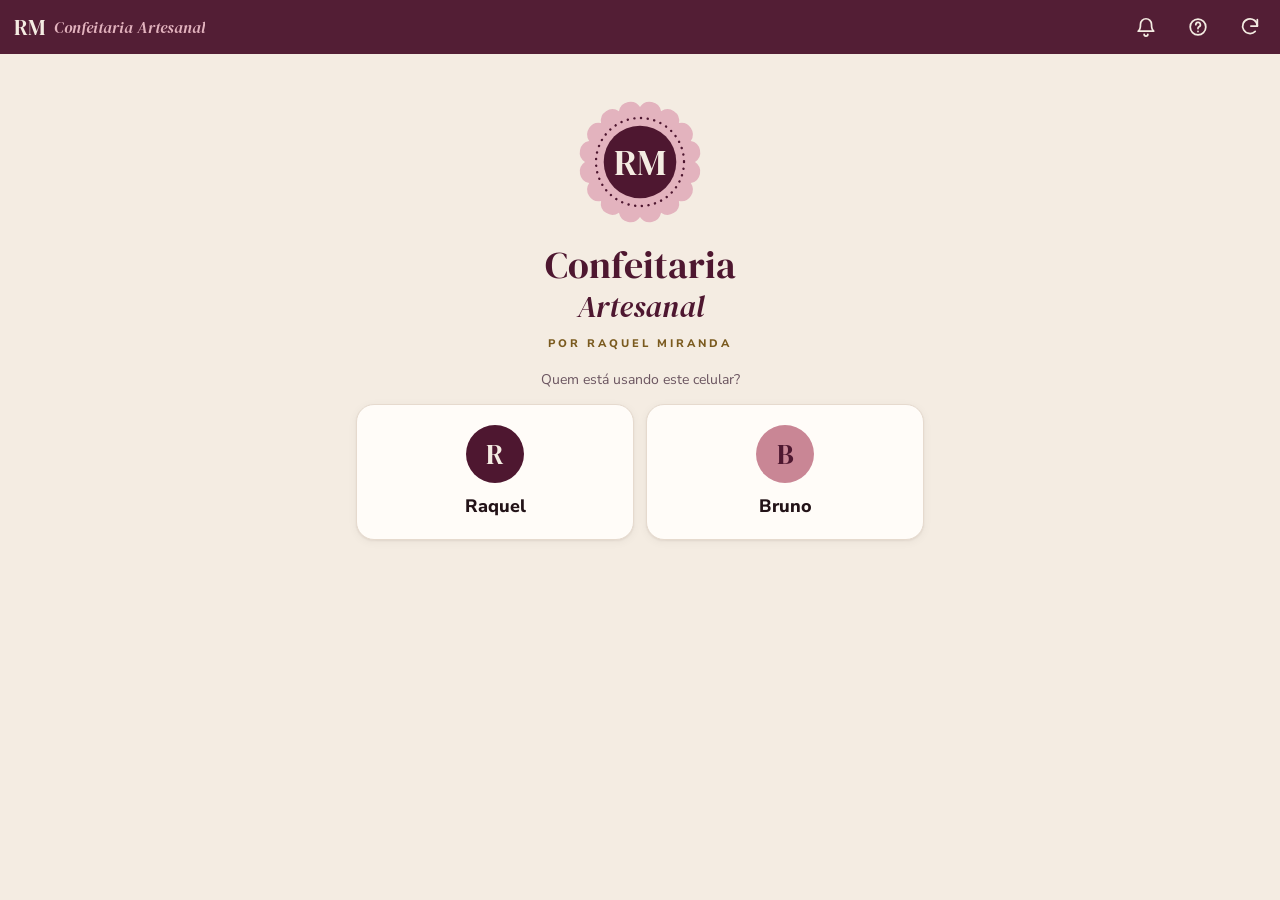
<file: index.html>
<!DOCTYPE html>
<html lang="pt-BR">
<head>
<meta charset="utf-8">
<meta name="viewport" content="width=device-width, initial-scale=1, maximum-scale=1, viewport-fit=cover">
<meta name="theme-color" content="#4E1730">
<title>RM</title>
<link rel="manifest" href="manifest.webmanifest">
<link rel="icon" type="image/png" sizes="192x192" href="icones/icone-192.png">
<link rel="apple-touch-icon" href="icones/apple-touch-icon.png">
<meta name="apple-mobile-web-app-capable" content="yes">
<meta name="mobile-web-app-capable" content="yes">
<meta name="apple-mobile-web-app-status-bar-style" content="black">
<meta name="apple-mobile-web-app-title" content="RM">
<script src="config.js"></script>
<link rel="preconnect" href="https://fonts.googleapis.com">
<link rel="stylesheet" href="https://fonts.googleapis.com/css2?family=DM+Serif+Display:ital@0;1&family=Nunito+Sans:wght@400;600;700;800&display=swap">
<style>
/* ============ Tokens da marca RM Confeitaria Artesanal ============ */
:root{
  --ameixa:#4E1730;--ameixa2:#6A2644;--rosa:#C98695;--rosaT:#E3B3BE;--rosaC:#F4E4E4;
  --linho:#F4ECE2;--papel:#FFFCF8;--tinta:#231318;--sub:#6B5560;--sub2:#8C7A80;--linha:#E6DACE;--ouro:#7A5A1E;
  --ok:#2E6B4F;--okC:#E1EFE6;--err:#A5281B;--errC:#FBE5E1;--av:#8A5A00;--avC:#FBEFD6;
  --serif:'DM Serif Display',Georgia,serif;--sans:'Nunito Sans',-apple-system,BlinkMacSystemFont,sans-serif;
  --r:16px;--r2:12px;--sh:0 1px 2px rgba(35,19,24,.06),0 2px 10px rgba(35,19,24,.05);
  --top:calc(54px + env(safe-area-inset-top,0px));--tab:64px;--safe:env(safe-area-inset-bottom,0px);
}
*{box-sizing:border-box;-webkit-tap-highlight-color:transparent}
html,body{margin:0;background:var(--linho);color:var(--tinta);font:16px/1.45 var(--sans);-webkit-font-smoothing:antialiased;text-rendering:optimizeLegibility}
body.noscroll{overflow:hidden}
button,input,select,textarea{font:inherit;color:inherit}
button{cursor:pointer}
a{color:var(--ameixa)}
:focus-visible{outline:3px solid var(--rosa);outline-offset:2px;border-radius:8px}
.hide{display:none!important}
.sr{position:absolute;width:1px;height:1px;overflow:hidden;clip:rect(0 0 0 0)}
svg.i{width:22px;height:22px;flex:0 0 auto;stroke:currentColor;fill:none;stroke-width:1.9;stroke-linecap:round;stroke-linejoin:round}
svg.i.s{width:18px;height:18px}

/* ============ Barra superior ============ */
.top{position:fixed;top:0;left:0;right:0;z-index:20;height:var(--top);padding-top:env(safe-area-inset-top,0px)!important;display:flex;align-items:center;gap:8px;padding:0 8px 0 14px;background:rgba(78,23,48,.97);color:var(--linho);backdrop-filter:saturate(1.4) blur(8px)}
.top .bm{display:flex;align-items:center;gap:9px;flex:1;min-width:0}
.top .bm-rm{font:22px/1 var(--serif);color:var(--linho)}
.top .bm-t{font:italic 16px/1 var(--serif);color:var(--rosaT);white-space:nowrap;overflow:hidden;text-overflow:ellipsis}
.top .tt{font:17px/1 var(--serif);flex:1;text-align:center}
.ib{width:44px;height:44px;border:0;border-radius:12px;background:none;color:inherit;display:flex;align-items:center;justify-content:center}
.ib:active{background:rgba(255,255,255,.12)}
.ib.spin svg{animation:spin .8s linear infinite}
@keyframes spin{to{transform:rotate(360deg)}}

/* ============ Página ============ */
main{padding:calc(var(--top) + 8px) 16px calc(var(--tab) + var(--safe) + 28px);max-width:600px;margin:0 auto}
body.form main{padding-bottom:calc(var(--safe) + 150px)}
.page{animation:in .18s ease-out}
@keyframes in{from{transform:translateY(6px)}to{transform:none}}
@media (prefers-reduced-motion:reduce){*{animation:none!important;transition:none!important}}
.lt{padding:10px 2px 14px}
.lt small{display:block;font-size:13px;font-weight:700;letter-spacing:.6px;text-transform:uppercase;color:var(--ouro)}
.lt h1{margin:2px 0 0;font:32px/1.1 var(--serif);font-weight:400;color:var(--ameixa)}
.lt p{margin:6px 0 0;color:var(--sub);font-size:15px}
.sec{margin:22px 0 10px;display:flex;align-items:baseline;justify-content:space-between;gap:10px}
.sec h2{margin:0;font:21px/1.2 var(--serif);font-weight:400;color:var(--ameixa)}
.sec .cnt{font-size:14px;color:var(--sub);font-weight:700}
.sec button.lk{border:0;background:none;color:var(--ameixa);font-weight:700;font-size:15px;padding:8px 0}
.card{background:var(--papel);border-radius:var(--r);box-shadow:var(--sh);padding:14px 16px;margin:0 0 10px}
.card.flat{box-shadow:none;border:1px solid var(--linha)}
.list{background:var(--papel);border-radius:var(--r);box-shadow:var(--sh);overflow:hidden;margin:0 0 10px}
.muted{color:var(--sub);font-size:14px}
.center{text-align:center}
.row{display:flex;gap:10px;align-items:center}
.grow{flex:1;min-width:0}

/* ============ Hero (semana) ============ */
.hero{background:var(--ameixa);color:var(--linho);border-radius:20px;padding:18px 18px 16px;position:relative;overflow:hidden;box-shadow:0 6px 20px rgba(78,23,48,.25)}
.hero .lbl{font-size:12px;font-weight:800;letter-spacing:1.4px;text-transform:uppercase;color:var(--rosaT)}
.hero .big{font:40px/1.05 var(--serif);margin:8px 0 2px}
.hero .big small{font:15px var(--sans);color:var(--rosaT);margin-left:4px}
.bar{height:8px;border-radius:4px;background:rgba(255,255,255,.16);overflow:hidden;margin:12px 0 12px}
.bar i{display:block;height:100%;border-radius:4px;background:var(--rosa);transition:width .6s ease}
.bar.ok i{background:#8FD0AE}
.hero .stats{display:flex;gap:18px;font-size:14px;color:var(--rosaT)}
.hero .stats b{display:block;font:20px/1.1 var(--serif);color:var(--linho)}
/* carimbo "Fornada nº" retirado em 03/10/2026 (marca final) */

/* ============ Atalhos ============ */
.tiles{display:grid;grid-template-columns:repeat(3,1fr);gap:10px;margin:12px 0 0}
.tile{border:0;background:var(--papel);box-shadow:var(--sh);border-radius:var(--r);padding:12px 10px 11px;text-align:left;display:flex;flex-direction:column;gap:6px;min-height:96px}
.tile .ic{width:34px;height:34px;border-radius:10px;background:var(--rosaC);color:var(--ameixa);display:flex;align-items:center;justify-content:center}
.tile b{font:24px/1 var(--serif);font-weight:400}
.tile span{font-size:13px;color:var(--sub);line-height:1.2}
.tile.alert .ic{background:var(--errC);color:var(--err)}
.tile.alert b{color:var(--err)}
.tile:active{transform:scale(.98)}

/* ============ Linhas de lista (tarefas, plano) ============ */
.li{display:flex;gap:12px;align-items:flex-start;padding:13px 16px;border-bottom:1px solid var(--linha);min-height:52px}
.li:last-child{border-bottom:0}
.li .tx{flex:1;min-width:0;font-size:16px;line-height:1.35}
.li .meta{display:flex;flex-wrap:wrap;gap:6px;margin-top:5px;font-size:13px;color:var(--sub);align-items:center}
.li.done .tx>span:first-child{text-decoration:line-through;color:var(--sub2)}
.li.tap{cursor:pointer}
.li.tap:active{background:var(--rosaC)}
.ck{width:28px;height:28px;flex:0 0 28px;border-radius:50%;border:2px solid var(--ameixa);background:#fff;display:flex;align-items:center;justify-content:center;color:#fff;margin-top:-2px;transition:background .15s,transform .15s;padding:0}
.ck svg{width:16px;height:16px;stroke-width:3;opacity:0}
.ck.on{background:var(--ameixa)}
.ck.on svg{opacity:1}
.ck:active{transform:scale(.9)}
.dot{width:28px;flex:0 0 28px;display:flex;justify-content:center;padding-top:7px}
.dot i{width:8px;height:8px;border-radius:50%;background:var(--rosa)}
.star{width:28px;height:28px;flex:0 0 28px;border-radius:50%;background:var(--rosaC);color:var(--ameixa);display:flex;align-items:center;justify-content:center}
.chev{color:var(--sub2);align-self:center}

/* ============ Pills ============ */
.pill{display:inline-flex;align-items:center;gap:4px;font-size:12px;font-weight:800;padding:3px 8px;border-radius:999px;background:var(--rosaC);color:var(--ameixa);white-space:nowrap;line-height:1.3}
.pill.ok{background:var(--okC);color:var(--ok)}
.pill.err{background:var(--errC);color:var(--err)}
.pill.av{background:var(--avC);color:var(--av)}
.pill.nd{background:#EEE8E4;color:var(--sub)}

/* ============ Pedido ============ */
.ord{background:var(--papel);border-radius:var(--r);box-shadow:var(--sh);padding:14px 16px 12px;margin:0 0 10px}
.ord .t{display:flex;justify-content:space-between;gap:10px;align-items:baseline}
.ord .t b{font-size:17px}
.ord .t .v{font:19px/1 var(--serif);color:var(--ameixa);white-space:nowrap}
.ord .it{margin:4px 0 8px;color:var(--tinta);font-size:15px;line-height:1.35}
.ord .mt{display:flex;flex-wrap:wrap;gap:6px;align-items:center;font-size:13px;color:var(--sub)}
.ord .ac{display:flex;gap:8px;margin-top:12px;align-items:center}
.etp{display:flex;align-items:center;gap:0;margin:2px 0 10px}
.etp .e{display:flex;align-items:center;gap:6px;font-size:13px;font-weight:700;color:var(--sub2);white-space:nowrap}
.etp .e i{width:18px;height:18px;border-radius:50%;border:2px solid #D9CBBE;box-sizing:border-box;display:flex;align-items:center;justify-content:center;flex:0 0 18px}
.etp .e.ok{color:var(--sub)} .etp .e.ok i{background:var(--ameixa);border-color:var(--ameixa)}
.etp .e.ok i svg{width:11px;height:11px;stroke:#fff;stroke-width:3}
.etp .e.at{color:var(--ameixa)} .etp .e.at i{border-color:var(--ameixa);background:var(--rosaC)}
.etp .ln{flex:1;height:2px;background:#E3D6C8;margin:0 6px;min-width:10px}
.etp .ln.ok{background:var(--ameixa)}
.pixb{border:0;cursor:pointer;font-family:inherit}
.stg{margin:14px 0 4px}
.stg .lab{display:block;font-size:12px;font-weight:800;letter-spacing:.6px;text-transform:uppercase;color:var(--sub);margin:0 0 8px}
.stg .seg{margin:0}
.ord.sai{animation:sai .28s ease-in forwards}
@keyframes sai{to{opacity:0;transform:translateX(24px)}}
.btn{display:flex;align-items:center;justify-content:center;gap:8px;width:100%;min-height:52px;border:0;border-radius:14px;padding:12px 18px;font-size:17px;font-weight:800;background:var(--ameixa);color:#fff;text-decoration:none}
.btn:active{background:var(--ameixa2)}
.btn:disabled{opacity:.45}
.btn.sec{background:var(--rosaC);color:var(--ameixa)}
.btn.ghost{background:none;color:var(--ameixa);border:1.5px solid var(--linha)}
.btn.danger{background:var(--errC);color:var(--err)}
.btn.sm{min-height:42px;font-size:15px;border-radius:12px;padding:8px 14px;width:auto;flex:1}
.btn.ok{background:var(--ok)}
.icb{width:42px;height:42px;flex:0 0 42px;border-radius:12px;border:1.5px solid var(--linha);background:var(--papel);color:var(--ameixa);display:flex;align-items:center;justify-content:center;text-decoration:none}
.icb.wa{color:#1E7A45}
.grp{position:sticky;top:var(--top);z-index:5;background:var(--linho);padding:12px 2px 8px;display:flex;justify-content:space-between;align-items:baseline}
.grp b{font:19px/1.2 var(--serif);font-weight:400;color:var(--ameixa)}
.grp span{font-size:13px;color:var(--sub);font-weight:700}

/* ============ Controles ============ */
.seg{display:flex;background:#EADFD3;border-radius:12px;padding:3px;margin:0 0 14px}
.seg button{flex:1;border:0;background:none;min-height:38px;border-radius:9px;font-size:15px;font-weight:700;color:var(--sub)}
.seg button.on{background:var(--papel);color:var(--ameixa);box-shadow:0 1px 3px rgba(0,0,0,.1)}
.chips{display:flex;flex-wrap:wrap;gap:8px}
.chips.scroll{flex-wrap:nowrap;overflow-x:auto;margin:0 -16px;padding:0 16px 2px;scrollbar-width:none}
.chips.scroll::-webkit-scrollbar{display:none}
.chip{border:1.5px solid var(--linha);background:var(--papel);border-radius:999px;min-height:40px;padding:8px 14px;font-size:15px;font-weight:700;color:var(--tinta);white-space:nowrap}
.chip.on{background:var(--ameixa);border-color:var(--ameixa);color:#fff}
.fld{margin:0 0 14px}
.fld>label,.lab{display:block;font-size:13px;font-weight:800;color:var(--sub);letter-spacing:.3px;text-transform:uppercase;margin:0 0 6px}
input,select,textarea{width:100%;font-size:17px;padding:13px 14px;border:1.5px solid var(--linha);border-radius:12px;background:#fff;color:var(--tinta);-webkit-appearance:none;appearance:none}
input:focus,select:focus,textarea:focus{outline:none;border-color:var(--rosa);box-shadow:0 0 0 3px rgba(201,134,149,.22)}
textarea{min-height:84px;resize:vertical}
.money{position:relative}
.money span{position:absolute;left:14px;top:50%;transform:translateY(-50%);color:var(--sub);font-weight:700}
.money input{padding-left:44px;font:26px var(--serif)}
.falta{border-color:var(--err)!important;animation:shake .3s}
@keyframes shake{25%{transform:translateX(-4px)}75%{transform:translateX(4px)}}
.tog{display:flex;align-items:center;justify-content:space-between;gap:12px;min-height:52px}
.tog .tx b{display:block;font-size:16px}
.tog .tx span{font-size:13px;color:var(--sub)}
.sw{width:52px;height:32px;flex:0 0 52px;border-radius:16px;background:#D9CCC2;border:0;position:relative;transition:background .2s}
.sw::after{content:"";position:absolute;top:3px;left:3px;width:26px;height:26px;border-radius:50%;background:#fff;box-shadow:0 1px 3px rgba(0,0,0,.2);transition:left .2s}
.sw.on{background:var(--ok)}.sw.on::after{left:23px}
details.more{margin:6px 0 0}
details.more>summary{list-style:none;display:flex;align-items:center;gap:6px;min-height:44px;font-weight:800;color:var(--ameixa);cursor:pointer}
details.more>summary::-webkit-details-marker{display:none}
details.more>summary svg{transition:transform .2s}
details.more[open]>summary svg{transform:rotate(90deg)}

/* Autocomplete */
.ac-list{margin:6px 0 0;border:1.5px solid var(--linha);border-radius:12px;background:#fff;overflow:hidden}
.ac-list button{display:flex;width:100%;align-items:center;gap:10px;border:0;border-bottom:1px solid var(--linha);background:#fff;min-height:48px;padding:10px 14px;text-align:left;font-size:16px}
.ac-list button:last-child{border-bottom:0}
.ac-list button:active{background:var(--rosaC)}
.ac-list .av{width:30px;height:30px;border-radius:50%;background:var(--rosaC);color:var(--ameixa);font:15px var(--serif);display:flex;align-items:center;justify-content:center}
.aviso{display:flex;gap:10px;align-items:flex-start;background:var(--rosaC);color:var(--ameixa);border-radius:12px;padding:11px 12px;font-size:14px;font-weight:700;margin:10px 0 0}
.aviso.av{background:var(--avC);color:var(--av)}
.msgc{background:var(--papel);border-radius:var(--r);box-shadow:var(--sh);padding:16px;margin:0 0 14px}
.msgc h2{margin:0;font:21px/1.2 var(--serif);font-weight:400;color:var(--ameixa)}
.msgc .onde{margin:4px 0 12px;color:var(--sub);font-size:14px;line-height:1.4}
.msgc textarea{min-height:110px;font-size:16px;line-height:1.45}
.msgc .cps{display:flex;flex-wrap:wrap;gap:6px;margin:10px 0 0;align-items:center}
.msgc .cps span{font-size:13px;color:var(--sub);font-weight:700;margin-right:2px}
.msgc .cps button{border:1.5px dashed var(--rosa);background:var(--rosaC);color:var(--ameixa);border-radius:999px;min-height:34px;padding:4px 12px;font-size:14px;font-weight:800}
.bolha{background:#E3F6D8;border-radius:4px 14px 14px 14px;padding:10px 12px;font-size:15px;line-height:1.45;white-space:pre-wrap;color:#1f2a1b;margin:6px 0 0;max-width:92%}
.prev{margin:14px 0 0}.prev .lab{font-size:12px;font-weight:800;letter-spacing:.6px;text-transform:uppercase;color:var(--sub)}
.msgc .acs{display:flex;gap:10px;align-items:center;margin-top:14px}

/* Produtos */
.prod{display:flex;align-items:center;gap:10px;padding:12px 16px;border-bottom:1px solid var(--linha);transition:background .15s}
.prod:last-child{border-bottom:0}
.prod.sel{background:#FBF1F1}
.prod .nm{font-size:16px;line-height:1.3}
.prod .pr{font-size:14px;color:var(--sub)}
.step{display:flex;align-items:center;gap:4px}
.step button{width:40px;height:40px;border-radius:50%;border:1.5px solid var(--linha);background:#fff;color:var(--ameixa);display:flex;align-items:center;justify-content:center;padding:0}
.step button.plus{background:var(--ameixa);border-color:var(--ameixa);color:#fff}
.step output{min-width:26px;text-align:center;font:20px var(--serif);visibility:hidden}
.prod.sel .step output{visibility:visible}
.step .mn{visibility:hidden}
.prod.sel .step .mn{visibility:visible}

/* Opções grandes (retirada, categoria) */
.opts{display:grid;grid-template-columns:1fr 1fr;gap:10px}
.opt{border:1.5px solid var(--linha);background:var(--papel);border-radius:14px;padding:12px;text-align:left;display:flex;flex-direction:column;gap:3px;min-height:64px}
.opt b{font-size:16px}
.opt span{font-size:13px;color:var(--sub)}
.opt svg{color:var(--ameixa);margin-bottom:4px}
.opt.on{border-color:var(--ameixa);background:#FBF1F1;box-shadow:inset 0 0 0 1px var(--ameixa)}

/* Barra de ação fixa (formulários) */
.actbar{position:fixed;left:0;right:0;bottom:var(--kb,0px);z-index:15;background:rgba(255,252,248,.97);backdrop-filter:blur(8px);border-top:1px solid var(--linha);padding:10px 16px calc(10px + var(--safe))}
.actbar .in{max-width:600px;margin:0 auto;display:flex;align-items:center;gap:12px}
.actbar .sum{flex:1;min-width:0}
.actbar .sum b{display:block;font:24px/1.1 var(--serif);color:var(--ameixa)}
.actbar .sum span{font-size:13px;color:var(--sub);display:block;white-space:nowrap;overflow:hidden;text-overflow:ellipsis}
.actbar .sum span.err{color:var(--err);font-weight:700}
.actbar .btn{width:auto;flex:0 0 auto;padding:12px 22px}

/* ============ Tab bar ============ */
.tabs{position:fixed;left:0;right:0;bottom:var(--kb,0px);z-index:15;background:rgba(255,252,248,.97);backdrop-filter:blur(8px);border-top:1px solid var(--linha);display:flex;justify-content:space-around;padding:6px 4px calc(6px + var(--safe));height:calc(var(--tab) + var(--safe))}
body.form .tabs,body.digitando .tabs{display:none}
.tabs button{flex:1;border:0;background:none;display:flex;flex-direction:column;align-items:center;justify-content:center;gap:3px;font-size:11px;font-weight:700;color:var(--sub2);min-width:0}
.tabs button.on{color:var(--ameixa)}
.tabs button.on svg{stroke-width:2.3}
.tabs .fab{flex:0 0 auto;margin:-18px 6px 0;width:58px;height:58px;border-radius:50%;background:var(--ameixa);color:#fff;box-shadow:0 6px 16px rgba(78,23,48,.35);align-self:flex-start}
.tabs .fab svg{width:28px;height:28px;stroke-width:2.4}
.tabs .fab:active{transform:scale(.95)}

/* ============ Sheet (painel que sobe) ============ */
#sheet{position:fixed;inset:0;z-index:40;pointer-events:none}
#sheet .bg{position:absolute;inset:0;background:rgba(35,19,24,.4);opacity:0;transition:opacity .22s}
#sheet .sh{position:absolute;left:0;right:0;bottom:0;max-height:88vh;max-height:calc(100dvh - env(safe-area-inset-top,0px) - 44px);overflow-y:auto;-webkit-overflow-scrolling:touch;overscroll-behavior:contain;background:var(--papel);border-radius:22px 22px 0 0;padding:8px 18px calc(18px + var(--safe));transform:translateY(100%);transition:transform .26s cubic-bezier(.2,.8,.2,1);max-width:600px;margin:0 auto}
#sheet.open{pointer-events:auto}
#sheet.open .bg{opacity:1}
#sheet.open .sh{transform:none}
.grab{width:40px;height:5px;border-radius:3px;background:#DDD0C6;margin:0 auto 12px}
.shhd{position:sticky;top:-8px;z-index:3;margin:-8px -18px 4px;padding:8px 18px 0;min-height:52px;background:var(--papel);border-radius:22px 22px 0 0;touch-action:none;cursor:grab}
.shhd .grab{margin-bottom:6px}
.shx{position:absolute;top:6px;right:10px;width:40px;height:40px;border:0;border-radius:50%;background:var(--linho);color:var(--tinta);display:flex;align-items:center;justify-content:center;padding:0}
.shx svg{width:20px;height:20px;fill:none;stroke:currentColor;stroke-width:2.2;stroke-linecap:round}

.sh h3{margin:2px 0 4px;font:24px/1.2 var(--serif);font-weight:400;color:var(--ameixa)}
.sh .desc{margin:0 0 16px;color:var(--sub);font-size:15px}
.menu{display:flex;flex-direction:column;gap:10px;margin:8px 0 0}
.mi{display:flex;align-items:center;gap:14px;width:100%;border:0;background:#fff;border:1.5px solid var(--linha);border-radius:14px;padding:12px 14px;min-height:60px;text-align:left;text-decoration:none;color:var(--tinta)}
.mi .ic{width:40px;height:40px;border-radius:12px;background:var(--rosaC);color:var(--ameixa);display:flex;align-items:center;justify-content:center;flex:0 0 40px}
.mi b{display:block;font-size:16px}
.mi span{font-size:13px;color:var(--sub)}
.mi.danger .ic{background:var(--errC);color:var(--err)}
.mi.danger b{color:var(--err)}
.mi:active{background:var(--rosaC)}
.sucesso{width:64px;height:64px;border-radius:50%;background:var(--okC);color:var(--ok);display:flex;align-items:center;justify-content:center;margin:8px auto 10px}
.sucesso svg{width:34px;height:34px;stroke-width:2.6}
.btns{display:flex;flex-direction:column;gap:10px;margin-top:16px}
.why{background:var(--rosaC);border-radius:14px;padding:14px 16px;margin:4px 0 14px}
.why .lab{display:flex;align-items:center;gap:6px;font-size:12px;font-weight:800;letter-spacing:.6px;text-transform:uppercase;color:var(--ameixa);margin:0 0 6px}
.why p{margin:0;font-size:16px;line-height:1.5;color:var(--tinta)}
.why.vz p{color:var(--sub);font-size:15px}
.dl{margin:0 0 14px;border-top:1px solid var(--linha)}
.dl div{display:flex;gap:12px;padding:10px 0;border-bottom:1px solid var(--linha);font-size:15px;line-height:1.4}
.dl dt{flex:0 0 96px;color:var(--sub);font-weight:700;font-size:13px;padding-top:1px}
.dl dd{margin:0;flex:1;min-width:0}
.ctx{display:flex;gap:12px;align-items:flex-start;padding:12px 0;border-bottom:1px solid var(--linha)}
.ctx .ic{width:34px;height:34px;flex:0 0 34px;border-radius:10px;background:var(--rosaC);color:var(--ameixa);display:flex;align-items:center;justify-content:center}
.ctx small{display:block;font-size:12px;font-weight:800;letter-spacing:.5px;text-transform:uppercase;color:var(--ouro)}
.ctx b{display:block;font-size:15px;color:var(--ameixa)}
.ctx span{font-size:14px;color:var(--sub)}
.sh .tipo{display:inline-block;margin:0 0 6px}
.pdf{display:flex;align-items:center;gap:10px;margin:0 0 14px;padding:11px 14px;border:1.5px solid var(--linha);border-radius:14px;background:#fff;color:var(--ameixa);text-decoration:none;font-weight:800;font-size:15px}
.pdf .grow{flex:1}
.pdf span.s{display:block;font-weight:600;font-size:13px;color:var(--sub)}

.addx{display:flex;align-items:center;justify-content:center;gap:8px;width:100%;min-height:52px;border:0;border-top:1px dashed var(--linha);background:#fff;color:var(--ameixa);font-weight:800;font-size:15px}
.addx:active{background:var(--rosaC)}
.xtra{align-items:flex-start}
.xtra input{min-height:42px;padding:8px 12px;font-size:16px}
.xtra .xp{width:88px;flex:0 0 88px}
.xtra .xr{border:0;background:none;color:var(--sub);padding:8px;margin-left:auto}
.xtra .step{margin-top:1px}
.xtra .step output,.xtra .step .mn{visibility:visible}
.hist{background:var(--papel);border-radius:var(--r);box-shadow:var(--sh);padding:12px 16px;margin:0 0 8px;display:block;width:100%;border:0;text-align:left;color:var(--tinta)}
.hist:active{background:var(--rosaC)}
.hist .t{display:flex;justify-content:space-between;gap:10px;align-items:baseline}
.hist .t b{font-size:16px}
.hist .t .v{font:17px/1 var(--serif);color:var(--ameixa);white-space:nowrap}
.hist .it{margin:3px 0 6px;font-size:14px;color:var(--sub);line-height:1.35}
.hist.canc .t b,.hist.canc .t .v{color:var(--sub2);text-decoration:line-through}
.itl{margin:0 0 14px;padding:0;list-style:none;border-top:1px solid var(--linha)}
.itl li{display:flex;gap:10px;padding:9px 0;border-bottom:1px solid var(--linha);font-size:15px}
.itl li b{min-width:30px;color:var(--ameixa)}
/* Ajuda */
.ask{position:relative}
.ask textarea{min-height:52px;padding-right:58px;resize:none}
.ask .send{position:absolute;right:6px;bottom:6px;width:44px;height:44px;border-radius:12px;border:0;background:var(--ameixa);color:#fff;display:flex;align-items:center;justify-content:center}
.ask .send:disabled{opacity:.4}
.sug{display:flex;flex-wrap:wrap;gap:8px;margin:12px 0 4px}
.sug button{border:1.5px solid var(--linha);background:var(--papel);border-radius:999px;padding:8px 12px;font-size:14px;font-weight:700;color:var(--ameixa);text-align:left}
.chat{display:flex;flex-direction:column;gap:10px;margin:14px 0 0}
.bol{max-width:88%;padding:11px 14px;border-radius:16px;font-size:15.5px;line-height:1.5;white-space:normal}
.bol.eu{align-self:flex-end;background:var(--ameixa);color:#fff;border-bottom-right-radius:4px}
.bol.ia{align-self:flex-start;background:#fff;border:1.5px solid var(--linha);border-bottom-left-radius:4px}
.bol.ia small{display:block;margin-top:8px;font-size:12px;color:var(--sub)}
.bol.ia ol,.bol.ia ul{margin:6px 0;padding-left:20px}
.bol.ia p{margin:0 0 6px}.bol.ia p:last-of-type{margin:0}
.dots3{display:inline-flex;gap:4px}.dots3 i{width:7px;height:7px;border-radius:50%;background:var(--rosa);animation:pul 1s infinite}.dots3 i:nth-child(2){animation-delay:.15s}.dots3 i:nth-child(3){animation-delay:.3s}
@keyframes pul{0%,100%{opacity:.3}50%{opacity:1}}
.faq{margin:0 0 8px}
.faq details{background:#fff;border-bottom:1px solid var(--linha)}
.faq details:last-child{border-bottom:0}
.faq summary{list-style:none;padding:13px 16px;font-size:15.5px;font-weight:700;display:flex;gap:10px;align-items:flex-start;cursor:pointer}
.faq summary::-webkit-details-marker{display:none}
.faq summary svg{flex:0 0 auto;margin-top:2px;color:var(--sub2);transition:transform .15s}
.faq details[open] summary svg{transform:rotate(90deg)}
.faq details p{margin:0;padding:0 16px 14px 42px;font-size:15px;line-height:1.55;color:var(--tinta)}
.faq .cat{font-size:12px;font-weight:800;letter-spacing:.6px;text-transform:uppercase;color:var(--ouro);margin:18px 2px 8px}
/* ============ Toast ============ */
.toast{position:fixed;left:16px;right:16px;bottom:calc(var(--tab) + var(--safe) + 14px + var(--kb,0px));z-index:50;background:var(--tinta);color:#fff;padding:12px 14px 12px 16px;border-radius:14px;display:flex;align-items:center;gap:12px;box-shadow:0 8px 24px rgba(0,0,0,.25);opacity:0;transform:translateY(12px);transition:.22s;pointer-events:none;max-width:568px;margin:0 auto;font-size:15px}
body.form .toast{bottom:calc(var(--safe) + 96px + var(--kb,0px))}
.toast.show{opacity:1;transform:none;pointer-events:auto}
.toast.err{background:var(--err)}
.toast span{flex:1}
.toast button{border:0;background:none;color:var(--rosaT);font-weight:800;font-size:15px;padding:6px}

/* ============ Esqueleto, vazio, erro ============ */
.sk{border-radius:var(--r);background:linear-gradient(90deg,#EDE3D8 25%,#F6EEE6 50%,#EDE3D8 75%);background-size:200% 100%;animation:sk 1.2s infinite;margin:0 0 10px}
@keyframes sk{to{background-position:-200% 0}}
.vazio{text-align:center;padding:26px 16px;color:var(--sub)}
.vazio .ic{width:56px;height:56px;border-radius:50%;background:var(--rosaC);color:var(--ameixa);display:flex;align-items:center;justify-content:center;margin:0 auto 10px}
.vazio b{display:block;color:var(--tinta);font-size:17px;margin-bottom:4px}
.vazio .btn{margin-top:14px}

/* ============ Entrada ============ */
.hero-m{display:flex;flex-direction:column;align-items:center;padding:34px 0 18px;gap:8px}
.hero-m .selo{width:132px;height:132px;display:block}
.hero-m .selo-l{display:flex;align-items:center;gap:14px}
.hero-m .n1{font:38px/1 var(--serif);color:var(--ameixa);margin-top:10px}
.hero-m .n2{font:italic 30px/1 var(--serif);color:var(--ameixa)}
.clube-p{width:40px;height:40px;flex:0 0 auto}
.hero-m .n3{font-size:11px;font-weight:800;letter-spacing:3px;color:var(--ouro);margin-top:6px}
.pinput{text-align:center;letter-spacing:14px;font:30px var(--serif);padding:14px}
.quem{display:grid;grid-template-columns:1fr 1fr;gap:12px}
.quem button{border:1.5px solid var(--linha);background:var(--papel);border-radius:18px;padding:20px 10px;display:flex;flex-direction:column;align-items:center;gap:10px;font-size:18px;font-weight:800;box-shadow:var(--sh)}
.quem .av{width:58px;height:58px;border-radius:50%;background:var(--ameixa);color:var(--linho);font:28px var(--serif);display:flex;align-items:center;justify-content:center}
.quem button:nth-child(2) .av{background:var(--rosa);color:var(--ameixa)}

/* ============ Produção (cartão na Hoje, livres no pedido) ============ */
.prod-est .li{align-items:center}.prod-est .tx small{display:block;font-size:13px;margin-top:2px}.pe-n{text-align:right;min-width:72px}.pe-n b{display:block;font:26px/1 var(--serif);color:var(--ameixa)}.pe-n b.neg{color:var(--err)}.pe-n b.av{color:var(--av)}.pe-n span{font-size:12px;color:var(--sub)}
.mx-al{display:flex!important;gap:4px;align-items:flex-start;color:var(--av);font-weight:700}.mx-al.err{color:var(--err)}.mx-al svg{width:15px;height:15px;flex:0 0 15px;margin-top:1px}
.pr-est{font-size:13px;color:var(--ok);margin-left:6px;font-weight:600}.pr-est.neg{color:var(--err)}.step.big{justify-content:flex-start;gap:12px}.step.big input{width:96px;text-align:center;font-size:22px;padding:8px}
/* ============ Custos e fichas (24/10/2026) ============ */
.cu-li{align-items:center}.cu-li .tx b{display:block;font-size:15px;font-weight:700}.cu-li .tx small{display:block;margin-top:2px}
.cu-mg{text-align:right;flex:0 0 auto}.cu-mg b{display:block;font:20px/1.1 var(--serif);color:var(--ameixa);font-weight:400}.cu-mg span{font-size:12px;color:var(--sub)}
.cu-bar{height:6px;border-radius:3px;background:var(--linha);margin-top:7px;overflow:hidden;max-width:180px}.cu-bar i{display:block;height:100%;background:var(--ok)}.cu-bar.av i{background:var(--av)}
.cu-res{display:grid;grid-template-columns:1fr 1fr 1fr;gap:8px;margin:14px 0 0}.cu-res div{background:var(--rosaC);border-radius:12px;padding:9px 10px}.cu-res span{font-size:12px;color:var(--sub);display:block}.cu-res b{font:19px/1.2 var(--serif);color:var(--ameixa);font-weight:400}
.cu-rc{display:grid;grid-template-columns:1fr 104px 66px 32px;gap:6px;align-items:center;padding:8px 0;border-bottom:1px solid var(--linha);font-size:14px}
.cu-q{display:flex;align-items:center;gap:4px}.cu-q input{width:100%;min-width:0;padding:7px 8px;text-align:right;font-size:15px}.cu-q small{font-size:12px;color:var(--sub);min-width:18px}
.cu-c{text-align:right;color:var(--sub);font-variant-numeric:tabular-nums}.cu-x{width:32px;height:32px;color:var(--sub)}
/* ============ Gestão ============ */
/* Gráficos (Gestão › Gráficos) */
#gSeg button{font-size:13.5px;padding:0 2px}
.gr-tit{font:700 13px var(--sans);letter-spacing:.06em;text-transform:uppercase;color:var(--ouro);margin:6px 2px 8px}
.gr-prog{height:8px;background:#EADFD3;border-radius:6px;margin:10px 0 4px;overflow:hidden}.gr-prog span{display:block;height:100%;background:var(--ameixa);border-radius:6px}
.gr-card{background:var(--papel);border-radius:var(--r);box-shadow:var(--sh);padding:14px 14px 10px;margin:14px 0}
.gr-card h3{margin:0;font:400 21px/1.2 var(--serif);color:var(--ameixa)}
.gr-sub{margin:3px 0 8px;font-size:13.5px;color:var(--sub)}
.gr-nota{margin:6px 0 2px;font-size:12.5px;color:var(--sub)}
.gr-svg{display:block;width:100%;height:auto;overflow:visible}
.gr-grid{stroke:#EFE6DC;stroke-width:1}.gr-base{stroke:#CDBFB2;stroke-width:1}
.gr-ax{font:600 10.5px var(--sans);fill:var(--sub)}.gr-val{font:800 11.5px var(--sans);fill:var(--tinta)}
.gr-bar{fill:var(--ameixa)}.gr-bar.atual{fill:var(--ameixa2)}.gr-bar2{fill:var(--rosa)}
.gr-meta{stroke:var(--ouro);stroke-width:1.5;stroke-dasharray:5 4}
.gr-line{fill:none;stroke:var(--ameixa);stroke-width:2;stroke-linejoin:round;stroke-linecap:round}
.gr-dot{fill:var(--ameixa);stroke:var(--papel);stroke-width:2}
.gr-hit{cursor:pointer}
.gr-leg{display:flex;gap:16px;font-size:13px;color:var(--sub);margin:0 0 4px}.gr-leg i{display:inline-block;width:10px;height:10px;border-radius:3px;margin-right:6px;vertical-align:-1px}
.gr-k1{background:var(--ameixa)}.gr-k2{background:var(--rosa)}
.gr-hb{display:flex;flex-direction:column;gap:9px;margin-top:4px}
.gr-hr{display:grid;grid-template-columns:minmax(0,36%) 1fr 96px;align-items:center;gap:8px;font-size:13.5px}
.gr-hl{overflow:hidden;text-overflow:ellipsis;white-space:nowrap;color:var(--tinta)}
.gr-ht{position:relative;height:12px;background:#F1E9E0;border-radius:6px}.gr-ht span{position:absolute;left:0;top:0;bottom:0;background:var(--ameixa);border-radius:0 6px 6px 0;min-width:3px}
.gr-ht em{position:absolute;top:-4px;bottom:-4px;border-left:1.5px dashed var(--ouro)}
.gr-hv{font-weight:800;font-size:13px;white-space:nowrap;color:var(--tinta);text-align:right}
.gr-tab{width:100%;border-collapse:collapse;font-size:14px}.gr-tab th{text-align:left;font-size:12px;color:var(--sub);font-weight:700;padding:4px 0}.gr-tab td{padding:7px 0;border-top:1px solid var(--linha)}.gr-tab td+td,.gr-tab th+th{text-align:right}
.gr-tip{position:fixed;z-index:80;background:var(--tinta);color:#fff;font-size:13px;font-weight:700;padding:7px 10px;border-radius:9px;pointer-events:none;opacity:0;transition:opacity .12s;max-width:260px}
.gr-tip.on{opacity:1}
.kpis{display:grid;grid-template-columns:1fr 1fr;gap:10px}
.kpi{background:var(--papel);border-radius:14px;box-shadow:var(--sh);padding:12px 13px}
.kpi .n{font-size:13px;color:var(--sub);font-weight:700;line-height:1.25}
.kpi .v{font:26px/1.15 var(--serif);color:var(--ameixa);margin:4px 0 2px}
.kpi .m{font-size:12px;color:var(--sub)}
.kpi .pill{margin-top:6px}
.tbl{width:100%;border-collapse:collapse;font-size:15px}
.tbl td{padding:9px 2px;border-bottom:1px solid var(--linha)}
.tbl td:last-child{text-align:right;white-space:nowrap;font-variant-numeric:tabular-nums}
.tbl tr.b td{font-weight:800}
.tbl tr.b td:first-child{color:var(--ameixa)}
.painel{margin:0 -16px;border-radius:0;overflow:hidden}
.pauta{margin:0;padding-left:22px}.pauta li{margin:6px 0}
.mes{background:var(--papel);border-radius:var(--r);box-shadow:var(--sh);margin:0 0 12px;overflow:hidden}
.mes>summary{list-style:none;padding:14px 16px;display:flex;align-items:center;gap:12px;cursor:pointer}
.mes>summary::-webkit-details-marker{display:none}
.mes>summary .tt{flex:1;min-width:0}
.mes>summary b{display:block;font:20px/1.2 var(--serif);font-weight:400;color:var(--ameixa);text-transform:capitalize}
.mes>summary span{font-size:13px;color:var(--sub)}
.mes>summary svg{transition:transform .2s;color:var(--sub2)}
.mes[open]>summary svg{transform:rotate(90deg)}
.mes.now{box-shadow:inset 0 0 0 2px var(--ameixa),var(--sh)}
.ring{width:42px;height:42px;flex:0 0 42px}
.wk{padding:10px 16px 4px;font-size:12px;font-weight:800;letter-spacing:.6px;text-transform:uppercase;color:var(--ouro);border-top:1px solid var(--linha)}
</style>
</head>
<body>
<header class="top">
  <button id="bBack" class="ib hide" aria-label="Fechar"></button>
  <div class="bm" id="bm" aria-label="RM Confeitaria Artesanal"><span class="bm-rm">RM</span><span class="bm-t">Confeitaria Artesanal</span></div>
  <div class="tt hide" id="tTitle"></div>
  <button id="bAvisos" class="ib" aria-label="Avisos no celular"></button>
  <button id="bHelp" class="ib" aria-label="Ajuda"></button>
  <button id="bRef" class="ib" aria-label="Atualizar"></button>
</header>
<main id="app"></main>
<nav class="tabs hide" id="tabs" aria-label="Navegação">
  <button data-v="hoje"></button>
  <button data-v="pedidos"></button>
  <button class="fab" id="fab" aria-label="Registrar"></button>
  <button data-v="mural"></button>
  <button data-v="gestao"></button>
</nav>
<div id="sheet" aria-hidden="true"></div>
<div id="toast" class="toast" role="status" aria-live="polite"><span></span><button class="hide"></button></div>

<script>
/* =================== Ícones =================== */
var IC = {
  bell: '<path d="M6 9a6 6 0 0 1 12 0c0 6 2.5 7.5 2.5 7.5h-17S6 15 6 9z"/><path d="M10 20a2 2 0 0 0 4 0"/>',
  home: '<path d="M3 10.5 12 3l9 7.5V20a1 1 0 0 1-1 1h-5v-6h-6v6H4a1 1 0 0 1-1-1z"/>',
  bag: '<path d="M5.5 7.5h13l-1 13h-11z"/><path d="M9 7.5a3 3 0 0 1 6 0"/>',
  plus: '<path d="M12 5v14M5 12h14"/>',
  cal: '<rect x="3" y="4.5" width="18" height="16.5" rx="2.5"/><path d="M3 9.5h18M8 2.5v4M16 2.5v4"/>',
  chart: '<path d="M4 20V11M10 20V5M16 20v-6M3 20.5h18"/>',
  check: '<path d="M5 12.5l4.5 4.5L19 7.5"/>',
  refresh: '<path d="M20 11a8 8 0 1 0-2.3 5.7"/><path d="M20 4v7h-7"/>',
  x: '<path d="M6 6l12 12M18 6 6 18"/>',
  more: '<circle cx="5.5" cy="12" r="1.2"/><circle cx="12" cy="12" r="1.2"/><circle cx="18.5" cy="12" r="1.2"/>',
  wa: '<path d="M4 20l1.3-4A8 8 0 1 1 8 18.7z"/><path d="M9 9.5c0 3 2.5 5.5 5.5 5.5l1-1.5-2-1-1 .8a4 4 0 0 1-2-2l.8-1-1-2z"/>',
  pix: '<path d="M12 2.8 21.2 12 12 21.2 2.8 12z"/><path d="M8.5 12 12 8.5 15.5 12 12 15.5z"/>',
  clock: '<circle cx="12" cy="12" r="8.5"/><path d="M12 7.5V12l3 2"/>',
  box: '<path d="M3.5 7.5 12 3l8.5 4.5v9L12 21l-8.5-4.5z"/><path d="M3.5 7.5 12 12l8.5-4.5M12 12v9"/>',
  star: '<path d="m12 3.5 2.6 5.3 5.9.9-4.3 4.1 1 5.8L12 16.9l-5.2 2.7 1-5.8-4.3-4.1 5.9-.9z"/>',
  receipt: '<path d="M6 3h12v18l-3-2-3 2-3-2-3 2z"/><path d="M9 8h6M9 12h6"/>',
  task: '<rect x="3.5" y="3.5" width="17" height="17" rx="4"/><path d="M8 12l3 3 5-6"/>',
  search: '<circle cx="11" cy="11" r="7"/><path d="m20 20-3.5-3.5"/>',
  edit: '<path d="M4 20h4L19 9l-4-4L4 16z"/>',
  trash: '<path d="M4 7h16M9 7V4h6v3M6 7l1 13h10l1-13"/>',
  chev: '<path d="m9 6 6 6-6 6"/>',
  back: '<path d="m15 6-6 6 6 6"/>',
  alert: '<path d="M12 3.5 2.5 20h19z"/><path d="M12 10v4.5M12 17.5v.3"/>',
  gift: '<rect x="3.5" y="8" width="17" height="4.5" rx="1"/><path d="M5 12.5v8h14v-8M12 8v12.5M12 8S10.5 3.5 8 4.5 9 8 12 8zm0 0s1.5-4.5 4-3.5S15 8 12 8z"/>',
  user: '<circle cx="12" cy="8" r="4"/><path d="M4 21a8 8 0 0 1 16 0"/>',
  flame: '<path d="M12 3c1 4 5 5.5 5 10.5a5 5 0 0 1-10 0c0-3 2-4.2 2.3-7 1.5 1 2.2 2.4 2.2 4"/>',
  mega: '<path d="M3 10v4h4l7 4.5V5.5L7 10z"/><path d="M18 9a4 4 0 0 1 0 6"/>',
  tool: '<path d="M14.5 5.5a4 4 0 0 0 5 5l-9.5 9.5-3.5-3.5 9.5-9.5a4 4 0 0 0-1.5-1.5z"/>',
  bank: '<path d="M3 10h18M5 10v8M9.5 10v8M14.5 10v8M19 10v8M3 20.5h18M12 3l9 5H3z"/>',
  dots: '<circle cx="6" cy="12" r="1.5"/><circle cx="12" cy="12" r="1.5"/><circle cx="18" cy="12" r="1.5"/>',
  cake: '<path d="M4 20.5h16v-8H4z"/><path d="M4 15.5c2 1.5 4 1.5 6 0s4-1.5 6 0 3 1.5 4 0M12 12.5V9M12 6.5v-.1"/>',
  week: '<rect x="3" y="4.5" width="18" height="16.5" rx="2.5"/><path d="M3 9.5h18M7.5 14h2M11 14h2M14.5 14h2M7.5 17.5h2"/>',
  info: '<circle cx="12" cy="12" r="8.5"/><path d="M12 11v5.5M12 7.8v.2"/>',
  doc: '<path d="M6 3h8l4 4v14H6z"/><path d="M14 3v4h4M9 12h6M9 16h6"/>',
  flag: '<path d="M5 21V4M5 4h11l-2 4 2 4H5"/>',
  help: '<circle cx="12" cy="12" r="8.5"/><path d="M9.6 9.5a2.5 2.5 0 1 1 3.4 2.3c-.6.3-1 .8-1 1.5v.4M12 16.8v.2"/>',
  send: '<path d="M4 12 20 4l-6 16-3-7z"/><path d="m11 13 9-9"/>',
  repeat: '<path d="M17 2.5 20.5 6 17 9.5"/><path d="M3.5 11V9.5a3.5 3.5 0 0 1 3.5-3.5h13.5M7 21.5 3.5 18 7 14.5"/><path d="M20.5 13v1.5a3.5 3.5 0 0 1-3.5 3.5H3.5"/>',
  undo: '<path d="M9 14 4 9l5-5"/><path d="M4 9h10.5a5.5 5.5 0 0 1 0 11H11"/>',
  out: '<path d="M14 4h5a1 1 0 0 1 1 1v14a1 1 0 0 1-1 1h-5M10 16l4-4-4-4M14 12H4"/>'
};
function ic(n, cls) { return '<svg class="i' + (cls ? ' ' + cls : '') + '" viewBox="0 0 24 24" aria-hidden="true">' + (IC[n] || '') + '</svg>'; }

/* =================== Utilitários =================== */
var S = { pin: null, pessoa: null, boot: null, view: 'hoje', prev: 'hoje', h: null, ps: null, pf: { f: 'todos', q: '' } };
var $ = function (s, el) { return (el || document).querySelector(s); };
var $$ = function (s, el) { return Array.prototype.slice.call((el || document).querySelectorAll(s)); };
function store(k, v) { try { if (v === undefined) return localStorage.getItem('rm_' + k); localStorage.setItem('rm_' + k, v); } catch (e) { return null; } }
function esc(s) { return String(s == null ? '' : s).replace(/[&<>"']/g, function (c) { return { '&': '&amp;', '<': '&lt;', '>': '&gt;', '"': '&quot;', "'": '&#39;' }[c]; }); }
function brl(v, curto) { var n = Number(v) || 0; var s = 'R$ ' + n.toFixed(2).replace('.', ',').replace(/\B(?=(\d{3})+(?!\d))/g, '.'); return curto ? s.replace(/,00$/, '') : s; }
function fimMes(iso) { if (!iso) return false; var d = pd(iso); d.setDate(d.getDate() + 1); return d.getDate() === 1; }
function num(s) { var v = parseFloat(String(s == null ? '' : s).replace(/\./g, '').replace(',', '.')); return isNaN(v) ? null : v; }
function pd(iso) { var p = iso.split('-'); return new Date(+p[0], +p[1] - 1, +p[2]); }
var DS = ['dom', 'seg', 'ter', 'qua', 'qui', 'sex', 'sáb'], DL = ['domingo', 'segunda', 'terça', 'quarta', 'quinta', 'sexta', 'sábado'];
var MS = ['janeiro', 'fevereiro', 'março', 'abril', 'maio', 'junho', 'julho', 'agosto', 'setembro', 'outubro', 'novembro', 'dezembro'];
function dBR(iso) { if (!iso) return ''; var d = pd(iso); return DS[d.getDay()] + ' ' + iso.slice(8) + '/' + iso.slice(5, 7); }
function dLong(iso) { var d = pd(iso); return DL[d.getDay()] + ', ' + d.getDate() + ' de ' + MS[d.getMonth()]; }
function isoAdd(iso, n) { var d = pd(iso); d.setDate(d.getDate() + n); return d.getFullYear() + '-' + String(d.getMonth() + 1).padStart(2, '0') + '-' + String(d.getDate()).padStart(2, '0'); }
function dow(iso) { return pd(iso).getDay(); }
function weekOf(iso) { return Math.floor((pd(iso) - new Date(2026, 8, 28)) / 864e5 / 7) + 1; }
function rel(iso) { var h = S.boot ? S.boot.hoje : iso; if (iso === h) return 'Hoje'; if (iso === isoAdd(h, 1)) return 'Amanhã'; if (iso === isoAdd(h, -1)) return 'Ontem'; return dBR(iso); }
function norm(s) { return String(s || '').normalize('NFD').replace(/[̀-ͯ]/g, '').toLowerCase().trim(); }
function primeiro(n) { return String(n || '').trim().split(' ')[0]; }
function waLink(fone, msg) { var w = String(fone || '').replace(/\D/g, ''); if (!w) return ''; if (w.length <= 11) w = '55' + w; return 'https://wa.me/' + w + '?text=' + encodeURIComponent(msg); }
function whatsDe(nome) { var c = ((S.boot && S.boot.clientes) || []).filter(function (x) { return norm(x.nome) === norm(nome); })[0]; return c ? c.whats : ''; }
function saud() { var h = new Date().getHours(); return h < 12 ? 'Bom dia' : h < 18 ? 'Boa tarde' : 'Boa noite'; }
function itensCurto(t) { return String(t || '').split(';').map(function (s) { return s.trim().replace(/^(\d+)\s*x\s*/i, '$1× '); }).filter(String).join(' · '); }

/* Toast com ação opcional (ex.: desfazer) */
function toast(m, err, acao) {
  var t = $('#toast'); $('span', t).textContent = m; var b = $('button', t);
  if (acao) { b.textContent = acao.label; b.classList.remove('hide'); b.onclick = function () { t.className = 'toast'; acao.fn(); }; } else b.classList.add('hide');
  t.className = 'toast show' + (err ? ' err' : ''); clearTimeout(toast.t); toast.t = setTimeout(function () { t.className = 'toast'; }, acao ? 5000 : 2800);
}

var REPASSE_RE = /\b(entrega|frete|uber|motoboy|99\s*pop|corrida)\b/i;   // igual ao Gestao.gs
/* =================== Servidor =================== */
var RECALC = { salvarPedido: 1, atualizarPedido: 1, editarPedido: 1, salvarDespesa: 1, salvarSemana: 1, salvarReuniao: 1, salvarContagem: 1, salvarProducao: 1, desfazerProducao: 1, salvarFicha: 1, desfazerFichaNova: 1, salvarInsumo: 1, desfazerInsumoNovo: 1 };
var recT = null;
function agendarRecalc() { clearTimeout(recT); recT = setTimeout(function () { call('posAlteracao').catch(function () {}); }, 1500); }
function call(fn) {
  var args = Array.prototype.slice.call(arguments, 1);
  var p = callRaw(fn, args);
  if (RECALC[fn]) p.then(agendarRecalc, function () {});
  return p;
}
function callRaw(fn, args) {
  if (window.MOCK) return window.MOCK[fn].apply(null, ['tk'].concat(args));
  return api({ acao: 'rpc', token: S.token, fn: fn, args: args || [] }).then(function (d) { guardarCache(fn, args, d); return d; });
}
/* API do Apps Script: POST com JSON em text/plain (evita a pré-verificação de CORS). Erro de sessão volta ao login. */
function api(corpo) {
  var url = (window.RM_CONFIG && RM_CONFIG.api) || '';   // só o config.js: endereço vindo de link levaria o token e o PIN para outro servidor
  if (!url) return Promise.reject(new Error('Endereço do servidor não configurado (config.js).'));
  var ctl = window.AbortController ? new AbortController() : null, tm = setTimeout(function () { if (ctl) ctl.abort(); }, 45000);
  return fetch(url, { method: 'POST', body: JSON.stringify(corpo), headers: { 'Content-Type': 'text/plain;charset=utf-8' }, redirect: 'follow', signal: ctl ? ctl.signal : undefined })
    .then(function (r) { clearTimeout(tm); if (!r.ok) throw new Error('Servidor respondeu ' + r.status + '. Tente de novo.'); return r.json().catch(function () { throw new Error('O servidor respondeu, mas não pelo Api.gs (falta publicar a versão nova?).'); }); },
      function (e) { clearTimeout(tm); if (e && e.name === 'AbortError') throw new Error('timeout'); if (navigator.onLine === false) throw new Error('Failed to fetch');
        var x = new Error('O servidor não atendeu o app. Confira em Implantar › Gerenciar implantações se a versão nova foi publicada, com acesso "Qualquer pessoa", e se o endereço é o mesmo do config.js.'); x.codigo = 'SERVIDOR'; throw x; })
    .then(function (j) {
      if (j === null || typeof j !== 'object') throw new Error('Resposta inesperada do servidor.');
      if (j && j.ok) return j.dados;
      var e = new Error((j && j.erro) || 'Erro no servidor'); e.codigo = j && j.codigo;
      if (e.codigo === 'SESSAO' && S.token) { sairLocal(); telaPin(); toast('Sessão expirada. Digite o PIN de novo.', true); }
      throw e;
    });
}
/* Cache local: as telas abrem na hora com os últimos dados e atualizam quando o servidor responde */
var CACHE_FNS = { getCustos: 1, getProducao: 1, getBootstrap: 1, getHoje: 1, getPedidosAbertos: 1, getPedidosHistorico: 1, getRoadmap: 1, getAcoes: 1, getPainel: 1, getMensagens: 1, getEstoque: 1, getAjuda: 1 };
function chaveCache(fn, args) { return 'c_' + fn + ':' + JSON.stringify(args || []); }
function guardarCache(fn, args, d) { if (CACHE_FNS[fn]) store(chaveCache(fn, args), JSON.stringify({ t: Date.now(), d: d })); }
function lerCache(fn, args) { try { var o = JSON.parse(store(chaveCache(fn, args)) || 'null'); return o && o.d; } catch (e) { return null; } }
function limparCache() { try { Object.keys(localStorage).forEach(function (k) { if (k.indexOf('rm_c_') === 0) localStorage.removeItem(k); }); } catch (e) {} }
function sairLocal() { store('token', ''); S.token = null; limparCache(); S.boot = S.h = S.ps = S.hist = null; }
function msgErro(e) { var m = (e && e.message) || String(e || ''); if (m === 'timeout') return 'O servidor demorou para responder. Confira se salvou antes de tentar de novo.'; if (/network|NetworkError|Failed to fetch|timeout/i.test(m)) return 'Sem conexão. Confira a internet e tente de novo.'; return m.replace(/^Exception:\s*/, ''); }
function fail(e) { if (e && e.codigo === 'SESSAO') return; toast(msgErro(e), true); }
function erroTela(e, retry) {
  if (e && e.codigo === 'SESSAO') return;
  $('#app').innerHTML = '<div class="page"><div class="vazio"><div class="ic">' + ic('alert') + '</div><b>Não deu para carregar</b>' + esc(msgErro(e)) + '<button class="btn" id="tryAgain">Tentar de novo</button></div></div>';
  $('#tryAgain').onclick = retry;
}
function esqueleto(alturas) { return '<div class="page">' + (alturas || [70, 150, 96, 60, 60, 60]).map(function (h) { return '<div class="sk" style="height:' + h + 'px"></div>'; }).join('') + '</div>'; }

/* =================== Sheet (painel inferior) =================== */
/* Janelas inferiores. shT guarda a limpeza agendada pelo fechamento: abrir uma janela nova cancela essa limpeza,
   senão, num celular mais lento, a janela recém-aberta era apagada e a tela ficava travada (corrigido em 03/10/2026). */
var shT = null;
function sheet(html) {
  var s = $('#sheet'); clearTimeout(shT);
  s.innerHTML = '<div class="bg"></div><div class="sh" role="dialog" aria-modal="true"><div class="shhd"><div class="grab"></div><button type="button" class="shx" aria-label="Fechar"><svg viewBox="0 0 24 24"><path d="M6 6l12 12M18 6 6 18"/></svg></button></div>' + html + '</div>';
  s.setAttribute('aria-hidden', 'false'); document.body.classList.add('noscroll'); $('#toast').className = 'toast';
  requestAnimationFrame(function () { requestAnimationFrame(function () { s.classList.add('open'); }); });
  $('.bg', s).onclick = fecharSheet; $('.shx', s).onclick = fecharSheet;
  shArrastar($('.sh', s));
  var f = $('.sh input:not([type=date]), .sh textarea', s); if (f && f.dataset.auto) setTimeout(function () { f.focus(); }, 280);
  return $('.sh', s);
}
/* Arrastar para baixo fecha (como as folhas do iPhone): pela alça a qualquer momento, pelo conteúdo quando ele está no topo */
function shArrastar(sh) {
  var y0 = null, dy = 0, t0 = 0, peloTopo = false;
  sh.addEventListener('touchstart', function (e) {
    var hd = e.target.closest && e.target.closest('.shhd');
    if (e.target.closest && e.target.closest('.shx')) return;
    if (!hd && sh.scrollTop > 0) { y0 = null; return; }
    if (!hd && e.target.closest && e.target.closest('input,textarea,select,canvas,.gr,.chips.scroll')) { y0 = null; return; }
    y0 = e.touches[0].clientY; dy = 0; t0 = Date.now(); peloTopo = !hd;
  }, { passive: true });
  sh.addEventListener('touchmove', function (e) {
    if (y0 === null) return;
    dy = e.touches[0].clientY - y0;
    if (dy <= 0) { if (peloTopo) { y0 = null; } sh.style.transform = ''; return; }
    if (peloTopo && sh.scrollTop > 0) { y0 = null; return; }
    e.preventDefault();
    sh.style.transition = 'none'; sh.style.transform = 'translateY(' + dy + 'px)';
  }, { passive: false });
  var fim = function () {
    if (y0 === null) return;
    var rapido = dy > 40 && Date.now() - t0 < 250;
    sh.style.transition = '';
    if (dy > 110 || rapido) fecharSheet(); else sh.style.transform = '';
    y0 = null; dy = 0;
  };
  sh.addEventListener('touchend', fim); sh.addEventListener('touchcancel', fim);
}
document.addEventListener('keydown', function (e) { if (e.key === 'Escape' && $('#sheet').classList.contains('open')) fecharSheet(); });
function fecharSheet() {
  var s = $('#sheet'), shEl = $('.sh', s); if (shEl) { shEl.style.transition = ''; shEl.style.transform = ''; }
  s.classList.remove('open'); s.setAttribute('aria-hidden', 'true'); document.body.classList.remove('noscroll');
  clearTimeout(shT); shT = setTimeout(function () { if (!s.classList.contains('open')) s.innerHTML = ''; }, 280);
}
function confirmar(tit, msg, ok, perigo) {
  return new Promise(function (res) {
    var sh = sheet('<h3>' + esc(tit) + '</h3><p class="desc">' + esc(msg) + '</p><div class="btns"><button class="btn ' + (perigo ? 'danger' : '') + '" data-r="1">' + esc(ok) + '</button><button class="btn ghost" data-r="0">Voltar</button></div>');
    $$('[data-r]', sh).forEach(function (b) { b.onclick = function () { fecharSheet(); res(b.dataset.r === '1'); }; });
  });
}
function perguntar(tit, msg, ph) {
  return new Promise(function (res) {
    var sh = sheet('<h3>' + esc(tit) + '</h3><p class="desc">' + esc(msg) + '</p><div class="fld"><textarea id="qTx" data-auto="1" placeholder="' + esc(ph || '') + '"></textarea></div><div class="btns"><button class="btn" id="qOk">Salvar</button><button class="btn ghost" id="qNo">Voltar</button></div>');
    $('#qOk', sh).onclick = function () { var v = $('#qTx', sh).value.trim(); fecharSheet(); res(v); };
    $('#qNo', sh).onclick = function () { fecharSheet(); res(null); };
  });
}
function seg(id, opts, on) { return '<div class="seg" id="' + id + '" role="tablist">' + opts.map(function (o) { return '<button role="tab" aria-selected="' + (o[0] === on) + '" data-k="' + o[0] + '" class="' + (o[0] === on ? 'on' : '') + '">' + o[1] + '</button>'; }).join('') + '</div>'; }
function chipsSel(el, cb) { $$('.chip', el).forEach(function (c) { c.onclick = function () { $$('.chip', el).forEach(function (x) { x.classList.remove('on'); }); c.classList.add('on'); cb(c.dataset.v); }; }); }
function chipsHtml(id, lista, on, cls) { return '<div class="chips ' + (cls || '') + '" id="' + id + '">' + lista.map(function (v) { var val = v[0] !== undefined && Array.isArray(v) ? v[0] : v, lab = Array.isArray(v) ? v[1] : v; return '<button type="button" class="chip' + (val === on ? ' on' : '') + '" data-v="' + esc(val) + '">' + esc(lab) + '</button>'; }).join('') + '</div>'; }
function vazio(icone, tit, txt, cta, view) { return '<div class="vazio"><div class="ic">' + ic(icone) + '</div><b>' + esc(tit) + '</b>' + esc(txt || '') + (cta ? '<button class="btn sec" onclick="go(\'' + view + '\')">' + esc(cta) + '</button>' : '') + '</div>'; }

/* Autocomplete simples (melhor que datalist no iPhone) */
function autocompletar(input, box, fonte, onPick) {
  function render() {
    var v = norm(input.value); if (!v) { box.innerHTML = ''; box.classList.add('hide'); return; }
    var itens = fonte().filter(function (n) { return norm(n).indexOf(v) >= 0 && norm(n) !== v; }).slice(0, 5);
    if (!itens.length) { box.innerHTML = ''; box.classList.add('hide'); return; }
    box.innerHTML = itens.map(function (n) { return '<button type="button" data-n="' + esc(n) + '"><span class="av">' + esc(n.charAt(0).toUpperCase()) + '</span>' + esc(n) + '</button>'; }).join('');
    box.classList.remove('hide');
    $$('button', box).forEach(function (b) { b.onclick = function () { input.value = b.dataset.n; box.classList.add('hide'); onPick(b.dataset.n); }; });
  }
  input.addEventListener('input', render);
  input.addEventListener('blur', function () { setTimeout(function () { box.classList.add('hide'); }, 180); });
}

/* =================== Estrutura =================== */
function montarChrome() {
  $('#bRef').innerHTML = ic('refresh'); $('#bHelp').innerHTML = ic('help'); $('#bAvisos').innerHTML = ic('bell'); $('#bAvisos').onclick = function () { avisosSheet(); };
  $('#bHelp').onclick = function () { go('ajuda'); };
  $('#bBack').innerHTML = ic('x');
  var tabs = { hoje: ['home', 'Hoje'], pedidos: ['bag', 'Pedidos'], mural: ['mega', 'Mural'], plano: ['cal', 'Plano'], gestao: ['chart', 'Gestão'] };
  $$('#tabs [data-v]').forEach(function (b) { var t = tabs[b.dataset.v]; b.innerHTML = ic(t[0]) + '<span>' + t[1] + '</span>'; b.setAttribute('aria-label', t[1]); b.onclick = function () { go(b.dataset.v); }; });
  $('#fab').innerHTML = ic('plus');
  $('#fab').onclick = menuRegistrar;
  $('#bRef').onclick = function () { var b = this; b.classList.add('spin'); setTimeout(function () { b.classList.remove('spin'); }, 700); go(S.view, true); };
  $('#bBack').onclick = function () { go(S.prev || 'hoje'); };
}
var FORM = { cartao: 'Recado', cardapio: 'Cardápio da semana', custos: 'Custos e fichas', ficha: 'Ficha técnica', novo: 'Novo pedido', editar: 'Editar pedido', despesa: 'Nova despesa', semana: 'Fechar a semana', estoque: 'Contar o estoque', ajuda: 'Ajuda', mensagens: 'Mensagens do WhatsApp' };
function go(v, refresh) {
  if (FORM[v] && !FORM[S.view]) S.prev = S.view;
  S.view = v; fecharSheet();
  var form = !!FORM[v];
  document.body.classList.toggle('form', form);
  $('#bBack').classList.toggle('hide', !form); $('#bm').classList.toggle('hide', form);
  $('#tTitle').classList.toggle('hide', !form); $('#tTitle').textContent = FORM[v] || '';
  $('#bRef').classList.toggle('hide', form); $('#bHelp').classList.toggle('hide', form); $('#bAvisos').classList.toggle('hide', form);
  $$('#tabs [data-v]').forEach(function (b) { var on = b.dataset.v === v || (b.dataset.v === 'mural' && (v === 'plano' || ((v === 'cartao' || v === 'cardapio') && S.prev === 'mural'))); b.classList.toggle('on', on); if (on) b.setAttribute('aria-current', 'page'); else b.removeAttribute('aria-current'); });
  if (!refresh) window.scrollTo(0, 0);
  ({ mural: vMural, cartao: vCartao, cardapio: vCardapio, custos: vCustos, ficha: vFicha, hoje: vHoje, pedidos: vPedidos, novo: vNovo, editar: vEditar, despesa: vDespesa, gestao: vGestao, semana: vSemana, estoque: vEstoque, plano: vPlano, ajuda: vAjuda, mensagens: vMensagens })[v]();
}
function menuRegistrar() {
  var sex = S.boot && dow(S.boot.hoje) >= 5;
  var mi = function (g, icone, tit, sub) { return '<button class="mi" data-g="' + g + '"><span class="ic">' + ic(icone) + '</span><span><b>' + tit + '</b><span>' + sub + '</span></span></button>'; };
  var sh = sheet('<h3>Registrar</h3><p class="desc">O que aconteceu?</p><div class="menu">' +
    mi('novo', 'bag', 'Pedido', 'Pronta-entrega ou encomenda, retirada e Pix') +
    mi('producao', 'cake', 'Produção', 'O que ficou pronto ou congelado (bolinhas contam)') +
    mi('despesa', 'receipt', 'Despesa ou compra', 'Ingrediente, embalagem, conta do negócio') +
    mi('tarefa', 'task', 'Tarefa', 'Algo para fazer, com data') +
    mi('semana', 'week', 'Fechar a semana', sex ? 'Hoje é dia: sobra, quebra e notas' : 'Sobra, quebra e notas (sexta)') + '</div>' +
    '<div class="stg"><span class="lab">Mais</span><div class="menu" style="margin:0">' +
    mi('custos', 'chart', 'Custos e fichas técnicas', 'Custo e margem por produto, receitas e insumos') +
    mi('estoque', 'box', 'Contar o estoque', S.boot && fimMes(S.boot.hoje) ? 'Hoje é dia: insumos caros e produção no congelador' : 'Insumos caros e produção, no fim do mês') + '</div></div>');
  $$('[data-g]', sh).forEach(function (b) { b.onclick = function () { if (b.dataset.g === 'tarefa' || b.dataset.g === 'producao') { var g = b.dataset.g; fecharSheet(); setTimeout(function () { if (g === 'tarefa') tarefaSheet(); else prodSheet(); }, 260); } else go(b.dataset.g); }; });
}

/* =================== Entrada =================== */
function start() {
  try { localStorage.removeItem('rm_api'); } catch (e) {}   // apaga o endereço guardado pelo antigo ?api= (não é mais aceito)
  var hv = (location.hash || '').replace(/^#\/?/, ''); if (/^mural\/[\w-]+$/.test(hv)) { S.mu = S.mu || {}; S.mu.abrir = hv.slice(6); hv = 'mural'; } if (hv && ['hoje', 'pedidos', 'gestao', 'plano', 'estoque', 'mural'].indexOf(hv) >= 0 && !FORM[hv]) S.view = hv;
  S.token = store('token'); S.pessoa = store('pessoa');
  if (!S.pessoa) return telaPessoa();
  if (!S.token) return telaPin();
  var cb = lerCache('getBootstrap', []);
  if (cb && !S.boot) {   // abre na hora com os dados guardados
    S.boot = cb; S.h = S.h || lerCache('getHoje', [S.pessoa]); S.ps = S.ps || lerCache('getPedidosAbertos', []);
    $('#tabs').classList.remove('hide'); go(S.view);
  } else if (!S.boot) $('#app').innerHTML = esqueleto();
  call('getBootstrap').then(function (b) { var primeira = !S.boot || !$('#tabs') || $('#tabs').classList.contains('hide'); S.boot = b; $('#tabs').classList.remove('hide'); if (primeira) go(S.view); })
    .catch(function (e) { if (e && e.codigo === 'SESSAO') return telaPin(); if (!S.boot) erroTela(e, start); else toast(msgErro(e), true); });
}
/* Marca final (03/10/2026): selo com o RM dentro do papel rendado. Mínimo 32 px. */
var RENDADO = 'M60,10 A10.53,10.53 0 0,1 79.13,13.81 A10.53,10.53 0 0,1 95.36,24.64 A10.53,10.53 0 0,1 106.19,40.87 A10.53,10.53 0 0,1 110,60 A10.53,10.53 0 0,1 106.19,79.13 A10.53,10.53 0 0,1 95.36,95.36 A10.53,10.53 0 0,1 79.13,106.19 A10.53,10.53 0 0,1 60,110 A10.53,10.53 0 0,1 40.87,106.19 A10.53,10.53 0 0,1 24.64,95.36 A10.53,10.53 0 0,1 13.81,79.13 A10.53,10.53 0 0,1 10,60 A10.53,10.53 0 0,1 13.81,40.87 A10.53,10.53 0 0,1 24.64,24.64 A10.53,10.53 0 0,1 40.87,13.81 A10.53,10.53 0 0,1 60,10 Z';
function selo(cls, escuro) {
  return '<svg class="' + (cls || '') + '" viewBox="0 0 120 120" role="img" aria-label="RM"><path d="' + RENDADO + '" fill="' + (escuro ? '#F4ECE2' : '#E3B3BE') + '"/>' +
    '<circle cx="60" cy="60" r="40" fill="none" stroke="' + (escuro ? '#C98695' : '#4E1730') + '" stroke-width="2.2" stroke-dasharray="0.1 6" stroke-linecap="round"/>' +
    '<circle cx="60" cy="60" r="33" fill="#4E1730"/><text x="60" y="72" text-anchor="middle" font-family="DM Serif Display, serif" font-size="34" fill="#F4ECE2">RM</text></svg>';
}
/* Clube da Raquel: 5 pedacinhos; cheios = pedidos do ciclo atual; o 5º, dourado, é o mimo */
function clubePedacos(n, cls) {
  var feitos = n % 5 === 0 ? 5 : n % 5, pts = [[60, 26], [92.34, 49.49], [79.98, 87.51], [40.02, 87.51], [27.66, 49.49]], h = '';
  for (var i = 0; i < 5; i++) {
    var a = pts[i], b = pts[(i + 1) % 5], d = 'M60,60 L' + a[0] + ',' + a[1] + ' A34,34 0 0,1 ' + b[0] + ',' + b[1] + ' Z', ouro = i === 4;
    h += i < feitos ? '<path d="' + d + '" fill="' + (ouro ? '#A57A2F' : '#4E1730') + '" stroke="#F2E1E1" stroke-width="3" stroke-linejoin="round"/>'
      : '<path d="' + d + '" fill="none" stroke="' + (ouro ? '#A57A2F' : '#C98695') + '" stroke-width="2.2" stroke-dasharray="4 3" stroke-linejoin="round"/>';
  }
  return '<svg class="' + (cls || 'clube-p') + '" viewBox="0 0 120 120" role="img" aria-label="' + feitos + ' de 5 pedidos"><path d="' + RENDADO + '" fill="#FFFFFF"/>' + h + '</svg>';
}
function heroMarca() { return '<div class="hero-m">' + selo('selo') + '<div class="n1">Confeitaria</div><div class="n2">Artesanal</div><div class="n3">POR RAQUEL MIRANDA</div></div>'; }
function telaPin() {
  $('#tabs').classList.add('hide');
  if (!S.pessoa) return telaPessoa();
  $('#app').innerHTML = '<div class="page">' + heroMarca() + avisoInstalar() + '<div class="card"><p class="muted" style="margin:0 0 10px">Entrando como <b>' + esc(S.pessoa) + '</b> · <button class="lk" id="outraP" style="border:0;background:none;color:var(--ameixa);padding:0;text-decoration:underline">trocar</button></p><div class="fld"><label for="pin">PIN de acesso</label><input id="pin" class="pinput" type="password" inputmode="numeric" maxlength="8" autocomplete="current-password" enterkeyhint="go"></div><button class="btn" id="okPin">Entrar</button></div></div>';
  $('#outraP').onclick = function () { store('pessoa', ''); S.pessoa = null; telaPessoa(); };
  var entrar = function () {
    var v = $('#pin').value.trim(); if (!v) return $('#pin').focus();
    var b = $('#okPin'); b.disabled = true; b.textContent = 'Entrando…';
    var login = window.MOCK ? Promise.resolve({ token: 'tk', boot: null }) : api({ acao: 'login', pessoa: S.pessoa, pin: v, aparelho: (navigator.userAgent || '').slice(0, 120) });
    login.then(function (r) { store('token', r.token); S.token = r.token; if (r.boot) { S.boot = r.boot; guardarCache('getBootstrap', [], r.boot); } $('#tabs').classList.remove('hide'); S.view = 'hoje'; go('hoje'); })
      .catch(function (e) { b.disabled = false; b.textContent = 'Entrar'; var pi = $('#pin'); pi.value = ''; pi.classList.add('falta'); setTimeout(function () { pi.classList.remove('falta'); }, 400); toast(msgErro(e), true); });
  };
  $('#okPin').onclick = entrar;
  $('#pin').onkeydown = function (e) { if (e.key === 'Enter') entrar(); };
}
/* No iPhone, só o app instalado na tela de início guarda os dados e (depois) recebe avisos */
function avisoInstalar() {
  var ios = /iphone|ipad|ipod/i.test(navigator.userAgent || ''), inst = window.navigator.standalone || (window.matchMedia && matchMedia('(display-mode: standalone)').matches);
  if (!ios || inst) return '';
  return '<div class="card" style="background:var(--rosaC);border:0"><b>Instale o app na tela de início</b><p class="muted" style="margin:6px 0 0">No Safari, toque em Compartilhar (quadrado com seta) e depois em <b>Adicionar à Tela de Início</b>. Abra pelo ícone RM.</p></div>';
}
function telaPessoa() {
  $('#tabs').classList.add('hide');
  $('#app').innerHTML = '<div class="page">' + heroMarca() + '<p class="center muted" style="margin:0 0 14px">Quem está usando este celular?</p><div class="quem"><button data-p="Raquel"><span class="av">R</span>Raquel</button><button data-p="Bruno"><span class="av">B</span>Bruno</button></div></div>';
  $$('[data-p]').forEach(function (b) { b.onclick = function () { var nova = b.dataset.p; if (nova !== store('pessoa')) { sairLocal(); } store('pessoa', nova); S.pessoa = nova; start(); }; });
}

/* =================== Pedido: cartão e ações =================== */
/* Etapas do pedido: na planilha "Confirmado" = pedido recebido. Pagamento (Pix) é independente da etapa.
   Versão 10: o valor gravado não muda (Confirmado → Produzido → Retirado); só o nome na tela segue o Tipo do pedido.
   Pronta-entrega: Recebido → Assado → Retirado. Encomenda (e pedidos antigos, sem Tipo): Recebido → Produzido → Retirado. */
var ETAPAS = [['Confirmado', 'Recebido'], ['Produzido', 'Produzido'], ['Retirado', 'Retirado']];
var ETAPAS_PE = [['Confirmado', 'Recebido'], ['Produzido', 'Assado'], ['Retirado', 'Retirado']];
function pronta(p) { return !!p && p.tipo === 'Pronta-entrega'; }
function etapasDe(p) { return pronta(p) ? ETAPAS_PE : ETAPAS; }
function etapaIdx(st) { for (var i = 0; i < ETAPAS.length; i++) if (ETAPAS[i][0] === st) return i; return 0; }
function nomeEtapa(st, p) { return st === 'Cancelado' ? 'Cancelado' : etapasDe(p)[etapaIdx(st)][1]; }
function proximoPasso(p) {
  if (p.status === 'Retirado' || p.status === 'Cancelado') return null;
  if (p.status === 'Produzido') return { lab: 'Marcar como retirado', campo: 'status', val: 'Retirado', ic: 'box', curto: 'retirado' };
  return pronta(p) ? { lab: 'Marcar como assado', campo: 'status', val: 'Produzido', ic: 'cake', curto: 'assado' } : { lab: 'Marcar como produzido', campo: 'status', val: 'Produzido', ic: 'cake', curto: 'produzido' };
}
function etapasHtml(p) {
  var at = etapaIdx(p.status), h = '<div class="etp" aria-label="Etapa: ' + nomeEtapa(p.status, p) + '">';
  etapasDe(p).forEach(function (e, i) {
    var cls = i < at || (i === at && i === ETAPAS.length - 1) ? 'ok' : (i === at ? 'at' : '');
    if (i) h += '<span class="ln' + (i <= at ? ' ok' : '') + '"></span>';
    h += '<span class="e ' + cls + '"><i>' + (cls === 'ok' ? ic('check') : '') + '</i>' + e[1] + '</span>';
  });
  return h + '</div>';
}
/* Mensagens do WhatsApp: texto-modelo (editável em Pedidos › Mensagens do WhatsApp) + campos do pedido */
var MSG_PAD = {
  confirmacao: 'Oi, {nome}! Pedido confirmado: {itens}. Total {valor}. Retirada {retirada}. {pagamento}',
  confirmacao_pronta: 'Oi, {nome}! Seu pedido está separado: {itens}. Total {valor}. Retirada {retirada}. {cobranca}',
  lembrete: 'Oi, {nome}! Seu pedido ({itens}) fica pronto {retirada}. {cobranca} Qualquer coisa, me avisa!',
  posentrega: 'Oi, {nome}! Tudo certo com o pedido? Quando quiser mais, me chama: tem cookie pronto para assar e bolo sob encomenda.',
  posentrega_pix: 'Oi, {nome}! Tudo certo com o pedido? Vi aqui que o Pix de {valor} ainda não entrou. A chave é {chave_pix}. Obrigada!',
  clube: 'Oi, {nome}! Como você é do Clube da Raquel, te aviso antes: tenho cookie de pronta-entrega e bolo sob encomenda (2 dias de antecedência). Quer que eu te mande os sabores?'
};
var CAMPO_DESC = { nome: 'primeiro nome', itens: 'itens do pedido', valor: 'total', pix: 'situação do Pix', retirada: 'dia e horário', pedidos: 'nº de pedidos no Clube',
  cobranca: 'cobrança com valor e chave Pix (vazio se o Pix já entrou)', pagamento: 'agradece o Pix ou cobra com a chave', chave_pix: 'chave Pix e titular' };
/* Chave Pix vem da aba Config (pix_chave e pix_titular) */
function chavePix() {
  var x = (S.boot && S.boot.pix) || {};
  return x.chave ? x.chave + (x.titular ? ' (' + x.titular + ')' : '') : '';
}
function retiradaTxt(p) {
  if (!p.retirada) return 'em data a combinar';
  var r = rel(p.retirada), t = (r === 'Hoje' || r === 'Amanhã') ? r.toLowerCase() + ' (' + dBR(p.retirada) + ')' : dBR(p.retirada);
  return t + (p.janela && p.janela !== 'Horário combinado' ? ', ' + p.janela : '');
}
function pixPago(p) { return p.pix === true || p.pix === 'Sim'; }
function camposPed(p) {
  var pago = pixPago(p), ch = chavePix(), v = brl(p.valor);
  var cob = 'Falta o Pix de ' + v + (ch ? ': chave ' + ch + '.' : '.') + ' Me manda o comprovante, por favor.';
  return { nome: primeiro(p.cliente), itens: itensCurto(p.itens), valor: v, pix: pago ? 'Pix recebido, obrigada!' : 'Pix pendente', retirada: retiradaTxt(p),
    chave_pix: ch, cobranca: pago ? '' : cob, pagamento: pago ? 'Pix recebido, obrigada!' : cob };
}
/* Preenche os campos e arruma os espaços que sobram quando um campo fica vazio (ex.: {cobranca} com Pix pago) */
function preencher(tpl, d) {
  var t = String(tpl || '').replace(/\{(\w+)\}/g, function (m, k) { return d[k] !== undefined && d[k] !== null ? String(d[k]) : m; });
  return t.split('\n').map(function (l) { return l.replace(/[ \t]{2,}/g, ' ').replace(/ +([.,!?;:])/g, '$1').trim(); }).join('\n').replace(/\n{3,}/g, '\n\n').trim();
}
function msgDe(chave, d) { return preencher((S.boot && S.boot.msgs && S.boot.msgs[chave]) || MSG_PAD[chave], d); }
function msgLembrete(p) { return msgDe('lembrete', camposPed(p)); }
/* Depois da entrega: com Pix pendente, a mensagem cobra com a chave */
function msgEntregue(p) { return msgDe(pixPago(p) ? 'posentrega' : 'posentrega_pix', camposPed(p)); }
/* Mensagem certa para a etapa: em aberto = lembrete; retirado = depois da entrega */
/* Pronta-entrega não leva lembrete de véspera: em aberto, manda a confirmação ("pedido separado") */
function msgConfirmacao(p) { return msgDe(pronta(p) ? 'confirmacao_pronta' : 'confirmacao', camposPed(p)); }
function msgPedido(p) { return emAberto(p) ? (pronta(p) ? msgConfirmacao(p) : msgLembrete(p)) : msgEntregue(p); }
function waRotulo(p) { return emAberto(p) ? (pronta(p) ? 'Mensagem no WhatsApp' : 'Lembrar no WhatsApp') : (pixPago(p) ? 'Mensagem no WhatsApp' : 'Cobrar o Pix no WhatsApp'); }
function waTitulo(p) { return (emAberto(p) ? (pronta(p) ? 'Mensagem para ' : 'Lembrete para ') : (pixPago(p) ? 'Mensagem para ' : 'Cobrar o Pix de ')) + primeiro(p.cliente); }

/* Painel para ajustar o texto antes de abrir o WhatsApp. A edição vale só para esta mensagem. */
function enviarWhats(fone, msg, titulo, voltar) {
  if (!waLink(fone, '')) return toast('Cliente sem WhatsApp cadastrado', true);
  var sh = sheet('<h3>' + esc(titulo || 'Mensagem no WhatsApp') + '</h3><p class="desc">Ajuste o texto se quiser. A mudança vale só para esta mensagem.</p>' +
    '<div class="fld"><label class="sr" for="waTx">Texto da mensagem</label><textarea id="waTx" style="min-height:150px;font-size:16px;line-height:1.45" maxlength="2000">' + esc(msg) + '</textarea></div>' +
    '<div class="btns"><a class="btn" id="waGo" href="' + waLink(fone, msg) + '" target="_blank" rel="noopener">' + ic('wa') + 'Abrir no WhatsApp</a>' +
    '<button class="btn sec" id="waCp">Copiar texto</button>' +
    (voltar ? '<button class="btn ghost" id="waVolta">Voltar</button>' : '') +
    '<button class="btn ghost" id="waPad">Mudar o texto padrão</button></div>');
  var ta = $('#waTx', sh), a = $('#waGo', sh);
  ta.addEventListener('input', function () { a.href = waLink(fone, ta.value); });
  a.onclick = function () { a.href = waLink(fone, ta.value); setTimeout(fecharSheet, 400); };
  $('#waCp', sh).onclick = function () {
    var ok = function () { toast('Texto copiado'); }, plano = function () { ta.focus(); ta.select(); try { document.execCommand('copy'); ok(); } catch (e) { toast('Não deu para copiar. Selecione o texto e copie.', true); } };
    if (navigator.clipboard && navigator.clipboard.writeText) navigator.clipboard.writeText(ta.value).then(ok, plano); else plano();
  };
  if (voltar) $('#waVolta', sh).onclick = voltar;
  $('#waPad', sh).onclick = function () { fecharSheet(); go('mensagens'); };
}
function cardPed(p) {
  var nx = proximoPasso(p), w = whatsDe(p.cliente), mimo = /Clube/.test(p.obs || '');
  var st = p.pix !== 'Sim' ? '<button class="pill err pixb" data-a="pix" aria-label="Pix pendente. Toque para marcar como recebido">' + ic('pix', 's') + 'Pix pendente</button>' : '<span class="pill ok">' + ic('check', 's') + 'Pix recebido</span>';
  st += mimo ? '<span class="pill av">' + ic('gift', 's') + 'Mimo do Clube</span>' : '';
  st += pronta(p) ? '<span class="pill nd">pronta-entrega</span>' : (p.tipo === 'Encomenda' ? '<span class="pill nd">encomenda</span>' : '');
  return '<article class="ord" data-row="' + p.row + '"><div class="t"><b>' + esc(p.cliente) + '</b><span class="v">' + brl(p.valor, true) + '</span></div>' +
    '<div class="it">' + esc(itensCurto(p.itens)) + '</div>' + etapasHtml(p) +
    '<div class="mt">' + st + '<span>' + (p.retirada ? rel(p.retirada) + (p.janela && p.janela !== 'Horário combinado' ? ' · ' + esc(p.janela) : '') : 'sem data') + '</span></div>' +
    '<div class="ac">' + (nx ? '<button class="btn sm ' + (nx.val === 'Retirado' ? 'ok' : 'sec') + '" data-a="next" style="flex:1">' + ic(nx.ic, 's') + esc(nx.lab) + '</button>' : (p.pix !== 'Sim' && p.status === 'Retirado' ? '<button class="btn sm ok" data-a="pix" style="flex:1">' + ic('pix', 's') + 'Marcar Pix recebido</button>' : '<span class="grow"></span>')) +
    (w ? '<button class="icb wa" data-a="wa" aria-label="' + waRotulo(p) + '">' + ic('wa') + '</button>' : '') +
    '<button class="icb" data-a="more" aria-label="Mais ações">' + ic('more') + '</button></div></article>';
}
function acharPed(row) {
  var lists = [S.h && S.h.retiradas, S.h && S.h.pixPendente, S.ps].filter(Boolean), found = null;
  lists.forEach(function (l) { l.forEach(function (p) { if (p.row === row) found = found || p; }); });
  return found;
}
function aplicarPed(row, campo, val) {
  [S.h && S.h.retiradas, S.h && S.h.pixPendente, S.ps].forEach(function (l) { if (l) l.forEach(function (p) { if (p.row === row) { if (campo === 'pix') p.pix = val; else p.status = val; } }); });
  /* os pedidos ficam na memória (para o Desfazer); as telas filtram o que mostrar */
}
function atualizarPed(row, campo, val, msg, semDesfazer) {
  var el = $$('.ord[data-row="' + row + '"]'), sai = val === 'Retirado' || val === 'Cancelado';
  if (sai) el.forEach(function (e) { e.classList.add('sai'); });
  var antes = JSON.parse(JSON.stringify(acharPed(row) || {}));
  setTimeout(function () { aplicarPed(row, campo, val); rerender(); }, sai ? 260 : 0);
  var volta = campo === 'pix' ? (antes.pix || 'Não') : (antes.status || 'Confirmado');
  call('atualizarPedido', row, campo, val).then(function () {
    S.hist = null;
    toast(msg, false, volta !== val && !semDesfazer ? { label: 'Desfazer', fn: function () { atualizarPed(row, campo, volta, 'Desfeito: voltou para ' + (campo === 'pix' ? (volta === 'Sim' ? 'Pix recebido' : 'Pix pendente') : nomeEtapa(volta, antes).toLowerCase()), true); } } : null);
  })
    .catch(function (e) { aplicarPed(row, 'pix', antes.pix); aplicarPed(row, 'status', antes.status); go(S.view, true); fail(e); });
}
function emAberto(p) { return p.status !== 'Retirado' && p.status !== 'Cancelado'; }
function rerender() { if (S.view === 'hoje' && S.h) renderHoje(); if (S.view === 'pedidos' && S.ps) renderPedidos(); }
function ligarPeds(root) {
  $$('.ord [data-a]', root).forEach(function (b) {
    b.onclick = function () {
      var row = +b.closest('.ord').dataset.row, p = acharPed(row); if (!p) return;
      if (b.dataset.a === 'pix') { atualizarPed(row, 'pix', 'Sim', primeiro(p.cliente) + ': Pix recebido'); return; }
      if (b.dataset.a === 'wa') { enviarWhats(whatsDe(p.cliente), msgPedido(p), waTitulo(p)); return; }
      if (b.dataset.a === 'next') {
        var nx = proximoPasso(p); if (!nx) return;
        var ir = function () { b.disabled = true; atualizarPed(row, nx.campo, nx.val, primeiro(p.cliente) + ': ' + nx.curto); };
        if (nx.val === 'Retirado' && p.pix !== 'Sim') return confirmar('O Pix de ' + primeiro(p.cliente) + ' ainda não caiu', 'Marcar como retirado mesmo assim? O pedido continua na lista de Pix pendente até o pagamento entrar.', 'Marcar como retirado').then(function (ok) { if (ok) ir(); });
        ir(); return;
      }
      menuPedido(p);
    };
  });
}
function menuPedido(p) {
  var w = whatsDe(p.cliente), canc = p.status === 'Cancelado';
  var sh = sheet('<h3>' + esc(p.cliente) + '</h3><p class="desc">' + brl(p.valor) + (p.retirada ? ' · retirada ' + dBR(p.retirada) + (p.janela && p.janela !== 'Horário combinado' ? ', ' + esc(p.janela) : '') : '') + '</p>' + itensLista(p) +
    (canc ? '' : '<div class="stg"><span class="lab">Etapa do pedido</span>' + seg('mEt', etapasDe(p), ETAPAS[etapaIdx(p.status)][0]) + '</div>' +
    '<div class="stg"><span class="lab">Pagamento</span>' + seg('mPx', [['Não', 'Pix pendente'], ['Sim', 'Pix recebido']], p.pix === 'Sim' ? 'Sim' : 'Não') + '</div>') +
    '<div class="menu" style="margin-top:16px">' +
    '<button class="mi" data-ed="1"><span class="ic">' + ic('edit') + '</span><span><b>Editar pedido</b><span>Itens, valor, retirada, Pix, observação</span></span></button>' +
    (w && !canc ? '<button class="mi" data-wa="1"><span class="ic">' + ic('wa') + '</span><span><b>' + waRotulo(p) + '</b><span>' + (emAberto(p) ? (pronta(p) ? 'Pedido separado, retirada' : 'Pedido, retirada') + (pixPago(p) ? '' : ' e chave Pix') : (pixPago(p) ? 'Pedir retorno' : 'Valor e chave Pix')) + '</span></span></button>' : '') +
    (canc ? '' : '<button class="mi danger" data-c="1"><span class="ic">' + ic('trash') + '</span><span><b>Cancelar pedido</b><span>Sai da lista e das contas</span></span></button>') + '</div>');
  $$('#mEt button', sh).forEach(function (b) { b.onclick = function () { var v = b.dataset.k; if (v === p.status || (v === 'Confirmado' && !p.status)) return fecharSheet(); fecharSheet(); atualizarPed(p.row, 'status', v, primeiro(p.cliente) + ': ' + nomeEtapa(v, p).toLowerCase()); }; });
  $$('#mPx button', sh).forEach(function (b) { b.onclick = function () { var v = b.dataset.k; if (v === (p.pix === 'Sim' ? 'Sim' : 'Não')) return fecharSheet(); fecharSheet(); atualizarPed(p.row, 'pix', v, primeiro(p.cliente) + ': ' + (v === 'Sim' ? 'Pix recebido' : 'Pix pendente')); }; });
  $('[data-ed]', sh).onclick = function () { abrirEdicao(p); };
  var wb = $('[data-wa]', sh); if (wb) wb.onclick = function () { enviarWhats(w, msgPedido(p), waTitulo(p), function () { menuPedido(p); }); };
  var c = $('[data-c]', sh);
  if (c) c.onclick = function () {
    fecharSheet(); setTimeout(function () {
      confirmar('Cancelar o pedido de ' + primeiro(p.cliente) + '?', 'Ele sai da lista e não conta na receita. Se for engano, dá para reabrir em Pedidos › Entregues.', 'Cancelar pedido', true)
        .then(function (ok) { if (ok) atualizarPed(p.row, 'status', 'Cancelado', 'Pedido cancelado'); });
    }, 260);
  };
}

/* =================== HOJE =================== */
function vHoje() {
  if (S.h) renderHoje(); else $('#app').innerHTML = esqueleto();
  call('getHoje', S.pessoa).then(function (h) { S.h = h; if (S.view === 'hoje') renderHoje(); }).catch(function (e) { if (S.h) return fail(e); erroTela(e, vHoje); });
}
function renderHoje() {
  var h = Object.assign({}, S.h), r = h.resumo, hoje = h.hoje; S.hl = [];
  h.retiradas = S.h.retiradas.filter(emAberto);
  h.pixPendente = S.h.pixPendente.filter(function (p) { return p.pix !== 'Sim' && p.status !== 'Cancelado'; });
  var meta = Number(r.meta) || 0, pct = meta ? Math.min(100, Math.round(r.receita / meta * 100)) : 0;
  var html = '<div class="page"><div class="lt"><small>' + dLong(hoje) + '</small><h1>' + saud() + ', ' + esc(S.pessoa) + '</h1></div>';
  html += '<section class="hero" aria-label="Semana até agora">' + '<div class="lbl">' + (h.semana >= 1 ? 'Semana ' + h.semana + ' do plano' : 'Antes da semana 1') + '</div>' +
    '<div class="big">' + brl(r.receita, true) + (meta ? '<small>de ' + brl(meta, true) + '</small>' : '') + '</div>' +
    (meta ? '<div class="bar' + (pct >= 100 ? ' ok' : '') + '" role="progressbar" aria-valuenow="' + pct + '" aria-valuemin="0" aria-valuemax="100"><i style="width:' + pct + '%"></i></div>' : '<div style="height:10px"></div>') +
    '<div class="stats"><div><b>' + r.pedidos + '</b>pedidos</div><div><b>' + (r.pedidos ? brl(r.ticket, true) : '—') + '</b>ticket médio</div>' + (meta ? '<div><b>' + pct + '%</b>da meta</div>' : '') + '</div></section>';
  var rHoje = h.retiradas.filter(function (p) { return p.retirada && p.retirada <= hoje; }).length, rAm = h.retiradas.filter(function (p) { return p.retirada === isoAdd(hoje, 1); }).length, px = h.pixPendente.length;
  html += '<div class="tiles"><button class="tile" data-f="hoje"><span class="ic">' + ic('box') + '</span><b>' + rHoje + '</b><span>retirada' + (rHoje === 1 ? '' : 's') + ' hoje</span></button>' +
    '<button class="tile" data-f="amanha"><span class="ic">' + ic('clock') + '</span><b>' + rAm + '</b><span>para amanhã</span></button>' +
    '<button class="tile' + (px ? ' alert' : '') + '" data-f="pix"><span class="ic">' + ic('pix') + '</span><b>' + px + '</b><span>Pix pendente' + (px === 1 ? '' : 's') + '</span></button></div>';

  html += prodCardHtml();
  var pend = h.tarefas.filter(function (t) { return !t.ciclo && !t.feita; }), feitas = h.tarefas.filter(function (t) { return !t.ciclo && t.feita; }), rot = h.tarefas.filter(function (t) { return t.ciclo; });
  html += '<div class="sec"><h2>Suas tarefas</h2><button class="lk" id="addT">+ Adicionar</button></div>';
  html += '<div class="list">' + (pend.length ? pend.map(liTarefa).join('') : '<div class="li"><div class="dot"><i style="background:var(--ok)"></i></div><div class="tx"><span>Nenhuma tarefa pendente para hoje.</span></div></div>') +
    (feitas.length ? '<details class="more" style="margin:0;padding:0 16px"><summary>' + ic('chev', 's') + 'Feitas hoje (' + feitas.length + ')</summary></details><div id="feitas" class="hide">' + feitas.map(liTarefa).join('') + '</div>' : '') + '</div>';
  if (rot.length) html += '<div class="sec"><h2>Rotina de hoje</h2></div><div class="list">' + rot.map(function (t) { S.hl.push(t); return '<div class="li tap" data-dt="' + (S.hl.length - 1) + '"><div class="dot"><i></i></div><div class="tx"><span>' + esc(t.tarefa) + '</span></div>' + ic('chev', 's chev') + '</div>'; }).join('') + '</div>';

  if (h.clube && h.clube.frequentes.length) {
    html += '<div class="sec"><h2>' + esc(h.clube.nome) + '</h2><span class="cnt">' + h.clube.frequentes.length + ' frequentes</span></div><div class="card flat" style="background:var(--rosaC);border:0"><p class="muted" style="margin:0 0 6px;color:var(--ameixa)">' + ic('gift', 's') + ' Avise primeiro: mande os sabores disponíveis antes de postar.</p>' +
      h.clube.frequentes.map(function (f) {
        var l = waLink(f.whats, '');
        return '<div class="row" style="padding:10px 0;border-top:1px solid rgba(78,23,48,.1)"><div class="grow"><b>' + esc(f.nome) + '</b><br><span class="muted">' + f.n + ' pedidos no Clube</span></div>' + (l ? '<button class="icb wa" data-cw="' + esc(f.nome) + '" aria-label="Enviar no WhatsApp">' + ic('wa') + '</button>' : '<span class="muted">sem WhatsApp</span>') + '</div>';
      }).join('') + '</div>';
  }
  if (dow(hoje) === 5 && hoje >= '2026-10-19') html += '<button class="mi" style="margin-top:14px" onclick="go(\'semana\')"><span class="ic">' + ic('week') + '</span><span class="grow"><b>Fechar a semana</b><span>Sobra, quebra e notas · 2 minutos</span></span>' + ic('chev', 's') + '</button>';

  html += '<div class="sec"><h2>Retiradas até amanhã</h2><span class="cnt">' + h.retiradas.length + '</span></div>' + (h.retiradas.length ? h.retiradas.map(cardPed).join('') : '<div class="card flat">' + vazio('box', 'Nenhuma retirada até amanhã', '') + '</div>');
  var pxSo = h.pixPendente.filter(function (p) { return !h.retiradas.some(function (q) { return q.row === p.row; }); });
  if (pxSo.length) html += '<div class="sec"><h2>Pix pendente</h2><span class="cnt">' + pxSo.length + '</span></div>' + pxSo.map(cardPed).join('');
  html += '<p class="center" style="margin-top:28px"><button class="lk" id="troca" style="border:0;background:none;color:var(--sub);font-size:14px">Não é ' + esc(S.pessoa) + '? Trocar de pessoa</button></p></div>';
  $('#app').innerHTML = html;

  $$('.tile').forEach(function (b) { b.onclick = function () { S.pf.f = b.dataset.f; S.pf.modo = 'abertos'; go('pedidos'); }; });
  $('#addT').onclick = function () { tarefaSheet(); };
  var det = $('.list details.more'); if (det) det.addEventListener('toggle', function () { $('#feitas').classList.toggle('hide', !det.open); });
  $$('[data-dt]').forEach(function (el) { el.onclick = function (ev) { if (ev.target.closest('.ck')) return; detalheSheet(deHoje(S.hl[+el.dataset.dt])); }; });
  $$('.ck[data-row]').forEach(function (b) {
    b.onclick = function (ev) { ev.stopPropagation();
      var t = h.tarefas.filter(function (x) { return String(x.row) === b.dataset.row && String(!!x.acao) === b.dataset.acao; })[0]; if (!t) return;
      var feita = !t.feita; b.classList.toggle('on', feita);
      setTimeout(function () {
        t.feita = feita; renderHoje();
        call('marcarTarefa', t.row, feita, !!t.acao).then(function () {
          toast(feita ? 'Feita!' : 'Voltou para a lista', false, feita ? { label: 'Desfazer', fn: function () { t.feita = false; renderHoje(); call('marcarTarefa', t.row, false, !!t.acao).catch(fail); } } : null);
        }).catch(function (e) { t.feita = !feita; renderHoje(); fail(e); });
      }, 220);
    };
  });
  $('#troca').onclick = function () { if (!window.MOCK && S.token) api({ acao: 'sair', token: S.token }).catch(function () {}); sairLocal(); store('pessoa', ''); S.pessoa = null; start(); };
  $$('[data-cw]').forEach(function (b) {
    b.onclick = function () { var f = h.clube.frequentes.filter(function (x) { return x.nome === b.dataset.cw; })[0]; if (f) enviarWhats(f.whats, msgDe('clube', { nome: primeiro(f.nome), pedidos: f.n }), 'Reserva do Clube para ' + primeiro(f.nome)); };
  });
  ligarPeds($('#app'));
}
function liTarefa(t) {
  S.hl.push(t); var i = S.hl.length - 1;
  var tg = (t.atrasada && !t.feita ? '<span class="pill err">atrasada · ' + dBR(t.data) + '</span>' : '') + (t.acao ? '<span class="pill">plano de ação</span>' : '') + (t.resp === 'Ambos' ? '<span class="pill nd">os dois</span>' : '');
  return '<div class="li tap' + (t.feita ? ' done' : '') + '" data-dt="' + i + '"><button class="ck' + (t.feita ? ' on' : '') + '" data-row="' + t.row + '" data-acao="' + !!t.acao + '" aria-label="' + (t.feita ? 'Desmarcar' : 'Marcar como feita') + '">' + ic('check') + '</button><div class="tx"><span>' + esc(t.tarefa.replace(/^Ação: /, '')) + '</span>' + (tg ? '<div class="meta">' + tg + '</div>' : '') + '</div>' + ic('chev', 's chev') + '</div>';
}
function tarefaSheet(pre, onSalvo) {
  pre = pre || {};
  var hoje = S.boot.hoje, f = { resp: pre.resp || S.pessoa, data: pre.data || hoje };
  var sh = sheet('<h3>Nova tarefa</h3><p class="desc">Entra no plano e aparece no dia escolhido.</p>' +
    '<div class="fld"><label for="tT">O que precisa ser feito</label><input id="tT" data-auto="1" enterkeyhint="done" placeholder="Ex.: comprar forminhas"></div>' +
    '<div class="fld"><span class="lab">Para quem</span>' + chipsHtml('tR', ['Raquel', 'Bruno', 'Ambos'], f.resp) + '</div>' +
    '<div class="fld"><span class="lab">Quando</span>' + chipsHtml('tQ', [[hoje, 'Hoje'], [isoAdd(hoje, 1), 'Amanhã'], ['outra', 'Outra data']], f.data) + '<input id="tD" type="date" value="' + f.data + '" class="hide" style="margin-top:10px"></div>' +
    '<div class="fld"><label for="tP">Por que é importante <span class="muted" style="font-weight:600">(opcional)</span></label><textarea id="tP" style="min-height:64px" placeholder="Ex.: sem forminha não dá para montar a caixa de cookies de quinta"></textarea></div>' +
    '<div class="btns"><button class="btn" id="tOk">Salvar tarefa</button></div>');
  chipsSel($('#tR', sh), function (v) { f.resp = v; });
  chipsSel($('#tQ', sh), function (v) { if (v === 'outra') { $('#tD', sh).classList.remove('hide'); f.data = $('#tD', sh).value; } else { $('#tD', sh).classList.add('hide'); f.data = v; } });
  $('#tD', sh).onchange = function () { f.data = this.value; };
  $('#tOk', sh).onclick = function () {
    var tx = $('#tT', sh).value.trim(); if (!tx) { $('#tT', sh).classList.add('falta'); return $('#tT', sh).focus(); }
    var b = this; b.disabled = true; b.textContent = 'Salvando…';
    call('novaTarefa', { tarefa: tx, resp: f.resp, data: f.data, porque: $('#tP', sh).value.trim() }).then(function () { fecharSheet(); toast('Tarefa incluída para ' + rel(f.data).toLowerCase()); if (onSalvo) onSalvo(); else if (S.view === 'hoje') vHoje(); else if (S.view === 'plano') vPlano(); })
      .catch(function (e) { b.disabled = false; b.textContent = 'Salvar tarefa'; fail(e); });
  };
}

/* =================== PEDIDOS =================== */
function vPedidos() {
  if (S.pf.modo === 'hist') return vHist();
  if (S.ps) renderPedidos(); else $('#app').innerHTML = esqueleto([70, 44, 40, 130, 130, 130]);
  call('getPedidosAbertos').then(function (ps) { S.ps = ps; if (S.view === 'pedidos' && S.pf.modo !== 'hist') renderPedidos(); }).catch(function (e) { if (S.ps) return fail(e); erroTela(e, vPedidos); });
}
function pedSeg() { return seg('pMd', [['abertos', 'Em aberto'], ['hist', 'Entregues']], S.pf.modo === 'hist' ? 'hist' : 'abertos'); }
function ligarPedSeg() { $$('#pMd button').forEach(function (b) { b.onclick = function () { S.pf.modo = b.dataset.k; S.pf.q = ''; window.scrollTo(0, 0); vPedidos(); }; }); }
function buscaHtml(ph) { return '<div class="fld" style="position:relative"><input id="pq" type="search" placeholder="' + ph + '" value="' + esc(S.pf.q) + '" style="padding-left:42px"><span style="position:absolute;left:13px;top:14px;color:var(--sub)">' + ic('search', 's') + '</span></div>'; }
function ligarBusca(fn) { var pq = $('#pq'); if (pq) pq.oninput = function () { S.pf.q = this.value; var pos = this.selectionStart; fn(); var n = $('#pq'); n.focus(); n.setSelectionRange(pos, pos); }; }
function renderPedidos() {
  var ps = S.ps.filter(emAberto), hoje = S.boot.hoje, f = S.pf.f, q = norm(S.pf.q);
  var bate = function (p) { return !q || norm(p.cliente).indexOf(q) >= 0 || norm(p.itens).indexOf(q) >= 0; };
  /* Retirados que ainda não pagaram: aparecem no filtro Pix pendente e no fim de Todos */
  var retPx = S.ps.filter(function (p) { return p.status === 'Retirado' && p.pix !== 'Sim'; })
    .sort(function (a, b) { return (a.retirada || '').localeCompare(b.retirada || ''); });
  var tot = ps.reduce(function (s, p) { return s + p.valor; }, 0);
  var lista = ps.filter(function (p) {
    if (!bate(p)) return false;
    if (f === 'pix') return p.pix !== 'Sim';
    if (f === 'hoje') return p.retirada && p.retirada <= hoje;
    if (f === 'amanha') return p.retirada === isoAdd(hoje, 1);
    return true;
  });
  var listaRet = (f === 'pix' || f === 'todos') ? retPx.filter(bate) : [];
  var html = '<div class="page"><div class="lt"><small>Em aberto</small><h1>Pedidos</h1><p>' + ps.length + ' pedido' + (ps.length === 1 ? '' : 's') + ' · ' + brl(tot, true) + '</p></div>' + pedSeg();
  if (ps.length + retPx.length > 4) html += buscaHtml('Buscar cliente ou item');
  var npx = ps.filter(function (p) { return p.pix !== 'Sim'; }).length + retPx.length;
  html += chipsHtml('pf', [['todos', 'Todos'], ['hoje', 'Hoje'], ['amanha', 'Amanhã'], ['pix', 'Pix pendente' + (npx ? ' (' + npx + ')' : '')]], f, 'scroll');
  if (!ps.length && !retPx.length) html += vazio('bag', 'Nenhum pedido em aberto', 'Quando um cliente pedir, registre aqui.', 'Registrar pedido', 'novo');
  else if (!lista.length && !listaRet.length) html += vazio('search', 'Nada neste filtro', '');
  else {
    var g = {}, ordem = [];
    lista.forEach(function (p) { var k = p.retirada || 'sem'; if (!g[k]) { g[k] = []; ordem.push(k); } g[k].push(p); });
    ordem.forEach(function (k) {
      var t = g[k].reduce(function (s, p) { return s + p.valor; }, 0);
      var atras = k !== 'sem' && k < hoje;
      html += '<div class="grp"><b>' + (k === 'sem' ? 'Sem data de retirada' : rel(k) + (rel(k) !== dBR(k) ? ' · ' + dBR(k) : '')) + (atras ? ' <span class="pill err">passou</span>' : '') + '</b><span>' + g[k].length + ' · ' + brl(t, true) + '</span></div>' + g[k].map(cardPed).join('');
    });
    if (listaRet.length) {
      var tr = listaRet.reduce(function (s, p) { return s + p.valor; }, 0);
      html += '<div class="grp"><b>Já retirados, Pix pendente</b><span>' + listaRet.length + ' · ' + brl(tr, true) + '</span></div>' + listaRet.map(cardPed).join('');
    }
  }
  html += '<button class="mi" style="margin-top:18px" onclick="go(\'mensagens\')"><span class="ic">' + ic('wa') + '</span><span class="grow"><b>Mensagens do WhatsApp</b><span>Edite os textos que o app prepara</span></span>' + ic('chev', 's') + '</button>';
  html += '</div>';
  $('#app').innerHTML = html;
  ligarPedSeg();
  chipsSel($('#pf'), function (v) { S.pf.f = v; renderPedidos(); });
  ligarBusca(renderPedidos);
  ligarPeds($('#app'));
}
function itensLista(p) { var its = parseItensTxt(p.itens); return its.length ? '<ul class="itl">' + its.map(function (it) { return '<li><b>' + it.q + '×</b><span>' + esc(it.nome) + '</span></li>'; }).join('') + '</ul>' : ''; }
function abrirEdicao(p) { S.pedEd = JSON.parse(JSON.stringify(p)); fecharSheet(); go('editar'); }

/* Pedidos entregues e cancelados */
S.pf.hf = 'todos';
function vHist() {
  if (S.hist) renderHist(); else $('#app').innerHTML = esqueleto([70, 44, 44, 80, 80, 80, 80]);
  call('getPedidosHistorico').then(function (h) { S.hist = h; if (S.view === 'pedidos' && S.pf.modo === 'hist') renderHist(); }).catch(function (e) { if (S.hist) return fail(e); erroTela(e, vHist); });
}
function renderHist() {
  var hs = S.hist, q = norm(S.pf.q), hf = S.pf.hf;
  var lista = hs.filter(function (p) {
    if (hf === 'ret' && p.status !== 'Retirado') return false;
    if (hf === 'canc' && p.status !== 'Cancelado') return false;
    return !q || norm(p.cliente).indexOf(q) >= 0 || norm(p.itens).indexOf(q) >= 0;
  });
  var nRet = hs.filter(function (p) { return p.status === 'Retirado'; }).length;
  var html = '<div class="page"><div class="lt"><small>Histórico</small><h1>Pedidos</h1><p>' + nRet + ' entregue' + (nRet === 1 ? '' : 's') + (hs.length - nRet ? ' · ' + (hs.length - nRet) + ' cancelado' + (hs.length - nRet === 1 ? '' : 's') : '') + '</p></div>' + pedSeg();
  html += buscaHtml('Buscar cliente ou item');
  html += chipsHtml('hf', [['todos', 'Todos'], ['ret', 'Entregues'], ['canc', 'Cancelados']], hf, 'scroll');
  if (!hs.length) html += vazio('box', 'Nenhum pedido entregue ainda', 'Quando um pedido for marcado como Retirado, ele aparece aqui.');
  else if (!lista.length) html += vazio('search', 'Nada encontrado', q ? 'Tente outro nome ou item.' : '');
  else {
    var g = {}, ordem = [];
    lista.forEach(function (p) { var d = p.retirada || p.data, k = d ? d.slice(0, 7) : 'sem'; if (!g[k]) { g[k] = []; ordem.push(k); } g[k].push(p); });
    var n = 0;
    ordem.forEach(function (k) {
      var ok = g[k].filter(function (p) { return p.status !== 'Cancelado'; }), t = ok.reduce(function (s, p) { return s + p.valor; }, 0);
      html += '<div class="grp"><b>' + (k === 'sem' ? 'Sem data' : MS[+k.slice(5) - 1].replace(/^./, function (c) { return c.toUpperCase(); }) + ' ' + k.slice(0, 4)) + '</b><span>' + ok.length + ' · ' + brl(t, true) + '</span></div>';
      g[k].forEach(function (p) {
        if (n++ > 150) return;
        var canc = p.status === 'Cancelado', d = p.retirada || p.data;
        html += '<button class="hist' + (canc ? ' canc' : '') + '" data-hr="' + p.row + '"><div class="t"><b>' + esc(p.cliente) + '</b><span class="v">' + brl(p.valor, true) + '</span></div><div class="it">' + esc(itensCurto(p.itens)) + '</div><div class="meta" style="display:flex;gap:6px;flex-wrap:wrap;font-size:13px;color:var(--sub)">' + (canc ? '<span class="pill nd">cancelado</span>' : '<span class="pill ok">entregue</span>') + (p.pix !== 'Sim' && !canc ? '<span class="pill err">Pix pendente</span>' : '') + '<span>' + (d ? dBR(d) : '') + '</span></div></button>';
      });
    });
    if (n > 150) html += '<p class="center muted">Mostrando os 150 mais recentes. Use a busca para achar os mais antigos.</p>';
  }
  html += '</div>';
  $('#app').innerHTML = html;
  ligarPedSeg();
  chipsSel($('#hf'), function (v) { S.pf.hf = v; renderHist(); });
  ligarBusca(renderHist);
  $$('[data-hr]').forEach(function (b) { b.onclick = function () { var p = S.hist.filter(function (x) { return x.row === +b.dataset.hr; })[0]; if (p) histSheet(p); }; });
}
function histSheet(p) {
  var canc = p.status === 'Cancelado', w = whatsDe(p.cliente);
  var sh = sheet('<span class="pill tipo ' + (canc ? 'nd' : 'ok') + '">' + (canc ? 'Cancelado' : 'Entregue') + '</span><h3>' + esc(p.cliente) + '</h3>' +
    '<p class="desc">' + brl(p.valor) + ' · pedido em ' + dBR(p.data) + (p.retirada ? ' · retirada ' + dBR(p.retirada) : '') + (p.canal ? ' · ' + esc(p.canal) : '') + (p.pix !== 'Sim' ? ' · <b style="color:var(--err)">Pix pendente</b>' : '') + '</p>' + itensLista(p) +
    (p.obs ? '<div class="aviso" style="margin:0 0 12px">' + ic('info', 's') + '<span>' + esc(p.obs) + '</span></div>' : '') +
    '<div class="menu">' +
    (canc ? '' : '<button class="mi" data-h="rep"><span class="ic">' + ic('repeat') + '</span><span><b>Pedir de novo</b><span>Abre um pedido novo com os mesmos itens</span></span></button>') +
    '<button class="mi" data-h="ed"><span class="ic">' + ic('edit') + '</span><span><b>Editar pedido</b><span>Corrigir itens, valor, data ou Pix</span></span></button>' +
    (w && !canc ? '<button class="mi" data-h="wa"><span class="ic">' + ic('wa') + '</span><span><b>' + (pixPago(p) ? 'Mensagem no WhatsApp' : 'Cobrar o Pix no WhatsApp') + '</b><span>' + (pixPago(p) ? 'Pedir retorno' : 'Valor e chave Pix') + '</span></span></button>' : '') +
    '<button class="mi" data-h="abr"><span class="ic">' + ic('undo') + '</span><span><b>Voltar para em aberto</b><span>' + (canc ? 'Desfaz o cancelamento' : 'Se foi marcado como retirado por engano') + '</span></span></button></div>');
  var rp = $('[data-h="rep"]', sh); if (rp) rp.onclick = function () { S.pedPre = JSON.parse(JSON.stringify(p)); fecharSheet(); go('novo'); };
  $('[data-h="ed"]', sh).onclick = function () { abrirEdicao(p); };
  var hw = $('[data-h="wa"]', sh); if (hw) hw.onclick = function () { enviarWhats(w, msgEntregue(p), (pixPago(p) ? 'Mensagem para ' : 'Cobrar o Pix de ') + primeiro(p.cliente), function () { histSheet(p); }); };
  $('[data-h="abr"]', sh).onclick = function () {
    var novo = canc ? 'Confirmado' : 'Produzido'; fecharSheet();
    call('atualizarPedido', p.row, 'status', novo).then(function () {
      S.hist = S.hist.filter(function (x) { return x.row !== p.row; }); S.ps = null; S.h = null; renderHist();
      toast(primeiro(p.cliente) + ': voltou para em aberto', false, { label: 'Ver', fn: function () { S.pf.modo = 'abertos'; vPedidos(); } });
    }).catch(fail);
  };
}

/* =================== NOVO PEDIDO =================== */
/* Versão 10 (22/10/2026): sem prazo semanal. Pronta-entrega (cookie assado da massa congelada) ou encomenda (bolo, com antecedência);
   data e horário de retirada livres, combinados com a cliente. */
/* Formulário de pedido: novo (S.pedPre = pedido para repetir) ou edição (S.pedEd = pedido existente) */
function parseItensTxt(txt) {
  return String(txt || '').split(';').map(function (x) { x = x.trim(); if (!x) return null; var m = x.match(/^(\d+)\s*x\s*(.+)$/i); return m ? { q: +m[1], nome: m[2].trim() } : { q: 1, nome: x }; }).filter(Boolean);
}
function vNovo() { vPedidoForm(null); }
function vEditar() { if (!S.pedEd) return go('pedidos'); vPedidoForm(S.pedEd); }
function vPedidoForm(ed) {
  var b = S.boot, hoje = b.hoje, pre = ed || S.pedPre || null; S.pedPre = null;
  var f = { qt: {}, extras: [], canal: '', pix: true, assinatura: false, data: hoje, janela: 'Horário combinado', repasse: ed && ed.repasse ? ed.repasse : null,
    tipo: ed ? (ed.tipo === 'Pronta-entrega' ? 'Pronta-entrega' : 'Encomenda') : 'Pronta-entrega', tipoManual: !!ed };
  var vManPre = '';
  if (pre) {
    var soma = 0;
    parseItensTxt(pre.itens).forEach(function (it) {
      var i = -1; b.produtos.forEach(function (p, k) { if (i < 0 && norm(p.nome) === norm(it.nome)) i = k; });
      if (i >= 0) { f.qt[i] = (f.qt[i] || 0) + it.q; soma += it.q * b.produtos[i].preco; } else f.extras.push({ nome: it.nome, q: it.q, preco: null });
    });
    f.canal = pre.canal || '';
    if (ed) {
      f.pix = ed.pix === 'Sim'; f.assinatura = ed.assinatura === 'Sim';
      f.data = ed.retirada || ''; f.janela = ed.janela || 'Horário combinado';
      var dif = Math.round((ed.valor - soma - (ed.repasse || 0)) * 100) / 100;
      if (f.extras.length === 1 && dif > 0) f.extras[0].preco = Math.round(dif / f.extras[0].q * 100) / 100;
      // pedidos antigos com a taxa de entrega lançada como item: vira repasse (não é receita)
      if (!f.repasse) f.extras = f.extras.filter(function (x) { if (REPASSE_RE.test(x.nome) && x.preco > 0) { f.repasse = Math.round(x.q * x.preco * 100) / 100; return false; } return true; });
      else if (f.extras.length && dif > 0) { f.extras.forEach(function (x) { x.preco = 0; }); vManPre = String(Math.round((ed.valor - (ed.repasse || 0)) * 100) / 100).replace('.', ','); }
      else if (Math.abs(dif) > 0.009) vManPre = String(Math.round((ed.valor - (ed.repasse || 0)) * 100) / 100).replace('.', ',');
    } else f.extras.forEach(function (x) { x.preco = null; });
  }
  // horários: sugestões rápidas (as janelas fixas antigas de quinta e sexta saem; num pedido antigo, a dele continua na lista)
  var jan0 = b.janelas.filter(function (j) { return !/^Qui|^Sex/.test(j); });
  if (jan0.indexOf('Horário combinado') < 0) jan0.unshift('Horário combinado');
  if (f.janela && jan0.indexOf(f.janela) < 0) jan0.push(f.janela);
  var html = '<div class="page"><div class="lt" style="padding-top:4px"><h1>' + (ed ? 'Editar pedido' : 'Novo pedido') + '</h1><p>' + (ed ? 'Registrado em ' + dBR(ed.data) + (ed.status ? ' · ' + esc(nomeEtapa(ed.status, ed)) : '') + '. As mudanças valem para a receita e os números.' : (pre ? 'Mesmo pedido de ' + dBR(pre.data) + '. Confira a retirada e o Pix.' : 'Encomenda: Pix antecipado. Pronta-entrega: o Pix pode ficar para a retirada.')) + '</p></div>';
  html += '<div class="fld"><span class="lab">Tipo</span>' + seg('pTipo', [['Pronta-entrega', 'Pronta-entrega'], ['Encomenda', 'Encomenda']], f.tipo) + '</div>';
  html += '<div class="card"><div class="fld" style="margin:0"><label for="cli">Cliente</label><input id="cli" placeholder="Nome da cliente" autocomplete="off" autocapitalize="words" enterkeyhint="next" value="' + esc(pre ? pre.cliente : '') + '"><div id="cliAc" class="ac-list hide"></div>' +
    '<div id="novoCli" class="hide" style="margin-top:12px"><label for="wh" class="lab">WhatsApp (cliente nova)</label><input id="wh" type="tel" inputmode="tel" placeholder="85 9 9999-9999"></div><div id="clubeInfo" class="aviso hide"></div></div></div>';
  html += '<div class="sec" style="margin-top:18px"><h2>Itens</h2></div><div class="list" id="prods">' + b.produtos.map(function (p, i) {
    var q = f.qt[i] || 0;
    return '<div class="prod' + (q ? ' sel' : '') + '" data-i="' + i + '"><div class="grow"><div class="nm">' + esc(p.nome) + '</div><div class="pr">' + brl(p.preco, true) + ' <span class="pr-est" id="est' + i + '"></span></div></div><div class="step"><button type="button" class="mn" data-m="' + i + '" aria-label="Menos ' + esc(p.nome) + '">' + ic('plus').replace('M12 5v14', '') + '</button><output id="q' + i + '">' + q + '</output><button type="button" class="plus" data-p="' + i + '" aria-label="Mais ' + esc(p.nome) + '">' + ic('plus') + '</button></div></div>';
  }).join('') + '<div id="extras"></div><button type="button" class="addx" id="addX">' + ic('plus', 's') + 'Item fora do cardápio</button></div><div id="sabBox" class="hide"></div>' +
    '<div class="card flat" style="margin-top:10px"><div class="fld" style="margin:0"><label for="rep">Taxa de entrega (repasse)</label><input id="rep" inputmode="decimal" placeholder="Motoboy ou Uber pago pela cliente" value="' + (f.repasse ? String(f.repasse).replace('.', ',') : '') + '"><p class="muted" style="margin:6px 0 0;font-size:13px">Soma no total cobrado, mas não conta como receita.</p></div></div>' +
    '<details class="more"' + (vManPre ? ' open' : '') + '><summary>' + ic('chev', 's') + 'Ajustar valor final (desconto)</summary><div class="card flat"><div class="fld" style="margin:0"><label for="vMan">Valor final do pedido</label><input id="vMan" inputmode="decimal" placeholder="Deixe em branco para usar o total" value="' + esc(vManPre) + '"></div></div></details>';
  html += '<div class="sec"><h2>Retirada</h2></div><div class="card flat"><div class="fld"><span class="lab">Dia</span>' + chipsHtml('dRap', [[hoje, 'Hoje'], [isoAdd(hoje, 1), 'Amanhã'], [isoAdd(hoje, 2), dBR(isoAdd(hoje, 2))]], f.data) +
    '<label for="dRet" class="sr">Data da retirada</label><input id="dRet" type="date" value="' + esc(f.data) + '" style="margin-top:10px"></div>' +
    '<div class="fld" style="margin:0"><span class="lab">Horário</span>' + chipsHtml('jan', jan0, f.janela) + '</div><div id="retAv"></div></div>';
  html += '<div class="sec"><h2>Como chegou</h2></div>' + chipsHtml('can', b.canais, f.canal) +
    '<div class="card" style="margin-top:14px"><div class="tog"><div class="tx"><b>Pix recebido</b><span>Desligue se ainda vai pagar</span></div><button type="button" class="sw' + (f.pix ? ' on' : '') + '" id="swPix" role="switch" aria-checked="' + f.pix + '" aria-label="Pix recebido"></button></div></div>' +
    '<details class="more"' + (ed && (ed.obs || ed.codigo || f.assinatura) ? ' open' : '') + '><summary>' + ic('chev', 's') + 'Mais opções</summary><div class="card flat"><div class="tog" style="margin-bottom:8px"><div class="tx"><b>Pedido de assinatura</b></div><button type="button" class="sw' + (f.assinatura ? ' on' : '') + '" id="swAss" role="switch" aria-checked="' + f.assinatura + '" aria-label="Pedido de assinatura"></button></div><div class="fld"><label for="cod">Código de indicação</label><input id="cod" autocapitalize="characters" value="' + esc(ed ? ed.codigo : '') + '"></div><div class="fld" style="margin:0"><label for="obs">Observação</label><textarea id="obs" placeholder="Ex.: sem lactose, entregar para a filha">' + esc(ed ? prodSemSabores(ed.obs) : '') + '</textarea></div></div></details></div>';
  html += '<div class="actbar"><div class="in"><div class="sum"><b id="tot">R$ 0</b><span id="falta">Escolha a cliente e os itens</span></div><button class="btn" id="salvar">' + (ed ? 'Salvar alterações' : 'Salvar') + '</button></div></div>';
  $('#app').innerHTML = html;

  function extrasHtml() {
    $('#extras').innerHTML = f.extras.map(function (x, k) {
      return '<div class="prod sel xtra" data-x="' + k + '"><div class="grow"><input class="xn" data-x="' + k + '" placeholder="Descrição do item" value="' + esc(x.nome) + '" aria-label="Descrição do item">' +
        '<div class="row" style="margin-top:8px;gap:8px"><span class="muted" style="font-size:13px;white-space:nowrap">R$ cada</span><input class="xp" data-x="' + k + '" inputmode="decimal" placeholder="0,00" value="' + (x.preco === null || x.preco === undefined ? '' : String(x.preco).replace('.', ',')) + '" aria-label="Preço de uma unidade"><button type="button" class="lk xr" data-x="' + k + '" aria-label="Remover item">' + ic('trash', 's') + '</button></div></div>' +
        '<div class="step"><button type="button" class="mn" data-xm="' + k + '" aria-label="Menos">' + ic('plus').replace('M12 5v14', '') + '</button><output>' + x.q + '</output><button type="button" class="plus" data-xp="' + k + '" aria-label="Mais">' + ic('plus') + '</button></div></div>';
    }).join('');
    $$('#extras .xn').forEach(function (el) { el.oninput = function () { f.extras[+el.dataset.x].nome = el.value; atualizar(); }; });
    $$('#extras .xp').forEach(function (el) { el.oninput = function () { f.extras[+el.dataset.x].preco = num(el.value); atualizar(); }; });
    $$('#extras [data-xp], #extras [data-xm]').forEach(function (bt) {
      bt.onclick = function () {
        var k = +(bt.dataset.xp || bt.dataset.xm), x = f.extras[k];
        x.q = Math.max(1, x.q + (bt.dataset.xp ? 1 : -1)); bt.parentNode.querySelector('output').textContent = x.q; atualizar();
      };
    });
    $$('#extras .xr').forEach(function (bt) { bt.onclick = function () { f.extras.splice(+bt.dataset.x, 1); extrasHtml(); atualizar(); }; });
  }
  function extrasOk() { return f.extras.filter(function (x) { return String(x.nome || '').trim(); }); }
  function itensTxt() { var arr = b.produtos.map(function (p, i) { return f.qt[i] ? f.qt[i] + 'x ' + p.nome : ''; }).filter(String); extrasOk().forEach(function (x) { arr.push(x.q + 'x ' + String(x.nome).trim().replace(/;/g, ',')); }); return arr.join('; '); }
  function nItens() { var n = 0; for (var k in f.qt) n += f.qt[k]; extrasOk().forEach(function (x) { n += x.q; }); return n; }
  function repasse() { var r = num($('#rep').value); return r && r > 0 ? r : 0; }
  function total() { var t = b.produtos.reduce(function (s, p, i) { return s + (f.qt[i] || 0) * p.preco; }, 0) + extrasOk().reduce(function (s, x) { return s + x.q * (Number(x.preco) || 0); }, 0); var m = num($('#vMan').value); return Math.round(((m === null ? t : m) + repasse()) * 100) / 100; }
  function semPreco() { return num($('#vMan').value) === null && extrasOk().some(function (x) { return x.preco === null || x.preco === undefined; }); }
  function faltando() { var m = []; if (!$('#cli').value.trim()) m.push('cliente'); if (!itensTxt()) m.push('itens'); if (semPreco()) m.push('preço do item fora do cardápio'); if (!f.canal) m.push('como chegou'); if (prodSabFalta(f, b)) m.push('sabores da caixa'); return m; }
  function atualizar() {
    if (!f.tipoManual) { var t = tipoAuto(f, b, extrasOk().length); if (t && t !== f.tipo) { f.tipo = t; marcarTipo(); } }
    prodForm(f, b, atualizar);
    avisoRetirada();
    var v = total(), n = nItens(), m = faltando();
    $('#tot').textContent = brl(v, true);
    var el = $('#falta');
    if (!m.length && $('#toast').classList.contains('err')) $('#toast').className = 'toast';
    if (m.length) { el.textContent = 'Falta: ' + m.join(', '); el.className = ''; }
    else if (v - repasse() > 0 && v - repasse() < 45) { el.textContent = n + ' ite' + (n === 1 ? 'm' : 'ns') + ' · abaixo do mínimo de R$ 45'; el.className = 'err'; }
    else { el.textContent = (f.tipo === 'Pronta-entrega' ? 'Pronta-entrega' : 'Encomenda') + ' · ' + n + ' ite' + (n === 1 ? 'm' : 'ns') + ' · ' + (f.pix ? 'Pix recebido' : 'Pix pendente'); el.className = ''; }
  }
  function marcarTipo() { $$('#pTipo button').forEach(function (o) { var on = o.dataset.k === f.tipo; o.classList.toggle('on', on); o.setAttribute('aria-selected', on); }); }
  /* Encomenda: avisa (sem bloquear) quando a retirada fica antes da antecedência mínima. Data no passado também avisa. */
  function avisoRetirada() {
    var el = $('#retAv'); if (!el) return;
    var ant = prodCfg().antecedenciaBolo, t = '';
    if (!f.data) t = 'Sem data: a retirada fica "a combinar".';
    else if (f.data < hoje && !ed) t = 'Data de retirada no passado.';
    else if (f.tipo === 'Encomenda' && ant > 0 && f.data < isoAdd(hoje, ant) && !ed) t = 'Encomenda com menos de ' + ant + ' dia' + (ant === 1 ? '' : 's') + ' de antecedência. Confirme com a Raquel antes de aceitar.';
    el.innerHTML = t ? '<div class="aviso av">' + ic('alert', 's') + '<span>' + esc(t) + '</span></div>' : '';
  }
  $$('#pTipo button').forEach(function (o) { o.onclick = function () { f.tipo = o.dataset.k; f.tipoManual = true; marcarTipo(); atualizar(); }; });
  $$('#prods [data-p], #prods [data-m]').forEach(function (bt) {
    bt.onclick = function () {
      var i = +(bt.dataset.p || bt.dataset.m); f.qt[i] = Math.max(0, (f.qt[i] || 0) + (bt.dataset.p ? 1 : -1));
      $('#q' + i).textContent = f.qt[i]; bt.closest('.prod').classList.toggle('sel', f.qt[i] > 0); atualizar();
    };
  });
  prodFormIni(f, b, pre, ed);
  $('#addX').onclick = function () { f.extras.push({ nome: '', q: 1, preco: null }); extrasHtml(); atualizar(); var ins = $$('#extras .xn'); ins[ins.length - 1].focus(); };
  extrasHtml();
  $('#vMan').oninput = atualizar; $('#rep').oninput = atualizar;
  function clube() {
    var v = norm($('#cli').value), el = $('#clubeInfo');
    var existe = b.clientes.some(function (c) { return norm(c.nome) === v; });
    var parecido = b.clientes.some(function (c) { return norm(c.nome).indexOf(v) >= 0; });
    $('#novoCli').classList.toggle('hide', v.length < 3 || existe || parecido);
    if (ed || !v || !existe && !(b.clube || {})[$('#cli').value.trim().toLowerCase()] || hoje < '2026-10-19') { el.classList.add('hide'); return; }
    var c = (b.clube || {})[$('#cli').value.trim().toLowerCase()], n = (c ? c.n : 0) + 1, n60 = (c ? c.n60 : 0) + 1;
    var t = n + 'º pedido no Clube da Raquel. ' + (n % 5 === 0 ? 'Incluir 2 cookies de mimo.' : 'Mimo no ' + (Math.ceil(n / 5) * 5) + 'º.') + (n60 === 3 ? ' Virou frequente: convide para a assinatura.' : '');
    el.innerHTML = clubePedacos(n) + '<span>' + esc(t) + '</span>'; el.classList.remove('hide');
  }
  $('#cli').addEventListener('input', function () { clube(); atualizar(); });
  autocompletar($('#cli'), $('#cliAc'), function () { return b.clientes.map(function (c) { return c.nome; }); }, function () { clube(); atualizar(); });
  var marcarDia = function () { $$('#dRap .chip').forEach(function (c) { c.classList.toggle('on', c.dataset.v === f.data); }); };
  chipsSel($('#dRap'), function (v) { f.data = v; $('#dRet').value = v; avisoRetirada(); });
  $('#dRet').onchange = function () { f.data = this.value; marcarDia(); avisoRetirada(); };
  chipsSel($('#jan'), function (v) { f.janela = v; });
  chipsSel($('#can'), function (v) { f.canal = v; atualizar(); });
  $('#swPix').onclick = function () { f.pix = !f.pix; this.classList.toggle('on', f.pix); this.setAttribute('aria-checked', f.pix); atualizar(); };
  $('#swAss').onclick = function () { f.assinatura = !f.assinatura; this.classList.toggle('on', f.assinatura); this.setAttribute('aria-checked', f.assinatura); };
  clube(); atualizar();
  $('#salvar').onclick = function () {
    var m = faltando();
    if (m.length) {
      var alvo = m[0] === 'cliente' ? $('#cli') : m[0] === 'itens' ? $('#prods') : m[0] === 'como chegou' ? $('#can') : ($$('#extras .xp').filter(function (x) { return !x.value.trim(); })[0] || $('#extras'));
      alvo.scrollIntoView({ behavior: 'smooth', block: 'center' }); alvo.classList.add('falta'); setTimeout(function () { alvo.classList.remove('falta'); }, 600);
      if (m[0] === 'cliente') setTimeout(function () { $('#cli').focus(); }, 300);
      return toast('Falta: ' + m.join(', '), true);
    }
    var p = { cliente: $('#cli').value.trim(), whats: $('#wh').value.trim(), itens: itensTxt(), valor: total(), repasse: repasse(), canal: f.canal, janela: f.janela, retirada: f.data,
      pix: f.pix, assinatura: f.assinatura, codigo: $('#cod').value.trim(), obs: prodObs($('#obs').value.trim(), f, b), tipo: f.tipo, data: ed ? ed.data : hoje };
    var bt = this; bt.disabled = true; bt.textContent = 'Salvando…';
    if (!b.clientes.some(function (c) { return norm(c.nome) === norm(p.cliente); })) b.clientes.push({ nome: p.cliente, whats: p.whats });
    if (ed) {
      return call('editarPedido', ed.row, { id: ed.id, cliente: ed.cliente }, p).then(function () {
        S.h = null; S.ps = null; S.hist = null; S.pedEd = null; toast('Pedido de ' + primeiro(p.cliente) + ' atualizado'); go(S.prev === 'hoje' ? 'hoje' : 'pedidos');
      }).catch(function (e) { bt.disabled = false; bt.textContent = 'Salvar alterações'; fail(e); });
    }
    p._rid = f.rid || (f.rid = 'r' + Date.now().toString(36) + Math.random().toString(36).slice(2, 8));
    var k = p.cliente.toLowerCase(), c0 = (b.clube || {})[k], cl = {};
    if (hoje >= '2026-10-19') { var n60 = (c0 ? c0.n60 : 0) + 1; cl = { n: (c0 ? c0.n : 0) + 1 }; cl.mimo = cl.n % 5 === 0; cl.convite = n60 === 3; b.clube = b.clube || {}; b.clube[k] = { n: cl.n, n60: n60 }; }
    S.h = null; S.ps = null;
    enfileirarPedido(p);
    sucessoPedido(p, cl);
  };
}
function sucessoPedido(p, cl) {
  var w = p.whats || whatsDe(p.cliente);
  var msg = msgConfirmacao(p);
  var extra = cl.mimo ? '<div class="aviso">' + ic('gift', 's') + '<span>' + cl.n + 'º pedido: incluir 2 cookies de mimo.</span></div>' : '';
  extra += cl.convite ? '<div class="aviso">' + ic('star', 's') + '<span>Virou cliente frequente: convide para a assinatura.</span></div>' : '';
  var sh = sheet('<div class="sucesso">' + ic('check') + '</div><h3 class="center">Pedido salvo</h3><p class="desc center">' + esc(p.cliente) + ' · ' + brl(p.valor) + '<br>' + esc(itensCurto(p.itens)) + '</p>' + extra +
    '<div class="btns">' + (w ? '<button class="btn" id="sWa">' + ic('wa') + 'Confirmar no WhatsApp</button>' : '') +
    '<button class="btn ' + (w ? 'sec' : '') + '" id="sOutro">Registrar outro pedido</button><button class="btn ghost" id="sVer">Ver pedidos</button></div>');
  if (w) $('#sWa', sh).onclick = function () { enviarWhats(w, msg, 'Confirmação para ' + primeiro(p.cliente), function () { sucessoPedido(p, cl); }); };
  $('#sOutro', sh).onclick = function () { fecharSheet(); vNovo(); window.scrollTo(0, 0); };
  $('#sVer', sh).onclick = function () { go('pedidos'); };
  $('.bg').onclick = function () { fecharSheet(); vNovo(); window.scrollTo(0, 0); };
}

/* =================== PRODUÇÃO (controle de 17/10/2026, de volta na versão 10) ===================
   A Raquel lança o que produziu (bolinhas de massa congelada ou produto pronto) e, quando quiser, conta o estoque.
   Os pedidos em aberto reservam e, ao serem retirados, descontam sozinhos (Producao.gs). Pronto é a etapa do pedido
   (Assado, na pronta-entrega). Caixas e kits contam pelos sabores escolhidos no pedido, gravados na Observação numa
   linha "Sabores: 3x Cookie de Nutella; 3x Cookie de Kinder Bueno". */
var PROD_KIT = /^(caixa|kit|assinatura)\b/;
var PROD_SAB = /(^|\n)\s*Sabores:\s*([^\n]*)/i;
function prodKit(nome) { return PROD_KIT.test(norm(nome)); }
function prodControlados() { return ((S.boot && S.boot.produtos) || []).filter(function (p) { return !prodKit(p.nome); }).map(function (p) { return p.nome; }); }
function prodLerItens(txt, sep, pularKits) {
  return String(txt || '').split(sep).map(function (s) { s = s.trim(); if (!s) return null; var m = s.match(/^(\d+)\s*x\s*(.+)$/i); return { q: m ? +m[1] : 1, nome: (m ? m[2] : s).trim() }; })
    .filter(function (x) { return x && !(pularKits && prodKit(x.nome)); });
}
/* Itens que contam no estoque (igual ao Producao.gs): produtos sem caixas e kits + sabores das caixas */
function prodItensPed(itens, obs) { var m = String(obs || '').match(PROD_SAB); return prodLerItens(itens, ';', true).concat(m ? prodLerItens(m[2], ';', false) : []); }
function prodSemSabores(obs) { return String(obs || '').replace(PROD_SAB, '').trim(); }
function prodSaboresDe(obs) { var m = String(obs || '').match(PROD_SAB), o = {}; if (m) prodLerItens(m[2], ';', false).forEach(function (x) { o[x.nome] = (o[x.nome] || 0) + x.q; }); return o; }

/* Situação por produto (chave norm): dados do servidor + pedidos que ainda estão saindo do aparelho */
function prodMapa() {
  if (!S.prod) return null;
  var m = {};
  S.prod.itens.forEach(function (x) { m[norm(x.nome)] = Object.assign({}, x); });
  if (typeof filaPendentes === 'function') filaPendentes().forEach(function (p) {
    prodItensPed(p.itens, p.obs).forEach(function (it) {
      var k = norm(it.nome), x = m[k] || (m[k] = { nome: it.nome, produzido: 0, entregue: 0, reservado: 0, estoque: 0, livre: 0, lancado: false });
      x.reservado += it.q; x.livre -= it.q;
    });
  });
  return m;
}
function prodCarregar(depois) {
  if (S.prodCarregando) return;
  if (!S.prod && typeof lerCache === 'function') S.prod = lerCache('getProducao', []);
  S.prodCarregando = true;
  call('getProducao').then(function (r) { S.prodCarregando = false; S.prod = r; if (depois) depois(); })
    .catch(function () { S.prodCarregando = false; });
}

/* ---------- Cartão na tela Hoje ---------- */
function prodCardHtml() {
  if (!S.prodT || Date.now() - S.prodT > 60000) { S.prodT = Date.now(); setTimeout(function () { prodCarregar(function () { if (S.view === 'hoje' && S.h) renderHoje(); }); }, 2500); }   // depois da Hoje, para não disputar o servidor
  var m = prodMapa(), cab = '<div class="sec"><h2>Produção</h2><button class="lk" onclick="prodSheet()">+ Lançar</button></div>';
  if (!m) return '';
  if (!S.prod.inicio) return cab + '<div class="card flat"><p class="muted" style="margin:0 0 12px">Lance o que foi produzido (congelado ou pronto) e o app mostra quanto ainda dá para vender. Os pedidos descontam sozinhos.</p><button class="btn sec" onclick="prodSheet()">' + ic('plus', 's') + 'Lançar produção</button></div>';
  var linhas = prodControlados().map(function (nome) { return m[norm(nome)] ? Object.assign({ rotulo: nome }, m[norm(nome)]) : null; })
    .filter(function (x) { return x && (x.lancado || x.reservado > 0); });
  if (!linhas.length) return cab + '<div class="card flat"><p class="muted" style="margin:0">Nada produzido nem reservado agora.</p></div>';
  return cab + '<div class="list prod-est">' + linhas.map(function (x) {
    var num = x.lancado ? (x.livre >= 0 ? '<b>' + x.livre + '</b><span>livre' + (x.livre === 1 ? '' : 's') + '</span>' : '<b class="neg">' + (-x.livre) + '</b><span>faltam</span>') : '<b class="nd">—</b><span>sem lançamento</span>';
    var sub = x.lancado ? x.estoque + ' no estoque · ' + x.reservado + ' em pedidos' : x.reservado + ' em pedidos';
    return '<div class="li tap" onclick="prodSheet(\'producao\', this.dataset.n)" data-n="' + esc(x.rotulo) + '"><div class="tx"><span>' + esc(x.rotulo) + '</span><small class="muted">' + sub + '</small></div><div class="pe-n">' + num + '</div></div>';
  }).join('') + '</div><div class="btns" style="margin-top:10px"><button class="btn sec" onclick="prodSheet(\'producao\')">Produzi</button><button class="btn ghost" onclick="prodSheet(\'contagem\')">Contar o estoque</button></div>';
}

/* ---------- Lançar produção ou contagem ---------- */
function prodSheet(tipo, produto) {
  tipo = tipo === 'contagem' ? 'contagem' : 'producao';
  var nomes = prodControlados(), sel = produto && nomes.indexOf(produto) >= 0 ? produto : '', m = prodMapa() || {};
  var html = '<h3>Produção</h3>' + seg('pTipo', [['producao', 'Produzi'], ['contagem', 'Contei o estoque']], tipo) +
    '<p class="desc" id="pDesc"></p><div class="fld"><span class="lab">Produto</span>' + chipsHtml('pProd', nomes, sel) + '</div>' +
    '<div class="fld"><label for="pQ" id="pQl"></label><div class="step big"><button type="button" class="mn" id="pMn" aria-label="Menos">' + ic('plus').replace('M12 5v14', '') + '</button><input id="pQ" inputmode="numeric" placeholder="0"><button type="button" class="plus" id="pMa" aria-label="Mais">' + ic('plus') + '</button></div><p class="muted" id="pInfo" style="margin:8px 0 0"></p></div>' +
    '<div class="btns"><button class="btn" id="pOk">Salvar</button><button class="btn ghost" id="pNo">Voltar</button></div>';
  var sh = sheet(html);
  var info = function () {
    var x = sel && m[norm(sel)];
    $('#pDesc', sh).textContent = tipo === 'producao' ? 'Quantas unidades ficaram prontas ou congeladas agora. Soma no estoque.' : 'Quantas unidades existem agora, contando no congelador. O app corrige a diferença.';
    $('#pQl', sh).textContent = tipo === 'producao' ? 'Quantidade produzida' : 'Quantidade contada';
    $('#pInfo', sh).textContent = !sel ? '' : !x || !x.lancado ? 'Primeiro lançamento deste produto.' : 'Hoje o app conta ' + x.estoque + ' no estoque, ' + x.reservado + ' em pedidos e ' + x.livre + ' livres.';
  };
  info();
  $$('#pTipo button', sh).forEach(function (b) { b.onclick = function () { tipo = b.dataset.k; $$('#pTipo button', sh).forEach(function (o) { o.classList.toggle('on', o === b); o.setAttribute('aria-selected', o === b); }); info(); }; });
  chipsSel($('#pProd', sh), function (v) { sel = v; info(); });
  var q = $('#pQ', sh), passo = function (d) { var v = Math.max(0, (parseInt(q.value, 10) || 0) + d); q.value = v; };
  $('#pMn', sh).onclick = function () { passo(-1); }; $('#pMa', sh).onclick = function () { passo(1); };
  $('#pNo', sh).onclick = fecharSheet;
  $('#pOk', sh).onclick = function () {
    var v = q.value.trim(), n = parseInt(v, 10);
    if (!sel) return toast('Escolha o produto', true);
    if (!/^\d+$/.test(v) || (tipo === 'producao' && n === 0)) { q.classList.add('falta'); setTimeout(function () { q.classList.remove('falta'); }, 600); return toast('Quantidade inválida', true); }
    var bt = this; bt.disabled = true; bt.textContent = 'Salvando…';
    call('salvarProducao', { produto: sel, q: n, tipo: tipo, pessoa: S.pessoa }).then(function (r) {
      prodGuardar(r); fecharSheet();
      toast(tipo === 'producao' ? 'Lançado: ' + n + ' ' + sel : 'Contagem salva: ' + n + ' ' + sel, false, r.desfazer ? { label: 'Desfazer', fn: function () {
        call('desfazerProducao', r.desfazer).then(function (x) { prodGuardar(x); toast('Desfeito'); }).catch(fail);
      } } : null);
    }).catch(function (e) { bt.disabled = false; bt.textContent = 'Salvar'; fail(e); });
  };
}

function prodGuardar(r) { S.prod = r; if (typeof guardarCache === 'function') guardarCache('getProducao', [], r); if (S.view === 'hoje' && S.h) renderHoje(); }
function prodCfg() { var c = (S.prod && S.prod.cfg) || {}; return { minimo: c.minimo == null ? 12 : c.minimo, antecedenciaBolo: c.antecedenciaBolo == null ? 2 : c.antecedenciaBolo }; }
/* Tipo padrão do pedido: pronta-entrega (cookie, inclusive em caixa); encomenda se houver bolo, pudim ou item fora do cardápio */
function tipoAuto(f, b, nExtras) {
  var algum = false, encomenda = !!nExtras;
  b.produtos.forEach(function (p, i) { if (!f.qt[i]) return; algum = true; if (/bolo|pudim/.test(norm(p.nome))) encomenda = true; });
  return algum || nExtras ? (encomenda ? 'Encomenda' : 'Pronta-entrega') : null;
}

/* ---------- Pedido novo: livres por produto e sabores das caixas ---------- */
function prodFormIni(f, b, pre, ed) {
  f.sab = pre ? prodSaboresDe(pre.obs) : {};
  f.prodEd = ed && emAberto(ed) ? prodItensPed(ed.itens, ed.obs) : [];   // edição: o próprio pedido já está reservado
  if (!S.prod || !S.prodT || Date.now() - S.prodT > 60000) { S.prodT = Date.now(); prodCarregar(function () { if ($('#prods') && f.atu) f.atu(); }); }
}
function prodKitsSel(f, b) { return b.produtos.filter(function (p, i) { return f.qt[i] && prodKit(p.nome) && !/^assinatura/.test(norm(p.nome)); }).map(function (p) { return { nome: p.nome, q: f.qt[b.produtos.indexOf(p)] }; }); }
function prodPrecisa(kits) {
  var c = 0, bo = 0;
  kits.forEach(function (k) { if (/assinatura/i.test(k.nome)) return; var m = k.nome.match(/(\d+)\s*(un|cookies)/i); c += k.q * (m ? +m[1] : 0); if (/bolo/i.test(k.nome)) bo += k.q; });
  return { cookies: c, bolos: bo };
}
function prodSabFalta(f, b) { var kits = prodKitsSel(f, b).filter(function (k) { return !/assinatura/i.test(k.nome); }); if (!kits.length) return false; for (var k in f.sab) if (f.sab[k] > 0) return false; return true; }
function prodObs(obs, f, b) {
  obs = prodSemSabores(obs);
  if (!prodKitsSel(f, b).length) return obs;
  var l = Object.keys(f.sab).filter(function (k) { return f.sab[k] > 0; }).map(function (k) { return f.sab[k] + 'x ' + k; });
  return l.length ? (obs ? obs + '\n' : '') + 'Sabores: ' + l.join('; ') : obs;
}
function prodForm(f, b, atualizar) {
  f.atu = atualizar;
  var m = prodMapa(), ed = {};
  (f.prodEd || []).forEach(function (x) { ed[norm(x.nome)] = (ed[norm(x.nome)] || 0) + x.q; });
  var resta = function (nome, usado) { var x = m && m[norm(nome)]; if (!x || !x.lancado) return null; return x.livre + (ed[norm(nome)] || 0) - usado; };
  b.produtos.forEach(function (p, i) {
    var el = $('#est' + i); if (!el) return;
    var r = prodKit(p.nome) ? null : resta(p.nome, (f.qt[i] || 0) + (f.sab[p.nome] || 0));
    el.textContent = r === null ? '' : r >= 0 ? r + ' livre' + (r === 1 ? '' : 's') : 'faltam ' + (-r);
    el.className = 'pr-est' + (r !== null && r < 0 ? ' neg' : '');
  });
  var box = $('#sabBox'); if (!box) return;
  var kits = prodKitsSel(f, b);
  if (!kits.length) { box.classList.add('hide'); box.innerHTML = ''; return; }
  var pr = prodPrecisa(kits), nomes = prodControlados(), c = 0, bo = 0;
  nomes.forEach(function (n) { var q = f.sab[n] || 0; if (/cookie/i.test(n)) c += q; else if (/bolo/i.test(n)) bo += q; });
  var alvo = [pr.cookies ? c + ' de ' + pr.cookies + ' cookies' : '', pr.bolos ? bo + ' de ' + pr.bolos + ' bolo' + (pr.bolos === 1 ? '' : 's') : ''].filter(String).join(' · ');
  box.classList.remove('hide');
  box.innerHTML = '<div class="sec" style="margin-top:14px"><h2>O que vai nas caixas</h2>' + (alvo ? '<span class="cnt">' + alvo + '</span>' : '') + '</div><div class="list">' + nomes.map(function (n, k) {
    var q = f.sab[n] || 0, i = b.produtos.map(function (p) { return p.nome; }).indexOf(n), r = resta(n, q + (f.qt[i] || 0));
    return '<div class="prod' + (q ? ' sel' : '') + '"><div class="grow"><div class="nm">' + esc(n) + '</div><div class="pr">' + (r === null ? '' : '<span class="pr-est' + (r < 0 ? ' neg' : '') + '">' + (r >= 0 ? r + ' livre' + (r === 1 ? '' : 's') : 'faltam ' + (-r)) + '</span>') + '</div></div>' +
      '<div class="step"><button type="button" class="mn" data-sm="' + k + '" aria-label="Menos ' + esc(n) + '">' + ic('plus').replace('M12 5v14', '') + '</button><output>' + q + '</output><button type="button" class="plus" data-sp="' + k + '" aria-label="Mais ' + esc(n) + '">' + ic('plus') + '</button></div></div>';
  }).join('') + '</div>';
  $$('[data-sp], [data-sm]', box).forEach(function (bt) { bt.onclick = function () {
    var n = nomes[+(bt.dataset.sp || bt.dataset.sm)]; f.sab[n] = Math.max(0, (f.sab[n] || 0) + (bt.dataset.sp ? 1 : -1)); atualizar();
  }; });
}

/* =================== CUSTOS E FICHAS (24/10/2026) ===================
   Custo e margem por produto (SKU), fichas técnicas (preço, rendimento, receita) e insumos, editados no app.
   O servidor (Custos.gs) calcula; aqui a ficha recalcula na hora enquanto se edita (simulador) e só grava ao salvar.
   Toda gravação tem Desfazer. Produto "Fora do cardápio" sai da tela de pedido, sem apagar. */
S.cu = { aba: 'produtos', q: '' };
function cuNum(v) { var s = String(v == null ? '' : v).trim(); if (/\./.test(s) && !/,/.test(s) && !/\.\d{3}$/.test(s)) s = s.replace('.', ','); return num(s); }
function cuFmt(v, d) { if (v === null || v === undefined || isNaN(v)) return ''; return Number(v).toLocaleString('pt-BR', { maximumFractionDigits: d === undefined ? 2 : d }); }
function cuBrlUn(v) { if (v === null || v === undefined) return 'sem preço'; return 'R$ ' + Number(v).toLocaleString('pt-BR', { minimumFractionDigits: v < 1 ? 4 : 2, maximumFractionDigits: v < 1 ? 4 : 2 }); }
function cuPct(p) { return p === null || p === undefined ? '—' : Math.round(p * 100) + '%'; }
function cuProd(nome) { var k = norm(nome); return ((S.cu.d && S.cu.d.produtos) || []).filter(function (p) { return norm(p.nome) === k; })[0] || null; }
function cuIns(nome) { var k = norm(nome); return ((S.cu.d && S.cu.d.insumos) || []).filter(function (i) { return norm(i.nome) === k; })[0] || null; }
function cuCarregar(depois) {
  if (!S.cu.d && typeof lerCache === 'function') S.cu.d = lerCache('getCustos', []);
  call('getCustos').then(function (r) { S.cu.d = r; if (depois) depois(); }).catch(function (e) { if (!S.cu.d) erroTela(e, vCustos); else fail(e); });
}
function cuAtualizado(r) {
  S.cu.d = r; if (typeof guardarCache === 'function') guardarCache('getCustos', [], r);
  call('getBootstrap').then(function (b) { S.boot = b; }).catch(function () {});   // preços novos na tela de pedido
}

/* ---------- Lista: produtos e insumos ---------- */
function vCustos() {
  if (!S.cu.d && typeof lerCache === 'function') S.cu.d = lerCache('getCustos', []);
  if (S.cu.d) cuRender(); else $('#app').innerHTML = esqueleto([60, 44, 120, 300]);
  cuCarregar(function () { if (S.view === 'custos') cuRender(); });
}
function cuRender() {
  var d = S.cu.d, aba = S.cu.aba;
  var html = '<div class="page"><div class="lt" style="padding-top:4px"><small>Gestão</small><h1>Custos e fichas</h1><p>Custo e margem de cada produto, pelas receitas e preços dos insumos.</p></div>' +
    seg('cuAba', [['produtos', 'Produtos'], ['insumos', 'Insumos']], aba);
  if (aba === 'produtos') {
    var ativos = d.produtos.filter(function (p) { return p.status !== 'Fora do cardápio'; }), fora = d.produtos.filter(function (p) { return p.status === 'Fora do cardápio'; });
    var com = ativos.filter(function (p) { return p.custo !== null && p.preco > 0; }).sort(function (a, b) { return b.margem - a.margem; }), sem = ativos.filter(function (p) { return p.custo === null || !(p.preco > 0); });
    var media = com.length ? com.reduce(function (a, p) { return a + p.pct; }, 0) / com.length : null;
    html += '<div class="kpis" style="margin-bottom:12px"><div class="kpi"><div class="n">Margem média</div><div class="v">' + cuPct(media) + '</div><div class="m">' + com.length + ' produto' + (com.length === 1 ? '' : 's') + ' com custo</div></div>' +
      '<div class="kpi"><div class="n">Sem custo</div><div class="v"' + (sem.length ? ' style="color:var(--av)"' : '') + '>' + sem.length + '</div><div class="m">falta receita ou preço</div></div></div>';
    html += '<div class="sec" style="margin-top:4px"><h2>Margem por unidade</h2><button class="lk" id="cuNova">+ Nova ficha</button></div>' +
      (com.length ? '<div class="list">' + com.map(cuLiProd).join('') + '</div>' : '<div class="card flat"><p class="muted" style="margin:0">Nenhum produto com custo calculado ainda.</p></div>');
    if (sem.length) html += '<div class="sec"><h2>Precisam de atenção</h2><span class="cnt">' + sem.length + '</span></div><div class="list">' + sem.map(cuLiProd).join('') + '</div>';
    if (fora.length) html += '<details class="more"><summary>' + ic('chev', 's') + 'Fora do cardápio (' + fora.length + ')</summary><div class="list" style="margin-top:8px">' + fora.map(cuLiProd).join('') + '</div></details>';
  } else {
    var q = norm(S.cu.q), ins = d.insumos.filter(function (i) { return !q || norm(i.nome).indexOf(q) >= 0; });
    html += '<div class="fld" style="position:relative"><input id="cuQ" type="search" placeholder="Buscar insumo" value="' + esc(S.cu.q) + '" style="padding-left:42px"><span style="position:absolute;left:14px;top:14px;color:var(--sub)">' + ic('search', 's') + '</span></div>' +
      '<div class="sec" style="margin-top:4px"><h2>Insumos e embalagens</h2><button class="lk" id="cuNovoI">+ Novo insumo</button></div>' +
      (ins.length ? '<div class="list">' + ins.map(function (i) {
        var sub = (i.ultima ? 'compra ' + i.ultima.slice(8) + '/' + i.ultima.slice(5, 7) : 'sem compra') + (i.cat === 'Embalagem' ? ' · embalagem' : '');
        return '<div class="li tap cu-li" data-ci="' + esc(i.nome) + '"><div class="tx"><b>' + esc(i.nome) + '</b><small class="muted">' + esc(sub) + (i.contar ? ' <span class="pill nd">contagem</span>' : '') + '</small></div>' +
          '<div class="cu-mg"><b' + (i.custo === null ? ' style="color:var(--av)"' : '') + '>' + cuBrlUn(i.custo) + (i.custo === null ? '' : '/' + esc(i.un || 'un')) + '</b><span>' + (i.usadoEm.length ? 'em ' + i.usadoEm.length + ' produto' + (i.usadoEm.length === 1 ? '' : 's') : 'sem uso') + '</span></div>' + ic('chev', 's chev') + '</div>';
      }).join('') + '</div>' : '<div class="card flat"><p class="muted" style="margin:0">Nenhum insumo encontrado.</p></div>') +
      '<p class="muted" style="margin:10px 2px">Comprou mais caro? Mude o preço aqui ou lance a compra em + › Despesa: o custo dos produtos que usam o insumo é recalculado.</p>';
  }
  $('#app').innerHTML = html + '</div>';
  $$('#cuAba button').forEach(function (b) { b.onclick = function () { S.cu.aba = b.dataset.k; cuRender(); }; });
  $$('[data-cp]').forEach(function (el) { el.onclick = function () { cuAbrirFicha(el.dataset.cp); }; });
  $$('[data-ci]').forEach(function (el) { el.onclick = function () { cuInsSheet(el.dataset.ci); }; });
  var nv = $('#cuNova'); if (nv) nv.onclick = function () { cuAbrirFicha(null); };
  var ni = $('#cuNovoI'); if (ni) ni.onclick = function () { cuInsSheet(null); };
  var qi = $('#cuQ'); if (qi) qi.oninput = function () { S.cu.q = this.value; var pos = this.selectionStart; cuRender(); var n = $('#cuQ'); n.focus(); n.setSelectionRange(pos, pos); };
}
function cuLiProd(p) {
  var temCusto = p.custo !== null && p.preco > 0;
  var sub = temCusto ? 'preço ' + brl(p.preco) + ' · custo ' + brl(p.custo) : '<span style="color:var(--av);font-weight:700">' + ic('alert', 's') + ' ' + esc((p.falta[0] || 'sem preço de venda')) + (p.falta.length > 1 ? ' e mais ' + (p.falta.length - 1) : '') + '</span>';
  var bar = temCusto ? '<div class="cu-bar' + (p.pct < 0.5 ? ' av' : '') + '"><i style="width:' + Math.max(0, Math.min(100, Math.round(p.pct * 100))) + '%"></i></div>' : '';
  return '<div class="li tap cu-li" data-cp="' + esc(p.nome) + '"><div class="tx"><b>' + esc(p.nome) + '</b><small class="muted">' + sub + '</small>' + bar + '</div>' +
    '<div class="cu-mg">' + (temCusto ? '<b' + (p.margem <= 0 ? ' style="color:var(--err)"' : '') + '>' + brl(p.margem) + '</b><span>' + cuPct(p.pct) + ' · por unidade</span>' : '<b style="color:var(--sub)">—</b><span>' + (p.preco > 0 ? brl(p.preco, true) : 'sem preço') + '</span>') + '</div>' + ic('chev', 's chev') + '</div>';
}

/* ---------- Ficha técnica (nova ou edição), com simulador ---------- */
function cuAbrirFicha(nome) {
  var p = nome ? cuProd(nome) : null;
  S.cuEd = p ? { nomeOriginal: p.nome, nome: p.nome, preco: p.preco, lote: p.lote, status: p.status || 'A validar', receita: p.receita.map(function (x) { return { comp: x.comp, q: x.q }; }), vendidosMes: p.vendidosMes, temPedido: p.temPedido }
    : { nomeOriginal: '', nome: '', preco: null, lote: 1, status: 'A validar', receita: [], vendidosMes: 0, temPedido: false };
  go('ficha');
}
/* Custo da ficha em edição: por linha e por unidade (mesmo cálculo do servidor) */
function cuCalc(ed) {
  var ins = 0, emb = 0, falta = [];
  var linhas = ed.receita.map(function (x) {
    var q = cuNum(x.q), i = cuIns(x.comp), p = i ? null : cuProd(x.comp), c = null, un = i ? i.un : 'un';
    if (!(q > 0)) falta.push('quantidade de ' + x.comp);
    else if (i) { if (i.custo === null) falta.push(x.comp + ' sem preço'); else { c = q * i.custo; if (i.cat === 'Embalagem') emb += c; else ins += c; } }
    else if (p) { if (p.custo === null) falta.push(x.comp + ' sem custo'); else { c = q * p.custo; ins += c; } }
    else falta.push(x.comp + ' não cadastrado');
    return { custo: c, un: un };
  });
  var lote = cuNum(ed.lote), preco = cuNum(ed.preco);
  if (!ed.receita.length) falta.unshift('sem receita');
  if (!(lote > 0)) falta.unshift('sem unidades por lote');
  var custo = falta.length ? null : (ins + emb) / lote, margem = custo !== null && preco !== null ? preco - custo : null;
  return { linhas: linhas, custo: custo, margem: margem, pct: margem !== null && preco > 0 ? margem / preco : null, falta: falta, lote: ins + emb };
}
/* Insumos que todos os produtos parecidos (mesma primeira palavra) usam e esta receita não tem */
function cuFaltaParecido(ed) {
  var pal = norm(ed.nome).split(' ')[0]; if (!pal) return [];
  var irmaos = ((S.cu.d && S.cu.d.produtos) || []).filter(function (p) { return norm(p.nome).split(' ')[0] === pal && norm(p.nome) !== norm(ed.nomeOriginal || ed.nome) && p.receita.length; });
  if (irmaos.length < 2) return [];
  var meus = {}; ed.receita.forEach(function (x) { meus[norm(x.comp)] = 1; });
  var cont = {}; irmaos.forEach(function (p) { var vis = {}; p.receita.forEach(function (x) { var k = norm(x.comp); if (!vis[k]) { vis[k] = 1; cont[k] = cont[k] || { n: 0, nome: x.comp, qs: [] }; cont[k].n++; cont[k].qs.push(x.q); } }); });
  return Object.keys(cont).filter(function (k) { return cont[k].n === irmaos.length && !meus[k]; }).map(function (k) { return cont[k]; });
}
function vFicha() {
  var ed = S.cuEd; if (!ed) return go('custos');
  if (!S.cu.d) { $('#app').innerHTML = esqueleto([60, 160, 300]); return cuCarregar(function () { if (S.view === 'ficha') vFicha(); }); }
  var nova = !ed.nomeOriginal, sts = (S.cu.d.status || ['Praticado', 'A validar', 'Fora do cardápio']).slice();
  if (ed.status && sts.indexOf(ed.status) < 0) sts.unshift(ed.status);
  var p0 = nova ? null : cuProd(ed.nomeOriginal);
  var html = '<div class="page"><div class="lt" style="padding-top:4px"><h1>' + (nova ? 'Nova ficha técnica' : esc(ed.nomeOriginal)) + '</h1><p>' +
    (nova ? 'Preço, quanto o lote rende e o que vai na receita.' : 'Vendeu ' + (ed.vendidosMes || 0) + ' no mês' + (p0 && p0.margem !== null ? ' · margem total ' + brl((ed.vendidosMes || 0) * p0.margem) : '')) + '</p></div>' +
    '<div class="card"><div class="fld"><label for="cuN">Nome do produto</label><input id="cuN" value="' + esc(ed.nome) + '" maxlength="80" autocapitalize="words" placeholder="Ex.: Cookie de Pistache"><div id="cuNAv"></div></div>' +
    '<div class="row"><div class="grow fld" style="margin:0"><label for="cuP">Preço de venda</label><input id="cuP" inputmode="decimal" value="' + (ed.preco === null ? '' : cuFmt(ed.preco, 2)) + '" placeholder="0,00"></div>' +
    '<div class="grow fld" style="margin:0"><label for="cuL">Rende (unid. por lote)</label><input id="cuL" inputmode="decimal" value="' + (ed.lote === null ? '' : cuFmt(ed.lote, 3)) + '"></div></div>' +
    '<div class="cu-res" id="cuRes"></div><p class="muted" style="margin:10px 0 0">Mude o preço ou a receita para simular: a margem atualiza na hora. Só grava ao salvar.</p></div>' +
    '<div class="sec"><h2>Receita do lote</h2><span class="cnt">quantidade · custo</span></div><div class="card" style="padding-top:4px"><div id="cuRec"></div>' +
    '<button type="button" class="lk" id="cuAdd" style="border:0;background:none;color:var(--ameixa);font-weight:700;padding:12px 0 2px;display:flex;gap:6px;align-items:center">' + ic('plus', 's') + 'Adicionar insumo ou produto</button></div>' +
    '<div id="cuAv"></div>' +
    '<div class="fld" style="margin-top:14px"><span class="lab">Situação</span>' + chipsHtml('cuSt', sts, ed.status) + '<p class="muted" style="margin:8px 0 0;font-size:13px">"Fora do cardápio" tira o produto da tela de pedido, sem apagar.</p></div></div>' +
    '<div class="actbar"><div class="in"><div class="sum"><b id="cuTot">—</b><span id="cuSum"></span></div><button class="btn" id="cuOk">Salvar ficha</button></div></div>';
  $('#app').innerHTML = html;
  function receitaHtml() {
    var c = cuCalc(ed);
    $('#cuRec').innerHTML = ed.receita.length ? ed.receita.map(function (x, k) {
      var l = c.linhas[k];
      return '<div class="cu-rc"><span>' + esc(x.comp) + '</span><span class="cu-q"><input data-q="' + k + '" inputmode="decimal" value="' + (x.q === null || x.q === '' ? '' : esc(typeof x.q === 'number' ? cuFmt(x.q, 3) : x.q)) + '" aria-label="Quantidade de ' + esc(x.comp) + '"><small>' + esc(l.un) + '</small></span>' +
        '<span class="cu-c" id="cuC' + k + '">' + (l.custo === null ? '—' : brl(l.custo)) + '</span><button type="button" class="ib cu-x" data-rm="' + k + '" aria-label="Tirar ' + esc(x.comp) + '">' + ic('x', 's') + '</button></div>';
    }).join('') : '<p class="muted" style="margin:10px 0 0">Nenhum item ainda. Toque em "Adicionar insumo ou produto".</p>';
    $$('#cuRec [data-q]').forEach(function (inp) { inp.oninput = function () { ed.receita[+inp.dataset.q].q = inp.value; resumo(); }; });
    $$('#cuRec [data-rm]').forEach(function (b) { b.onclick = function () { ed.receita.splice(+b.dataset.rm, 1); receitaHtml(); }; });
    resumo();
  }
  function resumo() {
    var c = cuCalc(ed);
    c.linhas.forEach(function (l, k) { var el = $('#cuC' + k); if (el) el.textContent = l.custo === null ? '—' : brl(l.custo); });
    $('#cuRes').innerHTML = '<div><span>Custo/un</span><b>' + (c.custo === null ? '—' : brl(c.custo)) + '</b></div><div><span>Margem/un</span><b' + (c.margem !== null && c.margem <= 0 ? ' style="color:var(--err)"' : '') + '>' + (c.margem === null ? '—' : brl(c.margem)) + '</b></div><div><span>Margem</span><b>' + cuPct(c.pct) + '</b></div>';
    $('#cuTot').textContent = c.margem === null ? '—' : brl(c.margem);
    $('#cuSum').textContent = c.margem === null ? (c.falta[0] ? 'Falta: ' + c.falta[0] : 'Informe o preço') : 'margem por unidade · ' + cuPct(c.pct) + (c.lote ? ' · lote ' + brl(c.lote) : '');
    var av = [], par = cuFaltaParecido(ed);
    c.falta.filter(function (f) { return / sem preço$| sem custo$/.test(f); }).forEach(function (f) { av.push(f + ': ' + (/ sem preço$/.test(f) ? 'cadastre o preço em Insumos.' : 'complete a ficha dele antes.')); });
    par.forEach(function (x) { av.push('Sem ' + x.nome + ' nesta receita. Os outros parecidos usam ' + x.qs.map(function (q) { return cuFmt(q, 2); }).filter(function (v, i, a) { return a.indexOf(v) === i; }).join(' ou ') + '.'); });
    if (c.pct !== null && c.pct < 0.5) av.push('Margem abaixo de 50%, a referência do plano.');
    $('#cuAv').innerHTML = av.map(function (t) { return '<div class="aviso av" style="margin:0 0 8px">' + ic('alert', 's') + '<span>' + esc(t) + '</span></div>'; }).join('');
    var nm = $('#cuN').value.trim(), avN = '';
    if (!nova && nm && nm !== ed.nomeOriginal && ed.temPedido) avN = 'Os pedidos antigos continuam como "' + ed.nomeOriginal + '" e saem das contas deste produto. Caixas e kits que usam o produto são atualizados.';
    $('#cuNAv').innerHTML = avN ? '<div class="aviso av" style="margin:8px 0 0">' + ic('alert', 's') + '<span>' + esc(avN) + '</span></div>' : '';
  }
  $('#cuN').oninput = function () { ed.nome = this.value; resumo(); };
  $('#cuP').oninput = function () { ed.preco = this.value; resumo(); };
  $('#cuL').oninput = function () { ed.lote = this.value; resumo(); };
  chipsSel($('#cuSt'), function (v) { ed.status = v; });
  $('#cuAdd').onclick = function () { cuEscolherComp(ed, function (nome) { ed.receita.push({ comp: nome, q: '' }); receitaHtml(); var ins = $$('#cuRec [data-q]'); if (ins.length) ins[ins.length - 1].focus(); }); };
  receitaHtml();
  $('#cuOk').onclick = function () {
    var bt = this, payload = { nomeOriginal: ed.nomeOriginal, nome: $('#cuN').value.trim(), preco: cuNum($('#cuP').value), lote: cuNum($('#cuL').value), status: ed.status,
      receita: ed.receita.map(function (x) { return { comp: x.comp, q: cuNum(x.q) }; }) };
    if (!payload.nome) { $('#cuN').focus(); return toast('Informe o nome do produto', true); }
    if (payload.preco === null) { $('#cuP').focus(); return toast('Informe o preço de venda', true); }
    if (!(payload.lote > 0)) { $('#cuL').focus(); return toast('Informe quantas unidades o lote rende', true); }
    var semQ = payload.receita.filter(function (x) { return !(x.q > 0); })[0];
    if (semQ) return toast('Informe a quantidade de ' + semQ.comp, true);
    bt.disabled = true; bt.textContent = 'Salvando…';
    call('salvarFicha', payload).then(function (r) {
      cuAtualizado(r.custos); S.cuEd = null; S.cu.aba = 'produtos'; go('custos');
      toast((nova ? 'Ficha criada: ' : 'Ficha salva: ') + payload.nome, false, { label: 'Desfazer', fn: function () {
        (r.anterior ? call('salvarFicha', r.anterior) : call('desfazerFichaNova', payload.nome)).then(function (x) { cuAtualizado(x.custos); toast('Desfeito'); if (S.view === 'custos') cuRender(); }).catch(fail);
      } });
    }).catch(function (e) { bt.disabled = false; bt.textContent = 'Salvar ficha'; fail(e); });
  };
}
/* Escolher insumo ou produto para a receita */
function cuEscolherComp(ed, pronto) {
  var ja = {}; ed.receita.forEach(function (x) { ja[norm(x.comp)] = 1; }); ja[norm(ed.nomeOriginal || ed.nome)] = 1;
  var itens = S.cu.d.insumos.map(function (i) { return { nome: i.nome, sub: (i.cat === 'Embalagem' ? 'embalagem · ' : '') + (i.custo === null ? 'sem preço' : cuBrlUn(i.custo) + '/' + (i.un || 'un')) }; })
    .concat(S.cu.d.produtos.filter(function (p) { return p.status !== 'Fora do cardápio'; }).map(function (p) { return { nome: p.nome, sub: 'produto · ' + (p.custo === null ? 'sem custo' : brl(p.custo) + '/un') }; }))
    .filter(function (x) { return !ja[norm(x.nome)]; });
  var sh = sheet('<h3>Adicionar à receita</h3><div class="fld" style="position:relative"><input id="cuBq" type="search" placeholder="Buscar insumo ou produto" style="padding-left:42px"><span style="position:absolute;left:14px;top:14px;color:var(--sub)">' + ic('search', 's') + '</span></div><div class="list" id="cuBl"></div>' +
    '<p class="muted" style="margin:10px 2px 0">Não achou? Cadastre em Custos › Insumos › + Novo insumo.</p>');
  var lista = function () {
    var q = norm($('#cuBq', sh).value), l = itens.filter(function (x) { return !q || norm(x.nome).indexOf(q) >= 0; }).slice(0, 40);
    $('#cuBl', sh).innerHTML = l.length ? l.map(function (x) { return '<div class="li tap" data-pk="' + esc(x.nome) + '"><div class="tx"><span>' + esc(x.nome) + '</span><div class="meta">' + esc(x.sub) + '</div></div>' + ic('plus', 's chev') + '</div>'; }).join('') : '<div class="li"><div class="tx muted">Nada encontrado.</div></div>';
    $$('[data-pk]', sh).forEach(function (el) { el.onclick = function () { fecharSheet(); setTimeout(function () { pronto(el.dataset.pk); }, 260); }; });
  };
  $('#cuBq', sh).oninput = lista; lista();
}

/* ---------- Insumo (novo ou edição), com o impacto antes de salvar ---------- */
function cuInsSheet(nome) {
  var i = nome ? cuIns(nome) : null, nova = !i, f = i ? { cat: i.cat || 'Ingrediente', un: i.un || 'g', contar: i.contar } : { cat: 'Ingrediente', un: 'g', contar: false };
  var sh = sheet('<h3>' + (nova ? 'Novo insumo' : esc(i.nome)) + '</h3>' + (i && i.usadoEm.length ? '<p class="desc">Usado em: ' + esc(i.usadoEm.map(function (u) { return u.produto + ' (' + cuFmt(u.q, 2) + ' ' + (i.un || '') + ')'; }).join(', ')) + '</p>' : (nova ? '' : '<p class="desc">Ainda não está em nenhuma receita.</p>')) +
    '<div class="fld"><label for="ciN">Nome</label><input id="ciN" value="' + esc(i ? i.nome : '') + '" maxlength="80" placeholder="Ex.: Pistache"></div>' +
    '<div class="fld"><span class="lab">Categoria</span>' + chipsHtml('ciC', [['Ingrediente', 'Ingrediente'], ['Embalagem', 'Embalagem']], f.cat) + '</div>' +
    '<div class="fld"><span class="lab">Unidade</span>' + chipsHtml('ciU', ['g', 'ml', 'un'], f.un) + '</div>' +
    '<div class="row"><div class="grow fld"><label for="ciQ" id="ciQl">Embalagem (' + esc(f.un) + ')</label><input id="ciQ" inputmode="decimal" value="' + (i && i.qtdEmb !== null ? cuFmt(i.qtdEmb, 3) : '') + '"></div>' +
    '<div class="grow fld"><label for="ciP">Preço pago</label><input id="ciP" inputmode="decimal" value="' + (i && i.preco !== null ? cuFmt(i.preco, 2) : '') + '"></div></div>' +
    '<div id="ciImp"></div><div class="fld"><label for="ciF">Fornecedor <span class="muted" style="font-weight:600">(opcional)</span></label><input id="ciF" value="' + esc(i ? i.fornecedor : '') + '" maxlength="80"></div>' +
    '<div class="tog" style="margin:0 0 12px"><div class="tx"><b>Contar no fim do mês</b><span class="muted" style="display:block;font-size:13px">Insumos caros: entram na contagem do estoque</span></div><button type="button" class="sw' + (f.contar ? ' on' : '') + '" id="ciSw" role="switch" aria-checked="' + f.contar + '"></button></div>' +
    '<div class="btns"><button class="btn" id="ciOk">Salvar insumo</button></div>');
  var imp = function () {
    var q = cuNum($('#ciQ', sh).value), p = cuNum($('#ciP', sh).value), novo = q > 0 && p !== null ? p / q : null, el = $('#ciImp', sh);
    if (!i || novo === null || i.custo === null || Math.abs(novo - i.custo) < 1e-9 || !i.usadoEm.length) { el.innerHTML = novo !== null && !i ? '<p class="muted" style="margin:-4px 0 12px">Custo: ' + cuBrlUn(novo) + '/' + esc(f.un) + '</p>' : ''; return; }
    var lin = i.usadoEm.map(function (u) {
      var pr = cuProd(u.produto); if (!pr || pr.custo === null || !(pr.lote > 0)) return null;
      var c2 = pr.custo + u.q * (novo - i.custo) / pr.lote, m1 = pr.pct, m2 = pr.preco > 0 ? (pr.preco - c2) / pr.preco : null;
      return esc(pr.nome) + ': custo ' + (c2 >= pr.custo ? 'sobe ' : 'desce ') + brl(Math.abs(c2 - pr.custo)) + ' (margem ' + cuPct(m1) + ' → ' + cuPct(m2) + ')';
    }).filter(Boolean);
    el.innerHTML = '<div class="aviso" style="margin:0 0 12px">' + ic('alert', 's') + '<span>De ' + cuBrlUn(i.custo) + ' para ' + cuBrlUn(novo) + '/' + esc(f.un) + '.' + (lin.length ? '<br>' + lin.slice(0, 4).join('<br>') + (lin.length > 4 ? '<br>e mais ' + (lin.length - 4) + ' produto(s)' : '') : '') + '</span></div>';
  };
  chipsSel($('#ciC', sh), function (v) { f.cat = v; });
  chipsSel($('#ciU', sh), function (v) { f.un = v; $('#ciQl', sh).textContent = 'Embalagem (' + v + ')'; imp(); });
  $('#ciQ', sh).oninput = imp; $('#ciP', sh).oninput = imp; imp();
  $('#ciSw', sh).onclick = function () { f.contar = !f.contar; this.classList.toggle('on', f.contar); this.setAttribute('aria-checked', f.contar); };
  $('#ciOk', sh).onclick = function () {
    var bt = this, payload = { nomeOriginal: i ? i.nome : '', nome: $('#ciN', sh).value.trim(), cat: f.cat, un: f.un, qtdEmb: $('#ciQ', sh).value.trim() === '' ? null : cuNum($('#ciQ', sh).value),
      preco: $('#ciP', sh).value.trim() === '' ? null : cuNum($('#ciP', sh).value), fornecedor: $('#ciF', sh).value.trim(), contar: f.contar };
    if (!payload.nome) { $('#ciN', sh).focus(); return toast('Informe o nome do insumo', true); }
    if ((payload.qtdEmb === null) !== (payload.preco === null)) return toast('Informe a embalagem e o preço pago juntos', true);
    bt.disabled = true; bt.textContent = 'Salvando…';
    call('salvarInsumo', payload).then(function (r) {
      cuAtualizado(r.custos); fecharSheet(); if (S.view === 'custos') cuRender();
      toast((nova ? 'Insumo criado: ' : 'Insumo salvo: ') + payload.nome, false, { label: 'Desfazer', fn: function () {
        (r.anterior ? call('salvarInsumo', r.anterior) : call('desfazerInsumoNovo', payload.nome)).then(function (x) { cuAtualizado(x.custos); toast('Desfeito'); if (S.view === 'custos') cuRender(); }).catch(fail);
      } });
    }).catch(function (e) { bt.disabled = false; bt.textContent = 'Salvar insumo'; fail(e); });
  };
}

/* =================== DESPESA =================== */
var CAT_IC = { 'Insumo': 'bag', 'Embalagem': 'box', 'Taxas e outros variáveis': 'receipt', 'Gás e energia': 'flame', 'Marketing': 'mega', 'Equipamentos e manutenção': 'tool', 'Imposto (DAS)': 'bank', 'Outras fixas': 'dots' };
var CAT_TX = { 'Insumo': 'Ingredientes', 'Embalagem': 'Caixas, sacos, rótulos', 'Taxas e outros variáveis': 'Taxas, motoboy', 'Gás e energia': 'Botijão, luz', 'Marketing': 'Anúncio, fotos, cartões', 'Equipamentos e manutenção': 'Formas, conserto', 'Imposto (DAS)': 'Guia do MEI', 'Outras fixas': 'Outras contas' };
function vDespesa() {
  var b = S.boot, f = { cat: '', pago: 'Conta PJ' };
  var html = '<div class="page"><div class="lt" style="padding-top:4px"><h1>Nova despesa</h1><p>Toda compra ou conta do negócio. Ingrediente e embalagem atualizam o custo dos produtos.</p></div>';
  html += '<div class="sec" style="margin-top:6px"><h2>Categoria</h2></div><div class="opts" id="dCat">' + b.categorias.map(function (c) {
    return '<button type="button" class="opt" data-c="' + esc(c) + '">' + ic(CAT_IC[c] || 'dots', 's') + '<b>' + esc(c.replace(' e outros variáveis', '').replace(' e manutenção', '')) + '</b><span>' + esc(CAT_TX[c] || '') + '</span></button>';
  }).join('') + '</div>';
  html += '<div id="dIns" class="card hide" style="margin-top:14px"><div class="fld"><label for="dInsN">Qual item</label><input id="dInsN" placeholder="Ex.: Farinha de trigo" autocomplete="off"><div id="insAc" class="ac-list hide"></div></div>' +
    '<div class="row"><div class="grow fld" style="margin:0"><label for="dQtd">Quantidade comprada</label><input id="dQtd" inputmode="decimal" placeholder="Ex.: 5000"></div><div class="fld" style="width:100px;margin:0"><label for="dUn">Unidade</label><select id="dUn"><option>g</option><option>ml</option><option>un</option></select></div></div>' +
    '<p class="muted" style="margin:10px 0 0">Na unidade da receita: 5 kg = 5000 g. É isso que atualiza o custo.</p></div>';
  html += '<div class="card" style="margin-top:14px"><div class="fld"><label for="dVal">Valor pago</label><div class="money"><span>R$</span><input id="dVal" inputmode="decimal" placeholder="0,00"></div></div>' +
    '<div class="fld"><label for="dData">Data</label><input id="dData" type="date" value="' + b.hoje + '"></div>' +
    '<div class="fld"><label for="dDesc">Descrição (opcional)</label><input id="dDesc" placeholder="Ex.: Atacadão, conta de luz"></div>' +
    '<div class="fld" style="margin:0"><span class="lab">Pago com</span>' + seg('dPag', [['Conta PJ', 'Conta PJ'], ['Conta pessoal', 'Pessoal'], ['Dinheiro', 'Dinheiro']], f.pago) + '</div></div></div>';
  html += '<div class="actbar"><div class="in"><div class="sum"><b id="dTot">R$ 0</b><span id="dFalta">Escolha a categoria</span></div><button class="btn" id="dOk">Salvar</button></div></div>';
  $('#app').innerHTML = html;
  function falta() { var m = []; if (!f.cat) m.push('categoria'); if (!(num($('#dVal').value) > 0)) m.push('valor'); if ((f.cat === 'Insumo' || f.cat === 'Embalagem') && !$('#dInsN').value.trim()) m.push('item'); return m; }
  function atualizar() { var v = num($('#dVal').value) || 0, m = falta(); $('#dTot').textContent = brl(v, true); $('#dFalta').textContent = m.length ? 'Falta: ' + m.join(', ') : f.cat + ' · ' + f.pago; }
  $$('#dCat .opt').forEach(function (o) {
    o.onclick = function () { $$('#dCat .opt').forEach(function (x) { x.classList.remove('on'); }); o.classList.add('on'); f.cat = o.dataset.c; $('#dIns').classList.toggle('hide', !(f.cat === 'Insumo' || f.cat === 'Embalagem')); atualizar(); };
  });
  $$('#dPag button').forEach(function (bt) { bt.onclick = function () { $$('#dPag button').forEach(function (x) { x.classList.remove('on'); }); bt.classList.add('on'); f.pago = bt.dataset.k; atualizar(); }; });
  function unDe(n) { var i = (b.insumos || []).filter(function (x) { return norm(x.nome) === norm(n); })[0]; if (i && i.un) $('#dUn').value = i.un; }
  autocompletar($('#dInsN'), $('#insAc'), function () { return (b.insumos || []).map(function (x) { return x.nome; }); }, function (n) { unDe(n); atualizar(); });
  $('#dInsN').addEventListener('input', function () { unDe(this.value); atualizar(); });
  $('#dVal').oninput = atualizar;
  atualizar();
  $('#dOk').onclick = function () {
    var m = falta(); if (m.length) { toast('Falta: ' + m.join(', '), true); var a = m[0] === 'categoria' ? $('#dCat') : m[0] === 'valor' ? $('#dVal') : $('#dInsN'); a.scrollIntoView({ behavior: 'smooth', block: 'center' }); a.classList.add('falta'); setTimeout(function () { a.classList.remove('falta'); }, 600); return; }
    var d = { cat: f.cat, valor: $('#dVal').value, data: $('#dData').value, desc: $('#dDesc').value.trim(), pago: f.pago };
    if (f.cat === 'Insumo' || f.cat === 'Embalagem') { d.insumo = $('#dInsN').value.trim(); d.qtd = $('#dQtd').value; d.un = $('#dUn').value; }
    var bt = this; bt.disabled = true; bt.textContent = 'Salvando…';
    call('salvarDespesa', d).then(function () {
      if (d.insumo && !(b.insumos || []).some(function (x) { return norm(x.nome) === norm(d.insumo); })) b.insumos.push({ nome: d.insumo, un: d.un });
      var sh = sheet('<div class="sucesso">' + ic('check') + '</div><h3 class="center">Despesa salva</h3><p class="desc center">' + esc(d.cat) + ' · ' + brl(num(d.valor)) + (d.insumo ? '<br>' + esc(d.insumo) + ': o custo dos produtos foi atualizado.' : '') + '</p><div class="btns"><button class="btn" id="sOutra">Registrar outra</button><button class="btn ghost" id="sFim">Concluir</button></div>');
      $('#sOutra', sh).onclick = function () { fecharSheet(); vDespesa(); window.scrollTo(0, 0); };
      $('#sFim', sh).onclick = function () { go(S.prev || 'hoje'); };
    }).catch(function (e) { bt.disabled = false; bt.textContent = 'Salvar'; fail(e); });
  };
}

/* =================== FECHAR A SEMANA =================== */
function vSemana(w) {
  var hoje = S.boot.hoje, atual = Math.min(Math.max(weekOf(hoje), 1), 31);
  if (!w) w = (dow(hoje) === 1 || dow(hoje) === 2) && atual > 1 ? atual - 1 : atual;
  $('#app').innerHTML = esqueleto([60, 120, 300]);
  call('getSemana', w).then(function (s) {
    var v = function (x) { return x === '' || x == null ? '' : x; };
    var opts = ''; for (var i = 1; i <= 31; i++) opts += '<option value="' + i + '"' + (i === w ? ' selected' : '') + '>Semana ' + i + (i === atual ? ' (atual)' : '') + '</option>';
    var html = '<div class="page"><div class="lt" style="padding-top:4px"><h1>Fechar a semana</h1><p>Revisão de sexta, 2 minutos. ' + dBR(s.inicio) + ' a ' + dBR(s.fim) + '</p></div>' +
      '<div class="fld"><select id="wSel" aria-label="Semana">' + opts + '</select></div>' +
      '<div class="kpis" style="margin-bottom:14px"><div class="kpi"><div class="n">Receita</div><div class="v">' + brl(s.receita, true) + '</div><div class="m">' + (s.meta ? 'meta ' + brl(s.meta, true) : 'sem meta') + '</div></div><div class="kpi"><div class="n">Pedidos</div><div class="v">' + (s.pedidos || 0) + '</div><div class="m">' + (s.pedidos ? 'ticket ' + brl(s.receita / s.pedidos, true) : '') + '</div></div></div>' +
      '<div class="card"><div class="fld"><label for="sU">Unidades produzidas</label><input id="sU" inputmode="numeric" value="' + v(s.unidades) + '"></div>' +
      '<div class="row"><div class="grow fld"><label for="sS">Sobra (un)</label><input id="sS" inputmode="numeric" value="' + v(s.sobra) + '"></div><div class="grow fld"><label for="sQ">Quebra (un)</label><input id="sQ" inputmode="numeric" value="' + v(s.quebra) + '"></div></div>' +
      '<p class="muted" style="margin:0 0 14px">Custo dos itens vendidos na semana, pelas fichas técnicas: ' + brl(s.custo || 0) + '</p>' +
      (s.producao ? '<p class="muted" style="margin:-6px 0 14px">Produção lançada na semana: ' + (s.producao.produzido || 0) + ' unidade' + (s.producao.produzido === 1 ? '' : 's') + (s.producao.perdido ? ' · ' + s.producao.perdido + ' a menos na contagem' : '') + '</p>' : '') +
      '<div class="fld" style="margin:0"><label for="sN">O que faltou, o que sobrou, decisões</label><textarea id="sN">' + esc(v(s.notas)) + '</textarea></div></div></div>' +
      '<div class="actbar"><div class="in"><div class="sum"><b>Semana ' + w + '</b><span>Salva unidades, sobra e quebra</span></div><button class="btn" id="sOk">Salvar</button></div></div>';
    $('#app').innerHTML = html;
    $('#wSel').onchange = function () { vSemana(+this.value); };
    $('#sOk').onclick = function () {
      var bt = this; bt.disabled = true; bt.textContent = 'Salvando…';
      call('salvarSemana', { semana: w, custo: s.custo, unidades: $('#sU').value, sobra: $('#sS').value, quebra: $('#sQ').value, notas: $('#sN').value })
        .then(function () { toast('Semana ' + w + ' salva'); go(S.prev || 'hoje'); }).catch(function (e) { bt.disabled = false; bt.textContent = 'Salvar'; fail(e); });
    };
  }).catch(function (e) { erroTela(e, function () { vSemana(w); }); });
}

/* =================== Contagem de estoque (03/10/2026) =================== */
function fmtQ(q, un) { if (q === null || q === undefined || q === '') return '—'; var v = Math.round(q * 10) / 10; return String(v).replace('.', ',').replace(/\B(?=(\d{3})+(?!\d))/g, '.') + ' ' + (un || ''); }
function vEstoque(ref) {
  $('#app').innerHTML = esqueleto([60, 44, 260, 200]);
  call('getEstoque').then(function (e) {
    ref = ref || e.padrao;
    var refInfo = e.refs.filter(function (r) { return r.ref === ref; })[0] || e.refs[1];
    var html = '<div class="page"><div class="lt" style="padding-top:4px"><h1>Contar o estoque</h1><p>Conte a produção no congelador e pese ou conte o que sobrou de cada insumo, na unidade indicada. Leva uns 10 minutos.</p></div>';
    html += '<div class="fld"><span class="lab">Estoque do fim de</span>' + seg('eRef', e.refs.map(function (r) { return [r.ref, r.nome.replace(/ de \d{4}$/, '') + (r.contado ? ' ✓' : '')]; }), ref) + '</div>';
    var mx = e.massa || [];
    if (!e.itens.length && !mx.length) {
      html += '<div class="card flat">' + vazio('box', 'Nenhum insumo marcado', 'Na aba Insumos da planilha, escreva Sim na coluna "Contar no estoque" dos insumos caros.') + '</div></div>';
      $('#app').innerHTML = html; ligarRef(); return;
    }
    /* Versão 10: estoque de produção, preenchido com o que o app conta. Corrigir grava a diferença no controle de produção. */
    if (mx.length) html += '<div class="sec" style="margin-top:6px"><h2>Produção no estoque</h2><span class="cnt">unidades</span></div><div class="card">' + mx.map(function (m, k) {
      var salvo = ref === e.refs[1].ref ? m.salvo.atual : m.salvo.anterior, v = salvo === undefined || salvo === null ? Math.max(0, m.saldo) : salvo;
      return '<div class="fld"' + (k === mx.length - 1 ? ' style="margin:0"' : '') + '><label for="mq' + k + '">' + esc(m.produto) + ' <span class="muted" style="font-weight:600">· app: ' + m.saldo + '</span></label>' +
        '<div class="row" style="gap:8px"><input id="mq' + k + '" class="mq" inputmode="numeric" value="' + v + '"><span class="muted" style="min-width:28px">unid.</span></div></div>';
    }).join('') + '<p class="muted" style="margin:10px 0 0">Bolinhas de massa contam como unidade. Confira e corrija se for diferente: a diferença entra no controle de produção como contagem. Os insumos guardados aqui entram no estoque final.</p></div>' +
      (e.itens.length ? '<div class="sec"><h2>Insumos</h2></div>' : '');
    if (e.itens.length) html += '<div class="card">' + e.itens.map(function (it, k) {
      var salvo = ref === e.refs[1].ref ? it.salvo.atual : it.salvo.anterior;
      return '<div class="fld"' + (k === e.itens.length - 1 ? ' style="margin:0"' : '') + '><label for="q' + k + '">' + esc(it.nome) + (it.temPreco ? '' : ' <span class="pill nd">sem preço</span>') + '</label>' +
        '<div class="row" style="gap:8px"><input id="q' + k + '" class="eq" inputmode="decimal" placeholder="quanto sobrou" value="' + (salvo === undefined || salvo === null ? '' : String(salvo).replace('.', ',')) + '"><span class="muted" style="min-width:28px">' + esc(it.un) + '</span></div></div>';
    }).join('') + '</div>';
    html += '<p class="muted" style="margin:10px 2px 0">Acabou o insumo? Escreva 0. Item sem preço entra na quantidade, mas fica fora do valor até a compra ser lançada com quantidade.</p>';
    html += resultadoHtml(e.resultado);
    html += '</div><div class="actbar"><div class="in"><div class="sum"><b id="eCnt">0 de ' + e.itens.length + '</b><span id="eFalta">' + esc('Fim de ' + refInfo.nome) + '</span></div><button class="btn" id="eOk">Salvar</button></div></div>';
    $('#app').innerHTML = html;
    var conta = function () { var n = $$('#app .eq').filter(function (i) { return i.value.trim() !== ''; }).length; $('#eCnt').textContent = n + ' de ' + e.itens.length + (mx.length ? ' · produção' : ''); return n; };
    $$('#app .eq').forEach(function (i) { i.oninput = conta; }); conta();
    ligarRef();
    $('#eOk').onclick = function () {
      var vazios = $$('#app .eq').filter(function (i) { return i.value.trim() === ''; });
      var invalido = $$('#app .eq').filter(function (i) { var v = i.value.trim(); return v !== '' && (num(v) === null || num(v) < 0); }).concat($$('#app .mq').filter(function (i) { return !/^\d+$/.test(i.value.trim()); }))[0];
      if (invalido) { invalido.classList.add('falta'); invalido.focus(); setTimeout(function () { invalido.classList.remove('falta'); }, 600); return toast('Quantidade inválida', true); }
      var salvar = function () {
        var itens = e.itens.map(function (it, k) { var v = $('#q' + k).value.trim(); return v === '' ? null : { nome: it.nome, q: num(v) }; }).filter(Boolean);
        var massa = mx.map(function (m, k) { return { produto: m.produto, q: parseInt($('#mq' + k).value, 10) }; });
        if (!itens.length && !massa.length) return toast('Preencha pelo menos um insumo', true);
        var bt = $('#eOk'); bt.disabled = true; bt.textContent = 'Salvando…';
        call('salvarContagem', ref, itens, S.pessoa, massa).then(function (r) { S.prodT = 0; toast('Contagem salva: ' + r.gravados + ' item(ns)' + (r.ajustes ? ' · ' + r.ajustes + ' correção(ões) na produção' : '')); vEstoque(ref); })
          .catch(function (er) { bt.disabled = false; bt.textContent = 'Salvar'; fail(er); });
      };
      if (vazios.length) confirmar('Faltam ' + vazios.length + ' insumo(s)', 'Os que ficarem em branco não entram nesta contagem e o consumo real deles não será calculado. Salvar assim mesmo?', 'Salvar assim').then(function (ok) { if (ok) salvar(); });
      else salvar();
    };
  }).catch(function (er) { erroTela(er, function () { vEstoque(ref); }); });
  function ligarRef() { $$('#eRef button').forEach(function (b) { b.onclick = function () { vEstoque(b.dataset.k); }; }); }
}
function resultadoHtml(r) {
  if (!r) return '<div class="sec"><h2>Resultado</h2></div><div class="card flat"><p class="muted" style="margin:0">Depois da primeira contagem, aqui aparece, por insumo, quanto foi usado de verdade e quanto as fichas técnicas previam.</p></div>';
  var h = '<div class="sec"><h2>Resultado de ' + esc(r.nome.replace(/ de \d{4}$/, '')) + '</h2></div><div class="card">';
  if (!r.completo) h += '<div class="aviso av" style="margin:0 0 10px">' + ic('alert', 's') + '<span>' + (r.temIni ? 'Falta a contagem do fim do mês.' : 'Falta a contagem do mês anterior, que é o estoque inicial deste mês.') + ' Sem ela, o consumo real não é calculado.</span></div>';
  h += '<table class="tbl"><tr class="b"><td>Insumo</td><td>Previsto · real</td></tr>' + r.itens.slice().sort(function (a, b) { return a.nome.localeCompare(b.nome); }).map(function (i) {
    var negativo = i.real !== null && i.real < 0, alerta = negativo || (i.dif !== null && i.previsto > 0 && i.dif > i.previsto * 0.1);
    var nm = i.naMassa ? '<div class="muted" style="font-size:13px">inclui ' + fmtQ(i.naMassa, i.un) + ' guardados na produção</div>' : '';
    var nota = nm + (negativo ? '<div style="font-size:13px;color:var(--err)">Sobrou mais do que havia: falta lançar uma compra deste insumo?</div>'
      : i.dif !== null ? '<div class="muted" style="font-size:13px">' + (i.dif > 0 ? 'usou ' + fmtQ(i.dif, i.un) + ' a mais' : i.dif < 0 ? 'usou ' + fmtQ(-i.dif, i.un) + ' a menos' : 'igual ao previsto') + '</div>' : '');
    return '<tr><td>' + esc(i.nome) + nota + '</td>' +
      '<td' + (alerta ? ' style="color:var(--err);font-weight:800"' : '') + '>' + fmtQ(i.previsto, i.un) + ' · ' + fmtQ(i.real, i.un) + '</td></tr>';
  }).join('') + '</table>';
  if (r.completo) h += '<p style="margin:12px 0 0"><b>Perda do mês: ' + brl(r.perda) + (r.perdaPct !== null ? ' (' + String(Math.abs(Math.round(r.perdaPct * 1000) / 10)).replace('.', ',') + '% ' + (r.perdaPct >= 0 ? 'acima' : 'abaixo') + ' do previsto)' : '') + '</b><br><span class="muted">Meta: até 10% acima do previsto. Real = estoque inicial + compras − estoque final.</span></p>';
  if (r.semPreco && r.semPreco.length) h += '<p class="muted" style="margin:8px 0 0">Sem preço, fora do valor: ' + esc(r.semPreco.join(', ')) + '.</p>';
  if (r.avisosMassa && r.avisosMassa.length) h += r.avisosMassa.map(function (a) { return '<div class="aviso av">' + ic('alert', 's') + '<span>' + esc(a) + '</span></div>'; }).join('');
  return h + '</div>';
}

/* =================== GESTÃO › GRÁFICOS (04/10/2026) ===================
   Tudo calculado no aparelho a partir dos pedidos (abertos + entregues) e dos indicadores do mês.
   Receita = valor − taxa de entrega repassada; data = dia do pedido; semana = segunda a domingo (semana 1 = 28/09/2026). */
S.gr = { sem: 8 };
var GR_W1 = '2026-09-28';
function grSemNum(iso) { return Math.floor((new Date(iso + 'T12:00:00') - new Date(GR_W1 + 'T12:00:00')) / 864e5 / 7) + 1; }
function grSemIni(n) { return isoAdd(GR_W1, (n - 1) * 7); }
function grMetaMes(ym) { var m = S.boot && S.boot.meses && S.boot.meses[ym]; var t = m ? String(m[1]) : ''; var x = /R\$\s*([\d.]+)/.exec(t); return x ? Number(x[1].replace(/\./g, '')) : 0; }
function grRec(p) { return typeof p.receita === 'number' ? p.receita : (Number(p.valor) || 0) - (Number(p.repasse) || 0); }
function grNum(v, d) { return (Math.round(v * Math.pow(10, d || 0)) / Math.pow(10, d || 0)).toLocaleString('pt-BR'); }
function grBrl(v) { return 'R$ ' + grNum(v); }
function grTipo(nome) {
  var n = norm(nome);
  if (/cookie/.test(n)) return 'Cookies';
  if (/pudim/.test(n)) return 'Pudim';
  if (/bolo/.test(n)) return 'Bolos';
  if (/caixa da semana|kit/.test(n)) return 'Caixas e kits';
  return 'Outros';
}
/* Gráfico de colunas (SVG): uma série, linha de meta tracejada opcional, valor só na última coluna; toque mostra o valor */
function grCols(dados, o) {
  o = o || {}; var W = 340, H = o.h || 170, L = 36, R = 8, T = 14, B = 26, n = dados.length;
  var max = Math.max.apply(null, dados.map(function (d) { return d.v; }).concat([o.meta || 0, 1]));
  var passo = grPasso(max), topo = Math.ceil(max / passo) * passo, y = function (v) { return T + (H - T - B) * (1 - v / topo); };
  var bw = Math.min(24, (W - L - R) / n * 0.62), g = '';
  for (var k = 0; k <= topo; k += passo) g += '<line x1="' + L + '" x2="' + (W - R) + '" y1="' + y(k) + '" y2="' + y(k) + '" class="gr-grid"/><text x="' + (L - 6) + '" y="' + (y(k) + 4) + '" class="gr-ax" text-anchor="end">' + (o.fmtEixo ? o.fmtEixo(k) : grNum(k)) + '</text>';
  dados.forEach(function (d, i) {
    var cx = L + (W - L - R) * (i + 0.5) / n, h = Math.max(0, y(0) - y(d.v)), x = cx - bw / 2, r = Math.min(4, h);
    var path = h > 0 ? 'M' + x + ',' + y(0) + ' V' + (y(d.v) + r) + ' Q' + x + ',' + y(d.v) + ' ' + (x + r) + ',' + y(d.v) + ' H' + (x + bw - r) + ' Q' + (x + bw) + ',' + y(d.v) + ' ' + (x + bw) + ',' + (y(d.v) + r) + ' V' + y(0) + ' Z' : '';
    g += '<g class="gr-hit" data-tip="' + esc(d.tip || (d.lab + ': ' + d.v)) + '"><rect x="' + (cx - (W - L - R) / n / 2) + '" y="' + T + '" width="' + ((W - L - R) / n) + '" height="' + (H - T) + '" fill="transparent"/>' +
      (path ? '<path d="' + path + '" class="gr-bar' + (d.atual ? ' atual' : '') + '"/>' : '') + '</g>';
    if (n <= 12 || i % 2 === n % 2) g += '<text x="' + cx + '" y="' + (H - 8) + '" class="gr-ax" text-anchor="middle">' + esc(d.lab) + '</text>';
    if (i === n - 1 && d.v > 0) g += '<text x="' + cx + '" y="' + (y(d.v) - 5) + '" class="gr-val" text-anchor="middle">' + esc(d.rot || grNum(d.v)) + '</text>';
  });
  if (o.meta) g += '<line x1="' + L + '" x2="' + (W - R) + '" y1="' + y(o.meta) + '" y2="' + y(o.meta) + '" class="gr-meta"/><text x="' + (W - R) + '" y="' + (y(o.meta) - 4) + '" class="gr-ax" text-anchor="end">' + esc(o.metaTxt || 'meta') + '</text>';
  g += '<line x1="' + L + '" x2="' + (W - R) + '" y1="' + y(0) + '" y2="' + y(0) + '" class="gr-base"/>';
  return '<svg class="gr-svg" viewBox="0 0 ' + W + ' ' + H + '" role="img" aria-label="' + esc(o.aria || '') + '">' + g + '</svg>';
}
/* Colunas empilhadas (2 séries): base ameixa, topo rosa, 2 px de folga entre os pedaços; legenda sempre visível */
function grPilha(dados, nomes, o) {
  o = o || {}; var W = 340, H = 170, L = 30, R = 8, T = 14, B = 26, n = dados.length;
  var max = Math.max.apply(null, dados.map(function (d) { return d.a + d.b; }).concat([1])), passo = grPasso(max), topo = Math.ceil(max / passo) * passo;
  var y = function (v) { return T + (H - T - B) * (1 - v / topo); }, bw = Math.min(24, (W - L - R) / n * 0.62), g = '';
  for (var k = 0; k <= topo; k += passo) g += '<line x1="' + L + '" x2="' + (W - R) + '" y1="' + y(k) + '" y2="' + y(k) + '" class="gr-grid"/><text x="' + (L - 6) + '" y="' + (y(k) + 4) + '" class="gr-ax" text-anchor="end">' + k + '</text>';
  dados.forEach(function (d, i) {
    var cx = L + (W - L - R) * (i + 0.5) / n, x = cx - bw / 2, ya = y(d.a), yb = y(d.a + d.b);
    g += '<g class="gr-hit" data-tip="' + esc(d.lab + ': ' + d.a + ' ' + nomes[0].toLowerCase() + ', ' + d.b + ' ' + nomes[1].toLowerCase()) + '"><rect x="' + (cx - (W - L - R) / n / 2) + '" y="' + T + '" width="' + ((W - L - R) / n) + '" height="' + (H - T) + '" fill="transparent"/>';
    if (d.a) g += '<rect x="' + x + '" y="' + ya + '" width="' + bw + '" height="' + (y(0) - ya) + '" class="gr-bar"' + (d.b ? '' : ' rx="0"') + '/>';
    if (d.b) g += '<path d="M' + x + ',' + (ya - 2) + ' V' + (yb + 3) + ' Q' + x + ',' + yb + ' ' + (x + 3) + ',' + yb + ' H' + (x + bw - 3) + ' Q' + (x + bw) + ',' + yb + ' ' + (x + bw) + ',' + (yb + 3) + ' V' + (ya - 2) + ' Z" class="gr-bar2"/>';
    g += '</g><text x="' + cx + '" y="' + (H - 8) + '" class="gr-ax" text-anchor="middle">' + esc(d.lab) + '</text>';
  });
  g += '<line x1="' + L + '" x2="' + (W - R) + '" y1="' + y(0) + '" y2="' + y(0) + '" class="gr-base"/>';
  return '<div class="gr-leg"><span><i class="gr-k1"></i>' + esc(nomes[0]) + '</span><span><i class="gr-k2"></i>' + esc(nomes[1]) + '</span></div><svg class="gr-svg" viewBox="0 0 ' + W + ' ' + H + '" role="img" aria-label="' + esc(o.aria || '') + '">' + g + '</svg>';
}
/* Linha (uma série) com meta tracejada; ponto e valor na última semana */
function grLinha(dados, o) {
  o = o || {}; var W = 340, H = 150, L = 36, R = 14, T = 16, B = 26, n = dados.length, vs = dados.filter(function (d) { return d.v !== null; });
  var max = Math.max.apply(null, vs.map(function (d) { return d.v; }).concat([o.meta || 0, 1])), passo = grPasso(max), topo = Math.ceil(max / passo) * passo;
  var y = function (v) { return T + (H - T - B) * (1 - v / topo); }, x = function (i) { return L + (W - L - R) * (n === 1 ? 0.5 : i / (n - 1)); }, g = '', pts = [];
  for (var k = 0; k <= topo; k += passo) g += '<line x1="' + L + '" x2="' + (W - R) + '" y1="' + y(k) + '" y2="' + y(k) + '" class="gr-grid"/><text x="' + (L - 6) + '" y="' + (y(k) + 4) + '" class="gr-ax" text-anchor="end">' + grNum(k) + '</text>';
  if (o.meta) g += '<line x1="' + L + '" x2="' + (W - R) + '" y1="' + y(o.meta) + '" y2="' + y(o.meta) + '" class="gr-meta"/><text x="' + L + '" y="' + (y(o.meta) - 4) + '" class="gr-ax">' + esc(o.metaTxt || 'meta') + '</text>';
  dados.forEach(function (d, i) { if (d.v !== null) pts.push(x(i) + ',' + y(d.v)); g += '<text x="' + x(i) + '" y="' + (H - 8) + '" class="gr-ax" text-anchor="middle">' + ((n <= 12 || i % 2 === n % 2) ? esc(d.lab) : '') + '</text>'; });
  if (pts.length > 1) g += '<polyline points="' + pts.join(' ') + '" class="gr-line"/>';
  dados.forEach(function (d, i) { if (d.v === null) return; var ult = i === n - 1 || dados.slice(i + 1).every(function (z) { return z.v === null; });
    g += '<g class="gr-hit" data-tip="' + esc(d.tip || (d.lab + ': ' + d.v)) + '"><circle cx="' + x(i) + '" cy="' + y(d.v) + '" r="14" fill="transparent"/><circle cx="' + x(i) + '" cy="' + y(d.v) + '" r="' + (ult ? 5 : 3.5) + '" class="gr-dot"/></g>';
    if (ult) g += '<text x="' + x(i) + '" y="' + (y(d.v) - 10) + '" class="gr-val" text-anchor="middle">' + esc(d.rot || grNum(d.v)) + '</text>'; });
  return '<svg class="gr-svg" viewBox="0 0 ' + W + ' ' + H + '" role="img" aria-label="' + esc(o.aria || '') + '">' + g + '</svg>';
}
function grPreco(nome) { var n = norm(nome), l = (S.boot && S.boot.produtos) || []; for (var i = 0; i < l.length; i++) if (norm(l[i].nome) === n) return Number(l[i].preco) || 0; return 0; }
function grPasso(max) { var e = Math.pow(10, Math.floor(Math.log10(max))), f = max / e; return (f <= 2 ? 0.5 : f <= 5 ? 1 : 2) * e; }
/* Barras horizontais (HTML): nome, barra e valor; referência opcional (ex.: limite de 60% por canal) */
function grBarras(itens, o) {
  o = o || {}; var max = Math.max.apply(null, itens.map(function (i) { return i.v; }).concat([o.ref || 0, 1e-9]));
  return '<div class="gr-hb">' + itens.map(function (i) {
    return '<div class="gr-hr"><div class="gr-hl">' + esc(i.lab) + '</div><div class="gr-ht"><span style="width:' + (i.v / max * 100) + '%"></span>' + (o.ref ? '<em style="left:' + (o.ref / max * 100) + '%"></em>' : '') + '</div><div class="gr-hv">' + esc(i.txt) + '</div></div>';
  }).join('') + (o.ref ? '<p class="gr-nota">Linha tracejada: ' + esc(o.refTxt) + '</p>' : '') + '</div>';
}
function grCard(tit, sub, corpo, nota) { return '<section class="gr-card"><h3>' + esc(tit) + '</h3>' + (sub ? '<p class="gr-sub">' + esc(sub) + '</p>' : '') + corpo + (nota ? '<p class="gr-nota">' + nota + '</p>' : '') + '</section>'; }

function gGraf() {
  var montar = function (hist, abertos, ind) {
    var hoje = S.boot.hoje, semAtual = grSemNum(hoje), nSem = S.gr.sem;
    var vistos = {}, todos = [];
    (abertos || []).concat(hist || []).forEach(function (p) { if (!vistos[p.row]) { vistos[p.row] = 1; todos.push(p); } });
    var ps = todos.filter(function (p) { return p.status !== 'Cancelado' && p.data; });
    var ini = Math.max(1, semAtual - nSem + 1), sems = [];
    for (var w = ini; w <= semAtual; w++) sems.push({ n: w, ini: grSemIni(w), rec: 0, ped: 0, novos: 0, recor: 0 });
    var primeiro = {};
    ps.slice().sort(function (a, b) { return a.data.localeCompare(b.data) || a.row - b.row; }).forEach(function (p) { var c = norm(p.cliente); if (!primeiro[c]) primeiro[c] = p.data; });
    var ym = hoje.slice(0, 7), mes = { rec: 0, ped: 0 }, prod = {}, tipos = {}, canais = {}, dias = [0, 0, 0, 0, 0, 0, 0], cli = {}, pxN = 0, pxV = 0, periodoIni = sems.length ? sems[0].ini : hoje;
    ps.forEach(function (p) {
      var w = grSemNum(p.data), s = sems[w - ini], r = grRec(p);
      if (p.pix !== 'Sim') { pxN++; pxV += Number(p.valor) || 0; }
      if (p.data.slice(0, 7) === ym) { mes.rec += r; mes.ped++; }
      if (!s) return;
      s.rec += r; s.ped++;
      if (primeiro[norm(p.cliente)] === p.data) s.novos++; else s.recor++;
      var its = parseItensTxt(p.itens).filter(function (it) { return !REPASSE_RE.test(it.nome); });
      var pesos = its.map(function (it) { return it.q * (grPreco(it.nome) || 14); }), soma = pesos.reduce(function (a, x) { return a + x; }, 0);
      its.forEach(function (it, j) {
        var nome = it.nome.replace(/\s+/g, ' ').trim(), k = norm(nome);
        if (!prod[k]) prod[k] = { lab: nome, v: 0 };
        prod[k].v += it.q;
        var t = grTipo(nome); tipos[t] = (tipos[t] || 0) + (soma ? r * pesos[j] / soma : 0);
      });
      canais[p.canal || 'Não informado'] = (canais[p.canal || 'Não informado'] || 0) + 1;
      if (p.retirada) dias[(new Date(p.retirada + 'T12:00:00').getDay() + 6) % 7]++;
      var c = norm(p.cliente); if (!cli[c]) cli[c] = { nome: p.cliente, n: 0, v: 0 }; cli[c].n++; cli[c].v += r;
    });
    var tPed = sems.reduce(function (a, s) { return a + s.ped; }, 0), tRec = sems.reduce(function (a, s) { return a + s.rec; }, 0);
    var metaMes = grMetaMes(ym), metaSem = metaMes ? metaMes / 4.33 : 0;
    var I = {}; ((ind && ind.indicadores) || []).forEach(function (i) { I[i.id] = i; });
    var lab = function (s) { return 'S' + s.n; };
    var h = chipsHtml('grSem', [['4', '4 semanas'], ['8', '8 semanas'], ['12', '12 semanas']], String(nSem), 'scroll');
    // Números do mês
    var tile = function (n, v, m, st) { return '<div class="kpi"><div class="n">' + esc(n) + '</div><div class="v">' + v + '</div><div class="m">' + esc(m || '') + '</div>' + (st ? stPill(st) : '') + '</div>'; };
    var ticketMes = mes.ped ? mes.rec / mes.ped : 0;
    h += '<div class="gr-tit">' + esc(nomeMes(ym)) + ' até hoje</div><div class="kpis">' +
      tile('Receita do mês', grBrl(mes.rec), metaMes ? Math.round(mes.rec / metaMes * 100) + '% da meta de ' + grBrl(metaMes) : 'sem meta de receita neste mês') +
      tile('Pedidos', String(mes.ped), mes.ped ? 'ticket médio ' + grBrl(ticketMes) : '') +
      tile('Ticket médio', mes.ped ? grBrl(ticketMes) : '—', 'meta ≥ R$ 85', mes.ped ? (ticketMes >= 85 ? 'ok' : 'atenção') : '') +
      tile('Pix pendente', pxN ? grBrl(pxV) : 'R$ 0', pxN + ' pedido' + (pxN === 1 ? '' : 's'), pxN ? 'atenção' : 'ok') +
      (I.ativos ? tile('Clientes ativos', fmtV(I.ativos), 'compraram nos últimos 60 dias') : '') +
      (I.recompra ? tile('Recompra', fmtV(I.recompra), I.recompra.metaTxt, I.recompra.st) : '') +
      (I.resultado ? tile('Resultado do mês', fmtV(I.resultado), I.resultado.metaTxt, I.resultado.st) : '') +
      (I.mc ? tile('Margem de contribuição', fmtV(I.mc), I.mc.metaTxt, I.mc.st) : '') + '</div>';
    if (metaMes) h += '<div class="gr-prog"><span style="width:' + Math.min(100, mes.rec / metaMes * 100) + '%"></span></div>';
    // Semanas
    h += grCard('Receita por semana', 'Sem a taxa de entrega · ' + grBrl(tRec) + ' em ' + sems.length + ' semanas',
      grCols(sems.map(function (s) { return { lab: lab(s), v: s.rec, atual: s.n === semAtual, rot: grBrl(s.rec), tip: 'Semana ' + s.n + ' (' + dBR(s.ini) + '): ' + grBrl(s.rec) + ' · ' + s.ped + ' pedidos' }; }), { meta: metaSem, metaTxt: metaSem ? 'meta ' + grBrl(metaSem) : '', fmtEixo: function (v) { return v >= 1000 ? grNum(v / 1000, 1) + ' mil' : grNum(v); }, aria: 'Receita por semana' }),
      metaSem ? 'Meta semanal = meta do mês ÷ 4,33 (premissa do plano).' : 'Outubro não tem meta de receita: a meta é registrar 100% dos pedidos.');
    h += grCard('Pedidos por semana', tPed + ' pedidos no período',
      grCols(sems.map(function (s) { return { lab: lab(s), v: s.ped, atual: s.n === semAtual, tip: 'Semana ' + s.n + ': ' + s.ped + ' pedidos' }; }), { aria: 'Pedidos por semana' }));
    h += grCard('Ticket médio por semana', 'Receita ÷ pedidos',
      grLinha(sems.map(function (s) { return { lab: lab(s), v: s.ped ? Math.round(s.rec / s.ped) : null, rot: s.ped ? grBrl(s.rec / s.ped) : '', tip: 'Semana ' + s.n + ': ' + (s.ped ? grBrl(s.rec / s.ped) : 'sem pedidos') }; }), { meta: 85, metaTxt: 'meta R$ 85', aria: 'Ticket médio por semana' }));
    h += grCard('Clientes novos e que voltaram', 'Pedidos por semana, pela primeira compra registrada no app',
      grPilha(sems.map(function (s) { return { lab: lab(s), a: s.recor, b: s.novos }; }), ['Voltaram', 'Novos'], { aria: 'Pedidos de clientes novos e recorrentes' }),
      'Até a base antiga ser registrada, quase todo mundo aparece como "novo".');
    // Produtos e canais
    var top = Object.keys(prod).map(function (k) { return prod[k]; }).sort(function (a, b) { return b.v - a.v; });
    var outros = top.slice(8).reduce(function (a, i) { return a + i.v; }, 0); top = top.slice(0, 8); if (outros) top.push({ lab: 'Outros itens', v: outros });
    h += grCard('Itens mais vendidos', 'Unidades no período', top.length ? grBarras(top.map(function (i) { return { lab: i.lab, v: i.v, txt: grNum(i.v) + ' un' }; })) : '<p class="muted">Sem itens no período.</p>',
      'Nomes diferentes para o mesmo produto aparecem separados: padronize pelo nome da ficha técnica.');
    var tt = Object.keys(tipos).map(function (k) { return { lab: k, v: tipos[k] }; }).filter(function (x) { return x.v > 0; }).sort(function (a, b) { return b.v - a.v; }), ts = tt.reduce(function (a, x) { return a + x.v; }, 0);
    if (ts) h += grCard('Receita por tipo de produto', 'Receita de cada pedido repartida pelo preço de tabela dos itens', grBarras(tt.map(function (x) { return { lab: x.lab, v: x.v, txt: grBrl(x.v) + ' · ' + Math.round(x.v / ts * 100) + '%' }; })));
    var cc = Object.keys(canais).map(function (k) { return { lab: k, v: canais[k] }; }).sort(function (a, b) { return b.v - a.v; });
    if (tPed) h += grCard('De onde vieram os pedidos', 'Canal de origem, % dos pedidos', grBarras(cc.map(function (x) { return { lab: x.lab, v: x.v / tPed * 100, txt: Math.round(x.v / tPed * 100) + '% · ' + x.v }; }), { ref: 60, refTxt: 'meta: nenhum canal acima de 60%.' }));
    var nd = ['seg', 'ter', 'qua', 'qui', 'sex', 'sáb', 'dom'];
    if (tPed) h += grCard('Dia da retirada', 'Pedidos por dia da semana', grCols(dias.map(function (v, i) { return { lab: nd[i], v: v, tip: nd[i] + ': ' + v + ' pedidos' }; }), { h: 150, aria: 'Pedidos por dia de retirada' }),
      'Desde 22/10 a retirada é combinada com cada cliente (pronta-entrega de quarta a sábado).');
    var tc = Object.keys(cli).map(function (k) { return cli[k]; }).sort(function (a, b) { return b.v - a.v; }).slice(0, 10);
    if (tc.length) h += grCard('Clientes que mais compraram', 'No período', '<table class="gr-tab"><tr><th>Cliente</th><th>Pedidos</th><th>Receita</th></tr>' + tc.map(function (c) { return '<tr><td>' + esc(c.nome) + '</td><td>' + c.n + '</td><td>' + grBrl(c.v) + '</td></tr>'; }).join('') + '</table>');
    var mp = (ind && ind.margemProdutos) || [];
    if (mp.length) h += grCard('Margem de contribuição por produto', 'R$ por unidade (preço − custo da ficha técnica), da maior para a menor', grBarras(mp.slice(0, 12).map(function (x) { return { lab: x.nome, v: Math.max(0, x.margem), txt: grBrl(x.margem) + ' · ' + Math.round(x.pct * 100) + '%' }; })),
      'É o indicador de decisão do mix: priorize no cardápio e na produção os produtos do topo.');
    h += '<p class="gr-nota" style="margin:4px 2px 20px">Toque numa coluna ou ponto para ver o valor. Pedidos cancelados ficam fora.</p>';
    $('#gBody').innerHTML = h;
    chipsSel($('#grSem'), function (v) { S.gr.sem = Number(v); gGraf(); });
    $$('#gBody .gr-hit').forEach(function (el) { el.onclick = function (ev) { ev.stopPropagation(); grTip(el); }; });
  };
  var cH = lerCache('getPedidosHistorico', []), cA = lerCache('getPedidosAbertos', []);
  if (cH && cA) montar(cH, cA, null); else $('#gBody').innerHTML = esqueleto([44, 140, 200, 200, 200]);
  Promise.all([call('getPedidosHistorico'), call('getPedidosAbertos'), call('getIndicadores', 'mes', S.boot.hoje).catch(function () { return null; })])
    .then(function (r) { if (S.view === 'gestao' && S.g.sub === 'gra') montar(r[0], r[1], r[2]); })
    .catch(function (e) { if (!(cH && cA)) gErro(e, gGraf); });
}
function grTip(el) {
  var t = $('#grTip'); if (!t) { t = document.createElement('div'); t.id = 'grTip'; t.className = 'gr-tip'; document.body.appendChild(t); document.addEventListener('click', function () { t.classList.remove('on'); }); window.addEventListener('scroll', function () { t.classList.remove('on'); }, { passive: true }); }
  t.textContent = el.getAttribute('data-tip'); var r = el.getBoundingClientRect(); t.classList.add('on');
  var w = t.offsetWidth, x = Math.max(8, Math.min(window.innerWidth - w - 8, r.left + r.width / 2 - w / 2));
  t.style.left = x + 'px'; t.style.top = Math.max(8, r.top - t.offsetHeight - 8) + 'px';
}
function nomeMes(ym) { var m = ['janeiro', 'fevereiro', 'março', 'abril', 'maio', 'junho', 'julho', 'agosto', 'setembro', 'outubro', 'novembro', 'dezembro'][Number(ym.slice(5, 7)) - 1]; return m.charAt(0).toUpperCase() + m.slice(1); }

/* =================== GESTÃO =================== */
S.g = { sub: 'pai', per: 'semana' };
function vGestao(sub) {
  if (sub) S.g.sub = sub;
  $('#app').innerHTML = '<div class="page"><div class="lt"><small>Números e decisões</small><h1>Gestão</h1></div>' + pdfBtn('Estratégia, metas, marca e o mês a mês') + '<button class="mi" style="margin:0 0 12px" onclick="go(\'custos\')"><span class="ic">' + ic('chart') + '</span><span class="grow"><b>Custos e fichas técnicas</b><span>Custo e margem por produto · receitas e insumos</span></span>' + ic('chev', 's') + '</button>' + seg('gSeg', [['pai', 'Semana'], ['ind', 'Números'], ['gra', 'Gráficos'], ['reu', 'Reunião'], ['aco', 'Ações']], S.g.sub) + '<div id="gBody">' + esqueleto([140, 140, 200]).replace('class="page"', '') + '</div></div>';
  $$('#gSeg button').forEach(function (b) { b.onclick = function () { vGestao(b.dataset.k); }; });
  ({ pai: gPai, ind: gInd, gra: gGraf, reu: gReu, aco: gAco })[S.g.sub]();
}
function gErro(e, fn) { $('#gBody').innerHTML = '<div class="vazio"><div class="ic">' + ic('alert') + '</div><b>Não deu para carregar</b>' + esc(msgErro(e)) + '<button class="btn" id="gTry">Tentar de novo</button></div>'; $('#gTry').onclick = fn; }
function gPai() { call('getPainel').then(function (r) { $('#gBody').innerHTML = '<div class="painel">' + r.html + '</div>'; marcaPainel(); }).catch(function (e) { gErro(e, gPai); }); }
function marcaPainel() {
  var trocar = function (im) { if (!im.parentNode) return; var d = document.createElement('div'); d.className = 'painel-marca'; d.innerHTML = '<span class="bm-rm">RM</span><span class="bm-t">Confeitaria Artesanal</span>'; im.parentNode.replaceChild(d, im); };
  $$('#gBody .painel img').forEach(function (im) {
    if (!/^(https:|data:image[/])/.test(im.getAttribute('src') || '') || (im.complete && !im.naturalWidth)) return trocar(im);
    im.addEventListener('error', function () { trocar(im); });
  });
}
function fmtV(i) {
  if (i.valor === null || i.valor === '' || i.valor === undefined) return '—';
  if (i.fmt === 'brl') return brl(i.valor, true);
  if (i.fmt === 'pct') return Math.round(i.valor * 100) + '%';
  return String(i.valor);
}
function stPill(st) {
  if (st === 'ok') return '<span class="pill ok">na meta</span>';
  if (st && st.indexOf('atenção') === 0) return '<span class="pill err">' + esc(st) + '</span>';
  if (st === 'sem dado') return '<span class="pill nd">sem dado</span>';
  return '';
}
function kpisHtml(r) { return '<div class="kpis">' + r.indicadores.map(function (i) { return '<div class="kpi"><div class="n">' + esc(i.nome) + (i.extra ? ' · ' + esc(i.extra) : '') + '</div><div class="v">' + fmtV(i) + '</div><div class="m">' + esc(i.metaTxt || '') + '</div>' + stPill(i.st) + '</div>'; }).join('') + '</div>'; }
function gInd() {
  var per = S.g.per;
  call('getIndicadores', per, S.boot.hoje).then(function (r) {
    var al = r.indicadores.filter(function (i) { return i.st && i.st.indexOf('atenção') === 0; });
    var html = seg('gPer', [['semana', 'Esta semana'], ['mes', 'Este mês']], per);
    html += '<div class="sec" style="margin-top:4px"><h2>' + esc(r.titulo) + '</h2>' + (r.parcial ? '<span class="pill av">em andamento</span>' : '') + '</div>' + kpisHtml(r);
    html += '<div class="sec"><h2>Pontos de atenção</h2><span class="cnt">' + al.length + '</span></div>' + (al.length ? '<div class="list">' + al.map(function (i) {
      return '<div class="li"><div class="dot"><i style="background:var(--err)"></i></div><div class="tx"><span><b>' + esc(i.nome) + '</b>: ' + fmtV(i) + '</span><div class="meta">' + esc(i.metaTxt || '') + '</div></div><button class="btn sm sec" style="flex:0 0 auto" data-al="' + esc(i.nome) + '">Criar ação</button></div>';
    }).join('') + '</div>' : '<div class="card flat">' + vazio('check', 'Tudo dentro da meta', '') + '</div>');
    if (r.dre) html += dreHtml(r);
    if (r.produtos && r.produtos.length) html += prodHtml(r);
    html += massaGestaoHtml(r);
    html += recalcHtml();
    $('#gBody').innerHTML = html;
    $$('#gPer button').forEach(function (b) { b.onclick = function () { S.g.per = b.dataset.k; $('#gBody').innerHTML = esqueleto([44, 300]).replace('class="page"', ''); gInd(); }; });
    $$('[data-al]').forEach(function (b) { b.onclick = function () { acaoSheet({ indicador: b.dataset.al, problema: b.dataset.al + ' fora da meta' }); }; });
    ligarRecalc(gInd);
  }).catch(function (e) { gErro(e, gInd); });
}
/* Recalcular agora (03/10/2026): roda o mesmo recálculo das 5h (posAlteracao) e recarrega a tela */
function recalcHtml() {
  return '<div class="card flat" style="margin-top:14px"><button class="btn sec" id="recalcBtn">' + ic('refresh', 's') + 'Recalcular agora</button>' +
    '<p class="muted" style="margin:8px 0 0">Atualiza custos, semanas e o resultado do mês. Use depois de mexer direto na planilha ou de mudanças feitas pelo Claude. Leva até 30 segundos.</p></div>';
}
function ligarRecalc(depois) {
  var b = $('#recalcBtn'); if (!b) return;
  b.onclick = function () {
    clearTimeout(recT);
    b.disabled = true; b.textContent = 'Recalculando…';
    callRaw('posAlteracao', []).then(function () {
      S.h = null; toast('Números recalculados'); depois();
    }).catch(function (e) { b.disabled = false; b.innerHTML = ic('refresh', 's') + 'Recalcular agora'; fail(e); });
  };
}
function dreHtml(r) {
  var bold = ['Receita líquida', 'Margem de contribuição', 'Resultado antes do pró-labore', 'Resultado do negócio'];
  return '<div class="sec"><h2>Resultado do mês</h2></div><div class="card"><table class="tbl">' + r.dre.filter(function (l) { return l.linha; }).map(function (l) {
    var v = l.valor === '' || l.valor === null ? '—' : (/%/.test(l.linha) || /limite/.test(l.linha) ? String(Math.round(l.valor * 1000) / 10).replace('.', ',') + '%' : (/Horas|unidades/.test(l.linha) ? l.valor : brl(l.valor)));
    var sub = /^Compras de insumo/.test(l.linha) ? '<tr class="b"><td colspan="2" style="padding-top:18px">Compras, estoque e perda</td></tr>' : '';
    return sub + '<tr class="' + (bold.indexOf(l.linha) >= 0 ? 'b' : '') + '"><td>' + esc(l.linha) + '</td><td>' + v + '</td></tr>';
  }).join('') + '</table>' + (r.semCusto && r.semCusto.length ? '<div class="aviso">' + ic('alert', 's') + '<span>Vendidos sem custo cadastrado: ' + esc(r.semCusto.join(', ')) + '. A margem do mês aparece maior do que é até esses itens terem ficha técnica completa com o mesmo nome do pedido.</span></div>' : '') + '</div>';
}
function prodHtml(r) { return '<div class="sec"><h2>Produtos no mês</h2></div><div class="card"><table class="tbl"><tr class="b"><td>Produto</td><td>Qtd</td></tr>' + r.produtos.map(function (p) { return '<tr><td>' + esc(p.nome) + '</td><td>' + p.qtd + '</td></tr>'; }).join('') + '</table></div>'; }
/* Versão 10: estoque de produção, perda na contagem e margem de contribuição por produto (o indicador de decisão do mix) */
function massaGestaoHtml(r) {
  var h = '', m = r.massa;
  if (m && m.itens && m.itens.length) {
    h += '<div class="sec"><h2>Produção no estoque</h2><span class="cnt">' + m.total + ' unidades</span></div><div class="card"><table class="tbl"><tr class="b"><td>Produto</td><td>Livres · dias de estoque</td></tr>' +
      m.itens.map(function (x) { var al = x.lancado && x.livre < (m.minimo || 0); return '<tr><td>' + esc(x.produto) + '<div class="muted" style="font-size:13px">' + x.estoque + ' no estoque · ' + x.reservado + ' em pedidos</div></td><td' + (al ? ' style="color:var(--err);font-weight:800"' : '') + '>' + x.livre + ' · ' + (x.diasEstoque === null || x.diasEstoque === undefined ? '—' : x.diasEstoque + ' d') + '</td></tr>'; }).join('') + '</table>' +
      '<p class="muted" style="margin:10px 0 0">Livres = no estoque − em pedidos. Dias de estoque = livres ÷ média diária vendida nas últimas 4 semanas.' + (m.perda !== null && m.perda !== undefined ? ' Perda na contagem do mês: <b' + (m.perda > 0.05 ? ' style="color:var(--err)"' : '') + '>' + String(Math.round(m.perda * 1000) / 10).replace('.', ',') + '%</b> (' + m.perdidoMes + ' de ' + m.produzidoMes + '; meta abaixo de 5%).' : '') + '</p></div>';
  }
  if (r.margemProdutos && r.margemProdutos.length) {
    h += '<div class="sec"><h2>Margem de contribuição por produto</h2></div><div class="card"><table class="tbl"><tr class="b"><td>Produto</td><td>Por unidade · %</td></tr>' +
      r.margemProdutos.map(function (x) { return '<tr><td>' + esc(x.nome) + '<div class="muted" style="font-size:13px">preço ' + brl(x.preco) + ' · custo ' + brl(x.custo) + '</div></td><td' + (x.margem <= 0 ? ' style="color:var(--err);font-weight:800"' : '') + '>' + brl(x.margem) + ' · ' + Math.round(x.pct * 100) + '%</td></tr>'; }).join('') + '</table>' +
      '<p class="muted" style="margin:10px 0 0">Preço − custo de insumo e embalagem da ficha técnica. Produtos sem custo na ficha ficam de fora.</p></div>';
  }
  return h;
}

function acaoSheet(pre, onSalvo, soLer) {
  pre = pre || {}; var f = { resp: pre.resp || 'Ambos' };
  var sh = sheet('<h3>' + (soLer ? 'Ação nova' : 'Nova ação') + '</h3><p class="desc">Toda ação tem dono, prazo e o número que deve mudar.</p>' +
    '<div class="fld"><label for="aA">O que será feito</label><input id="aA" data-auto="1" placeholder="Verbo + o quê. Ex.: testar caixa de 12 cookies"></div>' +
    '<div class="fld"><label for="aP">Problema ou oportunidade</label><input id="aP" value="' + esc(pre.problema || '') + '"></div>' +
    '<div class="fld"><span class="lab">Responsável</span>' + chipsHtml('aR', ['Raquel', 'Bruno', 'Ambos'], f.resp) + '</div>' +
    '<div class="row"><div class="grow fld"><label for="aD">Prazo</label><input id="aD" type="date" value="' + (pre.prazo || isoAdd(S.boot.hoje, 7)) + '"></div></div>' +
    '<div class="fld"><label for="aI">Indicador que deve mudar</label><input id="aI" value="' + esc(pre.indicador || '') + '"></div>' +
    '<div class="fld"><label for="aM">Impacto esperado</label><input id="aM" placeholder="Ex.: +R$ 200/semana; −1h de produção"></div>' +
    '<div class="btns"><button class="btn" id="aOk">' + (soLer ? 'Adicionar' : 'Salvar ação') + '</button></div>');
  chipsSel($('#aR', sh), function (v) { f.resp = v; });
  $('#aOk', sh).onclick = function () {
    var a = { acao: $('#aA', sh).value.trim(), problema: $('#aP', sh).value.trim(), resp: f.resp, prazo: $('#aD', sh).value, indicador: $('#aI', sh).value.trim(), impacto: $('#aM', sh).value.trim() };
    if (!a.acao) { $('#aA', sh).classList.add('falta'); return $('#aA', sh).focus(); }
    if (soLer) { fecharSheet(); onSalvo(a); return; }
    var b = this; b.disabled = true; b.textContent = 'Salvando…';
    call('salvarAcao', a).then(function () { fecharSheet(); toast('Ação criada'); if (onSalvo) onSalvo(); else vGestao('aco'); }).catch(function (e) { b.disabled = false; b.textContent = 'Salvar ação'; fail(e); });
  };
}
function liAcao(a) {
  var late = a.prazo && a.prazo < S.boot.hoje;
  return '<div class="li tap" data-arow="' + a.row + '"><div class="dot"><i style="background:' + (late ? 'var(--err)' : a.status === 'Em andamento' ? 'var(--av)' : 'var(--rosa)') + '"></i></div><div class="tx"><span>' + esc(a.acao) + '</span><div class="meta">' + esc(a.resp) + ' · ' + (a.prazo ? dBR(a.prazo) : 'sem prazo') + (late ? ' <span class="pill err">atrasada</span>' : '') + (a.status === 'Em andamento' ? ' <span class="pill av">em andamento</span>' : '') + (a.indicador ? ' · ' + esc(a.indicador) : '') + '</div></div>' + ic('chev', 's chev') + '</div>';
}
function ligarAcoes(lista, depois) {
  $$('[data-arow]').forEach(function (el) {
    el.onclick = function () {
      var a = lista.filter(function (x) { return String(x.row) === el.dataset.arow; })[0]; if (!a) return;
      var sh = sheet('<h3>' + esc(a.acao) + '</h3><p class="desc">' + esc(a.resp) + ' · prazo ' + (a.prazo ? dBR(a.prazo) : '—') + (a.problema ? '<br>' + esc(a.problema) : '') + (a.indicador ? '<br>Indicador: ' + esc(a.indicador) : '') + '</p><div class="menu">' +
        (a.status === 'Aberta' ? '<button class="mi" data-s="Em andamento"><span class="ic">' + ic('clock') + '</span><span><b>Começar</b><span>Marcar como em andamento</span></span></button>' : '') +
        '<button class="mi" data-s="Concluída"><span class="ic">' + ic('check') + '</span><span><b>Concluir</b><span>Anotar o resultado</span></span></button>' +
        '<button class="mi danger" data-s="Cancelada"><span class="ic">' + ic('x') + '</span><span><b>Cancelar ação</b><span>Não vale mais a pena</span></span></button></div>');
      $$('[data-s]', sh).forEach(function (b) {
        b.onclick = function () {
          var st = b.dataset.s; fecharSheet();
          var seguir = function (res) { call('atualizarAcao', a.row, st, res || '').then(function () { toast('Ação ' + st.toLowerCase()); depois(); }).catch(fail); };
          setTimeout(function () {
            if (st === 'Concluída') perguntar('Qual foi o resultado?', 'Opcional, mas ajuda na próxima reunião.', 'Ex.: ticket subiu para R$ 92').then(function (r) { if (r !== null) seguir(r); });
            else if (st === 'Cancelada') confirmar('Cancelar esta ação?', a.acao, 'Cancelar ação', true).then(function (ok) { if (ok) seguir(''); });
            else seguir('');
          }, 260);
        };
      });
    };
  });
}
function gAco() {
  call('getAcoes').then(function (r) {
    var html = '<button class="btn sec" id="novaA" style="margin:4px 0 6px">' + ic('plus', 's') + 'Nova ação</button>';
    html += '<div class="sec"><h2>Em aberto</h2><span class="cnt">' + r.abertas.length + '</span></div>' + (r.abertas.length ? '<div class="list">' + r.abertas.map(liAcao).join('') + '</div>' : '<div class="card flat">' + vazio('check', 'Nenhuma ação aberta', 'As ações nascem das reuniões e dos pontos de atenção.') + '</div>');
    if (r.fechadas.length) html += '<div class="sec"><h2>Concluídas recentemente</h2></div><div class="list">' + r.fechadas.map(function (a) { return '<div class="li"><div class="dot"><i style="background:' + (a.status === 'Concluída' ? 'var(--ok)' : 'var(--sub2)') + '"></i></div><div class="tx"><span>' + esc(a.acao) + '</span><div class="meta">' + esc(a.status) + (a.resultado ? ' · ' + esc(a.resultado) : '') + '</div></div></div>'; }).join('') + '</div>';
    $('#gBody').innerHTML = html;
    $('#novaA').onclick = function () { acaoSheet(null, gAco); };
    ligarAcoes(r.abertas, gAco);
  }).catch(function (e) { gErro(e, gAco); });
}
function gReu() {
  var tipo = S.g.tipoReu || 'Semanal';
  call('getReuniao', tipo).then(function (r) {
    var ind = r.ind, b = ind.base || {}, novas = [];
    var html = seg('gTipo', [['Semanal', 'Semanal'], ['Mensal', 'Mensal'], ['Trimestral', 'Trimestral']], tipo);
    html += '<div class="card" style="background:var(--rosaC);box-shadow:none"><span class="lab" style="color:var(--ameixa)">Pauta · ' + esc(ind.titulo) + '</span><ol class="pauta">' + r.pauta.map(function (p) { return '<li>' + esc(p) + '</li>'; }).join('') + '</ol></div>';
    html += '<div class="sec"><h2>1. Números</h2></div>' + kpisHtml(ind);
    if (ind.dre) html += dreHtml(ind);
    if (ind.produtos && ind.produtos.length) html += prodHtml(ind);
    var n = 2;
    if (tipo === 'Semanal') {
      html += '<div class="sec"><h2>' + (n++) + '. Lançar a semana</h2></div><div class="card"><div class="fld"><label for="rU">Unidades produzidas</label><input id="rU" inputmode="numeric" value="' + (b.unidades == null ? '' : b.unidades) + '"></div>' +
        '<div class="row"><div class="grow fld" style="margin:0"><label for="rS">Sobra (un)</label><input id="rS" inputmode="numeric" value="' + (b.sobra == null ? '' : b.sobra) + '"></div><div class="grow fld" style="margin:0"><label for="rQ">Quebra (un)</label><input id="rQ" inputmode="numeric" value="' + (b.quebra == null ? '' : b.quebra) + '"></div></div>' +
        '<p class="muted" style="margin:10px 0 0">Custo de insumo da semana (das despesas): ' + brl(b.custo || 0) + '</p></div>';
    }
    html += '<div class="sec"><h2>' + (n++) + '. Análise</h2></div><div class="card"><div class="fld"><label for="rF">O que funcionou</label><textarea id="rF"></textarea></div><div class="fld" style="margin:0"><label for="rN">O que não funcionou e por quê</label><textarea id="rN" placeholder="Causa, não culpa"></textarea></div></div>';
    html += '<div class="sec"><h2>Ações abertas</h2><span class="cnt">' + r.acoes.length + '</span></div>' + (r.acoes.length ? '<div class="list">' + r.acoes.map(liAcao).join('') + '</div>' : '<div class="card flat"><p class="muted" style="margin:0">Nenhuma ação aberta.</p></div>');
    html += '<div class="sec"><h2>' + (n++) + '. Decisões e ações novas</h2></div><div class="card"><div class="fld"><label for="rD">Decisões</label><textarea id="rD" placeholder="Ex.: sabor novo, lote de massa, ajuste de preço"></textarea></div><div id="novas"></div><button class="btn sec" id="addA">' + ic('plus', 's') + 'Ação nova</button><p class="muted" style="margin:10px 0 0">Até 2 ações novas por semana e 3 por mês.</p></div>';
    if (r.ultimas && r.ultimas.length) html += '<div class="sec"><h2>Decisões anteriores</h2></div><div class="list">' + r.ultimas.map(function (u) { return '<div class="li"><div class="tx"><span>' + esc(u.decisoes || '—') + '</span><div class="meta">' + dBR(u.data) + ' · ' + esc(u.periodo) + '</div></div></div>'; }).join('') + '</div>';
    html += '<div style="height:10px"></div><button class="btn" id="rOk">Registrar reunião</button>';
    $('#gBody').innerHTML = html;
    $$('#gTipo button').forEach(function (x) { x.onclick = function () { S.g.tipoReu = x.dataset.k; $('#gBody').innerHTML = esqueleto([44, 200, 300]).replace('class="page"', ''); gReu(); }; });
    ligarAcoes(r.acoes, gReu);
    function desenharNovas() { $('#novas').innerHTML = novas.map(function (a, i) { return '<div class="aviso" style="margin:0 0 10px;justify-content:space-between"><span>' + esc(a.acao) + ' · ' + esc(a.resp) + ' · ' + dBR(a.prazo) + '</span><button class="ib" style="width:32px;height:32px" data-rm="' + i + '" aria-label="Remover">' + ic('x', 's') + '</button></div>'; }).join(''); $$('[data-rm]').forEach(function (b) { b.onclick = function () { novas.splice(+b.dataset.rm, 1); desenharNovas(); }; }); }
    $('#addA').onclick = function () { acaoSheet(null, function (a) { novas.push(a); desenharNovas(); }, true); };
    $('#rOk').onclick = function () {
      var snap = ind.indicadores.map(function (i) { return i.nome + ': ' + fmtV(i); }).join(' · ');
      var body = { tipo: tipo, periodo: ind.titulo, semana: ind.semana, snapshot: snap, funcionou: $('#rF').value, naoFuncionou: $('#rN').value, decisoes: $('#rD').value, novasAcoes: novas };
      if (tipo === 'Semanal') { body.unidades = $('#rU').value; body.sobra = $('#rS').value; body.quebra = $('#rQ').value; }
      var bt = this; bt.disabled = true; bt.textContent = 'Salvando…';
      call('salvarReuniao', body).then(function () { toast('Reunião registrada' + (novas.length ? ' com ' + novas.length + ' ação(ões)' : '')); vGestao('aco'); })
        .catch(function (e) { bt.disabled = false; bt.textContent = 'Registrar reunião'; fail(e); });
    };
  }).catch(function (e) { gErro(e, gReu); });
}

/* =================== PLANO =================== */
S.p = { st: 'pend', resp: 'Todos', abertos: {} };
function vPlano() {
  if (S.p.data) renderPlano(); else $('#app').innerHTML = esqueleto([70, 44, 40, 200, 200]);
  call('getRoadmap').then(function (r) { S.p.data = r; if (S.view === 'plano') renderPlano(); }).catch(function (e) { if (S.p.data) return fail(e); erroTela(e, vPlano); });
}
function anel(feitas, total) { var p = total ? feitas / total : 0, c = 2 * Math.PI * 16; return '<svg class="ring" viewBox="0 0 42 42" aria-label="' + feitas + ' de ' + total + ' feitas"><circle cx="21" cy="21" r="16" fill="none" stroke="#EADFD3" stroke-width="5"/><circle cx="21" cy="21" r="16" fill="none" stroke="' + (p >= 1 ? '#2E6B4F' : '#4E1730') + '" stroke-width="5" stroke-linecap="round" stroke-dasharray="' + (c * p).toFixed(1) + ' ' + c.toFixed(1) + '" transform="rotate(-90 21 21)"/><text x="21" y="25" text-anchor="middle" font-size="11" font-weight="800" fill="#4E1730" font-family="Nunito Sans,sans-serif">' + Math.round(p * 100) + '%</text></svg>'; }
function renderPlano() {
  S.p.lista = [];
  var r = S.p.data, hoje = r.hoje;
  var todos = r.itens.filter(function (x) { return S.p.resp === 'Todos' || x.resp === S.p.resp || x.resp === 'Ambos'; });
  var itens = todos.filter(function (x) {
    if (S.p.st === 'pend') return !x.feita || x.tipo === 'marco' && x.data >= hoje;
    if (S.p.st === 'feitas') return x.feita && x.tipo !== 'marco';
    return true;
  }).sort(function (a, b) { return (a.data || '9999').localeCompare(b.data || '9999') || (a.tipo === 'marco' ? -1 : 1); });
  var atras = itens.filter(function (x) { return !x.feita && x.tipo !== 'marco' && x.data && x.data < hoje; });
  var resto = itens.filter(function (x) { return atras.indexOf(x) < 0; });
  var tt = todos.filter(function (x) { return x.tipo !== 'marco'; }), tf = tt.filter(function (x) { return x.feita; }).length;
  var html = '<div class="page"><div class="lt"><small>Outubro a abril</small><h1>Plano</h1><p>' + tf + ' de ' + tt.length + ' tarefas feitas' + (atras.length ? ' · <b style="color:var(--err)">' + atras.length + ' atrasada' + (atras.length === 1 ? '' : 's') + '</b>' : '') + '</p></div>';
  html += pdfBtn('Toque numa tarefa para ver por que ela importa');
  html += seg('pSt', [['pend', 'A fazer'], ['feitas', 'Feitas'], ['tudo', 'Tudo']], S.p.st);
  html += '<div class="row" style="margin:0 0 14px">' + chipsHtml('pR', [['Todos', 'Todos'], ['Raquel', 'Raquel'], ['Bruno', 'Bruno']], S.p.resp) + '<span class="grow"></span><button class="btn sm sec" style="flex:0 0 auto" id="pNova">' + ic('plus', 's') + 'Tarefa</button></div>';
  if (atras.length) html += '<div class="sec" style="margin-top:0"><h2 style="color:var(--err)">Atrasadas</h2><span class="cnt">' + atras.length + '</span></div><div class="list">' + atras.map(liPlano).join('') + '</div>';
  var porMes = {};
  resto.forEach(function (x) { var k = x.data ? x.data.slice(0, 7) : 'sem'; (porMes[k] = porMes[k] || []).push(x); });
  var prox = isoAdd(hoje.slice(0, 7) + '-01', 32).slice(0, 7);
  Object.keys(porMes).sort().forEach(function (k) {
    var f = r.meses[k], nome = k === 'sem' ? 'Sem data' : MS[+k.slice(5) - 1] + ' ' + k.slice(0, 4), cur = k === hoje.slice(0, 7);
    var aberto = S.p.abertos[k] !== undefined ? S.p.abertos[k] : (S.p.st !== 'pend' || k <= prox);
    var doMes = todos.filter(function (x) { return x.tipo !== 'marco' && x.data && x.data.slice(0, 7) === k; });
    var nf = doMes.filter(function (x) { return x.feita; }).length;
    html += '<details class="mes' + (cur ? ' now' : '') + '" data-k="' + k + '"' + (aberto ? ' open' : '') + '><summary>' + anel(nf, doMes.length) + '<div class="tt"><b>' + nome + (cur ? ' <span class="pill" style="vertical-align:3px">agora</span>' : '') + '</b><span>' + (f ? esc(f[0]) + ' · meta ' + esc(f[1]) : '') + '</span></div>' + ic('chev', 's') + '</summary>';
    var sem = null;
    porMes[k].forEach(function (x) {
      var w = x.data ? weekOf(x.data) : null;
      if (w !== sem && w !== null) { sem = w; html += '<div class="wk">' + (w >= 1 ? 'Semana ' + w : 'Antes da semana 1') + ' · ' + dBR(isoAdd(x.data, -((dow(x.data) + 6) % 7))) + '</div>'; }
      html += liPlano(x);
    });
    html += '</details>';
  });
  if (!itens.length) html += '<div class="card flat">' + vazio('check', S.p.st === 'feitas' ? 'Nada feito ainda nesta seleção' : 'Nada pendente nesta seleção', '') + '</div>';
  html += '<p class="center muted" style="margin-top:18px">Mudanças aqui valem para o app, os e-mails e o painel.<br>O calendário do iPhone não muda sozinho.</p></div>';
  $('#app').innerHTML = html;
  $$('#pSt button').forEach(function (b) { b.onclick = function () { S.p.st = b.dataset.k; S.p.abertos = {}; renderPlano(); }; });
  chipsSel($('#pR'), function (v) { S.p.resp = v; renderPlano(); });
  $('#pNova').onclick = function () { tarefaSheet({}, function () { vPlano(); }); };
  $$('details.mes').forEach(function (d) { d.addEventListener('toggle', function () { S.p.abertos[d.dataset.k] = d.open; }); });
  $$('[data-chk]').forEach(function (b) {
    b.onclick = function (ev) {
      ev.stopPropagation();
      var x = S.p.lista[+b.dataset.chk]; if (!x || x.tipo === 'marco') return;
      var feita = !x.feita; b.classList.toggle('on', feita);
      setTimeout(function () {
        x.feita = feita; renderPlano();
        var p = x.tipo === 'acao' ? call('atualizarAcao', x.row, feita ? 'Concluída' : 'Aberta', '') : call('marcarTarefa', x.row, feita, false);
        p.then(function () { toast(feita ? 'Feita!' : 'Reaberta', false, feita ? { label: 'Desfazer', fn: function () { x.feita = false; renderPlano(); (x.tipo === 'acao' ? call('atualizarAcao', x.row, 'Aberta', '') : call('marcarTarefa', x.row, false, false)).catch(fail); } } : null); })
          .catch(function (e) { x.feita = !feita; renderPlano(); fail(e); });
      }, 200);
    };
  });
  $$('[data-ed]').forEach(function (el) { el.onclick = function (ev) { if (ev.target.closest('.ck')) return; detalheSheet(S.p.lista[+el.dataset.ed]); }; });
}
function liPlano(x) {
  S.p.lista.push(x); var i = S.p.lista.length - 1, marco = x.tipo === 'marco';
  if (marco) return '<div class="li tap" data-ed="' + i + '"><div class="star">' + ic('star', 's') + '</div><div class="tx"><span><b style="color:var(--ameixa)">' + esc(x.txt) + '</b></span><div class="meta">Marco · ' + (x.data ? dBR(x.data) : '') + '</div></div>' + ic('chev', 's chev') + '</div>';
  var late = !x.feita && x.data && x.data < S.p.data.hoje;
  return '<div class="li tap' + (x.feita ? ' done' : '') + '" data-ed="' + i + '"><button class="ck' + (x.feita ? ' on' : '') + '" data-chk="' + i + '" aria-label="' + (x.feita ? 'Reabrir' : 'Marcar como feita') + '">' + ic('check') + '</button><div class="tx"><span>' + esc(x.txt) + '</span><div class="meta">' + (late ? '<span class="pill err">' + dBR(x.data) + '</span>' : (x.data ? dBR(x.data) : 'sem prazo')) + ' · ' + esc(x.resp) + (x.tipo === 'acao' ? ' <span class="pill">ação</span>' : '') + '</div></div>' + ic('chev', 's chev') + '</div>';
}
function editarSheet(x) {
  if (!x) return; var f = { resp: x.resp };
  var sh = sheet('<h3>' + (x.tipo === 'acao' ? 'Editar ação' : 'Editar tarefa') + '</h3><p class="desc">Muda no app, nos e-mails e no painel da semana.</p>' +
    '<div class="fld"><label for="eT">Texto</label><textarea id="eT" style="min-height:70px">' + esc(x.txt) + '</textarea></div>' +
    '<div class="fld"><label for="eD">Data</label><input id="eD" type="date" value="' + (x.data || '') + '"></div>' +
    '<div class="fld"><span class="lab">Responsável</span>' + chipsHtml('eR', ['Raquel', 'Bruno', 'Ambos'], x.resp) + '</div>' +
    (x.tipo === 'plano' ? '<div class="fld"><label for="eP">Por que é importante</label><textarea id="eP" style="min-height:90px" placeholder="O que essa tarefa destrava ou evita">' + esc(x.porque || '') + '</textarea></div>' : '') +
    '<div class="btns"><button class="btn" id="eOk">Salvar</button>' + (x.tipo === 'plano' ? '<button class="btn danger" id="eX">' + ic('trash', 's') + 'Excluir tarefa</button>' : '') + '</div>');
  chipsSel($('#eR', sh), function (v) { f.resp = v; });
  $('#eOk', sh).onclick = function () {
    var novo = { txt: $('#eT', sh).value.trim(), data: $('#eD', sh).value, resp: f.resp };
    if (!novo.txt) return $('#eT', sh).classList.add('falta');
    var b = this; b.disabled = true; b.textContent = 'Salvando…';
    var p = x.tipo === 'acao' ? call('editarAcao', x.row, x.txt, { acao: novo.txt, prazo: novo.data, resp: novo.resp }) : call('editarTarefa', x.row, x.txt, { tarefa: novo.txt, data: novo.data, resp: novo.resp, porque: $('#eP', sh).value.trim() });
    p.then(function () { fecharSheet(); toast('Atualizado'); recarregar(); }).catch(function (e) { b.disabled = false; b.textContent = 'Salvar'; fail(e); });
  };
  var ex = $('#eX', sh);
  if (ex) ex.onclick = function () {
    fecharSheet(); setTimeout(function () {
      confirmar('Excluir esta tarefa?', x.txt, 'Excluir', true).then(function (ok) { if (ok) call('excluirTarefa', x.row, x.txt).then(function () { toast('Tarefa excluída'); recarregar(); }).catch(fail); });
    }, 260);
  };
}

/* =================== DETALHE COM CONTEXTO =================== */
function recarregar() { if (S.view === 'hoje') vHoje(); else if (S.view === 'plano') vPlano(); }
function pdfBtn(sub) {
  var u = S.boot && S.boot.planoPdf; if (!u) return '';
  return '<a class="pdf" href="' + esc(u) + '" target="_blank" rel="noopener"><span class="ic" style="display:flex">' + ic('doc') + '</span><span class="grow">Plano completo (PDF)<span class="s">' + esc(sub) + '</span></span>' + ic('chev', 's') + '</a>';
}
function deHoje(t) {
  return { tipo: t.ciclo ? 'rotina' : (t.acao ? 'acao' : 'plano'), row: t.row, data: t.data, resp: t.resp, txt: String(t.tarefa).replace(/^Ação: /, ''), feita: t.feita, porque: t.porque,
    problema: t.problema, indicador: t.indicador, impacto: t.impacto, origem: t.origem, deHoje: t };
}
function porqueTexto(x) {
  if (x.porque) return x.porque;
  if (x.tipo === 'acao' && x.problema) return 'Esta ação existe para resolver um problema visto nos números: ' + x.problema + (/[.!?]$/.test(x.problema) ? '' : '.');
  return '';
}
function proxMarco(iso) {
  var ms = (S.boot && S.boot.marcos) || []; if (!iso) return null;
  for (var i = 0; i < ms.length; i++) if (ms[i][0] >= iso) return ms[i];
  return null;
}
function detalheSheet(x) {
  if (!x) return;
  var nomes = { plano: 'Tarefa do plano', acao: 'Plano de ação', marco: 'Marco do plano', rotina: 'Rotina da semana' };
  var pq = porqueTexto(x), mes = x.data && S.boot.meses ? S.boot.meses[x.data.slice(0, 7)] : null, w = x.data ? weekOf(x.data) : null;
  var mc = x.tipo === 'marco' ? null : proxMarco(x.data);
  var h = '<span class="pill tipo">' + nomes[x.tipo] + '</span><h3' + (x.txt.length > 70 ? ' style="font-size:20px"' : '') + '>' + esc(x.txt) + '</h3>';
  h += '<dl class="dl">' +
    (x.data ? '<div><dt>' + (x.tipo === 'acao' ? 'Prazo' : 'Data') + '</dt><dd>' + dLong(x.data) + (w >= 1 ? ' · semana ' + w : '') + '</dd></div>' : '') +
    (x.tipo !== 'marco' ? '<div><dt>Quem faz</dt><dd>' + esc(x.resp === 'Ambos' ? 'Raquel e Bruno' : x.resp) + '</dd></div>' : '') +
    (x.tipo !== 'marco' && x.tipo !== 'rotina' ? '<div><dt>Situação</dt><dd>' + (x.feita ? '<span class="pill ok">feita</span>' : (x.data && x.data < S.boot.hoje ? '<span class="pill err">atrasada</span>' : '<span class="pill nd">a fazer</span>')) + '</dd></div>' : '') +
    '</dl>';
  h += '<div class="why' + (pq ? '' : ' vz') + '"><div class="lab">' + ic('info', 's') + 'Por que é importante</div><p>' + (pq ? esc(pq) : (x.tipo === 'plano' ? 'Esta tarefa foi incluída sem explicação. Toque em Editar e escreva em uma frase o que ela destrava ou evita, para quem for fazer entender o motivo.' : 'Sem contexto registrado.')) + '</p></div>';
  if (x.tipo === 'acao' && (x.indicador || x.impacto || x.origem)) {
    h += '<dl class="dl">' + (x.indicador ? '<div><dt>Indicador</dt><dd>' + esc(x.indicador) + '</dd></div>' : '') + (x.impacto ? '<div><dt>Impacto esperado</dt><dd>' + esc(x.impacto) + '</dd></div>' : '') + (x.origem ? '<div><dt>Origem</dt><dd>' + esc(x.origem) + (x.criada ? ' · ' + dBR(x.criada) : '') + '</dd></div>' : '') + '</dl>';
  }
  if (mes || mc) {
    h += '<div class="sec" style="margin:4px 0 0"><h2 style="font-size:15px">Onde se encaixa no plano</h2></div>';
    if (mes) h += '<div class="ctx"><span class="ic">' + ic('cal', 's') + '</span><div><small>Foco de ' + MS[+x.data.slice(5, 7) - 1].toLowerCase() + '</small><b>' + esc(mes[0]) + '</b><span>Meta do mês: ' + esc(mes[1]) + '</span></div></div>';
    if (mc) h += '<div class="ctx"><span class="ic">' + ic('flag', 's') + '</span><div><small>Próximo marco · ' + dBR(mc[0]) + '</small><b>' + esc(mc[1]) + '</b><span>' + (x.tipo === 'rotina' ? 'A rotina é o que sustenta o marco.' : 'Esta tarefa ajuda a chegar lá.') + '</span></div></div>';
  }
  var pode = x.tipo === 'plano' || x.tipo === 'acao';
  h += '<div class="btns">' + (pode ? '<button class="btn" id="dOk">' + ic('check', 's') + (x.feita ? 'Reabrir' : 'Marcar como feita') + '</button><button class="btn sec" id="dEd">' + ic('edit', 's') + 'Editar' + (x.tipo === 'plano' && !x.porque ? ' e escrever o porquê' : '') + '</button>' : '') +
    (S.boot.planoPdf ? '<a class="btn sec" href="' + esc(S.boot.planoPdf) + '" target="_blank" rel="noopener">' + ic('doc', 's') + 'Abrir o plano completo (PDF)</a>' : '') +
    (!pode ? '<button class="btn sec" id="dFx">Fechar</button>' : '') + '</div>';
  var sh = sheet(h);
  var fx = $('#dFx', sh); if (fx) fx.onclick = fecharSheet;
  var ed = $('#dEd', sh); if (ed) ed.onclick = function () { fecharSheet(); setTimeout(function () { editarSheet(x); }, 260); };
  var ok = $('#dOk', sh);
  if (ok) ok.onclick = function () {
    var feita = !x.feita; ok.disabled = true;
    var p = x.tipo === 'acao' ? call('atualizarAcao', x.row, feita ? 'Concluída' : 'Aberta', '') : call('marcarTarefa', x.row, feita, false);
    p.then(function () {
      x.feita = feita; if (x.deHoje) x.deHoje.feita = feita; fecharSheet();
      if (S.view === 'hoje') renderHoje(); else if (S.view === 'plano') renderPlano();
      toast(feita ? 'Feita!' : 'Reaberta');
    }).catch(function (e) { ok.disabled = false; fail(e); });
  };
}

/* =================== AJUDA =================== */
S.aj = { chat: [], faq: null, ia: false };
var AJ_SUG = ['Como edito um pedido?', 'Como o app calcula o custo de um bolo?', 'Como lanço a produção?', 'Como lanço uma compra de ingrediente?', 'O que é ponto de equilíbrio?'];
function ajScore(q, x) {
  var t = norm(x.p + ' ' + x.k + ' ' + x.c), r = norm(x.r), sc = 0;
  norm(q).split(/[^a-z0-9%]+/).filter(function (w) { return w.length > 2 && ['como', 'que', 'por', 'para', 'uma', 'com', 'onde', 'qual', 'quais', 'meu', 'minha', 'faco', 'isso', 'esta', 'sao', 'dos', 'das', 'nos', 'nas'].indexOf(w) < 0; })
    .forEach(function (w) { var raiz = w.length > 5 ? w.slice(0, w.length - 2) : w; if (t.indexOf(raiz) >= 0) sc += 3; else if (r.indexOf(raiz) >= 0) sc += 1; });
  return sc;
}
function ajBusca(q) { if (!S.aj.faq) return []; return S.aj.faq.map(function (x) { return { x: x, s: ajScore(q, x) }; }).filter(function (o) { return o.s >= 3; }).sort(function (a, b) { return b.s - a.s; }).slice(0, 4).map(function (o) { return o.x; }); }
function ajFmt(t) {
  var h = esc(t).replace(/\*\*(.+?)\*\*/g, '<b>$1</b>'), out = [], lista = null;
  h.split(/\n+/).forEach(function (l) {
    var m = l.match(/^\s*(\d+)[.)]\s+(.*)$/), u = l.match(/^\s*[-•]\s+(.*)$/);
    if (m || u) { var tipo = m ? 'ol' : 'ul'; if (!lista || lista.t !== tipo) { lista = { t: tipo, i: [] }; out.push(lista); } lista.i.push(m ? m[2] : u[1]); }
    else if (l.trim()) { lista = null; out.push('<p>' + l + '</p>'); }
  });
  return out.map(function (o) { return typeof o === 'string' ? o : '<' + o.t + '>' + o.i.map(function (i) { return '<li>' + i + '</li>'; }).join('') + '</' + o.t + '>'; }).join('');
}
function vAjuda() {
  if (S.aj.faq) return renderAjuda();
  $('#app').innerHTML = esqueleto([90, 60, 50, 200]);
  call('getAjuda').then(function (r) { S.aj.faq = r.faq; S.aj.ia = r.ia; if (S.view === 'ajuda') renderAjuda(); }).catch(function (e) { erroTela(e, vAjuda); });
}
function renderAjuda() {
  var ia = S.aj.ia, html = '<div class="page"><div class="lt" style="padding-top:4px"><small>Como funciona</small><h1>Ajuda</h1><p>' + (ia ? 'Pergunte do seu jeito: a assistente explica o app, os custos e os números. Se preferir, veja as perguntas frequentes abaixo.' : 'Busque sua dúvida ou veja as perguntas frequentes abaixo.') + '</p></div>';
  html += '<div class="ask"><textarea id="aq" rows="1" placeholder="' + (ia ? 'Ex.: como dou desconto num pedido?' : 'Buscar: pedido, custo, margem, despesa…') + '" enterkeyhint="send" aria-label="Sua pergunta"></textarea><button class="send" id="aSend" aria-label="Perguntar" disabled>' + ic(ia ? 'send' : 'search') + '</button></div>';
  html += '<div id="aLive"></div>';
  html += '<div class="chat" id="aChat" aria-live="polite">' + S.aj.chat.map(ajBolha).join('') + '</div>';
  if (!S.aj.chat.length) html += '<div class="sug" id="aSug">' + AJ_SUG.map(function (q) { return '<button>' + esc(q) + '</button>'; }).join('') + '</div>';
  var cats = {}, ordem = [];
  S.aj.faq.forEach(function (x, i) { if (!cats[x.c]) { cats[x.c] = []; ordem.push(x.c); } cats[x.c].push(i); });
  html += '<div class="sec"><h2>Perguntas frequentes</h2></div><div class="faq">' + ordem.map(function (c) {
    return '<div class="cat">' + esc(c) + '</div><div class="list">' + cats[c].map(function (i) { var x = S.aj.faq[i]; return '<details data-fq="' + i + '"><summary>' + ic('chev', 's') + '<span>' + esc(x.p) + '</span></summary><p>' + esc(x.r) + '</p></details>'; }).join('') + '</div>';
  }).join('') + '</div>';
  html += '<p class="center muted" style="margin-top:18px">' + (ia ? 'Respostas da assistente são geradas por IA: confira números importantes na planilha.' : 'A assistente de IA ainda não foi ativada. As perguntas frequentes funcionam sempre.') + '</p></div>';
  $('#app').innerHTML = html;
  var aq = $('#aq'), send = $('#aSend');
  aq.oninput = function () {
    aq.style.height = 'auto'; aq.style.height = Math.min(aq.scrollHeight, 140) + 'px';
    send.disabled = !aq.value.trim();
    var m = aq.value.trim().length > 3 ? ajBusca(aq.value) : [];
    $('#aLive').innerHTML = m.length ? '<div class="sec" style="margin:14px 0 8px"><h2 style="font-size:16px">Respostas prontas</h2></div><div class="faq"><div class="list">' + m.map(function (x) { return '<details><summary>' + ic('chev', 's') + '<span>' + esc(x.p) + '</span></summary><p>' + esc(x.r) + '</p></details>'; }).join('') + '</div></div>' : '';
  };
  aq.onkeydown = function (e) { if (e.key === 'Enter' && !e.shiftKey) { e.preventDefault(); if (aq.value.trim()) perguntar_(aq.value); } };
  send.onclick = function () { if (aq.value.trim()) perguntar_(aq.value); };
  $$('#aSug button').forEach(function (b) { b.onclick = function () { perguntar_(b.textContent); }; });
}
function ajBolha(m) {
  if (m.de === 'eu') return '<div class="bol eu">' + esc(m.t) + '</div>';
  if (m.de === 'pens') return '<div class="bol ia" id="aPens"><span class="dots3"><i></i><i></i><i></i></span></div>';
  return '<div class="bol ia">' + ajFmt(m.t) + (m.nota ? '<small>' + esc(m.nota) + '</small>' : '') + '</div>';
}
function perguntar_(q) {
  q = String(q).trim(); if (!q) return;
  var hist = S.aj.chat.filter(function (m) { return m.de === 'eu' || m.de === 'ia' && !m.faq; }).map(function (m) { return { de: m.de, t: m.t }; });
  S.aj.chat.push({ de: 'eu', t: q });
  var achou = ajBusca(q);
  if (!S.aj.ia) {
    S.aj.chat.push(achou.length ? { de: 'ia', t: achou[0].r, faq: 1, nota: 'Pergunta frequente: ' + achou[0].p } : { de: 'ia', faq: 1, t: 'Não encontrei uma resposta pronta para isso. Veja as perguntas frequentes abaixo ou fale com o Bruno.' });
    call('registrarPergunta', q, S.pessoa).catch(function () {});
    renderAjuda(); ajRolar(); return;
  }
  S.aj.chat.push({ de: 'pens' }); renderAjuda(); ajRolar();
  $('#aSend').disabled = true;
  call('perguntarAjuda', q, hist, S.pessoa).then(function (r) {
    S.aj.chat = S.aj.chat.filter(function (m) { return m.de !== 'pens'; });
    if (r.semIA) { S.aj.ia = false; S.aj.chat.push(achou.length ? { de: 'ia', t: achou[0].r, faq: 1, nota: 'Pergunta frequente: ' + achou[0].p } : { de: 'ia', faq: 1, t: 'A assistente de IA não está ativada. Veja as perguntas frequentes abaixo.' }); }
    else S.aj.chat.push({ de: 'ia', t: r.texto, faq: r.limite ? 1 : 0, nota: r.limite ? '' : 'Resposta da assistente (IA)' });
    if (S.view === 'ajuda') { renderAjuda(); ajRolar(); }
  }).catch(function (e) {
    S.aj.chat = S.aj.chat.filter(function (m) { return m.de !== 'pens'; });
    S.aj.chat.push(achou.length ? { de: 'ia', t: achou[0].r, faq: 1, nota: 'A assistente não respondeu (' + msgErro(e) + '). Resposta das perguntas frequentes.' } : { de: 'ia', faq: 1, t: 'A assistente não respondeu agora: ' + msgErro(e) });
    if (S.view === 'ajuda') { renderAjuda(); ajRolar(); }
  });
}
function ajRolar() { var c = $('#aChat'); if (!c || !c.lastElementChild) return; var y = c.lastElementChild.getBoundingClientRect().top + window.scrollY - 120; window.scrollTo({ top: Math.max(0, y), behavior: 'smooth' }); }

/* =================== MENSAGENS DO WHATSAPP =================== */
S.mg = { lista: null };
function vMensagens() {
  if (S.mg.lista) return renderMensagens();
  $('#app').innerHTML = esqueleto([90, 260, 260]);
  call('getMensagens').then(function (l) { S.mg.lista = l; if (S.view === 'mensagens') renderMensagens(); }).catch(function (e) { erroTela(e, vMensagens); });
}
function pedidoExemplo() {
  var l = (S.ps || []).concat((S.h && S.h.retiradas) || []).filter(function (p) { return p.cliente && p.itens; });
  if (l.length) return l[0];
  return { cliente: 'Ana Souza', itens: '2x Cookie de Nutella; 1x Cookie Chocolate', valor: 47, pix: 'Não', retirada: isoAdd(S.boot.hoje, 1), janela: 'Horário combinado', tipo: 'Pronta-entrega' };
}
function renderMensagens() {
  var ex = pedidoExemplo(), exPend = JSON.parse(JSON.stringify(ex)), exPago = JSON.parse(JSON.stringify(ex));
  exPend.pix = 'Não'; exPago.pix = 'Sim';
  var dPend = camposPed(exPend), dPago = camposPed(exPago); dPend.pedidos = dPago.pedidos = 4;
  /* prévia: as mensagens que mudam com o Pix mostram os dois casos */
  function prevs(m) {
    if (m.chave === 'posentrega') return [['Pix recebido', dPago]];
    if (m.chave === 'posentrega_pix') return [['Pix pendente', dPend]];
    if (m.campos.indexOf('cobranca') >= 0 || m.campos.indexOf('pagamento') >= 0 || m.campos.indexOf('pix') >= 0) return [['Pix pendente', dPend], ['Pix recebido', dPago]];
    return [['', dPend]];
  }
  var html = '<div class="page"><div class="lt" style="padding-top:4px"><small>Pedidos</small><h1>Mensagens do WhatsApp</h1><p>O app monta estas mensagens para você enviar. Os campos entre chaves, como <b>{nome}</b>, viram os dados do pedido. Toque num campo para inserir.</p></div>';
  S.mg.lista.forEach(function (m, i) {
    html += '<section class="msgc" data-i="' + i + '"><h2>' + esc(m.titulo) + (m.editada ? ' <span class="pill" style="vertical-align:4px">editada</span>' : '') + '</h2><p class="onde">' + esc(m.onde) + '</p>' +
      '<label class="sr" for="mt' + i + '">Texto da mensagem: ' + esc(m.titulo) + '</label><textarea id="mt' + i + '" maxlength="1000">' + esc(m.texto) + '</textarea>' +
      '<div class="cps"><span>Inserir:</span>' + m.campos.map(function (c) { return '<button type="button" data-c="' + c + '" aria-label="Inserir ' + CAMPO_DESC[c] + '">{' + c + '}</button>'; }).join('') + '</div>' +
      prevs(m).map(function (pv, k) { return '<div class="prev"><span class="lab">Prévia · pedido de ' + esc(primeiro(ex.cliente)) + (pv[0] ? ' · ' + pv[0] : '') + '</span><div class="bolha" id="mp' + i + '_' + k + '"></div></div>'; }).join('') + '<div id="mw' + i + '"></div>' +
      '<div class="acs"><button class="btn sm" id="ms' + i + '" disabled>Salvar</button><button class="btn sm ghost" id="mr' + i + '"' + (m.texto === m.padrao ? ' disabled' : '') + '>Voltar ao original</button></div></section>';
  });
  var ch = chavePix();
  html += '<p class="center muted">As mudanças valem na hora, para os dois celulares.<br>Para mudar só uma vez, edite o texto na caixa que abre antes do WhatsApp.<br>Chave Pix em uso: <b>' + (ch ? esc(ch) : 'nenhuma') + '</b> (aba Config da planilha: pix_chave e pix_titular).</p></div>';
  $('#app').innerHTML = html;
  S.mg.lista.forEach(function (m, i) {
    var ta = $('#mt' + i), bs = $('#ms' + i), br = $('#mr' + i);
    function atualiza() {
      var t = ta.value, desconhecidos = [];
      t.replace(/\{(\w+)\}/g, function (x, k) { if (m.campos.indexOf(k) < 0 && desconhecidos.indexOf(k) < 0) desconhecidos.push(k); return x; });
      prevs(m).forEach(function (pv, k) { $('#mp' + i + '_' + k).textContent = preencher(t, pv[1]) || ' '; });
      $('#mw' + i).innerHTML = desconhecidos.length ? '<div class="aviso av">' + ic('alert', 's') + '<span>' + desconhecidos.map(function (k) { return '{' + esc(k) + '}'; }).join(', ') + (desconhecidos.length === 1 ? ' não é um campo desta mensagem e vai' : ' não são campos desta mensagem e vão') + ' aparecer assim. Campos possíveis: ' + m.campos.map(function (c) { return '{' + c + '}'; }).join(', ') + '.</span></div>' : '';
      bs.disabled = !t.trim() || t.trim() === m.texto.trim();
    }
    ta.addEventListener('input', atualiza); atualiza();
    $$('.cps button', ta.closest('.msgc')).forEach(function (b) {
      b.onmousedown = function (e) { e.preventDefault(); };
      b.onclick = function () {
        var ins = '{' + b.dataset.c + '}', a = ta.selectionStart != null ? ta.selectionStart : ta.value.length, z = ta.selectionEnd != null ? ta.selectionEnd : a;
        ta.value = ta.value.slice(0, a) + ins + ta.value.slice(z); ta.focus(); ta.setSelectionRange(a + ins.length, a + ins.length); atualiza();
      };
    });
    function salvar(txt, msgOk) {
      bs.disabled = true; br.disabled = true; bs.textContent = 'Salvando…';
      call('salvarMensagem', m.chave, txt, S.pessoa).then(function (r) {
        m.texto = r.texto; m.editada = r.editada; S.boot.msgs = S.boot.msgs || {}; S.boot.msgs[m.chave] = r.texto;
        toast(msgOk); renderMensagens();
      }).catch(function (e) { bs.textContent = 'Salvar'; atualiza(); br.disabled = m.texto === m.padrao; fail(e); });
    }
    bs.onclick = function () { salvar(ta.value.trim(), 'Mensagem salva'); };
    br.onclick = function () {
      confirmar('Voltar ao texto original?', m.padrao, 'Voltar ao original').then(function (ok) { if (ok) salvar(m.padrao, 'Texto original de volta'); });
    };
  });
}

/* iPhone (22/10/2026): depois de fechar o teclado, e ao rolar no app instalado, o iOS às vezes desloca a área do app e as
   barras fixas de baixo (abas e a barra de Salvar) ficavam soltas no meio da tela. Elas passam a seguir a parte visível
   da tela (visualViewport), só para baixo: logo depois de fechar o teclado o iOS ainda pode informar a área encolhida, e
   subir a barra deixava as abas no meio da tela (23/10). Com o teclado aberto, as abas somem e voltam quando ele fecha. */
(function () {
  var vv = window.visualViewport; if (!vv) return;
  var pedido = 0, raiz = document.documentElement;
  var digitando = function () { var a = document.activeElement; return !!a && /^(INPUT|TEXTAREA|SELECT)$/.test(a.tagName) && !/^(button|checkbox|radio|submit)$/.test(a.type || ''); };
  function ajustar() {
    pedido = 0;
    var dig = digitando(), d = dig ? 0 : Math.round(window.innerHeight - (vv.offsetTop + vv.height));
    if (d > -2 || d < -window.innerHeight / 2) d = 0;   // nunca para cima
    raiz.style.setProperty('--kb', d + 'px');
    document.body.classList.toggle('digitando', dig);
  }
  function agendar() { if (!pedido) pedido = requestAnimationFrame(ajustar); }
  vv.addEventListener('resize', agendar); vv.addEventListener('scroll', agendar);
  window.addEventListener('scroll', agendar, { passive: true }); window.addEventListener('resize', agendar);
  document.addEventListener('focusin', agendar);
  document.addEventListener('focusout', function () { setTimeout(function () { if (!digitando()) window.scrollTo(window.scrollX, window.scrollY); ajustar(); }, 250); });
})();
document.addEventListener('DOMContentLoaded', function () { montarChrome(); start(); });
</script>
<script>
/* ============ Avisos no celular (Web Push pelo Firebase Cloud Messaging) ============
   O servidor decide QUANDO avisar; aqui o aparelho pede permissão, registra o endereço e escolhe os tipos.
   No iPhone, só funciona com o app instalado na tela de início (iOS 16.4 ou mais novo). */
var FB_VERSAO = '10.14.1', PUSH = { cfg: null };
function pushOk() { return 'serviceWorker' in navigator && 'PushManager' in window && 'Notification' in window; }
function iosApp() { return /iphone|ipad|ipod/i.test(navigator.userAgent || ''); }
function instalado() { return window.navigator.standalone || (window.matchMedia && matchMedia('(display-mode: standalone)').matches); }
function pushTipos() { var t = store('pushTipos'); return t ? t.split(',').filter(Boolean) : null; }
function carregarJs(src) { return new Promise(function (ok, erro) { if (document.querySelector('script[src="' + src + '"]')) return ok(); var s = document.createElement('script'); s.src = src; s.onload = ok; s.onerror = function () { erro(new Error('Sem internet para ativar os avisos.')); }; document.head.appendChild(s); }); }
function tokenFirebase(cfg) {
  var base = 'https://www.gstatic.com/firebasejs/' + FB_VERSAO + '/';
  return carregarJs(base + 'firebase-app-compat.js').then(function () { return carregarJs(base + 'firebase-messaging-compat.js'); })
    .then(function () { if (!firebase.apps.length) firebase.initializeApp(cfg.webConfig); return navigator.serviceWorker.ready; })
    .then(function (reg) { return firebase.messaging().getToken({ vapidKey: cfg.vapidKey, serviceWorkerRegistration: reg }); });
}
function pushCfg() { return PUSH.cfg ? Promise.resolve(PUSH.cfg) : api({ acao: 'pushConfig', token: S.token }).then(function (c) { PUSH.cfg = c; return c; }); }
function avisosSheet() {
  var tok = store('pushToken'), corpo;
  var cab = '<h3>Avisos no celular</h3>';
  if (!pushOk()) corpo = '<p class="desc">' + (iosApp() && !instalado() ? 'No iPhone, os avisos só funcionam com o app <b>instalado na tela de início</b> (iOS 16.4 ou mais novo). No Safari: Compartilhar › Adicionar à Tela de Início, e abra pelo ícone RM.' : 'Este navegador não recebe avisos. No Android use o Chrome; no computador, Chrome, Edge ou Safari.') + '</p>';
  else if (Notification.permission === 'denied') corpo = '<p class="desc">Os avisos estão bloqueados para o RM neste aparelho. ' + (iosApp() ? 'Libere em <b>Ajustes do iPhone › Notificações › RM</b>.' : 'Libere nas configurações do site.') + '</p>';
  else if (tok && Notification.permission === 'granted') {
    var tipos = pushTipos() || [], nomes = (PUSH.cfg && PUSH.cfg.tipos) || {};
    corpo = '<p class="desc"><span class="pill ok">ativos</span> neste aparelho. Escolha o que quer receber:</p><div class="av-l">' +
      Object.keys(nomes).map(function (k) { return '<label class="av-i"><input type="checkbox" data-t="' + k + '"' + (tipos.indexOf(k) >= 0 ? ' checked' : '') + '><span>' + esc(nomes[k]) + '</span></label>'; }).join('') +
      '</div><div class="btns"><button class="btn sec" id="avTeste">Enviar um teste</button><button class="btn sec" id="avOff">Desligar neste aparelho</button></div>';
    if (!PUSH.cfg) pushCfg().then(function () { if ($('#avTeste')) avisosSheet(); }).catch(function () {});
  } else corpo = '<p class="desc">Receba no celular o bom dia com as tarefas, a véspera das encomendas, Pix pendente, produção baixa, o lembrete do estoque e o painel da semana. Você escolhe quais depois.</p><button class="btn" id="avOn">' + ic('bell', 's') + 'Ativar avisos</button>';
  var sh = sheet(cab + corpo);
  var on = $('#avOn', sh), off = $('#avOff', sh), te = $('#avTeste', sh);
  if (on) on.onclick = function () {
    // No iPhone o pedido de permissão precisa ser a primeira coisa depois do toque
    Notification.requestPermission().then(function (perm) {
      if (perm !== 'granted') { toast('Sem permissão o app não consegue avisar. Dá para liberar depois nos Ajustes.', true); return avisosSheet(); }
      on.disabled = true; on.textContent = 'Ativando…';
      return pushCfg().then(function (cfg) {
        if (!cfg.ativo) throw new Error('Os avisos ainda não foram configurados no servidor (falta: ' + (cfg.falta || []).join(', ') + ').');
        return tokenFirebase(cfg).then(function (t) {
          if (!t) throw new Error('O aparelho não devolveu o endereço de aviso. Tente de novo.');
          var tipos = pushTipos() || cfg.padrao || [];
          return api({ acao: 'registrarPush', token: S.token, token_push: t, plataforma: iosApp() ? 'iPhone' : (/Android/.test(navigator.userAgent) ? 'Android' : 'computador'), tipos: tipos })
            .then(function (r) { store('pushToken', t); store('pushTipos', r.tipos.join(',')); store('pushVerif', S.boot ? S.boot.hoje : ''); toast('Avisos ativados neste aparelho.', false, { label: 'Testar', fn: function () { api({ acao: 'testarPush', token: S.token, token_push: t }).then(function () { toast('Enviado. Deve chegar em alguns segundos.'); }).catch(fail); } }); avisosSheet(); });
        });
      });
    }).catch(function (e) { toast(msgErro(e), true); avisosSheet(); });
  };
  $$('.av-i input', sh).forEach(function (c) { c.onchange = function () {
    var atuais = pushTipos() || [], k = c.dataset.t, novos = c.checked ? atuais.concat(atuais.indexOf(k) >= 0 ? [] : [k]) : atuais.filter(function (x) { return x !== k; });
    store('pushTipos', novos.join(','));
    api({ acao: 'preferenciasPush', token: S.token, token_push: store('pushToken'), tipos: novos }).catch(function (e) { store('pushTipos', atuais.join(',')); c.checked = !c.checked; fail(e); });
  }; });
  if (te) te.onclick = function () { te.disabled = true; api({ acao: 'testarPush', token: S.token, token_push: store('pushToken') }).then(function () { toast('Enviado. Deve chegar em alguns segundos.'); }).catch(fail).then(function () { te.disabled = false; }); };
  if (off) off.onclick = function () {
    var t = store('pushToken'); store('pushToken', ''); store('pushVerif', '');
    api({ acao: 'removerPush', token: S.token, token_push: t }).catch(function () {});
    try { if (window.firebase && firebase.apps.length) firebase.messaging().deleteToken(); } catch (e) {}
    toast('Avisos desligados neste aparelho.'); avisosSheet();
  };
}
/* Uma vez por dia confere o endereço (o Firebase pode trocá-lo) e limpa se a permissão foi retirada */
function revisarPush() {
  var tok = store('pushToken'); if (!tok || !S.token || !pushOk() || window.MOCK) return;
  if (Notification.permission !== 'granted') { api({ acao: 'removerPush', token: S.token, token_push: tok }).catch(function () {}); store('pushToken', ''); return; }
  var hoje = new Date().toISOString().slice(0, 10); if (store('pushVerif') === hoje) return;
  pushCfg().then(function (cfg) { if (!cfg.ativo) return; return tokenFirebase(cfg).then(function (novo) {
    if (novo && novo !== tok) api({ acao: 'removerPush', token: S.token, token_push: tok }).catch(function () {});
    return api({ acao: 'registrarPush', token: S.token, token_push: novo || tok, plataforma: iosApp() ? 'iPhone' : 'outro', tipos: pushTipos() || cfg.padrao || [] })
      .then(function (r) { store('pushToken', novo || tok); store('pushTipos', r.tipos.join(',')); store('pushVerif', hoje); });
  }); }).catch(function () {});
}
setTimeout(revisarPush, 8000);
/* Tocar num aviso abre o app na tela certa (o service worker avisa qual) */
if ('serviceWorker' in navigator) navigator.serviceWorker.addEventListener('message', function (e) { var v = e.data && e.data.ir && String(e.data.ir).replace(/^#\/?/, ''); if (v && S.token && /^mural\/[\w-]+$/.test(v)) { S.mu.abrir = v.slice(6); return go('mural'); } if (v && S.token && ['hoje', 'pedidos', 'gestao', 'plano', 'estoque', 'mural'].indexOf(v) >= 0) go(v); });
</script>
<style>.painel-marca{display:flex;align-items:baseline;gap:9px}.painel-marca .bm-rm{font:26px/1 var(--serif);color:var(--linho)}.painel-marca .bm-t{font:italic 18px/1 var(--serif);color:var(--rosaT)}.av-l{display:flex;flex-direction:column;gap:2px;margin:4px 0 12px}.av-i{display:flex;gap:12px;align-items:flex-start;padding:10px 2px;border-top:1px solid var(--linha);font-size:15px;line-height:1.35}.av-i input{width:22px;height:22px;flex:0 0 auto;margin:0;padding:0;border:1.5px solid var(--ameixa);border-radius:6px;background:#fff center/16px no-repeat}.av-i input:checked{background-color:var(--ameixa);background-image:url("data:image/svg+xml,%3Csvg xmlns='http://www.w3.org/2000/svg' viewBox='0 0 24 24' fill='none' stroke='%23fff' stroke-width='3.2' stroke-linecap='round' stroke-linejoin='round'%3E%3Cpath d='M5 12.5l4.5 4.5L19 7.5'/%3E%3C/svg%3E")}</style>
<script>
function ajustarFundo() {
  var inst = window.navigator.standalone || (window.matchMedia && matchMedia('(display-mode: standalone)').matches), curta = false;
  if (inst && window.innerWidth < window.innerHeight) {
    var t = document.createElement('div'); t.style.cssText = 'position:fixed;top:0;height:0;padding-top:env(safe-area-inset-top,0px);visibility:hidden';
    document.body.appendChild(t); var topo = t.offsetHeight; t.remove();
    curta = topo > 0 && screen.height - window.innerHeight > 20;   // barra transparente e área encurtada
  }
  document.documentElement.classList.toggle('curta', curta);
}
ajustarFundo(); window.addEventListener('resize', ajustarFundo); window.addEventListener('pageshow', ajustarFundo);
var saiuEm = 0;
document.addEventListener('visibilitychange', function () {
  if (document.visibilityState === 'hidden') { saiuEm = Date.now(); return; }
  ajustarFundo();
  if (saiuEm && Date.now() - saiuEm > 60000 && S.token && S.boot && S.view === 'hoje' && !$('#sheet').classList.contains('open')) vHoje();
});
</script>
<style>html.curta{--safe:0px}</style>
<script>
/* ============ Pedidos novos em segundo plano (17/10/2026) ============
   Ao tocar Salvar, o pedido fica guardado no aparelho e a tela de "Pedido salvo" abre na hora.
   O envio continua sozinho e tenta de novo quando falha. Repetir é seguro: cada pedido leva o mesmo _rid,
   e o Api.gs devolve o resultado do primeiro envio em vez de gravar outra vez (vale por 6 horas). */
var FILA = { enviando: false, t: null, MAX_MS: 5 * 36e5 };
function filaLer(k) { try { return JSON.parse(store(k || 'filaPed') || '[]'); } catch (e) { return []; } }
function filaGravar(l, k) { store(k || 'filaPed', JSON.stringify(l)); filaAviso(); }
function filaPendentes() { return filaLer().map(function (x) { return x.p; }); }
function enfileirarPedido(p) { var l = filaLer(); l.push({ p: p, t: Date.now(), n: 0 }); filaGravar(l); setTimeout(filaEnviar, 50); }
function filaTirar(rid) { filaGravar(filaLer().filter(function (x) { return x.p._rid !== rid; })); }
function filaFalhou(it, motivo) {
  filaTirar(it.p._rid);
  var f = filaLer('filaFalhou'); f.push({ p: it.p, t: it.t, motivo: motivo }); filaGravar(f, 'filaFalhou');
  toast('O pedido de ' + primeiro(it.p.cliente) + ' não foi salvo. Toque no aviso no topo.', true);
}
function filaEnviar() {
  if (FILA.enviando || (!S.token && !window.MOCK)) return;
  var l = filaLer(); if (!l.length) return filaAviso();
  var it = l[0];
  if (Date.now() - it.t > FILA.MAX_MS) { filaFalhou(it, 'O servidor não confirmou em 5 horas. Confira em Pedidos se ele entrou antes de enviar de novo.'); return filaEnviar(); }
  FILA.enviando = true; it.n = (it.n || 0) + 1; filaGravar(l); clearTimeout(FILA.t);
  call('salvarPedido', it.p).then(function (r) {
    FILA.enviando = false; filaTirar(it.p._rid);
    var cl = (r && r.clube) || {}, b = S.boot, k = it.p.cliente.toLowerCase();
    if (cl.n && b) { b.clube = b.clube || {}; b.clube[k] = { n: cl.n, n60: (b.clube[k] || {}).n60 || 1 }; }
    S.h = null; S.ps = null; S.prodT = 0;
    if ((S.view === 'hoje' || S.view === 'pedidos') && !$('#sheet').classList.contains('open')) go(S.view, true);
    filaEnviar();
  }, function (e) {
    FILA.enviando = false;
    var cod = e && e.codigo;
    if (cod === 'VALIDACAO' || cod === 'ACAO' || (cod === 'ERRO' && it.n >= 5)) { filaFalhou(it, msgErro(e)); return filaEnviar(); }
    // sem internet, demora, sessão expirada ou servidor ocupado: tenta de novo mais tarde
    FILA.t = setTimeout(filaEnviar, Math.min(120000, 15000 * it.n));
    filaAviso();
  });
}
/* Aviso fixo no topo: pedidos enviando ou que não foram salvos */
function filaAviso() {
  var n = filaLer().length, f = filaLer('filaFalhou').length, el = $('#filaAv');
  if (!el) { el = document.createElement('button'); el.id = 'filaAv'; el.className = 'fila-av hide'; el.onclick = filaSheet; document.body.appendChild(el); }
  el.classList.toggle('hide', !n && !f); el.classList.toggle('err', !!f);
  el.innerHTML = f ? ic('alert', 's') + f + ' pedido' + (f === 1 ? '' : 's') + ' não salvo' + (f === 1 ? '' : 's') : ic('refresh', 's spin') + 'Enviando ' + n + ' pedido' + (n === 1 ? '' : 's') + '…';
}
function filaSheet() {
  var l = filaLer(), f = filaLer('filaFalhou');
  var li = function (x, k, falhou) {
    return '<div class="card flat" style="margin:0 0 10px"><b>' + esc(x.p.cliente) + '</b> · ' + brl(x.p.valor) + '<br><span class="muted">' + esc(itensCurto(x.p.itens)) + '</span>' +
      (falhou ? '<p style="margin:8px 0;color:var(--err)">' + esc(x.motivo) + '</p><div class="btns"><button class="btn sec" data-fr="' + k + '">Já conferi, enviar de novo</button><button class="btn ghost" data-fd="' + k + '">Descartar</button></div>'
        : '<p class="muted" style="margin:8px 0 0">' + (x.n ? x.n + 'ª tentativa. ' : '') + 'O app tenta sozinho até o servidor confirmar.</p>') + '</div>';
  };
  var sh = sheet('<h3>Pedidos no aparelho</h3>' +
    (f.length ? '<p class="desc">Estes não foram salvos. Veja em Pedidos se não entraram antes de enviar de novo.</p>' + f.map(function (x, k) { return li(x, k, true); }).join('') : '') +
    (l.length ? '<p class="desc">Enviando. Pode continuar usando o app.</p>' + l.map(function (x, k) { return li(x, k, false); }).join('') + '<button class="btn sec" id="fAgora">Tentar agora</button>' : '') +
    '<button class="btn ghost" id="fVer">Ver pedidos</button>');
  var ag = $('#fAgora', sh); if (ag) ag.onclick = function () { fecharSheet(); filaEnviar(); };
  $('#fVer', sh).onclick = function () { go('pedidos'); };
  $$('[data-fr]', sh).forEach(function (b) { b.onclick = function () {
    var f2 = filaLer('filaFalhou'), x = f2.splice(+b.dataset.fr, 1)[0]; filaGravar(f2, 'filaFalhou');
    x.p._rid = 'r' + Date.now().toString(36) + Math.random().toString(36).slice(2, 8);   // pedido conferido: envio novo
    enfileirarPedido(x.p); fecharSheet(); toast('Enviando de novo');
  }; });
  $$('[data-fd]', sh).forEach(function (b) { b.onclick = function () {
    confirmar('Descartar o pedido?', 'Ele sai deste aparelho. Se já estiver em Pedidos, continua lá.', 'Descartar', true).then(function (ok) {
      if (!ok) return; var f2 = filaLer('filaFalhou'); f2.splice(+b.dataset.fd, 1); filaGravar(f2, 'filaFalhou'); toast('Descartado');
    });
  }; });
}
window.addEventListener('online', function () { setTimeout(filaEnviar, 1000); });
document.addEventListener('visibilitychange', function () { if (document.visibilityState === 'visible') setTimeout(filaEnviar, 1500); });
setInterval(filaEnviar, 60000);
setTimeout(function () { filaAviso(); filaEnviar(); }, 3000);
</script>
<script>
/* ============ Mural (18/10/2026) ============
   Recados dos agentes, tarefas de Instagram com "kit de postagem", pedidos ao assistente e arquivos da marca.
   Inspirado em: caixa de entrada do Slack/Linear (lido, feito, adiar), "notification publishing" do Buffer/Later
   (na hora de postar: imagem salva, legenda copiada, Instagram aberto) e modelos com a marca do Canva (cardápio).
   Dados: Mural.gs (abas Mural e PedidosAssistente). Arquivos da marca: marca/biblioteca.json neste repositório. */
var MU_IG = '@rm_confeitari4', MU_IG_URL = 'https://www.instagram.com/rm_confeitari4/', MU_WA = '(85) 98690-0420';
S.mu = S.mu || { sub: 'rec', filtro: 'meus', dados: null, abrir: null, bib: null };
var MU_ORIGEM = { Marketing: ['mega', 'Marketing'], 'Gestão': ['chart', 'Gestão'], Fechamento: ['box', 'Fechamento'], Assistente: ['send', 'Assistente'], Sistema: ['info', 'Sistema'], Plano: ['cal', 'Plano'] };

/* ---------- dados ---------- */
function muCarregar(forcar) {
  if (S.mu.carregando && !forcar) return S.mu.carregando;
  S.mu.carregando = call('getMural', S.pessoa).then(function (d) { S.mu.dados = d; S.mu.carregando = null; muBadge(); return d; }, function (e) { S.mu.carregando = null; throw e; });
  return S.mu.carregando;
}
function muMeus() { var d = S.mu.dados; return d ? d.cartoes.filter(function (c) { return c.paraMim && c.status !== 'feito'; }) : []; }
function muPendentes() { var h = S.mu.dados && S.mu.dados.hoje; return muMeus().filter(function (c) { var q = muQuando(c); return !c.visto || (q && q <= h); }).length; }
function muQuando(c) { return c.adiadoAte && c.adiadoAte > (c.prazo || '') ? c.adiadoAte : c.prazo; }
function muBadge() {
  var b = $('#tabs [data-v="mural"]'); if (!b) return;
  var n = muPendentes(), el = $('.mu-bdg', b);
  if (!n) { if (el) el.remove(); return; }
  if (!el) { el = document.createElement('i'); el.className = 'mu-bdg'; b.appendChild(el); }
  el.textContent = n > 9 ? '9+' : n;
}
function muBib() {
  if (S.mu.bib) return Promise.resolve(S.mu.bib);
  return fetch('marca/biblioteca.json', { cache: 'no-cache' }).then(function (r) { return r.json(); }).then(function (j) { S.mu.bib = j; return j; });
}
function muArq(chave) { var b = S.mu.bib; if (!b) return null; for (var i = 0; i < b.arquivos.length; i++) if (b.arquivos[i].chave === chave) return b.arquivos[i]; return null; }

/* ---------- texto com marcação simples: **negrito**, listas "- " e "1. ", tabelas com | ---------- */
function muTexto(md) {
  var linhas = String(md || '').replace(/\r/g, '').split('\n'), h = '', lista = null, tab = [];
  var inl = function (s) { return esc(s).replace(/\*\*([^*]+)\*\*/g, '<b>$1</b>').replace(/(https?:\/\/[^\s<]+)/g, '<a href="$1" target="_blank" rel="noopener">$1</a>'); };
  var fechaLista = function () { if (lista) { h += '</' + lista + '>'; lista = null; } };
  var fechaTab = function () {
    if (!tab.length) return;
    var rows = tab.filter(function (r) { return !/^\s*\|?\s*:?-{2,}/.test(r); }).map(function (r) { return r.replace(/^\s*\||\|\s*$/g, '').split('|').map(function (c) { return c.trim(); }); });
    h += '<div class="mu-tw"><table class="mu-tab">' + rows.map(function (r, i) { return '<tr>' + r.map(function (c) { return i ? '<td>' + inl(c) + '</td>' : '<th>' + inl(c) + '</th>'; }).join('') + '</tr>'; }).join('') + '</table></div>';
    tab = [];
  };
  linhas.forEach(function (l) {
    if (/^\s*\|.*\|\s*$/.test(l)) { fechaLista(); tab.push(l); return; }
    fechaTab();
    var m;
    if ((m = l.match(/^\s*[-•*]\s+(.*)$/))) { if (lista !== 'ul') { fechaLista(); h += '<ul>'; lista = 'ul'; } h += '<li>' + inl(m[1]) + '</li>'; return; }
    if ((m = l.match(/^\s*\d+[.)]\s+(.*)$/))) { if (lista !== 'ol') { fechaLista(); h += '<ol>'; lista = 'ol'; } h += '<li>' + inl(m[1]) + '</li>'; return; }
    fechaLista();
    if (!l.trim()) return;
    if ((m = l.match(/^#{1,3}\s+(.*)$/))) { h += '<h4>' + inl(m[1]) + '</h4>'; return; }
    h += '<p>' + inl(l) + '</p>';
  });
  fechaLista(); fechaTab();
  return h;
}
function muDataTxt(iso, hora) {
  if (!iso) return '';
  var h = S.mu.dados ? S.mu.dados.hoje : S.boot.hoje, d = iso === h ? 'hoje' : iso === isoAdd(h, 1) ? 'amanhã' : iso === isoAdd(h, -1) ? 'ontem' : dBR(iso);
  return d + (hora ? ' às ' + hora.replace(':00', 'h').replace(':', 'h') : '');
}
function muPrazoPill(c) {
  var q = muQuando(c), h = S.mu.dados.hoje;
  if (c.status === 'feito') return '<span class="pill ok">' + ic('check', 's') + 'feito' + (c.feitoPor ? ' · ' + esc(c.feitoPor) : '') + '</span>';
  if (!q) return '';
  if (q < h) return '<span class="pill err">' + ic('clock', 's') + 'atrasado · ' + esc(muDataTxt(q)) + '</span>';
  if (q === h) return '<span class="pill av">' + ic('clock', 's') + esc(muDataTxt(q, c.hora)) + '</span>';
  return '<span class="pill nd">' + ic('clock', 's') + esc(muDataTxt(q, c.hora)) + (c.status === 'adiado' ? ' (adiado)' : '') + '</span>';
}

/* ---------- tela principal ---------- */
function vMural() {
  if (S.mu.abrir) { var id = S.mu.abrir; S.mu.abrir = null; S.mu.cartao = id; return go('cartao'); }
  muBib().catch(function () {});
  muRender();
  muCarregar(true).then(function () { if (S.view === 'mural') muRender(); }).catch(function (e) { if (S.mu.dados) return fail(e); if (S.view === 'mural') erroTela(e, vMural); });
}
function muRender() {
  var sub = S.mu.sub;
  var h = '<div class="page"><div class="lt"><small>Recados, tarefas e arquivos</small><h1>Mural</h1></div>' +
    seg('muSeg', [['rec', 'Recados'], ['ped', 'Pedir'], ['arq', 'Arquivos']], sub) + '<div id="muBody"></div>' +
    '<button class="mi" style="margin-top:18px" onclick="go(\'plano\')"><span class="ic">' + ic('cal') + '</span><span class="grow"><b>Plano mês a mês</b><span>Tarefas, ações e marcos de outubro a abril</span></span>' + ic('chev', 's') + '</button></div>';
  $('#app').innerHTML = h;
  $$('#muSeg button').forEach(function (b) { b.onclick = function () { S.mu.sub = b.dataset.k; muRender(); }; });
  ({ rec: muRecados, ped: muPedir, arq: muArquivos })[sub]();
}

function muRecados() {
  var d = S.mu.dados, el = $('#muBody');
  if (!d) { el.innerHTML = esqueleto([40, 96, 96, 96]); return; }
  var f = S.mu.filtro;
  var lista = d.cartoes.filter(function (c) { return f === 'feitos' ? c.status === 'feito' : c.status !== 'feito' && (f === 'todos' || c.paraMim); });
  var nMeus = muMeus().length;
  var h = chipsHtml('muF', [['meus', 'Para mim' + (nMeus ? ' (' + nMeus + ')' : '')], ['todos', 'Todos'], ['feitos', 'Feitos']], f, 'scroll');
  if (!lista.length) h += vazio(f === 'feitos' ? 'check' : 'info', f === 'feitos' ? 'Nada concluído nas últimas 3 semanas' : 'Nada pendente por aqui', f === 'feitos' ? '' : 'Os agentes publicam no sábado (Marketing), na terça (Fechamento) e na sexta (Gestão). Para pedir algo, use Pedir.');
  else {
    var grupos = [['Para hoje e atrasados', function (c) { return c.ordem <= 1; }], ['Novos', function (c) { return c.ordem === 2; }], ['Próximos dias', function (c) { return c.ordem === 3; }], ['Concluídos', function (c) { return c.ordem === 9; }]];
    grupos.forEach(function (g) {
      var cs = lista.filter(g[1]); if (!cs.length) return;
      h += '<div class="sec"><h2>' + g[0] + '</h2><span class="cnt">' + cs.length + '</span></div>' + cs.map(muCartaoLinha).join('');
    });
  }
  el.innerHTML = h;
  chipsSel($('#muF'), function (v) { S.mu.filtro = v; muRecados(); });
  $$('[data-mu]', el).forEach(function (b) { b.onclick = function () { S.mu.cartao = b.dataset.mu; go('cartao'); }; });
}
function muCartaoLinha(c) {
  var o = MU_ORIGEM[c.origem] || ['info', c.origem];
  var kit = (c.legenda || c.cardapio || (c.anexos && c.anexos.length)) ? '<span class="pill">' + ic('star', 's') + (c.cardapio ? 'cardápio pronto' : c.legenda ? 'legenda pronta' : 'arquivos') + '</span>' : '';
  return '<button class="mu-c' + (c.visto || c.status === 'feito' ? '' : ' novo') + '" data-mu="' + esc(c.id) + '">' +
    '<span class="mu-o">' + ic(o[0], 's') + esc(o[1]) + (c.para !== 'Ambos' ? ' · para ' + esc(c.para) : '') + '</span>' +
    '<b>' + esc(c.titulo) + '</b>' + (c.resumo ? '<span class="mu-r">' + esc(c.resumo) + '</span>' : '') +
    '<span class="mu-m">' + muPrazoPill(c) + kit + (c.passos.length && c.status !== 'feito' ? '<span class="pill nd">' + c.passos.length + ' passo' + (c.passos.length === 1 ? '' : 's') + '</span>' : '') + '</span></button>';
}

/* ---------- um recado ---------- */
function vCartao() {
  var c = S.mu.dados && S.mu.dados.cartoes.filter(function (x) { return x.id === S.mu.cartao; })[0];
  if (!c) {
    $('#app').innerHTML = esqueleto([60, 200, 120]);
    return muCarregar(true).then(function (d) { if (S.view !== 'cartao') return; if (d.cartoes.some(function (x) { return x.id === S.mu.cartao; })) vCartao(); else { toast('Recado não encontrado (pode ter sido arquivado).', true); go('mural'); } }).catch(function (e) { erroTela(e, vCartao); });
  }
  muBib().then(function () { if (S.view === 'cartao' && $('#muAnx')) $('#muAnx').innerHTML = muAnexosHtml(c); muLigarAnexos(); }).catch(function () {});
  if (!c.visto) { c.visto = true; muBadge(); call('muralAcao', c.id, 'visto', S.pessoa).catch(function () {}); }
  var o = MU_ORIGEM[c.origem] || ['info', c.origem], feito = c.status === 'feito', ehPost = c.tipo === 'post' || c.tipo === 'cardapio' || c.legenda;
  var feitos = muPassosFeitos(c.id);
  var h = '<div class="page mu-d"><span class="mu-o">' + ic(o[0], 's') + esc(o[1]) + ' · ' + esc(dBR(String(c.criadoEm).slice(0, 10))) + (c.para !== 'Ambos' ? ' · para ' + esc(c.para) : '') + '</span>' +
    '<h1>' + esc(c.titulo) + '</h1><div class="mu-m">' + muPrazoPill(c) + '</div>' + (c.resumo ? '<p class="mu-res">' + esc(c.resumo) + '</p>' : '');
  if (ehPost) {
    h += '<section class="mu-kit"><h3>' + ic('star', 's') + 'Kit de postagem</h3>';
    if (c.cardapio) h += '<button class="btn" id="muCdp">' + ic('edit', 's') + 'Montar o cardápio e gerar a imagem</button>';
    if (c.legenda) h += '<div class="mu-leg"><div class="lab">Legenda</div><div class="mu-lt" id="muLeg">' + esc(c.legenda).replace(/\n/g, '<br>') + '</div><button class="btn sec" id="muCop">' + ic('doc', 's') + 'Copiar legenda</button></div>';
    h += '<button class="btn sec" id="muIg">' + ic('out', 's') + 'Abrir o Instagram</button><p class="muted" style="margin:8px 0 0">No Instagram: novo post › escolha a imagem salva › toque na legenda e cole.</p></section>';
  }
  if (c.passos.length) h += '<section class="mu-sec"><h3>Passo a passo</h3><div class="mu-ps">' + c.passos.map(function (p, i) { return '<label class="mu-p"><input type="checkbox" data-pi="' + i + '"' + (feitos[i] ? ' checked' : '') + '><span>' + muTexto(p).replace(/^<p>|<\/p>$/g, '') + '</span></label>'; }).join('') + '</div></section>';
  if (c.corpo) h += '<section class="mu-sec mu-corpo">' + muTexto(c.corpo) + '</section>';
  h += '<div id="muAnx">' + muAnexosHtml(c) + '</div>';
  h += '<div class="btns">' + (feito ? '<button class="btn sec" id="muRe">' + ic('undo', 's') + 'Reabrir</button>' : '<button class="btn ok" id="muOk">' + ic('check', 's') + 'Feito</button><button class="btn sec" id="muAd">' + ic('clock', 's') + 'Adiar</button>') +
    '<button class="btn sec" id="muAj">' + ic('send', 's') + 'Pedir ajuste ao assistente</button><button class="lk mu-arq" id="muAr">Arquivar (some da lista)</button></div></div>';
  $('#app').innerHTML = h;
  muLigarAnexos();
  var b;
  if ((b = $('#muCdp'))) b.onclick = function () { S.cdp = { id: c.id, dados: JSON.parse(JSON.stringify(c.cardapio)), legenda: c.legenda || '' }; go('cardapio'); };
  if ((b = $('#muCop'))) b.onclick = function () { muCopiar(c.legenda, 'Legenda copiada. No Instagram, toque na legenda e cole.'); };
  if ((b = $('#muIg'))) b.onclick = muAbrirInstagram;
  $$('.mu-p input').forEach(function (x) { x.onchange = function () { var f = muPassosFeitos(c.id); f[x.dataset.pi] = x.checked; store('mup_' + c.id, JSON.stringify(f)); if (x.checked && c.passos.every(function (p, i) { return f[i]; }) && c.status !== 'feito') toast('Todos os passos marcados.', false, { label: 'Marcar feito', fn: function () { muAcao(c, 'feito'); } }); }; });
  if ((b = $('#muOk'))) b.onclick = function () { muAcao(c, 'feito'); };
  if ((b = $('#muRe'))) b.onclick = function () { muAcao(c, 'reabrir'); };
  if ((b = $('#muAd'))) b.onclick = function () { muAdiar(c); };
  if ((b = $('#muAr'))) b.onclick = function () { confirmar('Arquivar este recado?', 'Ele sai do Mural para os dois. Continua guardado na planilha.', 'Arquivar').then(function (ok) { if (ok) muAcao(c, 'arquivar'); }); };
  $('#muAj').onclick = function () { S.mu.sub = 'ped'; S.mu.ref = c; go('mural'); };
}
function muPassosFeitos(id) { try { return JSON.parse(store('mup_' + id) || '{}'); } catch (e) { return {}; } }
function muAcao(c, acao, valor) {
  var antes = JSON.parse(JSON.stringify(c));
  call('muralAcao', c.id, acao, S.pessoa, valor || '').then(function (novo) {
    var l = S.mu.dados.cartoes, i = l.map(function (x) { return x.id; }).indexOf(c.id);
    if (acao === 'arquivar') l.splice(i, 1); else if (i >= 0) l[i] = novo;
    muBadge();
    var msg = { feito: 'Feito. Saiu da lista.', reabrir: 'Reaberto.', arquivar: 'Arquivado.', adiar: 'Adiado para ' + muDataTxt(valor) + '.' }[acao];
    toast(msg, false, acao === 'reabrir' ? null : { label: 'Desfazer', fn: function () { call('muralAcao', c.id, acao === 'arquivar' ? 'reabrir' : antes.status === 'adiado' && acao !== 'adiar' ? 'adiar' : 'reabrir', S.pessoa, antes.adiadoAte || '').then(function () { return muCarregar(true); }).then(function () { if (S.view === 'mural') muRender(); }).catch(fail); } });
    go('mural');
  }).catch(fail);
}
function muAdiar(c) {
  var h = S.mu.dados.hoje, dow = pd(h).getDay(), seg = isoAdd(h, ((8 - dow) % 7) || 7);
  var op = [[isoAdd(h, 1), 'Amanhã'], [isoAdd(h, 2), dBR(isoAdd(h, 2))], [seg, 'Segunda (' + dBR(seg).slice(4) + ')']];
  var sh = sheet('<h3>Adiar para quando?</h3><div class="btns">' + op.map(function (o) { return '<button class="btn sec" data-d="' + o[0] + '">' + esc(o[1]) + '</button>'; }).join('') +
    '<div class="fld" style="margin:4px 0 0"><label for="muDt">Outra data</label><input type="date" id="muDt" min="' + h + '"></div><button class="btn" id="muDtOk">Adiar</button></div>');
  $$('[data-d]', sh).forEach(function (b) { b.onclick = function () { fecharSheet(); muAcao(c, 'adiar', b.dataset.d); }; });
  $('#muDtOk', sh).onclick = function () { var v = $('#muDt', sh).value; if (!v) return toast('Escolha a data.', true); fecharSheet(); muAcao(c, 'adiar', v); };
}

/* ---------- arquivos: salvar, compartilhar ---------- */
function muAnexosHtml(c) {
  if (!c.anexos || !c.anexos.length) return '';
  var itens = c.anexos.map(function (k) { var a = muArq(k); return a ? '<button class="mu-ax" data-ax="' + esc(k) + '"><img src="' + esc(a.arquivo) + '" alt="" loading="lazy"><span>' + esc(a.titulo) + '</span></button>' : ''; }).join('');
  return itens ? '<section class="mu-sec"><h3>Arquivos</h3><div class="mu-axs">' + itens + '</div></section>' : '';
}
function muLigarAnexos() { $$('[data-ax]').forEach(function (b) { b.onclick = function () { muArquivoSheet(b.dataset.ax); }; }); }
function muArquivoSheet(chave) {
  var a = muArq(chave); if (!a) return;
  var sh = sheet('<h3>' + esc(a.titulo) + '</h3><div class="mu-prev"><img src="' + esc(a.arquivo) + '" alt="' + esc(a.titulo) + '"></div><p class="desc">' + esc(a.uso) + '</p>' +
    '<div class="btns"><button class="btn" id="muSh">' + ic('out', 's') + 'Salvar ou compartilhar</button>' + (chave === 'avatar' ? '<button class="btn sec" id="muIg2">Abrir o Instagram</button><p class="muted">No Instagram: perfil › Editar perfil › Editar foto › escolher a imagem salva.</p>' : '') + '</div>');
  $('#muSh', sh).onclick = function () { muCompartilharUrl(a.arquivo, chave + '.png', a.titulo); };
  if ($('#muIg2', sh)) $('#muIg2', sh).onclick = muAbrirInstagram;
}
function muCompartilharUrl(url, nome, titulo) {
  fetch(url).then(function (r) { return r.blob(); }).then(function (b) { muCompartilharBlob(b, nome, titulo); }).catch(function () { window.open(url, '_blank'); });
}
/* No iPhone, a folha de compartilhar tem "Salvar Imagem" e o Instagram. Sem ela (computador), baixa o arquivo. */
function muCompartilharBlob(blob, nome, titulo) {
  var file = null;
  try { file = new File([blob], nome, { type: blob.type || 'image/png' }); } catch (e) {}
  if (file && navigator.canShare && navigator.canShare({ files: [file] })) {
    return navigator.share({ files: [file], title: titulo || nome }).catch(function (e) { if (e && e.name !== 'AbortError') muBaixar(blob, nome); });
  }
  muBaixar(blob, nome);
}
function muBaixar(blob, nome) {
  var u = URL.createObjectURL(blob), a = document.createElement('a'); a.href = u; a.download = nome; document.body.appendChild(a); a.click();
  setTimeout(function () { URL.revokeObjectURL(u); a.remove(); }, 4000);
  toast('Imagem baixada.');
}
function muCopiar(txt, ok) {
  var feito = function () { toast(ok || 'Copiado.'); };
  var plano = function () { var ta = document.createElement('textarea'); ta.value = txt; ta.style.position = 'fixed'; ta.style.opacity = '0'; document.body.appendChild(ta); ta.select(); try { document.execCommand('copy'); feito(); } catch (e) { toast('Não deu para copiar. Toque e segure no texto.', true); } ta.remove(); };
  if (navigator.clipboard && navigator.clipboard.writeText) navigator.clipboard.writeText(txt).then(feito, plano); else plano();
}
function muAbrirInstagram() {
  var ini = Date.now();
  location.href = 'instagram://user?username=rm_confeitari4';
  setTimeout(function () { if (Date.now() - ini < 2500 && document.visibilityState === 'visible') window.open(MU_IG_URL, '_blank'); }, 1200);
}

function muArquivos() {
  var el = $('#muBody'); el.innerHTML = esqueleto([120, 120, 120]);
  muBib().then(function (b) {
    if (S.view !== 'mural' || S.mu.sub !== 'arq') return;
    var grupos = []; b.arquivos.forEach(function (a) { if (grupos.indexOf(a.grupo) < 0) grupos.push(a.grupo); });
    el.innerHTML = '<p class="muted" style="margin:0 0 6px">Arquivos com o nome <b>' + esc(b.marca) + '</b> e o ' + esc(b.instagram) + '. Toque para salvar no celular ou mandar para o Instagram, WhatsApp ou gráfica.</p>' +
      grupos.map(function (g) { return '<div class="sec"><h2>' + esc(g) + '</h2></div><div class="mu-axs">' + b.arquivos.filter(function (a) { return a.grupo === g; }).map(function (a) { return '<button class="mu-ax" data-ax="' + esc(a.chave) + '"><img src="' + esc(a.arquivo) + '" alt="" loading="lazy"><span>' + esc(a.titulo) + '</span></button>'; }).join('') + '</div>'; }).join('') +
      '<button class="mi" style="margin-top:16px" id="muNovoCdp"><span class="ic">' + ic('edit') + '</span><span class="grow"><b>Montar um cardápio</b><span>Gera a imagem do post e do story</span></span>' + ic('chev', 's') + '</button>';
    muLigarAnexos();
    $('#muNovoCdp').onclick = function () { S.cdp = { id: '', dados: muCardapioBase(), legenda: '' }; go('cardapio'); };
  }).catch(function (e) { el.innerHTML = vazio('alert', 'Não deu para carregar os arquivos', msgErro(e)); });
}

/* ---------- pedir ao assistente ---------- */
var MU_SUGESTOES = [['Legenda', 'Escreva a legenda do post de '], ['Cardápio', 'Monte o cardápio da próxima semana com '], ['Reel', 'Ideia de reel para quarta mostrando '], ['Responder cliente', 'Me ajude a responder esta cliente no WhatsApp: '], ['Preço', 'Quanto devo cobrar por '], ['Promoção', 'Ideia de ação para vender mais ']];
function muPedir() {
  var d = S.mu.dados, el = $('#muBody'), ref = S.mu.ref; S.mu.ref = null;
  var h = '';
  if (d && !d.assistente) h += '<div class="card" style="background:var(--avC)"><b>Assistente ainda não ligado</b><p class="muted" style="margin:4px 0 0">Falta o Bruno colocar a chave da API na Config. Os recados dos agentes já funcionam.</p></div>';
  h += '<div class="card"><div class="fld" style="margin:0"><label for="muTx">O que você precisa?</label>' +
    '<textarea id="muTx" rows="4" maxlength="1500" placeholder="Ex.: legenda para o bolo de banana com doce de leite, 900 g, R$ 70">' + (ref ? esc('Sobre o recado "' + ref.titulo + '": ') : '') + '</textarea></div>' +
    '<div class="chips scroll" id="muSug" style="margin:10px 0 2px">' + MU_SUGESTOES.map(function (s, i) { return '<button type="button" class="chip" data-s="' + i + '">' + esc(s[0]) + '</button>'; }).join('') + '</div>' +
    '<button class="btn" id="muEnv" style="margin-top:12px">' + ic('send', 's') + 'Enviar ao assistente</button>' +
    '<p class="muted" style="margin:8px 0 0">A resposta chega aqui no Mural em menos de 1 minuto. O assistente prepara rascunhos: nada é publicado nem enviado a cliente sem vocês.</p></div>';
  var meus = d ? d.pedidos : [];
  if (meus.length) h += '<div class="sec"><h2>Pedidos recentes</h2></div>' + meus.map(function (p) {
    var st = p.status === 'respondido' ? '<span class="pill ok">respondido</span>' : p.status === 'erro' ? '<span class="pill err">não saiu</span>' : '<span class="pill av">' + ic('clock', 's') + 'o assistente está trabalhando</span>';
    return '<div class="mu-pd' + (p.muralId ? ' lnk" data-mu="' + esc(p.muralId) : '') + '"><span class="mu-o">' + esc(p.pessoa) + ' · ' + esc(dBR(String(p.criadoEm).slice(0, 10))) + ' ' + esc(String(p.criadoEm).slice(11, 16)) + '</span><span>' + esc(p.texto) + '</span><span class="mu-m">' + st + (p.muralId ? '<span class="pill">ver resposta ' + ic('chev', 's') + '</span>' : '') + '</span>' + (p.status === 'erro' && p.erro ? '<span class="muted">' + esc(p.erro) + '</span>' : '') + '</div>';
  }).join('');
  el.innerHTML = h;
  var tx = $('#muTx');
  if (ref) { tx.focus(); tx.setSelectionRange(tx.value.length, tx.value.length); }
  $$('#muSug .chip').forEach(function (b) { b.onclick = function () { var s = MU_SUGESTOES[b.dataset.s][1]; tx.value = tx.value.trim() ? tx.value.trim() + '\n' + s : s; tx.focus(); tx.setSelectionRange(tx.value.length, tx.value.length); }; });
  $$('.mu-pd.lnk').forEach(function (b) { b.onclick = function () { S.mu.cartao = b.dataset.mu; go('cartao'); }; });
  $('#muEnv').onclick = function () {
    var v = tx.value.trim(), btn = this; if (v.length < 4) { tx.focus(); return toast('Escreva o que você precisa.', true); }
    btn.disabled = true; btn.textContent = 'Enviando…';
    call('pedirAssistente', S.pessoa, v, ref ? ref.id : '').then(function (r) {
      if (r.modo === 'api') { toast('Pedido enviado. O assistente está escrevendo — leva menos de 1 minuto.'); muResponder(r.id); }
      else toast(r.status === 'enviado' ? 'Pedido enviado. A resposta chega no Mural em alguns minutos.' : 'Pedido guardado. O servidor vai tentar de novo em 10 minutos.', r.status !== 'enviado');
      return muCarregar(true);
    }).then(function () { if (S.view === 'mural' && S.mu.sub === 'ped') muPedir(); }).catch(function (e) { btn.disabled = false; btn.innerHTML = ic('send', 's') + 'Enviar ao assistente'; fail(e); });
  };
}

/* Resposta na hora pela API: o servidor escreve o recado e o app abre o aviso "Resposta pronta" */
function muResponder(id) {
  call('responderPedido', id).then(function (r) {
    return muCarregar(true).then(function () {
      if (S.view === 'mural' && !($('#muTx') && $('#muTx').value.trim())) muRender();
      if (r && r.ok && r.muralId) toast('Resposta do assistente pronta.', false, { label: 'Ver', fn: function () { S.mu.cartao = r.muralId; go('cartao'); } });
      else if (r && r.status === 'erro') toast(r.erro || 'O assistente não conseguiu responder.', true);
    });
  }).catch(function () {});   // demorou mais que o app espera: o servidor termina sozinho e o Mural atualiza em seguida
}

/* ---------- editor do cardápio (post 1080×1080 e story 1080×1920) ---------- */
function muCardapioBase() {
  var u = S.mu.dados && S.mu.dados.ultimoCardapio, h = S.boot.hoje, dow = pd(h).getDay(), seg = isoAdd(h, ((8 - dow) % 7) || 7), sex = isoAdd(seg, 4);
  var per = seg.slice(8) + ' a ' + sex.slice(8) + '/' + sex.slice(5, 7);
  if (u) { var c = JSON.parse(JSON.stringify(u)); c.periodo = per; return c; }
  return { titulo: 'Cardápio da semana', periodo: per, itens: ((S.boot && S.boot.produtos) || []).slice(0, 3).map(function (p) { return { nome: p.nome, desc: '', peso: '', preco: 'R$ ' + String(p.preco).replace('.', ','), qtd: '' }; }), prazo: 'Cookies de pronta-entrega, assados no dia', retirada: 'Retirada combinada pelo WhatsApp', nota: 'Bolo sob encomenda com 2 dias de antecedência · entrega por motoboy por conta da cliente' };
}
function vCardapio() {
  if (!S.cdp) S.cdp = { id: '', dados: muCardapioBase(), legenda: '' };
  var c = S.cdp.dados;
  var item = function (it, i) {
    return '<div class="cd-it" data-i="' + i + '"><div class="cd-hd"><b>Item ' + (i + 1) + '</b><span><button class="icb" data-up="' + i + '" aria-label="Subir">' + ic('back', 's') + '</button><button class="icb" data-rm="' + i + '" aria-label="Remover">' + ic('trash', 's') + '</button></span></div>' +
      '<div class="fld"><label>Produto</label><input data-k="nome" value="' + esc(it.nome) + '" maxlength="60" placeholder="Bolo caseirinho de banana"></div>' +
      '<div class="fld"><label>Descrição (sabor, textura)</label><input data-k="desc" value="' + esc(it.desc) + '" maxlength="110" placeholder="Massa úmida, canela e doce de leite"></div>' +
      '<div class="cd-3"><div class="fld"><label>Peso ou tamanho</label><input data-k="peso" value="' + esc(it.peso) + '" maxlength="30" placeholder="900 g"></div><div class="fld"><label>Preço</label><input data-k="preco" value="' + esc(it.preco) + '" maxlength="20" placeholder="R$ 70"></div><div class="fld"><label>Quantidade</label><input data-k="qtd" value="' + esc(it.qtd) + '" maxlength="30" placeholder="10 unidades"></div></div>' +
      '<label class="cd-dest"><input type="checkbox" data-k="destaque"' + (it.destaque ? ' checked' : '') + '> Destaque (o mais vendido)</label></div>';
  };
  var h = '<div class="page cd"><div class="cd-prev"><canvas id="cdCv" width="1080" height="1080"></canvas><p id="cdAv" class="cd-av" hidden>Texto demais para caber: as descrições foram encurtadas. Tire um item ou resuma as descrições.</p></div>' +
    '<div class="seg" id="cdFmt"><button class="on" data-k="post">Post 1080×1080</button><button data-k="story">Story 1080×1920</button></div>' +
    '<div class="card"><div class="fld"><label>Título</label><input id="cdT" value="' + esc(c.titulo) + '" maxlength="60"></div><div class="fld"><label>Semana</label><input id="cdP" value="' + esc(c.periodo) + '" maxlength="40" placeholder="19 a 23/10"></div></div>' +
    '<div id="cdIts">' + c.itens.map(item).join('') + '</div>' + (c.itens.length < 6 ? '<button class="btn sec" id="cdAdd">' + ic('plus', 's') + 'Adicionar item</button>' : '') +
    '<div class="card" style="margin-top:12px"><div class="fld"><label>Como pedir</label><input id="cdPz" value="' + esc(c.prazo) + '" maxlength="80"></div><div class="fld"><label>Retirada</label><input id="cdRt" value="' + esc(c.retirada) + '" maxlength="100"></div><div class="fld" style="margin:0"><label>Observação</label><input id="cdNt" value="' + esc(c.nota) + '" maxlength="140"></div></div>' +
    '<div class="btns"><button class="btn" id="cdGer">' + ic('out', 's') + 'Gerar e salvar a imagem</button>' + (S.cdp.legenda ? '<button class="btn sec" id="cdLeg">' + ic('doc', 's') + 'Copiar a legenda</button>' : '') + '<button class="btn sec" id="cdIg">Abrir o Instagram</button></div>' +
    '<p class="muted" style="margin:10px 0 24px">Gere o post e, se quiser, troque para Story e gere de novo. As duas imagens saem com o nome e as cores da marca. O texto fica guardado para a próxima semana.</p></div>';
  $('#app').innerHTML = h;
  var fmt = 'post';
  var ler = function () {
    c.titulo = $('#cdT').value.trim(); c.periodo = $('#cdP').value.trim(); c.prazo = $('#cdPz').value.trim(); c.retirada = $('#cdRt').value.trim(); c.nota = $('#cdNt').value.trim();
    $$('.cd-it').forEach(function (el) { var it = c.itens[el.dataset.i]; $$('[data-k]', el).forEach(function (x) { it[x.dataset.k] = x.type === 'checkbox' ? x.checked : x.value.trim(); }); });
  };
  var desenhar = function () { ler(); return cdDesenhar($('#cdCv'), c, fmt).then(function (r) { var a = $('#cdAv'); if (a) a.hidden = !r || r.cabe; return r; }); };
  var sujo = false, redesenharDepois = (function () { var tm; return function () { sujo = true; clearTimeout(tm); tm = setTimeout(function () { desenhar().then(function () { sujo = false; }); }, 250); }; })();
  $$('.cd input').forEach(function (x) { x.oninput = redesenharDepois; x.onchange = redesenharDepois; });
  $$('#cdFmt button').forEach(function (b) { b.onclick = function () { $$('#cdFmt button').forEach(function (x) { x.classList.toggle('on', x === b); }); fmt = b.dataset.k; sujo = true; desenhar().then(function () { sujo = false; }); }; });
  $$('[data-rm]').forEach(function (b) { b.onclick = function () { ler(); if (c.itens.length <= 1) return toast('O cardápio precisa de pelo menos um item.', true); c.itens.splice(+b.dataset.rm, 1); vCardapio(); }; });
  $$('[data-up]').forEach(function (b) { b.onclick = function () { ler(); var i = +b.dataset.up; if (!i) return; var x = c.itens.splice(i, 1)[0]; c.itens.splice(i - 1, 0, x); vCardapio(); }; });
  if ($('#cdAdd')) $('#cdAdd').onclick = function () { ler(); c.itens.push({ nome: '', desc: '', peso: '', preco: '', qtd: '' }); vCardapio(); };
  if ($('#cdLeg')) $('#cdLeg').onclick = function () { muCopiar(S.cdp.legenda, 'Legenda copiada. No Instagram, toque na legenda e cole.'); };
  $('#cdIg').onclick = muAbrirInstagram;
  $('#cdGer').onclick = function () {
    var b = this; ler();
    if (!c.itens.some(function (i) { return i.nome; })) return toast('Preencha pelo menos um produto.', true);
    var nome = 'cardapio-' + (fmt === 'story' ? 'story-' : '') + (c.periodo || 'semana').replace(/[^\w]+/g, '-') + '.png';
    // iPhone: a folha de compartilhar só abre se for chamada direto no toque; com a prévia em dia, a imagem sai na hora
    if (!sujo) muCompartilharBlob(cdBlob($('#cdCv')), nome, c.titulo);
    else { b.disabled = true; desenhar().then(function () { sujo = false; b.disabled = false; muCompartilharBlob(cdBlob($('#cdCv')), nome, c.titulo); }); }
    call('salvarCardapio', S.cdp.id, c, S.pessoa).then(function (r) { if (S.mu.dados) S.mu.dados.ultimoCardapio = r.cardapio; }).catch(function () {});
  };
  sujo = true; desenhar().then(function () { sujo = false; });
}

/* Desenho no padrão da marca (manual v1.0): fundo linho, selo rendado, DM Serif Display nos títulos e preços,
   Nunito Sans no texto; título 96, subtítulo 52, item 46, texto 32, preço 52, rótulo 28. */
function cdFontes() {
  if (!document.fonts || !document.fonts.load) return Promise.resolve();
  return Promise.all(['400 96px "DM Serif Display"', 'italic 400 52px "DM Serif Display"', '400 32px "Nunito Sans"', '700 32px "Nunito Sans"', '800 28px "Nunito Sans"'].map(function (f) { return document.fonts.load(f).catch(function () {}); }));
}
function cdDesenhar(cv, c, fmt) {
  return cdFontes().then(function () {
    var x = cv.getContext('2d'), W = 1080, H = fmt === 'story' ? 1920 : 1080, M = 72, AM = '#4E1730', LI = '#F4ECE2', TI = '#231318', SUB = '#6B5560', OU = '#7A5A1E', RC = '#E3B3BE', PA = '#FFFCF8';
    var SER = '"DM Serif Display", Georgia, serif', SAN = '"Nunito Sans", -apple-system, sans-serif';
    cv.width = W; cv.height = H;
    x.fillStyle = LI; x.fillRect(0, 0, W, H);
    var linhas = function (txt, larg, fonte) { x.font = fonte; var ps = String(txt || '').split(/\s+/), out = [], l = ''; ps.forEach(function (p) { var t = l ? l + ' ' + p : p; if (x.measureText(t).width > larg && l) { out.push(l); l = p; } else l = t; }); if (l) out.push(l); return out; };
    // cabeçalho: selo + nome
    var top = fmt === 'story' ? 150 : 64, s = 1.15;
    x.save(); x.translate(M, top); x.scale(s, s);
    x.fillStyle = RC; x.fill(new Path2D(RENDADO));
    x.beginPath(); x.arc(60, 60, 33, 0, Math.PI * 2); x.fillStyle = AM; x.fill();
    x.setLineDash([0.1, 6]); x.lineCap = 'round'; x.lineWidth = 2.2; x.strokeStyle = AM; x.beginPath(); x.arc(60, 60, 40, 0, Math.PI * 2); x.stroke(); x.setLineDash([]);
    x.fillStyle = LI; x.font = '34px ' + SER; x.textAlign = 'center'; x.fillText('RM', 60, 72); x.textAlign = 'left';
    x.restore();
    var nx = M + 120 * s + 26;
    x.fillStyle = AM; x.font = '46px ' + SER; x.fillText('Confeitaria', nx, top + 60);
    x.font = 'italic 40px ' + SER; x.fillText('Artesanal', nx, top + 106);
    // título e semana
    var y = top + 120 * s + (fmt === 'story' ? 110 : 78);
    x.fillStyle = AM; x.font = (fmt === 'story' ? 104 : 92) + 'px ' + SER; x.fillText(c.titulo || 'Cardápio da semana', M, y);
    y += 62; x.fillStyle = OU; x.font = 'italic 52px ' + SER; x.fillText(c.periodo || '', M, y);
    // rodapé ameixa (como pedir): altura calculada pelo conteúdo, para nada se sobrepor
    var ST = fmt === 'story', LW = W - 2 * M - 30, fPz = ST ? 36 : 31, fNt = ST ? 30 : 26, lhPz = ST ? 50 : 42, lhNt = ST ? 42 : 34;
    var lPz = []; [c.prazo, c.retirada].filter(Boolean).forEach(function (l) { lPz = lPz.concat(linhas(l, LW, '700 ' + fPz + 'px ' + SAN)); });
    var lNt = c.nota ? linhas(c.nota, LW, '400 ' + fNt + 'px ' + SAN).slice(0, 2) : [];
    var ct = 'PEDIDOS NO WHATSAPP ' + MU_WA + '  ·  ' + MU_IG.toUpperCase(), fc = ST ? 30 : 25;
    do { x.font = '800 ' + fc + 'px ' + SAN; } while (x.measureText(ct).width > LW && --fc > 16);
    var padT = ST ? 64 : 50, padB = ST ? 44 : 32, rh = padT + lPz.length * lhPz + lNt.length * lhNt + (lNt.length ? 8 : 0) + fc + padB;
    var baixo = ST ? 150 : 40, ry = H - baixo - rh;
    // itens: mede o bloco em várias escalas e usa a maior que cabe entre o título e o rodapé
    var its = c.itens.filter(function (i) { return i.nome; }), y0 = y + 34, dispo = ry - 30 - y0;
    var plano = function (k, descLinhas) {
      var fN = Math.round(46 * k), fD = Math.round(31 * Math.max(k, .72)), fP = Math.round(52 * k), gap = Math.round((ST ? 44 : 26) * k), fQ = Math.round(fD * 0.86);
      var blocos = its.map(function (it) {
        x.font = fP + 'px ' + SER; var precoW = x.measureText(it.preco || '').width;
        var ln = linhas(it.nome, W - 2 * M - precoW - 30, fN + 'px ' + SER).slice(0, 2);
        var info = [it.desc, it.peso].filter(Boolean).join(' · ');
        var ld = info ? linhas(info, W - 2 * M - (ln.length > 1 ? 0 : 0), '400 ' + fD + 'px ' + SAN) : [];
        if (ld.length > descLinhas) { ld = ld.slice(0, descLinhas); ld[descLinhas - 1] = ld[descLinhas - 1].replace(/\s*\S*$/, '') + '…'; }
        var h = (it.destaque ? 34 : 0) + fN * 0.8 + (ln.length - 1) * fN * 1.08 + ld.length * fD * 1.3 + (it.qtd ? fD * 1.35 : 0);
        return { it: it, ln: ln, ld: ld, h: h };
      });
      var total = blocos.reduce(function (s, b) { return s + b.h; }, 0) + Math.max(0, blocos.length - 1) * (gap * 2 + 22) + gap;
      return { k: k, fN: fN, fD: fD, fP: fP, fQ: fQ, gap: gap, blocos: blocos, total: total };
    };
    var pl = null, kmax = ST ? 1.3 : 1;
    for (var dl = 2; dl >= 1 && !pl; dl--) for (var k = kmax; k >= 0.62; k -= 0.04) { var tent = plano(k, dl); if (tent.total <= dispo) { pl = tent; break; } }
    var cabe = !!pl; if (!pl) pl = plano(0.62, 1);
    y = y0 + pl.gap + (ST && pl.total < dispo ? Math.min(120, (dispo - pl.total) / 3) : 0);   // story: respiro acima dos itens
    x.save(); x.beginPath(); x.rect(0, 0, W, ry - 12); x.clip();   // nunca invade o rodapé
    pl.blocos.forEach(function (b, i) {
      var it = b.it, fN = pl.fN, fD = pl.fD;
      if (it.destaque) { x.fillStyle = OU; x.font = '800 ' + Math.round(24 * Math.max(pl.k, .8)) + 'px ' + SAN; x.fillText('O MAIS PEDIDO', M, y + 4); y += 34; }
      x.fillStyle = TI; x.font = fN + 'px ' + SER; b.ln.forEach(function (l, k) { x.fillText(l, M, y + fN * 0.8 + k * fN * 1.08); });
      x.fillStyle = AM; x.font = pl.fP + 'px ' + SER; x.textAlign = 'right'; x.fillText(it.preco || '', W - M, y + fN * 0.82); x.textAlign = 'left';
      var yy = y + fN * 0.8 + (b.ln.length - 1) * fN * 1.08;
      x.fillStyle = SUB; x.font = '400 ' + fD + 'px ' + SAN; b.ld.forEach(function (l) { yy += fD * 1.3; x.fillText(l, M, yy); });
      if (it.qtd) { yy += fD * 1.35; x.fillStyle = OU; x.font = '800 ' + pl.fQ + 'px ' + SAN; x.fillText(String(it.qtd).toUpperCase(), M, yy); }
      y = yy + pl.gap * 2 + 22;
      if (i < pl.blocos.length - 1) { x.strokeStyle = '#E2D5C7'; x.lineWidth = 2; x.beginPath(); x.moveTo(M, y - pl.gap - 11); x.lineTo(W - M, y - pl.gap - 11); x.stroke(); }
    });
    x.restore();
    x.fillStyle = AM; cdRet(x, M - 12, ry, W - 2 * M + 24, rh, 28); x.fill();
    var ty = ry + padT;
    x.fillStyle = PA; x.font = '700 ' + fPz + 'px ' + SAN; lPz.forEach(function (q) { x.fillText(q, M + 18, ty); ty += lhPz; });
    x.fillStyle = RC; x.font = '400 ' + fNt + 'px ' + SAN; lNt.forEach(function (q) { x.fillText(q, M + 18, ty - lhPz + lhNt + 4); ty += lhNt; });
    x.fillStyle = PA; x.font = '800 ' + fc + 'px ' + SAN; x.fillText(ct, M + 18, ry + rh - padB);
    return { cabe: cabe };
  });
}
function cdBlob(cv) { var u = cv.toDataURL('image/png'), bin = atob(u.split(',')[1]), arr = new Uint8Array(bin.length); for (var i = 0; i < bin.length; i++) arr[i] = bin.charCodeAt(i); return new Blob([arr], { type: 'image/png' }); }
function cdRet(x, a, b, w, h, r) { x.beginPath(); x.moveTo(a + r, b); x.arcTo(a + w, b, a + w, b + h, r); x.arcTo(a + w, b + h, a, b + h, r); x.arcTo(a, b + h, a, b, r); x.arcTo(a, b, a + w, b, r); x.closePath(); }

/* Mural carrega em segundo plano ao abrir o app, para o número no ícone aparecer */
setTimeout(function () { if (S.token && !window.MOCK) muCarregar().catch(function () {}); }, 2500);
// pedido ao assistente aguardando resposta: atualiza o Mural de 45 em 45 s enquanto a tela estiver aberta
setInterval(function () {
  var d = S.mu && S.mu.dados; if (!d || !S.token || window.MOCK || document.visibilityState !== 'visible' || S.view !== 'mural') return;
  if (!(d.pedidos || []).some(function (p) { return p.status === 'enviado' || p.status === 'aberto'; })) return;
  muCarregar().then(function () { var tx = $('#muTx'); if (S.view === 'mural' && !(tx && tx.value.trim()) && !document.querySelector('textarea:focus, input:focus')) muRender(); }).catch(function () {});
}, 20000);
document.addEventListener('visibilitychange', function () { if (document.visibilityState === 'visible' && S.token && !window.MOCK) muCarregar().then(function () { if (S.view === 'mural') muRender(); }).catch(function () {}); });
</script>
<style>.fila-av{position:fixed;top:calc(var(--top) + 8px);left:50%;transform:translateX(-50%);z-index:25;display:flex;align-items:center;gap:6px;padding:8px 14px;border:0;border-radius:999px;background:var(--ameixa);color:#fff;font:600 13px var(--sans);box-shadow:0 4px 14px rgba(0,0,0,.18);white-space:nowrap}.fila-av.hide{display:none}.fila-av.err{background:var(--err)}.fila-av svg{width:16px;height:16px}.fila-av .spin{animation:filaGira 1s linear infinite}@keyframes filaGira{to{transform:rotate(360deg)}}</style>
<style>
/* Mural (18/10/2026): recados, kit de postagem, pedidos ao assistente, arquivos da marca e editor do cardápio */
.tabs button[data-v="mural"]{position:relative}
.mu-bdg{position:absolute;top:2px;left:calc(50% + 6px);min-width:18px;height:18px;padding:0 5px;border-radius:9px;background:var(--err);color:#fff;font:800 11px/18px var(--sans);font-style:normal;text-align:center;box-shadow:0 0 0 2px var(--papel)}
.mu-c{display:flex;flex-direction:column;align-items:flex-start;gap:5px;width:100%;text-align:left;background:var(--papel);border:0;border-radius:var(--r);box-shadow:var(--sh);padding:13px 16px 13px 16px;margin:0 0 10px;position:relative;color:var(--tinta)}
.mu-c b{font-size:16.5px;line-height:1.3;font-weight:800}
.mu-c.novo{box-shadow:var(--sh),inset 4px 0 0 var(--ameixa)}
.mu-c.novo b::after{content:'novo';margin-left:8px;font-size:11px;font-weight:800;color:var(--ameixa);background:var(--rosaC);padding:2px 7px;border-radius:999px;vertical-align:2px}
.mu-o{display:flex;align-items:center;gap:5px;font-size:12px;font-weight:800;letter-spacing:.04em;text-transform:uppercase;color:var(--ouro)}
.mu-o svg{width:15px;height:15px}
.mu-r{font-size:14.5px;color:var(--sub);line-height:1.4}
.mu-m{display:flex;flex-wrap:wrap;gap:6px;margin-top:2px}
.mu-m .pill svg{width:13px;height:13px}
.mu-d h1{font:400 30px/1.15 var(--serif);color:var(--ameixa);margin:8px 0 10px}
.mu-res{font-size:16px;color:var(--sub);margin:10px 0 4px;line-height:1.45}
.mu-kit{background:var(--ameixa);color:#fff;border-radius:var(--r);padding:16px;margin:16px 0;display:flex;flex-direction:column;gap:10px}
.mu-kit h3{display:flex;align-items:center;gap:8px;margin:0;font:400 21px var(--serif);color:var(--rosaT)}
.mu-kit .btn.sec{background:rgba(255,255,255,.12);color:#fff}
.mu-kit .btn{background:var(--linho);color:var(--ameixa)}
.mu-kit .muted{color:var(--rosaT)}
.mu-leg{background:rgba(255,255,255,.08);border-radius:12px;padding:12px;display:flex;flex-direction:column;gap:10px}
.mu-leg .lab{font-size:12px;font-weight:800;letter-spacing:.06em;text-transform:uppercase;color:var(--rosaT)}
.mu-lt{font-size:15px;line-height:1.5;color:#fff;max-height:260px;overflow:auto;-webkit-user-select:text;user-select:text}
.mu-sec{background:var(--papel);border-radius:var(--r);box-shadow:var(--sh);padding:14px 16px;margin:14px 0}
.mu-sec h3{margin:0 0 8px;font:400 20px var(--serif);color:var(--ameixa)}
.mu-ps{display:flex;flex-direction:column}
.mu-p{display:flex;gap:12px;align-items:flex-start;padding:11px 0;border-top:1px solid var(--linha);font-size:15.5px;line-height:1.4}
.mu-p:first-child{border-top:0;padding-top:2px}
.mu-p input{width:24px;height:24px;flex:0 0 auto;accent-color:var(--ameixa);margin:0}
.mu-p input:checked+span{color:var(--sub);text-decoration:line-through}
.mu-corpo{font-size:15.5px;line-height:1.55}
.mu-corpo p{margin:0 0 10px}.mu-corpo ul,.mu-corpo ol{margin:0 0 10px;padding-left:22px}.mu-corpo li{margin:3px 0}
.mu-corpo h4{margin:14px 0 6px;font:400 18px var(--serif);color:var(--ameixa)}
.mu-corpo a{word-break:break-all}
.mu-tw{overflow-x:auto;margin:0 -4px 10px}
.mu-tab{border-collapse:collapse;font-size:14px;min-width:100%}
.mu-tab th{text-align:left;font-size:12px;color:var(--sub);padding:6px 8px;border-bottom:1.5px solid var(--linha);white-space:nowrap}
.mu-tab td{padding:7px 8px;border-bottom:1px solid var(--linha);vertical-align:top}
.mu-axs{display:grid;grid-template-columns:repeat(3,1fr);gap:10px}
.mu-ax{display:flex;flex-direction:column;align-items:stretch;gap:6px;border:0;background:var(--papel);border-radius:14px;box-shadow:var(--sh);padding:8px;font-size:12.5px;font-weight:700;color:var(--tinta);text-align:center;line-height:1.25}
.mu-ax img{width:100%;aspect-ratio:1;object-fit:contain;background:#EFE6DC;border-radius:10px}
.mu-sec .mu-ax{box-shadow:none;background:var(--linho)}
.mu-prev{background:#EFE6DC;border-radius:14px;padding:10px;margin:6px 0 10px;text-align:center}
.mu-prev img{max-width:100%;max-height:46vh;object-fit:contain}
.mu-arq{border:0;background:none;color:var(--sub);font-size:14px;padding:10px 0;text-decoration:underline}
.mu-pd{display:flex;flex-direction:column;gap:5px;background:var(--papel);border-radius:var(--r);box-shadow:var(--sh);padding:12px 16px;margin:0 0 10px;font-size:15px;line-height:1.4}
.mu-pd.lnk{cursor:pointer}
.mu-pd .muted{font-size:13px}
/* editor do cardápio */
.cd-prev{background:#EFE6DC;border-radius:var(--r);padding:10px;margin:0 0 12px;position:sticky;top:calc(var(--top) + 6px);z-index:4}
.cd-prev canvas{display:block;width:auto;max-width:100%;max-height:34vh;margin:0 auto;border-radius:6px;box-shadow:0 2px 8px rgba(0,0,0,.08)}
.cd-it{background:var(--papel);border-radius:var(--r);box-shadow:var(--sh);padding:12px 14px 6px;margin:0 0 10px}
.cd-hd{display:flex;justify-content:space-between;align-items:center;margin:0 0 6px}
.cd-hd span{display:flex;gap:6px}
.cd-hd .icb{width:36px;height:36px;flex-basis:36px}
.cd-hd [data-up] svg{transform:rotate(90deg)}
.cd-3{display:grid;grid-template-columns:1fr 1fr 1fr;gap:8px}
.cd-3 .fld input{padding-left:10px;padding-right:10px}
.cd-dest{display:flex;align-items:center;gap:10px;font-size:14.5px;padding:4px 0 10px}
.cd-dest input{width:22px;height:22px;accent-color:var(--ameixa);margin:0}
.cd-av{margin:8px 4px 0;font-size:13.5px;line-height:1.35;color:var(--err);font-weight:700;text-align:center}
</style>
<script>
if ('serviceWorker' in navigator && !window.MOCK && location.protocol === 'https:') {
  var recarregou = false;
  navigator.serviceWorker.addEventListener('controllerchange', function () { if (recarregou) return; recarregou = true; location.reload(); });
  navigator.serviceWorker.register('sw.js').then(function (reg) { setInterval(function () { reg.update(); }, 30 * 60 * 1000); }).catch(function () {});
}
</script>
</body>
</html>
</file>
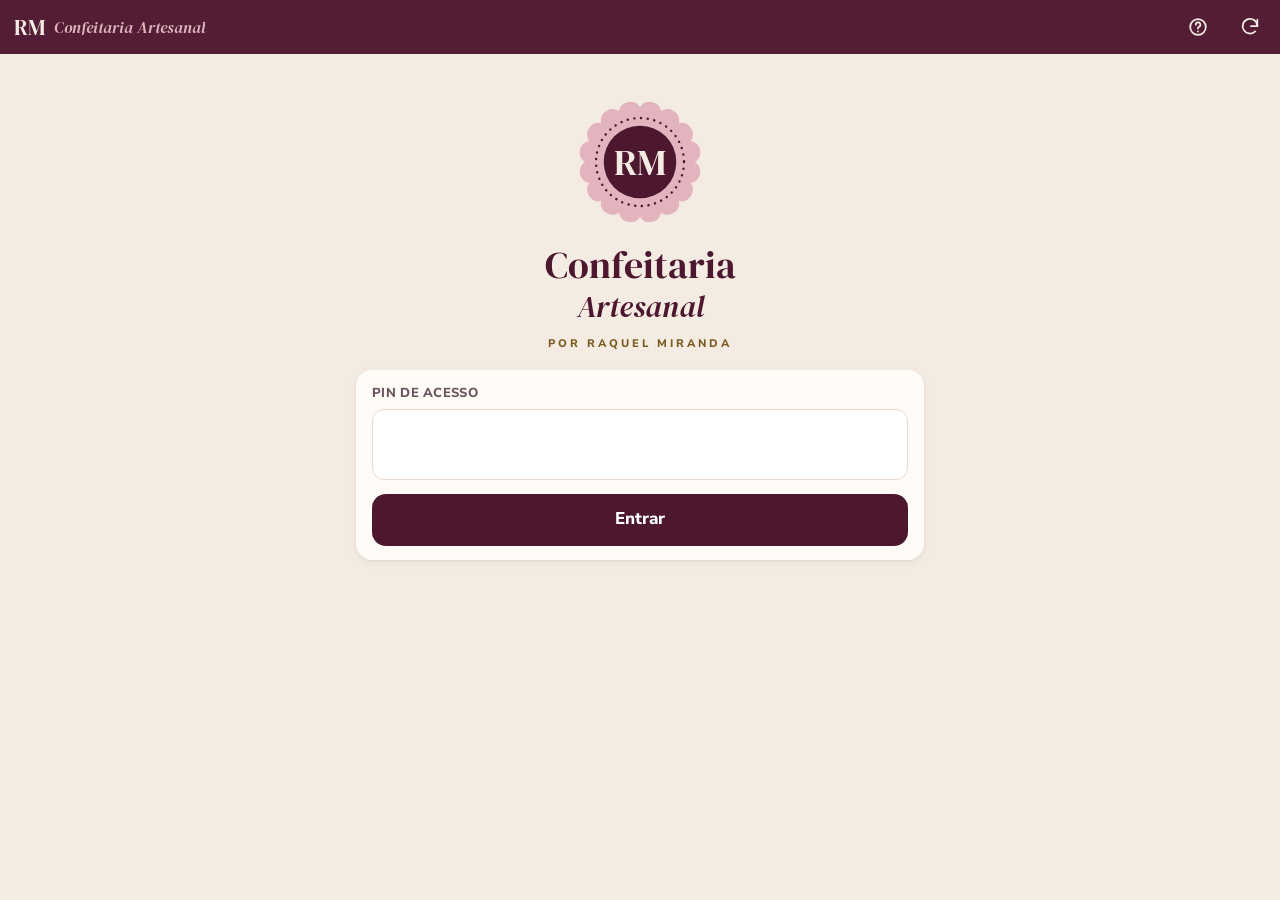
<file: fonte/Index.html>
<!DOCTYPE html>
<html lang="pt-BR">
<head>
<base target="_top">
<meta charset="utf-8">
<meta name="viewport" content="width=device-width, initial-scale=1, maximum-scale=1, viewport-fit=cover">
<meta name="theme-color" content="#4E1730">
<link rel="preconnect" href="https://fonts.googleapis.com">
<link rel="stylesheet" href="https://fonts.googleapis.com/css2?family=DM+Serif+Display:ital@0;1&family=Nunito+Sans:wght@400;600;700;800&display=swap">
<style>
/* ============ Tokens da marca RM Confeitaria Artesanal ============ */
:root{
  --ameixa:#4E1730;--ameixa2:#6A2644;--rosa:#C98695;--rosaT:#E3B3BE;--rosaC:#F4E4E4;
  --linho:#F4ECE2;--papel:#FFFCF8;--tinta:#231318;--sub:#6B5560;--sub2:#8C7A80;--linha:#E6DACE;--ouro:#7A5A1E;
  --ok:#2E6B4F;--okC:#E1EFE6;--err:#A5281B;--errC:#FBE5E1;--av:#8A5A00;--avC:#FBEFD6;
  --serif:'DM Serif Display',Georgia,serif;--sans:'Nunito Sans',-apple-system,BlinkMacSystemFont,sans-serif;
  --r:16px;--r2:12px;--sh:0 1px 2px rgba(35,19,24,.06),0 2px 10px rgba(35,19,24,.05);
  --top:54px;--tab:64px;--safe:env(safe-area-inset-bottom,0px);
}
*{box-sizing:border-box;-webkit-tap-highlight-color:transparent}
html,body{margin:0;background:var(--linho);color:var(--tinta);font:16px/1.45 var(--sans);-webkit-font-smoothing:antialiased;text-rendering:optimizeLegibility}
body.noscroll{overflow:hidden}
button,input,select,textarea{font:inherit;color:inherit}
button{cursor:pointer}
a{color:var(--ameixa)}
:focus-visible{outline:3px solid var(--rosa);outline-offset:2px;border-radius:8px}
.hide{display:none!important}
.sr{position:absolute;width:1px;height:1px;overflow:hidden;clip:rect(0 0 0 0)}
svg.i{width:22px;height:22px;flex:0 0 auto;stroke:currentColor;fill:none;stroke-width:1.9;stroke-linecap:round;stroke-linejoin:round}
svg.i.s{width:18px;height:18px}

/* ============ Barra superior ============ */
.top{position:fixed;top:0;left:0;right:0;z-index:20;height:var(--top);display:flex;align-items:center;gap:8px;padding:0 8px 0 14px;background:rgba(78,23,48,.97);color:var(--linho);backdrop-filter:saturate(1.4) blur(8px)}
.top .bm{display:flex;align-items:center;gap:9px;flex:1;min-width:0}
.top .bm-rm{font:22px/1 var(--serif);color:var(--linho)}
.top .bm-t{font:italic 16px/1 var(--serif);color:var(--rosaT);white-space:nowrap;overflow:hidden;text-overflow:ellipsis}
.top .tt{font:17px/1 var(--serif);flex:1;text-align:center}
.ib{width:44px;height:44px;border:0;border-radius:12px;background:none;color:inherit;display:flex;align-items:center;justify-content:center}
.ib:active{background:rgba(255,255,255,.12)}
.ib.spin svg{animation:spin .8s linear infinite}
@keyframes spin{to{transform:rotate(360deg)}}

/* ============ Página ============ */
main{padding:calc(var(--top) + 8px) 16px calc(var(--tab) + var(--safe) + 28px);max-width:600px;margin:0 auto}
body.form main{padding-bottom:calc(var(--safe) + 150px)}
.page{animation:in .18s ease-out}
@keyframes in{from{opacity:0;transform:translateY(6px)}to{opacity:1;transform:none}}
@media (prefers-reduced-motion:reduce){*{animation:none!important;transition:none!important}}
.lt{padding:10px 2px 14px}
.lt small{display:block;font-size:13px;font-weight:700;letter-spacing:.6px;text-transform:uppercase;color:var(--ouro)}
.lt h1{margin:2px 0 0;font:32px/1.1 var(--serif);font-weight:400;color:var(--ameixa)}
.lt p{margin:6px 0 0;color:var(--sub);font-size:15px}
.sec{margin:22px 0 10px;display:flex;align-items:baseline;justify-content:space-between;gap:10px}
.sec h2{margin:0;font:21px/1.2 var(--serif);font-weight:400;color:var(--ameixa)}
.sec .cnt{font-size:14px;color:var(--sub);font-weight:700}
.sec button.lk{border:0;background:none;color:var(--ameixa);font-weight:700;font-size:15px;padding:8px 0}
.card{background:var(--papel);border-radius:var(--r);box-shadow:var(--sh);padding:14px 16px;margin:0 0 10px}
.card.flat{box-shadow:none;border:1px solid var(--linha)}
.list{background:var(--papel);border-radius:var(--r);box-shadow:var(--sh);overflow:hidden;margin:0 0 10px}
.muted{color:var(--sub);font-size:14px}
.center{text-align:center}
.row{display:flex;gap:10px;align-items:center}
.grow{flex:1;min-width:0}

/* ============ Hero (semana) ============ */
.hero{background:var(--ameixa);color:var(--linho);border-radius:20px;padding:18px 18px 16px;position:relative;overflow:hidden;box-shadow:0 6px 20px rgba(78,23,48,.25)}
.hero .lbl{font-size:12px;font-weight:800;letter-spacing:1.4px;text-transform:uppercase;color:var(--rosaT)}
.hero .big{font:40px/1.05 var(--serif);margin:8px 0 2px}
.hero .big small{font:15px var(--sans);color:var(--rosaT);margin-left:4px}
.bar{height:8px;border-radius:4px;background:rgba(255,255,255,.16);overflow:hidden;margin:12px 0 12px}
.bar i{display:block;height:100%;border-radius:4px;background:var(--rosa);transition:width .6s ease}
.bar.ok i{background:#8FD0AE}
.hero .stats{display:flex;gap:18px;font-size:14px;color:var(--rosaT)}
.hero .stats b{display:block;font:20px/1.1 var(--serif);color:var(--linho)}
/* carimbo "Fornada nº" retirado em 03/10/2026 (marca final) */

/* ============ Atalhos ============ */
.tiles{display:grid;grid-template-columns:repeat(3,1fr);gap:10px;margin:12px 0 0}
.tile{border:0;background:var(--papel);box-shadow:var(--sh);border-radius:var(--r);padding:12px 10px 11px;text-align:left;display:flex;flex-direction:column;gap:6px;min-height:96px}
.tile .ic{width:34px;height:34px;border-radius:10px;background:var(--rosaC);color:var(--ameixa);display:flex;align-items:center;justify-content:center}
.tile b{font:24px/1 var(--serif);font-weight:400}
.tile span{font-size:13px;color:var(--sub);line-height:1.2}
.tile.alert .ic{background:var(--errC);color:var(--err)}
.tile.alert b{color:var(--err)}
.tile:active{transform:scale(.98)}

/* ============ Linhas de lista (tarefas, plano) ============ */
.li{display:flex;gap:12px;align-items:flex-start;padding:13px 16px;border-bottom:1px solid var(--linha);min-height:52px}
.li:last-child{border-bottom:0}
.li .tx{flex:1;min-width:0;font-size:16px;line-height:1.35}
.li .meta{display:flex;flex-wrap:wrap;gap:6px;margin-top:5px;font-size:13px;color:var(--sub);align-items:center}
.li.done .tx>span:first-child{text-decoration:line-through;color:var(--sub2)}
.li.tap{cursor:pointer}
.li.tap:active{background:var(--rosaC)}
.ck{width:28px;height:28px;flex:0 0 28px;border-radius:50%;border:2px solid var(--ameixa);background:#fff;display:flex;align-items:center;justify-content:center;color:#fff;margin-top:-2px;transition:background .15s,transform .15s;padding:0}
.ck svg{width:16px;height:16px;stroke-width:3;opacity:0}
.ck.on{background:var(--ameixa)}
.ck.on svg{opacity:1}
.ck:active{transform:scale(.9)}
.dot{width:28px;flex:0 0 28px;display:flex;justify-content:center;padding-top:7px}
.dot i{width:8px;height:8px;border-radius:50%;background:var(--rosa)}
.star{width:28px;height:28px;flex:0 0 28px;border-radius:50%;background:var(--rosaC);color:var(--ameixa);display:flex;align-items:center;justify-content:center}
.chev{color:var(--sub2);align-self:center}

/* ============ Pills ============ */
.pill{display:inline-flex;align-items:center;gap:4px;font-size:12px;font-weight:800;padding:3px 8px;border-radius:999px;background:var(--rosaC);color:var(--ameixa);white-space:nowrap;line-height:1.3}
.pill.ok{background:var(--okC);color:var(--ok)}
.pill.err{background:var(--errC);color:var(--err)}
.pill.av{background:var(--avC);color:var(--av)}
.pill.nd{background:#EEE8E4;color:var(--sub)}

/* ============ Pedido ============ */
.ord{background:var(--papel);border-radius:var(--r);box-shadow:var(--sh);padding:14px 16px 12px;margin:0 0 10px}
.ord .t{display:flex;justify-content:space-between;gap:10px;align-items:baseline}
.ord .t b{font-size:17px}
.ord .t .v{font:19px/1 var(--serif);color:var(--ameixa);white-space:nowrap}
.ord .it{margin:4px 0 8px;color:var(--tinta);font-size:15px;line-height:1.35}
.ord .mt{display:flex;flex-wrap:wrap;gap:6px;align-items:center;font-size:13px;color:var(--sub)}
.ord .ac{display:flex;gap:8px;margin-top:12px;align-items:center}
.etp{display:flex;align-items:center;gap:0;margin:2px 0 10px}
.etp .e{display:flex;align-items:center;gap:6px;font-size:13px;font-weight:700;color:var(--sub2);white-space:nowrap}
.etp .e i{width:18px;height:18px;border-radius:50%;border:2px solid #D9CBBE;box-sizing:border-box;display:flex;align-items:center;justify-content:center;flex:0 0 18px}
.etp .e.ok{color:var(--sub)} .etp .e.ok i{background:var(--ameixa);border-color:var(--ameixa)}
.etp .e.ok i svg{width:11px;height:11px;stroke:#fff;stroke-width:3}
.etp .e.at{color:var(--ameixa)} .etp .e.at i{border-color:var(--ameixa);background:var(--rosaC)}
.etp .ln{flex:1;height:2px;background:#E3D6C8;margin:0 6px;min-width:10px}
.etp .ln.ok{background:var(--ameixa)}
.pixb{border:0;cursor:pointer;font-family:inherit}
.stg{margin:14px 0 4px}
.stg .lab{display:block;font-size:12px;font-weight:800;letter-spacing:.6px;text-transform:uppercase;color:var(--sub);margin:0 0 8px}
.stg .seg{margin:0}
.ord.sai{animation:sai .28s ease-in forwards}
@keyframes sai{to{opacity:0;transform:translateX(24px)}}
.btn{display:flex;align-items:center;justify-content:center;gap:8px;width:100%;min-height:52px;border:0;border-radius:14px;padding:12px 18px;font-size:17px;font-weight:800;background:var(--ameixa);color:#fff;text-decoration:none}
.btn:active{background:var(--ameixa2)}
.btn:disabled{opacity:.45}
.btn.sec{background:var(--rosaC);color:var(--ameixa)}
.btn.ghost{background:none;color:var(--ameixa);border:1.5px solid var(--linha)}
.btn.danger{background:var(--errC);color:var(--err)}
.btn.sm{min-height:42px;font-size:15px;border-radius:12px;padding:8px 14px;width:auto;flex:1}
.btn.ok{background:var(--ok)}
.icb{width:42px;height:42px;flex:0 0 42px;border-radius:12px;border:1.5px solid var(--linha);background:var(--papel);color:var(--ameixa);display:flex;align-items:center;justify-content:center;text-decoration:none}
.icb.wa{color:#1E7A45}
.grp{position:sticky;top:var(--top);z-index:5;background:var(--linho);padding:12px 2px 8px;display:flex;justify-content:space-between;align-items:baseline}
.grp b{font:19px/1.2 var(--serif);font-weight:400;color:var(--ameixa)}
.grp span{font-size:13px;color:var(--sub);font-weight:700}

/* ============ Controles ============ */
.seg{display:flex;background:#EADFD3;border-radius:12px;padding:3px;margin:0 0 14px}
.seg button{flex:1;border:0;background:none;min-height:38px;border-radius:9px;font-size:15px;font-weight:700;color:var(--sub)}
.seg button.on{background:var(--papel);color:var(--ameixa);box-shadow:0 1px 3px rgba(0,0,0,.1)}
.chips{display:flex;flex-wrap:wrap;gap:8px}
.chips.scroll{flex-wrap:nowrap;overflow-x:auto;margin:0 -16px;padding:0 16px 2px;scrollbar-width:none}
.chips.scroll::-webkit-scrollbar{display:none}
.chip{border:1.5px solid var(--linha);background:var(--papel);border-radius:999px;min-height:40px;padding:8px 14px;font-size:15px;font-weight:700;color:var(--tinta);white-space:nowrap}
.chip.on{background:var(--ameixa);border-color:var(--ameixa);color:#fff}
.fld{margin:0 0 14px}
.fld>label,.lab{display:block;font-size:13px;font-weight:800;color:var(--sub);letter-spacing:.3px;text-transform:uppercase;margin:0 0 6px}
input,select,textarea{width:100%;font-size:17px;padding:13px 14px;border:1.5px solid var(--linha);border-radius:12px;background:#fff;color:var(--tinta);-webkit-appearance:none;appearance:none}
input:focus,select:focus,textarea:focus{outline:none;border-color:var(--rosa);box-shadow:0 0 0 3px rgba(201,134,149,.22)}
textarea{min-height:84px;resize:vertical}
.money{position:relative}
.money span{position:absolute;left:14px;top:50%;transform:translateY(-50%);color:var(--sub);font-weight:700}
.money input{padding-left:44px;font:26px var(--serif)}
.falta{border-color:var(--err)!important;animation:shake .3s}
@keyframes shake{25%{transform:translateX(-4px)}75%{transform:translateX(4px)}}
.tog{display:flex;align-items:center;justify-content:space-between;gap:12px;min-height:52px}
.tog .tx b{display:block;font-size:16px}
.tog .tx span{font-size:13px;color:var(--sub)}
.sw{width:52px;height:32px;flex:0 0 52px;border-radius:16px;background:#D9CCC2;border:0;position:relative;transition:background .2s}
.sw::after{content:"";position:absolute;top:3px;left:3px;width:26px;height:26px;border-radius:50%;background:#fff;box-shadow:0 1px 3px rgba(0,0,0,.2);transition:left .2s}
.sw.on{background:var(--ok)}.sw.on::after{left:23px}
details.more{margin:6px 0 0}
details.more>summary{list-style:none;display:flex;align-items:center;gap:6px;min-height:44px;font-weight:800;color:var(--ameixa);cursor:pointer}
details.more>summary::-webkit-details-marker{display:none}
details.more>summary svg{transition:transform .2s}
details.more[open]>summary svg{transform:rotate(90deg)}

/* Autocomplete */
.ac-list{margin:6px 0 0;border:1.5px solid var(--linha);border-radius:12px;background:#fff;overflow:hidden}
.ac-list button{display:flex;width:100%;align-items:center;gap:10px;border:0;border-bottom:1px solid var(--linha);background:#fff;min-height:48px;padding:10px 14px;text-align:left;font-size:16px}
.ac-list button:last-child{border-bottom:0}
.ac-list button:active{background:var(--rosaC)}
.ac-list .av{width:30px;height:30px;border-radius:50%;background:var(--rosaC);color:var(--ameixa);font:15px var(--serif);display:flex;align-items:center;justify-content:center}
.aviso{display:flex;gap:10px;align-items:flex-start;background:var(--rosaC);color:var(--ameixa);border-radius:12px;padding:11px 12px;font-size:14px;font-weight:700;margin:10px 0 0}
.aviso.av{background:var(--avC);color:var(--av)}
.msgc{background:var(--papel);border-radius:var(--r);box-shadow:var(--sh);padding:16px;margin:0 0 14px}
.msgc h2{margin:0;font:21px/1.2 var(--serif);font-weight:400;color:var(--ameixa)}
.msgc .onde{margin:4px 0 12px;color:var(--sub);font-size:14px;line-height:1.4}
.msgc textarea{min-height:110px;font-size:16px;line-height:1.45}
.msgc .cps{display:flex;flex-wrap:wrap;gap:6px;margin:10px 0 0;align-items:center}
.msgc .cps span{font-size:13px;color:var(--sub);font-weight:700;margin-right:2px}
.msgc .cps button{border:1.5px dashed var(--rosa);background:var(--rosaC);color:var(--ameixa);border-radius:999px;min-height:34px;padding:4px 12px;font-size:14px;font-weight:800}
.bolha{background:#E3F6D8;border-radius:4px 14px 14px 14px;padding:10px 12px;font-size:15px;line-height:1.45;white-space:pre-wrap;color:#1f2a1b;margin:6px 0 0;max-width:92%}
.prev{margin:14px 0 0}.prev .lab{font-size:12px;font-weight:800;letter-spacing:.6px;text-transform:uppercase;color:var(--sub)}
.msgc .acs{display:flex;gap:10px;align-items:center;margin-top:14px}

/* Produtos */
.prod{display:flex;align-items:center;gap:10px;padding:12px 16px;border-bottom:1px solid var(--linha);transition:background .15s}
.prod:last-child{border-bottom:0}
.prod.sel{background:#FBF1F1}
.prod .nm{font-size:16px;line-height:1.3}
.prod .pr{font-size:14px;color:var(--sub)}
.step{display:flex;align-items:center;gap:4px}
.step button{width:40px;height:40px;border-radius:50%;border:1.5px solid var(--linha);background:#fff;color:var(--ameixa);display:flex;align-items:center;justify-content:center;padding:0}
.step button.plus{background:var(--ameixa);border-color:var(--ameixa);color:#fff}
.step output{min-width:26px;text-align:center;font:20px var(--serif);visibility:hidden}
.prod.sel .step output{visibility:visible}
.step .mn{visibility:hidden}
.prod.sel .step .mn{visibility:visible}

/* Opções grandes (retirada, categoria) */
.opts{display:grid;grid-template-columns:1fr 1fr;gap:10px}
.opt{border:1.5px solid var(--linha);background:var(--papel);border-radius:14px;padding:12px;text-align:left;display:flex;flex-direction:column;gap:3px;min-height:64px}
.opt b{font-size:16px}
.opt span{font-size:13px;color:var(--sub)}
.opt svg{color:var(--ameixa);margin-bottom:4px}
.opt.on{border-color:var(--ameixa);background:#FBF1F1;box-shadow:inset 0 0 0 1px var(--ameixa)}

/* Barra de ação fixa (formulários) */
.actbar{position:fixed;left:0;right:0;bottom:var(--kb,0px);z-index:15;background:rgba(255,252,248,.97);backdrop-filter:blur(8px);border-top:1px solid var(--linha);padding:10px 16px calc(10px + var(--safe))}
.actbar .in{max-width:600px;margin:0 auto;display:flex;align-items:center;gap:12px}
.actbar .sum{flex:1;min-width:0}
.actbar .sum b{display:block;font:24px/1.1 var(--serif);color:var(--ameixa)}
.actbar .sum span{font-size:13px;color:var(--sub);display:block;white-space:nowrap;overflow:hidden;text-overflow:ellipsis}
.actbar .sum span.err{color:var(--err);font-weight:700}
.actbar .btn{width:auto;flex:0 0 auto;padding:12px 22px}

/* ============ Tab bar ============ */
.tabs{position:fixed;left:0;right:0;bottom:var(--kb,0px);z-index:15;background:rgba(255,252,248,.97);backdrop-filter:blur(8px);border-top:1px solid var(--linha);display:flex;justify-content:space-around;padding:6px 4px calc(6px + var(--safe));height:calc(var(--tab) + var(--safe))}
body.form .tabs,body.digitando .tabs{display:none}
.tabs button{flex:1;border:0;background:none;display:flex;flex-direction:column;align-items:center;justify-content:center;gap:3px;font-size:11px;font-weight:700;color:var(--sub2);min-width:0}
.tabs button.on{color:var(--ameixa)}
.tabs button.on svg{stroke-width:2.3}
.tabs .fab{flex:0 0 auto;margin:-18px 6px 0;width:58px;height:58px;border-radius:50%;background:var(--ameixa);color:#fff;box-shadow:0 6px 16px rgba(78,23,48,.35);align-self:flex-start}
.tabs .fab svg{width:28px;height:28px;stroke-width:2.4}
.tabs .fab:active{transform:scale(.95)}

/* ============ Sheet (painel que sobe) ============ */
#sheet{position:fixed;inset:0;z-index:40;pointer-events:none}
#sheet .bg{position:absolute;inset:0;background:rgba(35,19,24,.4);opacity:0;transition:opacity .22s}
#sheet .sh{position:absolute;left:0;right:0;bottom:0;max-height:88vh;max-height:calc(100dvh - env(safe-area-inset-top,0px) - 44px);overflow-y:auto;-webkit-overflow-scrolling:touch;overscroll-behavior:contain;background:var(--papel);border-radius:22px 22px 0 0;padding:8px 18px calc(18px + var(--safe));transform:translateY(100%);transition:transform .26s cubic-bezier(.2,.8,.2,1);max-width:600px;margin:0 auto}
#sheet.open{pointer-events:auto}
#sheet.open .bg{opacity:1}
#sheet.open .sh{transform:none}
.grab{width:40px;height:5px;border-radius:3px;background:#DDD0C6;margin:0 auto 12px}
.shhd{position:sticky;top:-8px;z-index:3;margin:-8px -18px 4px;padding:8px 18px 0;min-height:52px;background:var(--papel);border-radius:22px 22px 0 0;touch-action:none;cursor:grab}
.shhd .grab{margin-bottom:6px}
.shx{position:absolute;top:6px;right:10px;width:40px;height:40px;border:0;border-radius:50%;background:var(--linho);color:var(--tinta);display:flex;align-items:center;justify-content:center;padding:0}
.shx svg{width:20px;height:20px;fill:none;stroke:currentColor;stroke-width:2.2;stroke-linecap:round}

.sh h3{margin:2px 0 4px;font:24px/1.2 var(--serif);font-weight:400;color:var(--ameixa)}
.sh .desc{margin:0 0 16px;color:var(--sub);font-size:15px}
.menu{display:flex;flex-direction:column;gap:10px;margin:8px 0 0}
.mi{display:flex;align-items:center;gap:14px;width:100%;border:0;background:#fff;border:1.5px solid var(--linha);border-radius:14px;padding:12px 14px;min-height:60px;text-align:left;text-decoration:none;color:var(--tinta)}
.mi .ic{width:40px;height:40px;border-radius:12px;background:var(--rosaC);color:var(--ameixa);display:flex;align-items:center;justify-content:center;flex:0 0 40px}
.mi b{display:block;font-size:16px}
.mi span{font-size:13px;color:var(--sub)}
.mi.danger .ic{background:var(--errC);color:var(--err)}
.mi.danger b{color:var(--err)}
.mi:active{background:var(--rosaC)}
.sucesso{width:64px;height:64px;border-radius:50%;background:var(--okC);color:var(--ok);display:flex;align-items:center;justify-content:center;margin:8px auto 10px}
.sucesso svg{width:34px;height:34px;stroke-width:2.6}
.btns{display:flex;flex-direction:column;gap:10px;margin-top:16px}
.why{background:var(--rosaC);border-radius:14px;padding:14px 16px;margin:4px 0 14px}
.why .lab{display:flex;align-items:center;gap:6px;font-size:12px;font-weight:800;letter-spacing:.6px;text-transform:uppercase;color:var(--ameixa);margin:0 0 6px}
.why p{margin:0;font-size:16px;line-height:1.5;color:var(--tinta)}
.why.vz p{color:var(--sub);font-size:15px}
.dl{margin:0 0 14px;border-top:1px solid var(--linha)}
.dl div{display:flex;gap:12px;padding:10px 0;border-bottom:1px solid var(--linha);font-size:15px;line-height:1.4}
.dl dt{flex:0 0 96px;color:var(--sub);font-weight:700;font-size:13px;padding-top:1px}
.dl dd{margin:0;flex:1;min-width:0}
.ctx{display:flex;gap:12px;align-items:flex-start;padding:12px 0;border-bottom:1px solid var(--linha)}
.ctx .ic{width:34px;height:34px;flex:0 0 34px;border-radius:10px;background:var(--rosaC);color:var(--ameixa);display:flex;align-items:center;justify-content:center}
.ctx small{display:block;font-size:12px;font-weight:800;letter-spacing:.5px;text-transform:uppercase;color:var(--ouro)}
.ctx b{display:block;font-size:15px;color:var(--ameixa)}
.ctx span{font-size:14px;color:var(--sub)}
.sh .tipo{display:inline-block;margin:0 0 6px}
.pdf{display:flex;align-items:center;gap:10px;margin:0 0 14px;padding:11px 14px;border:1.5px solid var(--linha);border-radius:14px;background:#fff;color:var(--ameixa);text-decoration:none;font-weight:800;font-size:15px}
.pdf .grow{flex:1}
.pdf span.s{display:block;font-weight:600;font-size:13px;color:var(--sub)}

.addx{display:flex;align-items:center;justify-content:center;gap:8px;width:100%;min-height:52px;border:0;border-top:1px dashed var(--linha);background:#fff;color:var(--ameixa);font-weight:800;font-size:15px}
.addx:active{background:var(--rosaC)}
.xtra{align-items:flex-start}
.xtra input{min-height:42px;padding:8px 12px;font-size:16px}
.xtra .xp{width:88px;flex:0 0 88px}
.xtra .xr{border:0;background:none;color:var(--sub);padding:8px;margin-left:auto}
.xtra .step{margin-top:1px}
.xtra .step output,.xtra .step .mn{visibility:visible}
.hist{background:var(--papel);border-radius:var(--r);box-shadow:var(--sh);padding:12px 16px;margin:0 0 8px;display:block;width:100%;border:0;text-align:left;color:var(--tinta)}
.hist:active{background:var(--rosaC)}
.hist .t{display:flex;justify-content:space-between;gap:10px;align-items:baseline}
.hist .t b{font-size:16px}
.hist .t .v{font:17px/1 var(--serif);color:var(--ameixa);white-space:nowrap}
.hist .it{margin:3px 0 6px;font-size:14px;color:var(--sub);line-height:1.35}
.hist.canc .t b,.hist.canc .t .v{color:var(--sub2);text-decoration:line-through}
.itl{margin:0 0 14px;padding:0;list-style:none;border-top:1px solid var(--linha)}
.itl li{display:flex;gap:10px;padding:9px 0;border-bottom:1px solid var(--linha);font-size:15px}
.itl li b{min-width:30px;color:var(--ameixa)}
/* Ajuda */
.ask{position:relative}
.ask textarea{min-height:52px;padding-right:58px;resize:none}
.ask .send{position:absolute;right:6px;bottom:6px;width:44px;height:44px;border-radius:12px;border:0;background:var(--ameixa);color:#fff;display:flex;align-items:center;justify-content:center}
.ask .send:disabled{opacity:.4}
.sug{display:flex;flex-wrap:wrap;gap:8px;margin:12px 0 4px}
.sug button{border:1.5px solid var(--linha);background:var(--papel);border-radius:999px;padding:8px 12px;font-size:14px;font-weight:700;color:var(--ameixa);text-align:left}
.chat{display:flex;flex-direction:column;gap:10px;margin:14px 0 0}
.bol{max-width:88%;padding:11px 14px;border-radius:16px;font-size:15.5px;line-height:1.5;white-space:normal}
.bol.eu{align-self:flex-end;background:var(--ameixa);color:#fff;border-bottom-right-radius:4px}
.bol.ia{align-self:flex-start;background:#fff;border:1.5px solid var(--linha);border-bottom-left-radius:4px}
.bol.ia small{display:block;margin-top:8px;font-size:12px;color:var(--sub)}
.bol.ia ol,.bol.ia ul{margin:6px 0;padding-left:20px}
.bol.ia p{margin:0 0 6px}.bol.ia p:last-of-type{margin:0}
.dots3{display:inline-flex;gap:4px}.dots3 i{width:7px;height:7px;border-radius:50%;background:var(--rosa);animation:pul 1s infinite}.dots3 i:nth-child(2){animation-delay:.15s}.dots3 i:nth-child(3){animation-delay:.3s}
@keyframes pul{0%,100%{opacity:.3}50%{opacity:1}}
.faq{margin:0 0 8px}
.faq details{background:#fff;border-bottom:1px solid var(--linha)}
.faq details:last-child{border-bottom:0}
.faq summary{list-style:none;padding:13px 16px;font-size:15.5px;font-weight:700;display:flex;gap:10px;align-items:flex-start;cursor:pointer}
.faq summary::-webkit-details-marker{display:none}
.faq summary svg{flex:0 0 auto;margin-top:2px;color:var(--sub2);transition:transform .15s}
.faq details[open] summary svg{transform:rotate(90deg)}
.faq details p{margin:0;padding:0 16px 14px 42px;font-size:15px;line-height:1.55;color:var(--tinta)}
.faq .cat{font-size:12px;font-weight:800;letter-spacing:.6px;text-transform:uppercase;color:var(--ouro);margin:18px 2px 8px}
/* ============ Toast ============ */
.toast{position:fixed;left:16px;right:16px;bottom:calc(var(--tab) + var(--safe) + 14px + var(--kb,0px));z-index:50;background:var(--tinta);color:#fff;padding:12px 14px 12px 16px;border-radius:14px;display:flex;align-items:center;gap:12px;box-shadow:0 8px 24px rgba(0,0,0,.25);opacity:0;transform:translateY(12px);transition:.22s;pointer-events:none;max-width:568px;margin:0 auto;font-size:15px}
body.form .toast{bottom:calc(var(--safe) + 96px + var(--kb,0px))}
.toast.show{opacity:1;transform:none;pointer-events:auto}
.toast.err{background:var(--err)}
.toast span{flex:1}
.toast button{border:0;background:none;color:var(--rosaT);font-weight:800;font-size:15px;padding:6px}

/* ============ Esqueleto, vazio, erro ============ */
.sk{border-radius:var(--r);background:linear-gradient(90deg,#EDE3D8 25%,#F6EEE6 50%,#EDE3D8 75%);background-size:200% 100%;animation:sk 1.2s infinite;margin:0 0 10px}
@keyframes sk{to{background-position:-200% 0}}
.vazio{text-align:center;padding:26px 16px;color:var(--sub)}
.vazio .ic{width:56px;height:56px;border-radius:50%;background:var(--rosaC);color:var(--ameixa);display:flex;align-items:center;justify-content:center;margin:0 auto 10px}
.vazio b{display:block;color:var(--tinta);font-size:17px;margin-bottom:4px}
.vazio .btn{margin-top:14px}

/* ============ Entrada ============ */
.hero-m{display:flex;flex-direction:column;align-items:center;padding:34px 0 18px;gap:8px}
.hero-m .selo{width:132px;height:132px;display:block}
.hero-m .selo-l{display:flex;align-items:center;gap:14px}
.hero-m .n1{font:38px/1 var(--serif);color:var(--ameixa);margin-top:10px}
.hero-m .n2{font:italic 30px/1 var(--serif);color:var(--ameixa)}
.clube-p{width:40px;height:40px;flex:0 0 auto}
.hero-m .n3{font-size:11px;font-weight:800;letter-spacing:3px;color:var(--ouro);margin-top:6px}
.pinput{text-align:center;letter-spacing:14px;font:30px var(--serif);padding:14px}
.quem{display:grid;grid-template-columns:1fr 1fr;gap:12px}
.quem button{border:1.5px solid var(--linha);background:var(--papel);border-radius:18px;padding:20px 10px;display:flex;flex-direction:column;align-items:center;gap:10px;font-size:18px;font-weight:800;box-shadow:var(--sh)}
.quem .av{width:58px;height:58px;border-radius:50%;background:var(--ameixa);color:var(--linho);font:28px var(--serif);display:flex;align-items:center;justify-content:center}
.quem button:nth-child(2) .av{background:var(--rosa);color:var(--ameixa)}

/* ============ Produção (cartão na Hoje, livres no pedido) ============ */
.prod-est .li{align-items:center}.prod-est .tx small{display:block;font-size:13px;margin-top:2px}.pe-n{text-align:right;min-width:72px}.pe-n b{display:block;font:26px/1 var(--serif);color:var(--ameixa)}.pe-n b.neg{color:var(--err)}.pe-n b.av{color:var(--av)}.pe-n span{font-size:12px;color:var(--sub)}
.mx-al{display:flex!important;gap:4px;align-items:flex-start;color:var(--av);font-weight:700}.mx-al.err{color:var(--err)}.mx-al svg{width:15px;height:15px;flex:0 0 15px;margin-top:1px}
.pr-est{font-size:13px;color:var(--ok);margin-left:6px;font-weight:600}.pr-est.neg{color:var(--err)}.step.big{justify-content:flex-start;gap:12px}.step.big input{width:96px;text-align:center;font-size:22px;padding:8px}
/* ============ Custos e fichas (24/10/2026) ============ */
.cu-li{align-items:center}.cu-li .tx b{display:block;font-size:15px;font-weight:700}.cu-li .tx small{display:block;margin-top:2px}
.cu-mg{text-align:right;flex:0 0 auto}.cu-mg b{display:block;font:20px/1.1 var(--serif);color:var(--ameixa);font-weight:400}.cu-mg span{font-size:12px;color:var(--sub)}
.cu-bar{height:6px;border-radius:3px;background:var(--linha);margin-top:7px;overflow:hidden;max-width:180px}.cu-bar i{display:block;height:100%;background:var(--ok)}.cu-bar.av i{background:var(--av)}
.cu-res{display:grid;grid-template-columns:1fr 1fr 1fr;gap:8px;margin:14px 0 0}.cu-res div{background:var(--rosaC);border-radius:12px;padding:9px 10px}.cu-res span{font-size:12px;color:var(--sub);display:block}.cu-res b{font:19px/1.2 var(--serif);color:var(--ameixa);font-weight:400}
.cu-rc{display:grid;grid-template-columns:1fr 104px 66px 32px;gap:6px;align-items:center;padding:8px 0;border-bottom:1px solid var(--linha);font-size:14px}
.cu-q{display:flex;align-items:center;gap:4px}.cu-q input{width:100%;min-width:0;padding:7px 8px;text-align:right;font-size:15px}.cu-q small{font-size:12px;color:var(--sub);min-width:18px}
.cu-c{text-align:right;color:var(--sub);font-variant-numeric:tabular-nums}.cu-x{width:32px;height:32px;color:var(--sub)}
/* ============ Gestão ============ */
/* Gráficos (Gestão › Gráficos) */
#gSeg button{font-size:13.5px;padding:0 2px}
.gr-tit{font:700 13px var(--sans);letter-spacing:.06em;text-transform:uppercase;color:var(--ouro);margin:6px 2px 8px}
.gr-prog{height:8px;background:#EADFD3;border-radius:6px;margin:10px 0 4px;overflow:hidden}.gr-prog span{display:block;height:100%;background:var(--ameixa);border-radius:6px}
.gr-card{background:var(--papel);border-radius:var(--r);box-shadow:var(--sh);padding:14px 14px 10px;margin:14px 0}
.gr-card h3{margin:0;font:400 21px/1.2 var(--serif);color:var(--ameixa)}
.gr-sub{margin:3px 0 8px;font-size:13.5px;color:var(--sub)}
.gr-nota{margin:6px 0 2px;font-size:12.5px;color:var(--sub)}
.gr-svg{display:block;width:100%;height:auto;overflow:visible}
.gr-grid{stroke:#EFE6DC;stroke-width:1}.gr-base{stroke:#CDBFB2;stroke-width:1}
.gr-ax{font:600 10.5px var(--sans);fill:var(--sub)}.gr-val{font:800 11.5px var(--sans);fill:var(--tinta)}
.gr-bar{fill:var(--ameixa)}.gr-bar.atual{fill:var(--ameixa2)}.gr-bar2{fill:var(--rosa)}
.gr-meta{stroke:var(--ouro);stroke-width:1.5;stroke-dasharray:5 4}
.gr-line{fill:none;stroke:var(--ameixa);stroke-width:2;stroke-linejoin:round;stroke-linecap:round}
.gr-dot{fill:var(--ameixa);stroke:var(--papel);stroke-width:2}
.gr-hit{cursor:pointer}
.gr-leg{display:flex;gap:16px;font-size:13px;color:var(--sub);margin:0 0 4px}.gr-leg i{display:inline-block;width:10px;height:10px;border-radius:3px;margin-right:6px;vertical-align:-1px}
.gr-k1{background:var(--ameixa)}.gr-k2{background:var(--rosa)}
.gr-hb{display:flex;flex-direction:column;gap:9px;margin-top:4px}
.gr-hr{display:grid;grid-template-columns:minmax(0,36%) 1fr 96px;align-items:center;gap:8px;font-size:13.5px}
.gr-hl{overflow:hidden;text-overflow:ellipsis;white-space:nowrap;color:var(--tinta)}
.gr-ht{position:relative;height:12px;background:#F1E9E0;border-radius:6px}.gr-ht span{position:absolute;left:0;top:0;bottom:0;background:var(--ameixa);border-radius:0 6px 6px 0;min-width:3px}
.gr-ht em{position:absolute;top:-4px;bottom:-4px;border-left:1.5px dashed var(--ouro)}
.gr-hv{font-weight:800;font-size:13px;white-space:nowrap;color:var(--tinta);text-align:right}
.gr-tab{width:100%;border-collapse:collapse;font-size:14px}.gr-tab th{text-align:left;font-size:12px;color:var(--sub);font-weight:700;padding:4px 0}.gr-tab td{padding:7px 0;border-top:1px solid var(--linha)}.gr-tab td+td,.gr-tab th+th{text-align:right}
.gr-tip{position:fixed;z-index:80;background:var(--tinta);color:#fff;font-size:13px;font-weight:700;padding:7px 10px;border-radius:9px;pointer-events:none;opacity:0;transition:opacity .12s;max-width:260px}
.gr-tip.on{opacity:1}
.kpis{display:grid;grid-template-columns:1fr 1fr;gap:10px}
.kpi{background:var(--papel);border-radius:14px;box-shadow:var(--sh);padding:12px 13px}
.kpi .n{font-size:13px;color:var(--sub);font-weight:700;line-height:1.25}
.kpi .v{font:26px/1.15 var(--serif);color:var(--ameixa);margin:4px 0 2px}
.kpi .m{font-size:12px;color:var(--sub)}
.kpi .pill{margin-top:6px}
.tbl{width:100%;border-collapse:collapse;font-size:15px}
.tbl td{padding:9px 2px;border-bottom:1px solid var(--linha)}
.tbl td:last-child{text-align:right;white-space:nowrap;font-variant-numeric:tabular-nums}
.tbl tr.b td{font-weight:800}
.tbl tr.b td:first-child{color:var(--ameixa)}
.painel{margin:0 -16px;border-radius:0;overflow:hidden}
.pauta{margin:0;padding-left:22px}.pauta li{margin:6px 0}
.mes{background:var(--papel);border-radius:var(--r);box-shadow:var(--sh);margin:0 0 12px;overflow:hidden}
.mes>summary{list-style:none;padding:14px 16px;display:flex;align-items:center;gap:12px;cursor:pointer}
.mes>summary::-webkit-details-marker{display:none}
.mes>summary .tt{flex:1;min-width:0}
.mes>summary b{display:block;font:20px/1.2 var(--serif);font-weight:400;color:var(--ameixa);text-transform:capitalize}
.mes>summary span{font-size:13px;color:var(--sub)}
.mes>summary svg{transition:transform .2s;color:var(--sub2)}
.mes[open]>summary svg{transform:rotate(90deg)}
.mes.now{box-shadow:inset 0 0 0 2px var(--ameixa),var(--sh)}
.ring{width:42px;height:42px;flex:0 0 42px}
.wk{padding:10px 16px 4px;font-size:12px;font-weight:800;letter-spacing:.6px;text-transform:uppercase;color:var(--ouro);border-top:1px solid var(--linha)}
</style>
</head>
<body>
<header class="top">
  <button id="bBack" class="ib hide" aria-label="Fechar"></button>
  <div class="bm" id="bm" aria-label="RM Confeitaria Artesanal"><span class="bm-rm">RM</span><span class="bm-t">Confeitaria Artesanal</span></div>
  <div class="tt hide" id="tTitle"></div>
  <button id="bHelp" class="ib" aria-label="Ajuda"></button>
  <button id="bRef" class="ib" aria-label="Atualizar"></button>
</header>
<main id="app"></main>
<nav class="tabs hide" id="tabs" aria-label="Navegação">
  <button data-v="hoje"></button>
  <button data-v="pedidos"></button>
  <button class="fab" id="fab" aria-label="Registrar"></button>
  <button data-v="plano"></button>
  <button data-v="gestao"></button>
</nav>
<div id="sheet" aria-hidden="true"></div>
<div id="toast" class="toast" role="status" aria-live="polite"><span></span><button class="hide"></button></div>

<script>
/* =================== Ícones =================== */
var IC = {
  home: '<path d="M3 10.5 12 3l9 7.5V20a1 1 0 0 1-1 1h-5v-6h-6v6H4a1 1 0 0 1-1-1z"/>',
  bag: '<path d="M5.5 7.5h13l-1 13h-11z"/><path d="M9 7.5a3 3 0 0 1 6 0"/>',
  plus: '<path d="M12 5v14M5 12h14"/>',
  cal: '<rect x="3" y="4.5" width="18" height="16.5" rx="2.5"/><path d="M3 9.5h18M8 2.5v4M16 2.5v4"/>',
  chart: '<path d="M4 20V11M10 20V5M16 20v-6M3 20.5h18"/>',
  check: '<path d="M5 12.5l4.5 4.5L19 7.5"/>',
  refresh: '<path d="M20 11a8 8 0 1 0-2.3 5.7"/><path d="M20 4v7h-7"/>',
  x: '<path d="M6 6l12 12M18 6 6 18"/>',
  more: '<circle cx="5.5" cy="12" r="1.2"/><circle cx="12" cy="12" r="1.2"/><circle cx="18.5" cy="12" r="1.2"/>',
  wa: '<path d="M4 20l1.3-4A8 8 0 1 1 8 18.7z"/><path d="M9 9.5c0 3 2.5 5.5 5.5 5.5l1-1.5-2-1-1 .8a4 4 0 0 1-2-2l.8-1-1-2z"/>',
  pix: '<path d="M12 2.8 21.2 12 12 21.2 2.8 12z"/><path d="M8.5 12 12 8.5 15.5 12 12 15.5z"/>',
  clock: '<circle cx="12" cy="12" r="8.5"/><path d="M12 7.5V12l3 2"/>',
  box: '<path d="M3.5 7.5 12 3l8.5 4.5v9L12 21l-8.5-4.5z"/><path d="M3.5 7.5 12 12l8.5-4.5M12 12v9"/>',
  star: '<path d="m12 3.5 2.6 5.3 5.9.9-4.3 4.1 1 5.8L12 16.9l-5.2 2.7 1-5.8-4.3-4.1 5.9-.9z"/>',
  receipt: '<path d="M6 3h12v18l-3-2-3 2-3-2-3 2z"/><path d="M9 8h6M9 12h6"/>',
  task: '<rect x="3.5" y="3.5" width="17" height="17" rx="4"/><path d="M8 12l3 3 5-6"/>',
  search: '<circle cx="11" cy="11" r="7"/><path d="m20 20-3.5-3.5"/>',
  edit: '<path d="M4 20h4L19 9l-4-4L4 16z"/>',
  trash: '<path d="M4 7h16M9 7V4h6v3M6 7l1 13h10l1-13"/>',
  chev: '<path d="m9 6 6 6-6 6"/>',
  back: '<path d="m15 6-6 6 6 6"/>',
  alert: '<path d="M12 3.5 2.5 20h19z"/><path d="M12 10v4.5M12 17.5v.3"/>',
  gift: '<rect x="3.5" y="8" width="17" height="4.5" rx="1"/><path d="M5 12.5v8h14v-8M12 8v12.5M12 8S10.5 3.5 8 4.5 9 8 12 8zm0 0s1.5-4.5 4-3.5S15 8 12 8z"/>',
  user: '<circle cx="12" cy="8" r="4"/><path d="M4 21a8 8 0 0 1 16 0"/>',
  flame: '<path d="M12 3c1 4 5 5.5 5 10.5a5 5 0 0 1-10 0c0-3 2-4.2 2.3-7 1.5 1 2.2 2.4 2.2 4"/>',
  mega: '<path d="M3 10v4h4l7 4.5V5.5L7 10z"/><path d="M18 9a4 4 0 0 1 0 6"/>',
  tool: '<path d="M14.5 5.5a4 4 0 0 0 5 5l-9.5 9.5-3.5-3.5 9.5-9.5a4 4 0 0 0-1.5-1.5z"/>',
  bank: '<path d="M3 10h18M5 10v8M9.5 10v8M14.5 10v8M19 10v8M3 20.5h18M12 3l9 5H3z"/>',
  dots: '<circle cx="6" cy="12" r="1.5"/><circle cx="12" cy="12" r="1.5"/><circle cx="18" cy="12" r="1.5"/>',
  cake: '<path d="M4 20.5h16v-8H4z"/><path d="M4 15.5c2 1.5 4 1.5 6 0s4-1.5 6 0 3 1.5 4 0M12 12.5V9M12 6.5v-.1"/>',
  week: '<rect x="3" y="4.5" width="18" height="16.5" rx="2.5"/><path d="M3 9.5h18M7.5 14h2M11 14h2M14.5 14h2M7.5 17.5h2"/>',
  info: '<circle cx="12" cy="12" r="8.5"/><path d="M12 11v5.5M12 7.8v.2"/>',
  doc: '<path d="M6 3h8l4 4v14H6z"/><path d="M14 3v4h4M9 12h6M9 16h6"/>',
  flag: '<path d="M5 21V4M5 4h11l-2 4 2 4H5"/>',
  help: '<circle cx="12" cy="12" r="8.5"/><path d="M9.6 9.5a2.5 2.5 0 1 1 3.4 2.3c-.6.3-1 .8-1 1.5v.4M12 16.8v.2"/>',
  send: '<path d="M4 12 20 4l-6 16-3-7z"/><path d="m11 13 9-9"/>',
  repeat: '<path d="M17 2.5 20.5 6 17 9.5"/><path d="M3.5 11V9.5a3.5 3.5 0 0 1 3.5-3.5h13.5M7 21.5 3.5 18 7 14.5"/><path d="M20.5 13v1.5a3.5 3.5 0 0 1-3.5 3.5H3.5"/>',
  undo: '<path d="M9 14 4 9l5-5"/><path d="M4 9h10.5a5.5 5.5 0 0 1 0 11H11"/>',
  out: '<path d="M14 4h5a1 1 0 0 1 1 1v14a1 1 0 0 1-1 1h-5M10 16l4-4-4-4M14 12H4"/>'
};
function ic(n, cls) { return '<svg class="i' + (cls ? ' ' + cls : '') + '" viewBox="0 0 24 24" aria-hidden="true">' + (IC[n] || '') + '</svg>'; }

/* =================== Utilitários =================== */
var S = { pin: null, pessoa: null, boot: null, view: 'hoje', prev: 'hoje', h: null, ps: null, pf: { f: 'todos', q: '' } };
var $ = function (s, el) { return (el || document).querySelector(s); };
var $$ = function (s, el) { return Array.prototype.slice.call((el || document).querySelectorAll(s)); };
function store(k, v) { try { if (v === undefined) return localStorage.getItem('rm_' + k); localStorage.setItem('rm_' + k, v); } catch (e) { return null; } }
function esc(s) { return String(s == null ? '' : s).replace(/[&<>"']/g, function (c) { return { '&': '&amp;', '<': '&lt;', '>': '&gt;', '"': '&quot;', "'": '&#39;' }[c]; }); }
function brl(v, curto) { var n = Number(v) || 0; var s = 'R$ ' + n.toFixed(2).replace('.', ',').replace(/\B(?=(\d{3})+(?!\d))/g, '.'); return curto ? s.replace(/,00$/, '') : s; }
function fimMes(iso) { if (!iso) return false; var d = pd(iso); d.setDate(d.getDate() + 1); return d.getDate() === 1; }
function num(s) { var v = parseFloat(String(s == null ? '' : s).replace(/\./g, '').replace(',', '.')); return isNaN(v) ? null : v; }
function pd(iso) { var p = iso.split('-'); return new Date(+p[0], +p[1] - 1, +p[2]); }
var DS = ['dom', 'seg', 'ter', 'qua', 'qui', 'sex', 'sáb'], DL = ['domingo', 'segunda', 'terça', 'quarta', 'quinta', 'sexta', 'sábado'];
var MS = ['janeiro', 'fevereiro', 'março', 'abril', 'maio', 'junho', 'julho', 'agosto', 'setembro', 'outubro', 'novembro', 'dezembro'];
function dBR(iso) { if (!iso) return ''; var d = pd(iso); return DS[d.getDay()] + ' ' + iso.slice(8) + '/' + iso.slice(5, 7); }
function dLong(iso) { var d = pd(iso); return DL[d.getDay()] + ', ' + d.getDate() + ' de ' + MS[d.getMonth()]; }
function isoAdd(iso, n) { var d = pd(iso); d.setDate(d.getDate() + n); return d.getFullYear() + '-' + String(d.getMonth() + 1).padStart(2, '0') + '-' + String(d.getDate()).padStart(2, '0'); }
function dow(iso) { return pd(iso).getDay(); }
function weekOf(iso) { return Math.floor((pd(iso) - new Date(2026, 8, 28)) / 864e5 / 7) + 1; }
function rel(iso) { var h = S.boot ? S.boot.hoje : iso; if (iso === h) return 'Hoje'; if (iso === isoAdd(h, 1)) return 'Amanhã'; if (iso === isoAdd(h, -1)) return 'Ontem'; return dBR(iso); }
function norm(s) { return String(s || '').normalize('NFD').replace(/[̀-ͯ]/g, '').toLowerCase().trim(); }
function primeiro(n) { return String(n || '').trim().split(' ')[0]; }
function waLink(fone, msg) { var w = String(fone || '').replace(/\D/g, ''); if (!w) return ''; if (w.length <= 11) w = '55' + w; return 'https://wa.me/' + w + '?text=' + encodeURIComponent(msg); }
function whatsDe(nome) { var c = ((S.boot && S.boot.clientes) || []).filter(function (x) { return norm(x.nome) === norm(nome); })[0]; return c ? c.whats : ''; }
function saud() { var h = new Date().getHours(); return h < 12 ? 'Bom dia' : h < 18 ? 'Boa tarde' : 'Boa noite'; }
function itensCurto(t) { return String(t || '').split(';').map(function (s) { return s.trim().replace(/^(\d+)\s*x\s*/i, '$1× '); }).filter(String).join(' · '); }

/* Toast com ação opcional (ex.: desfazer) */
function toast(m, err, acao) {
  var t = $('#toast'); $('span', t).textContent = m; var b = $('button', t);
  if (acao) { b.textContent = acao.label; b.classList.remove('hide'); b.onclick = function () { t.className = 'toast'; acao.fn(); }; } else b.classList.add('hide');
  t.className = 'toast show' + (err ? ' err' : ''); clearTimeout(toast.t); toast.t = setTimeout(function () { t.className = 'toast'; }, acao ? 5000 : 2800);
}

var REPASSE_RE = /\b(entrega|frete|uber|motoboy|99\s*pop|corrida)\b/i;   // igual ao Gestao.gs
/* =================== Servidor =================== */
var RECALC = { salvarPedido: 1, atualizarPedido: 1, editarPedido: 1, salvarDespesa: 1, salvarSemana: 1, salvarReuniao: 1, salvarContagem: 1, salvarProducao: 1, desfazerProducao: 1, salvarFicha: 1, desfazerFichaNova: 1, salvarInsumo: 1, desfazerInsumoNovo: 1 };
var recT = null;
function agendarRecalc() { clearTimeout(recT); recT = setTimeout(function () { call('posAlteracao').catch(function () {}); }, 1500); }
function call(fn) {
  var args = Array.prototype.slice.call(arguments, 1);
  var p = callRaw(fn, args);
  if (RECALC[fn]) p.then(agendarRecalc, function () {});
  return p;
}
function callRaw(fn, args) {
  return new Promise(function (res, rej) {
    if (window.google && google.script && google.script.run) {
      var r = google.script.run.withSuccessHandler(res).withFailureHandler(function (e) { rej(e); });
      r[fn].apply(r, [S.pin].concat(args));
    } else { window.MOCK[fn].apply(null, [S.pin].concat(args)).then(res, rej); }
  });
}
function msgErro(e) { var m = (e && e.message) || String(e || ''); if (/network|NetworkError|Failed to fetch|timeout/i.test(m)) return 'Sem conexão. Confira a internet e tente de novo.'; return m.replace(/^Exception:\s*/, ''); }
function fail(e) { var m = msgErro(e); if (/PIN/.test(m)) { store('pin', ''); S.pin = null; telaPin(); } toast(m, true); }
function erroTela(e, retry) {
  $('#app').innerHTML = '<div class="page"><div class="vazio"><div class="ic">' + ic('alert') + '</div><b>Não deu para carregar</b>' + esc(msgErro(e)) + '<button class="btn" id="tryAgain">Tentar de novo</button></div></div>';
  $('#tryAgain').onclick = retry;
}
function esqueleto(alturas) { return '<div class="page">' + (alturas || [70, 150, 96, 60, 60, 60]).map(function (h) { return '<div class="sk" style="height:' + h + 'px"></div>'; }).join('') + '</div>'; }

/* =================== Sheet (painel inferior) =================== */
/* Janelas inferiores. shT guarda a limpeza agendada pelo fechamento: abrir uma janela nova cancela essa limpeza,
   senão, num celular mais lento, a janela recém-aberta era apagada e a tela ficava travada (corrigido em 03/10/2026). */
var shT = null;
function sheet(html) {
  var s = $('#sheet'); clearTimeout(shT);
  s.innerHTML = '<div class="bg"></div><div class="sh" role="dialog" aria-modal="true"><div class="shhd"><div class="grab"></div><button type="button" class="shx" aria-label="Fechar"><svg viewBox="0 0 24 24"><path d="M6 6l12 12M18 6 6 18"/></svg></button></div>' + html + '</div>';
  s.setAttribute('aria-hidden', 'false'); document.body.classList.add('noscroll'); $('#toast').className = 'toast';
  requestAnimationFrame(function () { requestAnimationFrame(function () { s.classList.add('open'); }); });
  $('.bg', s).onclick = fecharSheet; $('.shx', s).onclick = fecharSheet;
  shArrastar($('.sh', s));
  var f = $('.sh input:not([type=date]), .sh textarea', s); if (f && f.dataset.auto) setTimeout(function () { f.focus(); }, 280);
  return $('.sh', s);
}
/* Arrastar para baixo fecha (como as folhas do iPhone): pela alça a qualquer momento, pelo conteúdo quando ele está no topo */
function shArrastar(sh) {
  var y0 = null, dy = 0, t0 = 0, peloTopo = false;
  sh.addEventListener('touchstart', function (e) {
    var hd = e.target.closest && e.target.closest('.shhd');
    if (e.target.closest && e.target.closest('.shx')) return;
    if (!hd && sh.scrollTop > 0) { y0 = null; return; }
    if (!hd && e.target.closest && e.target.closest('input,textarea,select,canvas,.gr,.chips.scroll')) { y0 = null; return; }
    y0 = e.touches[0].clientY; dy = 0; t0 = Date.now(); peloTopo = !hd;
  }, { passive: true });
  sh.addEventListener('touchmove', function (e) {
    if (y0 === null) return;
    dy = e.touches[0].clientY - y0;
    if (dy <= 0) { if (peloTopo) { y0 = null; } sh.style.transform = ''; return; }
    if (peloTopo && sh.scrollTop > 0) { y0 = null; return; }
    e.preventDefault();
    sh.style.transition = 'none'; sh.style.transform = 'translateY(' + dy + 'px)';
  }, { passive: false });
  var fim = function () {
    if (y0 === null) return;
    var rapido = dy > 40 && Date.now() - t0 < 250;
    sh.style.transition = '';
    if (dy > 110 || rapido) fecharSheet(); else sh.style.transform = '';
    y0 = null; dy = 0;
  };
  sh.addEventListener('touchend', fim); sh.addEventListener('touchcancel', fim);
}
document.addEventListener('keydown', function (e) { if (e.key === 'Escape' && $('#sheet').classList.contains('open')) fecharSheet(); });
function fecharSheet() {
  var s = $('#sheet'), shEl = $('.sh', s); if (shEl) { shEl.style.transition = ''; shEl.style.transform = ''; }
  s.classList.remove('open'); s.setAttribute('aria-hidden', 'true'); document.body.classList.remove('noscroll');
  clearTimeout(shT); shT = setTimeout(function () { if (!s.classList.contains('open')) s.innerHTML = ''; }, 280);
}
function confirmar(tit, msg, ok, perigo) {
  return new Promise(function (res) {
    var sh = sheet('<h3>' + esc(tit) + '</h3><p class="desc">' + esc(msg) + '</p><div class="btns"><button class="btn ' + (perigo ? 'danger' : '') + '" data-r="1">' + esc(ok) + '</button><button class="btn ghost" data-r="0">Voltar</button></div>');
    $$('[data-r]', sh).forEach(function (b) { b.onclick = function () { fecharSheet(); res(b.dataset.r === '1'); }; });
  });
}
function perguntar(tit, msg, ph) {
  return new Promise(function (res) {
    var sh = sheet('<h3>' + esc(tit) + '</h3><p class="desc">' + esc(msg) + '</p><div class="fld"><textarea id="qTx" data-auto="1" placeholder="' + esc(ph || '') + '"></textarea></div><div class="btns"><button class="btn" id="qOk">Salvar</button><button class="btn ghost" id="qNo">Voltar</button></div>');
    $('#qOk', sh).onclick = function () { var v = $('#qTx', sh).value.trim(); fecharSheet(); res(v); };
    $('#qNo', sh).onclick = function () { fecharSheet(); res(null); };
  });
}
function seg(id, opts, on) { return '<div class="seg" id="' + id + '" role="tablist">' + opts.map(function (o) { return '<button role="tab" aria-selected="' + (o[0] === on) + '" data-k="' + o[0] + '" class="' + (o[0] === on ? 'on' : '') + '">' + o[1] + '</button>'; }).join('') + '</div>'; }
function chipsSel(el, cb) { $$('.chip', el).forEach(function (c) { c.onclick = function () { $$('.chip', el).forEach(function (x) { x.classList.remove('on'); }); c.classList.add('on'); cb(c.dataset.v); }; }); }
function chipsHtml(id, lista, on, cls) { return '<div class="chips ' + (cls || '') + '" id="' + id + '">' + lista.map(function (v) { var val = v[0] !== undefined && Array.isArray(v) ? v[0] : v, lab = Array.isArray(v) ? v[1] : v; return '<button type="button" class="chip' + (val === on ? ' on' : '') + '" data-v="' + esc(val) + '">' + esc(lab) + '</button>'; }).join('') + '</div>'; }
function vazio(icone, tit, txt, cta, view) { return '<div class="vazio"><div class="ic">' + ic(icone) + '</div><b>' + esc(tit) + '</b>' + esc(txt || '') + (cta ? '<button class="btn sec" onclick="go(\'' + view + '\')">' + esc(cta) + '</button>' : '') + '</div>'; }

/* Autocomplete simples (melhor que datalist no iPhone) */
function autocompletar(input, box, fonte, onPick) {
  function render() {
    var v = norm(input.value); if (!v) { box.innerHTML = ''; box.classList.add('hide'); return; }
    var itens = fonte().filter(function (n) { return norm(n).indexOf(v) >= 0 && norm(n) !== v; }).slice(0, 5);
    if (!itens.length) { box.innerHTML = ''; box.classList.add('hide'); return; }
    box.innerHTML = itens.map(function (n) { return '<button type="button" data-n="' + esc(n) + '"><span class="av">' + esc(n.charAt(0).toUpperCase()) + '</span>' + esc(n) + '</button>'; }).join('');
    box.classList.remove('hide');
    $$('button', box).forEach(function (b) { b.onclick = function () { input.value = b.dataset.n; box.classList.add('hide'); onPick(b.dataset.n); }; });
  }
  input.addEventListener('input', render);
  input.addEventListener('blur', function () { setTimeout(function () { box.classList.add('hide'); }, 180); });
}

/* =================== Estrutura =================== */
function montarChrome() {
  $('#bRef').innerHTML = ic('refresh'); $('#bHelp').innerHTML = ic('help');
  $('#bHelp').onclick = function () { go('ajuda'); };
  $('#bBack').innerHTML = ic('x');
  var tabs = { hoje: ['home', 'Hoje'], pedidos: ['bag', 'Pedidos'], plano: ['cal', 'Plano'], gestao: ['chart', 'Gestão'] };
  $$('#tabs [data-v]').forEach(function (b) { var t = tabs[b.dataset.v]; b.innerHTML = ic(t[0]) + '<span>' + t[1] + '</span>'; b.setAttribute('aria-label', t[1]); b.onclick = function () { go(b.dataset.v); }; });
  $('#fab').innerHTML = ic('plus');
  $('#fab').onclick = menuRegistrar;
  $('#bRef').onclick = function () { var b = this; b.classList.add('spin'); setTimeout(function () { b.classList.remove('spin'); }, 700); go(S.view, true); };
  $('#bBack').onclick = function () { go(S.prev || 'hoje'); };
}
var FORM = { custos: 'Custos e fichas', ficha: 'Ficha técnica', novo: 'Novo pedido', editar: 'Editar pedido', despesa: 'Nova despesa', semana: 'Fechar a semana', estoque: 'Contar o estoque', ajuda: 'Ajuda', mensagens: 'Mensagens do WhatsApp' };
function go(v, refresh) {
  if (FORM[v] && !FORM[S.view]) S.prev = S.view;
  S.view = v; fecharSheet();
  var form = !!FORM[v];
  document.body.classList.toggle('form', form);
  $('#bBack').classList.toggle('hide', !form); $('#bm').classList.toggle('hide', form);
  $('#tTitle').classList.toggle('hide', !form); $('#tTitle').textContent = FORM[v] || '';
  $('#bRef').classList.toggle('hide', form); $('#bHelp').classList.toggle('hide', form);
  $$('#tabs [data-v]').forEach(function (b) { var on = b.dataset.v === v; b.classList.toggle('on', on); if (on) b.setAttribute('aria-current', 'page'); else b.removeAttribute('aria-current'); });
  if (!refresh) window.scrollTo(0, 0);
  ({ custos: vCustos, ficha: vFicha, hoje: vHoje, pedidos: vPedidos, novo: vNovo, editar: vEditar, despesa: vDespesa, gestao: vGestao, semana: vSemana, estoque: vEstoque, plano: vPlano, ajuda: vAjuda, mensagens: vMensagens })[v]();
}
function menuRegistrar() {
  var sex = S.boot && dow(S.boot.hoje) >= 5;
  var mi = function (g, icone, tit, sub) { return '<button class="mi" data-g="' + g + '"><span class="ic">' + ic(icone) + '</span><span><b>' + tit + '</b><span>' + sub + '</span></span></button>'; };
  var sh = sheet('<h3>Registrar</h3><p class="desc">O que aconteceu?</p><div class="menu">' +
    mi('novo', 'bag', 'Pedido', 'Pronta-entrega ou encomenda, retirada e Pix') +
    mi('producao', 'cake', 'Produção', 'O que ficou pronto ou congelado (bolinhas contam)') +
    mi('despesa', 'receipt', 'Despesa ou compra', 'Ingrediente, embalagem, conta do negócio') +
    mi('tarefa', 'task', 'Tarefa', 'Algo para fazer, com data') +
    mi('semana', 'week', 'Fechar a semana', sex ? 'Hoje é dia: sobra, quebra e notas' : 'Sobra, quebra e notas (sexta)') + '</div>' +
    '<div class="stg"><span class="lab">Mais</span><div class="menu" style="margin:0">' +
    mi('custos', 'chart', 'Custos e fichas técnicas', 'Custo e margem por produto, receitas e insumos') +
    mi('estoque', 'box', 'Contar o estoque', S.boot && fimMes(S.boot.hoje) ? 'Hoje é dia: insumos caros e produção no congelador' : 'Insumos caros e produção, no fim do mês') + '</div></div>');
  $$('[data-g]', sh).forEach(function (b) { b.onclick = function () { if (b.dataset.g === 'tarefa' || b.dataset.g === 'producao') { var g = b.dataset.g; fecharSheet(); setTimeout(function () { if (g === 'tarefa') tarefaSheet(); else prodSheet(); }, 260); } else go(b.dataset.g); }; });
}

/* =================== Entrada =================== */
function start() {
  S.pin = store('pin'); S.pessoa = store('pessoa');
  if (!S.pin) return telaPin();
  if (!S.pessoa) return telaPessoa();
  $('#app').innerHTML = esqueleto();
  call('getBootstrap').then(function (b) { S.boot = b; $('#tabs').classList.remove('hide'); go(S.view); })
    .catch(function (e) { if (/PIN/.test(msgErro(e))) return fail(e); erroTela(e, start); });
}
/* Marca final (03/10/2026): selo com o RM dentro do papel rendado. Mínimo 32 px. */
var RENDADO = 'M60,10 A10.53,10.53 0 0,1 79.13,13.81 A10.53,10.53 0 0,1 95.36,24.64 A10.53,10.53 0 0,1 106.19,40.87 A10.53,10.53 0 0,1 110,60 A10.53,10.53 0 0,1 106.19,79.13 A10.53,10.53 0 0,1 95.36,95.36 A10.53,10.53 0 0,1 79.13,106.19 A10.53,10.53 0 0,1 60,110 A10.53,10.53 0 0,1 40.87,106.19 A10.53,10.53 0 0,1 24.64,95.36 A10.53,10.53 0 0,1 13.81,79.13 A10.53,10.53 0 0,1 10,60 A10.53,10.53 0 0,1 13.81,40.87 A10.53,10.53 0 0,1 24.64,24.64 A10.53,10.53 0 0,1 40.87,13.81 A10.53,10.53 0 0,1 60,10 Z';
function selo(cls, escuro) {
  return '<svg class="' + (cls || '') + '" viewBox="0 0 120 120" role="img" aria-label="RM"><path d="' + RENDADO + '" fill="' + (escuro ? '#F4ECE2' : '#E3B3BE') + '"/>' +
    '<circle cx="60" cy="60" r="40" fill="none" stroke="' + (escuro ? '#C98695' : '#4E1730') + '" stroke-width="2.2" stroke-dasharray="0.1 6" stroke-linecap="round"/>' +
    '<circle cx="60" cy="60" r="33" fill="#4E1730"/><text x="60" y="72" text-anchor="middle" font-family="DM Serif Display, serif" font-size="34" fill="#F4ECE2">RM</text></svg>';
}
/* Clube da Raquel: 5 pedacinhos; cheios = pedidos do ciclo atual; o 5º, dourado, é o mimo */
function clubePedacos(n, cls) {
  var feitos = n % 5 === 0 ? 5 : n % 5, pts = [[60, 26], [92.34, 49.49], [79.98, 87.51], [40.02, 87.51], [27.66, 49.49]], h = '';
  for (var i = 0; i < 5; i++) {
    var a = pts[i], b = pts[(i + 1) % 5], d = 'M60,60 L' + a[0] + ',' + a[1] + ' A34,34 0 0,1 ' + b[0] + ',' + b[1] + ' Z', ouro = i === 4;
    h += i < feitos ? '<path d="' + d + '" fill="' + (ouro ? '#A57A2F' : '#4E1730') + '" stroke="#F2E1E1" stroke-width="3" stroke-linejoin="round"/>'
      : '<path d="' + d + '" fill="none" stroke="' + (ouro ? '#A57A2F' : '#C98695') + '" stroke-width="2.2" stroke-dasharray="4 3" stroke-linejoin="round"/>';
  }
  return '<svg class="' + (cls || 'clube-p') + '" viewBox="0 0 120 120" role="img" aria-label="' + feitos + ' de 5 pedidos"><path d="' + RENDADO + '" fill="#FFFFFF"/>' + h + '</svg>';
}
function heroMarca() { return '<div class="hero-m">' + selo('selo') + '<div class="n1">Confeitaria</div><div class="n2">Artesanal</div><div class="n3">POR RAQUEL MIRANDA</div></div>'; }
function telaPin() {
  $('#tabs').classList.add('hide');
  $('#app').innerHTML = '<div class="page">' + heroMarca() + '<div class="card"><div class="fld"><label for="pin">PIN de acesso</label><input id="pin" class="pinput" type="password" inputmode="numeric" maxlength="8" autocomplete="off" enterkeyhint="go"></div><button class="btn" id="okPin">Entrar</button></div></div>';
  var entrar = function () {
    var v = $('#pin').value.trim(); if (!v) return $('#pin').focus();
    var b = $('#okPin'); b.disabled = true; b.textContent = 'Entrando…'; S.pin = v;
    call('getBootstrap').then(function (bt) { store('pin', S.pin); S.boot = bt; start(); })
      .catch(function (e) { S.pin = null; b.disabled = false; b.textContent = 'Entrar'; var pi = $('#pin'); pi.classList.add('falta'); setTimeout(function () { pi.classList.remove('falta'); }, 400); toast(/PIN/.test(msgErro(e)) ? 'PIN incorreto' : msgErro(e), true); });
  };
  $('#okPin').onclick = entrar;
  $('#pin').onkeydown = function (e) { if (e.key === 'Enter') entrar(); };
}
function telaPessoa() {
  $('#tabs').classList.add('hide');
  $('#app').innerHTML = '<div class="page">' + heroMarca() + '<p class="center muted" style="margin:0 0 14px">Quem está usando este celular?</p><div class="quem"><button data-p="Raquel"><span class="av">R</span>Raquel</button><button data-p="Bruno"><span class="av">B</span>Bruno</button></div></div>';
  $$('[data-p]').forEach(function (b) { b.onclick = function () { store('pessoa', b.dataset.p); S.pessoa = b.dataset.p; start(); }; });
}

/* =================== Pedido: cartão e ações =================== */
/* Etapas do pedido: na planilha "Confirmado" = pedido recebido. Pagamento (Pix) é independente da etapa.
   Versão 10: o valor gravado não muda (Confirmado → Produzido → Retirado); só o nome na tela segue o Tipo do pedido.
   Pronta-entrega: Recebido → Assado → Retirado. Encomenda (e pedidos antigos, sem Tipo): Recebido → Produzido → Retirado. */
var ETAPAS = [['Confirmado', 'Recebido'], ['Produzido', 'Produzido'], ['Retirado', 'Retirado']];
var ETAPAS_PE = [['Confirmado', 'Recebido'], ['Produzido', 'Assado'], ['Retirado', 'Retirado']];
function pronta(p) { return !!p && p.tipo === 'Pronta-entrega'; }
function etapasDe(p) { return pronta(p) ? ETAPAS_PE : ETAPAS; }
function etapaIdx(st) { for (var i = 0; i < ETAPAS.length; i++) if (ETAPAS[i][0] === st) return i; return 0; }
function nomeEtapa(st, p) { return st === 'Cancelado' ? 'Cancelado' : etapasDe(p)[etapaIdx(st)][1]; }
function proximoPasso(p) {
  if (p.status === 'Retirado' || p.status === 'Cancelado') return null;
  if (p.status === 'Produzido') return { lab: 'Marcar como retirado', campo: 'status', val: 'Retirado', ic: 'box', curto: 'retirado' };
  return pronta(p) ? { lab: 'Marcar como assado', campo: 'status', val: 'Produzido', ic: 'cake', curto: 'assado' } : { lab: 'Marcar como produzido', campo: 'status', val: 'Produzido', ic: 'cake', curto: 'produzido' };
}
function etapasHtml(p) {
  var at = etapaIdx(p.status), h = '<div class="etp" aria-label="Etapa: ' + nomeEtapa(p.status, p) + '">';
  etapasDe(p).forEach(function (e, i) {
    var cls = i < at || (i === at && i === ETAPAS.length - 1) ? 'ok' : (i === at ? 'at' : '');
    if (i) h += '<span class="ln' + (i <= at ? ' ok' : '') + '"></span>';
    h += '<span class="e ' + cls + '"><i>' + (cls === 'ok' ? ic('check') : '') + '</i>' + e[1] + '</span>';
  });
  return h + '</div>';
}
/* Mensagens do WhatsApp: texto-modelo (editável em Pedidos › Mensagens do WhatsApp) + campos do pedido */
var MSG_PAD = {
  confirmacao: 'Oi, {nome}! Pedido confirmado: {itens}. Total {valor}. Retirada {retirada}. {pagamento}',
  confirmacao_pronta: 'Oi, {nome}! Seu pedido está separado: {itens}. Total {valor}. Retirada {retirada}. {cobranca}',
  lembrete: 'Oi, {nome}! Seu pedido ({itens}) fica pronto {retirada}. {cobranca} Qualquer coisa, me avisa!',
  posentrega: 'Oi, {nome}! Tudo certo com o pedido? Quando quiser mais, me chama: tem cookie pronto para assar e bolo sob encomenda.',
  posentrega_pix: 'Oi, {nome}! Tudo certo com o pedido? Vi aqui que o Pix de {valor} ainda não entrou. A chave é {chave_pix}. Obrigada!',
  clube: 'Oi, {nome}! Como você é do Clube da Raquel, te aviso antes: tenho cookie de pronta-entrega e bolo sob encomenda (2 dias de antecedência). Quer que eu te mande os sabores?'
};
var CAMPO_DESC = { nome: 'primeiro nome', itens: 'itens do pedido', valor: 'total', pix: 'situação do Pix', retirada: 'dia e horário', pedidos: 'nº de pedidos no Clube',
  cobranca: 'cobrança com valor e chave Pix (vazio se o Pix já entrou)', pagamento: 'agradece o Pix ou cobra com a chave', chave_pix: 'chave Pix e titular' };
/* Chave Pix vem da aba Config (pix_chave e pix_titular) */
function chavePix() {
  var x = (S.boot && S.boot.pix) || {};
  return x.chave ? x.chave + (x.titular ? ' (' + x.titular + ')' : '') : '';
}
function retiradaTxt(p) {
  if (!p.retirada) return 'em data a combinar';
  var r = rel(p.retirada), t = (r === 'Hoje' || r === 'Amanhã') ? r.toLowerCase() + ' (' + dBR(p.retirada) + ')' : dBR(p.retirada);
  return t + (p.janela && p.janela !== 'Horário combinado' ? ', ' + p.janela : '');
}
function pixPago(p) { return p.pix === true || p.pix === 'Sim'; }
function camposPed(p) {
  var pago = pixPago(p), ch = chavePix(), v = brl(p.valor);
  var cob = 'Falta o Pix de ' + v + (ch ? ': chave ' + ch + '.' : '.') + ' Me manda o comprovante, por favor.';
  return { nome: primeiro(p.cliente), itens: itensCurto(p.itens), valor: v, pix: pago ? 'Pix recebido, obrigada!' : 'Pix pendente', retirada: retiradaTxt(p),
    chave_pix: ch, cobranca: pago ? '' : cob, pagamento: pago ? 'Pix recebido, obrigada!' : cob };
}
/* Preenche os campos e arruma os espaços que sobram quando um campo fica vazio (ex.: {cobranca} com Pix pago) */
function preencher(tpl, d) {
  var t = String(tpl || '').replace(/\{(\w+)\}/g, function (m, k) { return d[k] !== undefined && d[k] !== null ? String(d[k]) : m; });
  return t.split('\n').map(function (l) { return l.replace(/[ \t]{2,}/g, ' ').replace(/ +([.,!?;:])/g, '$1').trim(); }).join('\n').replace(/\n{3,}/g, '\n\n').trim();
}
function msgDe(chave, d) { return preencher((S.boot && S.boot.msgs && S.boot.msgs[chave]) || MSG_PAD[chave], d); }
function msgLembrete(p) { return msgDe('lembrete', camposPed(p)); }
/* Depois da entrega: com Pix pendente, a mensagem cobra com a chave */
function msgEntregue(p) { return msgDe(pixPago(p) ? 'posentrega' : 'posentrega_pix', camposPed(p)); }
/* Mensagem certa para a etapa: em aberto = lembrete; retirado = depois da entrega */
/* Pronta-entrega não leva lembrete de véspera: em aberto, manda a confirmação ("pedido separado") */
function msgConfirmacao(p) { return msgDe(pronta(p) ? 'confirmacao_pronta' : 'confirmacao', camposPed(p)); }
function msgPedido(p) { return emAberto(p) ? (pronta(p) ? msgConfirmacao(p) : msgLembrete(p)) : msgEntregue(p); }
function waRotulo(p) { return emAberto(p) ? (pronta(p) ? 'Mensagem no WhatsApp' : 'Lembrar no WhatsApp') : (pixPago(p) ? 'Mensagem no WhatsApp' : 'Cobrar o Pix no WhatsApp'); }
function waTitulo(p) { return (emAberto(p) ? (pronta(p) ? 'Mensagem para ' : 'Lembrete para ') : (pixPago(p) ? 'Mensagem para ' : 'Cobrar o Pix de ')) + primeiro(p.cliente); }

/* Painel para ajustar o texto antes de abrir o WhatsApp. A edição vale só para esta mensagem. */
function enviarWhats(fone, msg, titulo, voltar) {
  if (!waLink(fone, '')) return toast('Cliente sem WhatsApp cadastrado', true);
  var sh = sheet('<h3>' + esc(titulo || 'Mensagem no WhatsApp') + '</h3><p class="desc">Ajuste o texto se quiser. A mudança vale só para esta mensagem.</p>' +
    '<div class="fld"><label class="sr" for="waTx">Texto da mensagem</label><textarea id="waTx" style="min-height:150px;font-size:16px;line-height:1.45" maxlength="2000">' + esc(msg) + '</textarea></div>' +
    '<div class="btns"><a class="btn" id="waGo" href="' + waLink(fone, msg) + '" target="_blank" rel="noopener">' + ic('wa') + 'Abrir no WhatsApp</a>' +
    '<button class="btn sec" id="waCp">Copiar texto</button>' +
    (voltar ? '<button class="btn ghost" id="waVolta">Voltar</button>' : '') +
    '<button class="btn ghost" id="waPad">Mudar o texto padrão</button></div>');
  var ta = $('#waTx', sh), a = $('#waGo', sh);
  ta.addEventListener('input', function () { a.href = waLink(fone, ta.value); });
  a.onclick = function () { a.href = waLink(fone, ta.value); setTimeout(fecharSheet, 400); };
  $('#waCp', sh).onclick = function () {
    var ok = function () { toast('Texto copiado'); }, plano = function () { ta.focus(); ta.select(); try { document.execCommand('copy'); ok(); } catch (e) { toast('Não deu para copiar. Selecione o texto e copie.', true); } };
    if (navigator.clipboard && navigator.clipboard.writeText) navigator.clipboard.writeText(ta.value).then(ok, plano); else plano();
  };
  if (voltar) $('#waVolta', sh).onclick = voltar;
  $('#waPad', sh).onclick = function () { fecharSheet(); go('mensagens'); };
}
function cardPed(p) {
  var nx = proximoPasso(p), w = whatsDe(p.cliente), mimo = /Clube/.test(p.obs || '');
  var st = p.pix !== 'Sim' ? '<button class="pill err pixb" data-a="pix" aria-label="Pix pendente. Toque para marcar como recebido">' + ic('pix', 's') + 'Pix pendente</button>' : '<span class="pill ok">' + ic('check', 's') + 'Pix recebido</span>';
  st += mimo ? '<span class="pill av">' + ic('gift', 's') + 'Mimo do Clube</span>' : '';
  st += pronta(p) ? '<span class="pill nd">pronta-entrega</span>' : (p.tipo === 'Encomenda' ? '<span class="pill nd">encomenda</span>' : '');
  return '<article class="ord" data-row="' + p.row + '"><div class="t"><b>' + esc(p.cliente) + '</b><span class="v">' + brl(p.valor, true) + '</span></div>' +
    '<div class="it">' + esc(itensCurto(p.itens)) + '</div>' + etapasHtml(p) +
    '<div class="mt">' + st + '<span>' + (p.retirada ? rel(p.retirada) + (p.janela && p.janela !== 'Horário combinado' ? ' · ' + esc(p.janela) : '') : 'sem data') + '</span></div>' +
    '<div class="ac">' + (nx ? '<button class="btn sm ' + (nx.val === 'Retirado' ? 'ok' : 'sec') + '" data-a="next" style="flex:1">' + ic(nx.ic, 's') + esc(nx.lab) + '</button>' : (p.pix !== 'Sim' && p.status === 'Retirado' ? '<button class="btn sm ok" data-a="pix" style="flex:1">' + ic('pix', 's') + 'Marcar Pix recebido</button>' : '<span class="grow"></span>')) +
    (w ? '<button class="icb wa" data-a="wa" aria-label="' + waRotulo(p) + '">' + ic('wa') + '</button>' : '') +
    '<button class="icb" data-a="more" aria-label="Mais ações">' + ic('more') + '</button></div></article>';
}
function acharPed(row) {
  var lists = [S.h && S.h.retiradas, S.h && S.h.pixPendente, S.ps].filter(Boolean), found = null;
  lists.forEach(function (l) { l.forEach(function (p) { if (p.row === row) found = found || p; }); });
  return found;
}
function aplicarPed(row, campo, val) {
  [S.h && S.h.retiradas, S.h && S.h.pixPendente, S.ps].forEach(function (l) { if (l) l.forEach(function (p) { if (p.row === row) { if (campo === 'pix') p.pix = val; else p.status = val; } }); });
  /* os pedidos ficam na memória (para o Desfazer); as telas filtram o que mostrar */
}
function atualizarPed(row, campo, val, msg, semDesfazer) {
  var el = $$('.ord[data-row="' + row + '"]'), sai = val === 'Retirado' || val === 'Cancelado';
  if (sai) el.forEach(function (e) { e.classList.add('sai'); });
  var antes = JSON.parse(JSON.stringify(acharPed(row) || {}));
  setTimeout(function () { aplicarPed(row, campo, val); rerender(); }, sai ? 260 : 0);
  var volta = campo === 'pix' ? (antes.pix || 'Não') : (antes.status || 'Confirmado');
  call('atualizarPedido', row, campo, val).then(function () {
    S.hist = null;
    toast(msg, false, volta !== val && !semDesfazer ? { label: 'Desfazer', fn: function () { atualizarPed(row, campo, volta, 'Desfeito: voltou para ' + (campo === 'pix' ? (volta === 'Sim' ? 'Pix recebido' : 'Pix pendente') : nomeEtapa(volta, antes).toLowerCase()), true); } } : null);
  })
    .catch(function (e) { aplicarPed(row, 'pix', antes.pix); aplicarPed(row, 'status', antes.status); go(S.view, true); fail(e); });
}
function emAberto(p) { return p.status !== 'Retirado' && p.status !== 'Cancelado'; }
function rerender() { if (S.view === 'hoje' && S.h) renderHoje(); if (S.view === 'pedidos' && S.ps) renderPedidos(); }
function ligarPeds(root) {
  $$('.ord [data-a]', root).forEach(function (b) {
    b.onclick = function () {
      var row = +b.closest('.ord').dataset.row, p = acharPed(row); if (!p) return;
      if (b.dataset.a === 'pix') { atualizarPed(row, 'pix', 'Sim', primeiro(p.cliente) + ': Pix recebido'); return; }
      if (b.dataset.a === 'wa') { enviarWhats(whatsDe(p.cliente), msgPedido(p), waTitulo(p)); return; }
      if (b.dataset.a === 'next') {
        var nx = proximoPasso(p); if (!nx) return;
        var ir = function () { b.disabled = true; atualizarPed(row, nx.campo, nx.val, primeiro(p.cliente) + ': ' + nx.curto); };
        if (nx.val === 'Retirado' && p.pix !== 'Sim') return confirmar('O Pix de ' + primeiro(p.cliente) + ' ainda não caiu', 'Marcar como retirado mesmo assim? O pedido continua na lista de Pix pendente até o pagamento entrar.', 'Marcar como retirado').then(function (ok) { if (ok) ir(); });
        ir(); return;
      }
      menuPedido(p);
    };
  });
}
function menuPedido(p) {
  var w = whatsDe(p.cliente), canc = p.status === 'Cancelado';
  var sh = sheet('<h3>' + esc(p.cliente) + '</h3><p class="desc">' + brl(p.valor) + (p.retirada ? ' · retirada ' + dBR(p.retirada) + (p.janela && p.janela !== 'Horário combinado' ? ', ' + esc(p.janela) : '') : '') + '</p>' + itensLista(p) +
    (canc ? '' : '<div class="stg"><span class="lab">Etapa do pedido</span>' + seg('mEt', etapasDe(p), ETAPAS[etapaIdx(p.status)][0]) + '</div>' +
    '<div class="stg"><span class="lab">Pagamento</span>' + seg('mPx', [['Não', 'Pix pendente'], ['Sim', 'Pix recebido']], p.pix === 'Sim' ? 'Sim' : 'Não') + '</div>') +
    '<div class="menu" style="margin-top:16px">' +
    '<button class="mi" data-ed="1"><span class="ic">' + ic('edit') + '</span><span><b>Editar pedido</b><span>Itens, valor, retirada, Pix, observação</span></span></button>' +
    (w && !canc ? '<button class="mi" data-wa="1"><span class="ic">' + ic('wa') + '</span><span><b>' + waRotulo(p) + '</b><span>' + (emAberto(p) ? (pronta(p) ? 'Pedido separado, retirada' : 'Pedido, retirada') + (pixPago(p) ? '' : ' e chave Pix') : (pixPago(p) ? 'Pedir retorno' : 'Valor e chave Pix')) + '</span></span></button>' : '') +
    (canc ? '' : '<button class="mi danger" data-c="1"><span class="ic">' + ic('trash') + '</span><span><b>Cancelar pedido</b><span>Sai da lista e das contas</span></span></button>') + '</div>');
  $$('#mEt button', sh).forEach(function (b) { b.onclick = function () { var v = b.dataset.k; if (v === p.status || (v === 'Confirmado' && !p.status)) return fecharSheet(); fecharSheet(); atualizarPed(p.row, 'status', v, primeiro(p.cliente) + ': ' + nomeEtapa(v, p).toLowerCase()); }; });
  $$('#mPx button', sh).forEach(function (b) { b.onclick = function () { var v = b.dataset.k; if (v === (p.pix === 'Sim' ? 'Sim' : 'Não')) return fecharSheet(); fecharSheet(); atualizarPed(p.row, 'pix', v, primeiro(p.cliente) + ': ' + (v === 'Sim' ? 'Pix recebido' : 'Pix pendente')); }; });
  $('[data-ed]', sh).onclick = function () { abrirEdicao(p); };
  var wb = $('[data-wa]', sh); if (wb) wb.onclick = function () { enviarWhats(w, msgPedido(p), waTitulo(p), function () { menuPedido(p); }); };
  var c = $('[data-c]', sh);
  if (c) c.onclick = function () {
    fecharSheet(); setTimeout(function () {
      confirmar('Cancelar o pedido de ' + primeiro(p.cliente) + '?', 'Ele sai da lista e não conta na receita. Se for engano, dá para reabrir em Pedidos › Entregues.', 'Cancelar pedido', true)
        .then(function (ok) { if (ok) atualizarPed(p.row, 'status', 'Cancelado', 'Pedido cancelado'); });
    }, 260);
  };
}

/* =================== HOJE =================== */
function vHoje() {
  if (S.h) renderHoje(); else $('#app').innerHTML = esqueleto();
  call('getHoje', S.pessoa).then(function (h) { S.h = h; if (S.view === 'hoje') renderHoje(); }).catch(function (e) { if (S.h) return fail(e); erroTela(e, vHoje); });
}
function renderHoje() {
  var h = Object.assign({}, S.h), r = h.resumo, hoje = h.hoje; S.hl = [];
  h.retiradas = S.h.retiradas.filter(emAberto);
  h.pixPendente = S.h.pixPendente.filter(function (p) { return p.pix !== 'Sim' && p.status !== 'Cancelado'; });
  var meta = Number(r.meta) || 0, pct = meta ? Math.min(100, Math.round(r.receita / meta * 100)) : 0;
  var html = '<div class="page"><div class="lt"><small>' + dLong(hoje) + '</small><h1>' + saud() + ', ' + esc(S.pessoa) + '</h1></div>';
  html += '<section class="hero" aria-label="Semana até agora">' + '<div class="lbl">' + (h.semana >= 1 ? 'Semana ' + h.semana + ' do plano' : 'Antes da semana 1') + '</div>' +
    '<div class="big">' + brl(r.receita, true) + (meta ? '<small>de ' + brl(meta, true) + '</small>' : '') + '</div>' +
    (meta ? '<div class="bar' + (pct >= 100 ? ' ok' : '') + '" role="progressbar" aria-valuenow="' + pct + '" aria-valuemin="0" aria-valuemax="100"><i style="width:' + pct + '%"></i></div>' : '<div style="height:10px"></div>') +
    '<div class="stats"><div><b>' + r.pedidos + '</b>pedidos</div><div><b>' + (r.pedidos ? brl(r.ticket, true) : '—') + '</b>ticket médio</div>' + (meta ? '<div><b>' + pct + '%</b>da meta</div>' : '') + '</div></section>';
  var rHoje = h.retiradas.filter(function (p) { return p.retirada && p.retirada <= hoje; }).length, rAm = h.retiradas.filter(function (p) { return p.retirada === isoAdd(hoje, 1); }).length, px = h.pixPendente.length;
  html += '<div class="tiles"><button class="tile" data-f="hoje"><span class="ic">' + ic('box') + '</span><b>' + rHoje + '</b><span>retirada' + (rHoje === 1 ? '' : 's') + ' hoje</span></button>' +
    '<button class="tile" data-f="amanha"><span class="ic">' + ic('clock') + '</span><b>' + rAm + '</b><span>para amanhã</span></button>' +
    '<button class="tile' + (px ? ' alert' : '') + '" data-f="pix"><span class="ic">' + ic('pix') + '</span><b>' + px + '</b><span>Pix pendente' + (px === 1 ? '' : 's') + '</span></button></div>';

  html += prodCardHtml();
  var pend = h.tarefas.filter(function (t) { return !t.ciclo && !t.feita; }), feitas = h.tarefas.filter(function (t) { return !t.ciclo && t.feita; }), rot = h.tarefas.filter(function (t) { return t.ciclo; });
  html += '<div class="sec"><h2>Suas tarefas</h2><button class="lk" id="addT">+ Adicionar</button></div>';
  html += '<div class="list">' + (pend.length ? pend.map(liTarefa).join('') : '<div class="li"><div class="dot"><i style="background:var(--ok)"></i></div><div class="tx"><span>Nenhuma tarefa pendente para hoje.</span></div></div>') +
    (feitas.length ? '<details class="more" style="margin:0;padding:0 16px"><summary>' + ic('chev', 's') + 'Feitas hoje (' + feitas.length + ')</summary></details><div id="feitas" class="hide">' + feitas.map(liTarefa).join('') + '</div>' : '') + '</div>';
  if (rot.length) html += '<div class="sec"><h2>Rotina de hoje</h2></div><div class="list">' + rot.map(function (t) { S.hl.push(t); return '<div class="li tap" data-dt="' + (S.hl.length - 1) + '"><div class="dot"><i></i></div><div class="tx"><span>' + esc(t.tarefa) + '</span></div>' + ic('chev', 's chev') + '</div>'; }).join('') + '</div>';

  if (h.clube && h.clube.frequentes.length) {
    html += '<div class="sec"><h2>' + esc(h.clube.nome) + '</h2><span class="cnt">' + h.clube.frequentes.length + ' frequentes</span></div><div class="card flat" style="background:var(--rosaC);border:0"><p class="muted" style="margin:0 0 6px;color:var(--ameixa)">' + ic('gift', 's') + ' Avise primeiro: mande os sabores disponíveis antes de postar.</p>' +
      h.clube.frequentes.map(function (f) {
        var l = waLink(f.whats, '');
        return '<div class="row" style="padding:10px 0;border-top:1px solid rgba(78,23,48,.1)"><div class="grow"><b>' + esc(f.nome) + '</b><br><span class="muted">' + f.n + ' pedidos no Clube</span></div>' + (l ? '<button class="icb wa" data-cw="' + esc(f.nome) + '" aria-label="Enviar no WhatsApp">' + ic('wa') + '</button>' : '<span class="muted">sem WhatsApp</span>') + '</div>';
      }).join('') + '</div>';
  }
  if (dow(hoje) === 5 && hoje >= '2026-10-19') html += '<button class="mi" style="margin-top:14px" onclick="go(\'semana\')"><span class="ic">' + ic('week') + '</span><span class="grow"><b>Fechar a semana</b><span>Sobra, quebra e notas · 2 minutos</span></span>' + ic('chev', 's') + '</button>';

  html += '<div class="sec"><h2>Retiradas até amanhã</h2><span class="cnt">' + h.retiradas.length + '</span></div>' + (h.retiradas.length ? h.retiradas.map(cardPed).join('') : '<div class="card flat">' + vazio('box', 'Nenhuma retirada até amanhã', '') + '</div>');
  var pxSo = h.pixPendente.filter(function (p) { return !h.retiradas.some(function (q) { return q.row === p.row; }); });
  if (pxSo.length) html += '<div class="sec"><h2>Pix pendente</h2><span class="cnt">' + pxSo.length + '</span></div>' + pxSo.map(cardPed).join('');
  html += '<p class="center" style="margin-top:28px"><button class="lk" id="troca" style="border:0;background:none;color:var(--sub);font-size:14px">Não é ' + esc(S.pessoa) + '? Trocar de pessoa</button></p></div>';
  $('#app').innerHTML = html;

  $$('.tile').forEach(function (b) { b.onclick = function () { S.pf.f = b.dataset.f; S.pf.modo = 'abertos'; go('pedidos'); }; });
  $('#addT').onclick = function () { tarefaSheet(); };
  var det = $('.list details.more'); if (det) det.addEventListener('toggle', function () { $('#feitas').classList.toggle('hide', !det.open); });
  $$('[data-dt]').forEach(function (el) { el.onclick = function (ev) { if (ev.target.closest('.ck')) return; detalheSheet(deHoje(S.hl[+el.dataset.dt])); }; });
  $$('.ck[data-row]').forEach(function (b) {
    b.onclick = function (ev) { ev.stopPropagation();
      var t = h.tarefas.filter(function (x) { return String(x.row) === b.dataset.row && String(!!x.acao) === b.dataset.acao; })[0]; if (!t) return;
      var feita = !t.feita; b.classList.toggle('on', feita);
      setTimeout(function () {
        t.feita = feita; renderHoje();
        call('marcarTarefa', t.row, feita, !!t.acao).then(function () {
          toast(feita ? 'Feita!' : 'Voltou para a lista', false, feita ? { label: 'Desfazer', fn: function () { t.feita = false; renderHoje(); call('marcarTarefa', t.row, false, !!t.acao).catch(fail); } } : null);
        }).catch(function (e) { t.feita = !feita; renderHoje(); fail(e); });
      }, 220);
    };
  });
  $('#troca').onclick = function () { store('pessoa', ''); S.pessoa = null; S.h = null; start(); };
  $$('[data-cw]').forEach(function (b) {
    b.onclick = function () { var f = h.clube.frequentes.filter(function (x) { return x.nome === b.dataset.cw; })[0]; if (f) enviarWhats(f.whats, msgDe('clube', { nome: primeiro(f.nome), pedidos: f.n }), 'Reserva do Clube para ' + primeiro(f.nome)); };
  });
  ligarPeds($('#app'));
}
function liTarefa(t) {
  S.hl.push(t); var i = S.hl.length - 1;
  var tg = (t.atrasada && !t.feita ? '<span class="pill err">atrasada · ' + dBR(t.data) + '</span>' : '') + (t.acao ? '<span class="pill">plano de ação</span>' : '') + (t.resp === 'Ambos' ? '<span class="pill nd">os dois</span>' : '');
  return '<div class="li tap' + (t.feita ? ' done' : '') + '" data-dt="' + i + '"><button class="ck' + (t.feita ? ' on' : '') + '" data-row="' + t.row + '" data-acao="' + !!t.acao + '" aria-label="' + (t.feita ? 'Desmarcar' : 'Marcar como feita') + '">' + ic('check') + '</button><div class="tx"><span>' + esc(t.tarefa.replace(/^Ação: /, '')) + '</span>' + (tg ? '<div class="meta">' + tg + '</div>' : '') + '</div>' + ic('chev', 's chev') + '</div>';
}
function tarefaSheet(pre, onSalvo) {
  pre = pre || {};
  var hoje = S.boot.hoje, f = { resp: pre.resp || S.pessoa, data: pre.data || hoje };
  var sh = sheet('<h3>Nova tarefa</h3><p class="desc">Entra no plano e aparece no dia escolhido.</p>' +
    '<div class="fld"><label for="tT">O que precisa ser feito</label><input id="tT" data-auto="1" enterkeyhint="done" placeholder="Ex.: comprar forminhas"></div>' +
    '<div class="fld"><span class="lab">Para quem</span>' + chipsHtml('tR', ['Raquel', 'Bruno', 'Ambos'], f.resp) + '</div>' +
    '<div class="fld"><span class="lab">Quando</span>' + chipsHtml('tQ', [[hoje, 'Hoje'], [isoAdd(hoje, 1), 'Amanhã'], ['outra', 'Outra data']], f.data) + '<input id="tD" type="date" value="' + f.data + '" class="hide" style="margin-top:10px"></div>' +
    '<div class="fld"><label for="tP">Por que é importante <span class="muted" style="font-weight:600">(opcional)</span></label><textarea id="tP" style="min-height:64px" placeholder="Ex.: sem forminha não dá para montar a caixa de cookies de quinta"></textarea></div>' +
    '<div class="btns"><button class="btn" id="tOk">Salvar tarefa</button></div>');
  chipsSel($('#tR', sh), function (v) { f.resp = v; });
  chipsSel($('#tQ', sh), function (v) { if (v === 'outra') { $('#tD', sh).classList.remove('hide'); f.data = $('#tD', sh).value; } else { $('#tD', sh).classList.add('hide'); f.data = v; } });
  $('#tD', sh).onchange = function () { f.data = this.value; };
  $('#tOk', sh).onclick = function () {
    var tx = $('#tT', sh).value.trim(); if (!tx) { $('#tT', sh).classList.add('falta'); return $('#tT', sh).focus(); }
    var b = this; b.disabled = true; b.textContent = 'Salvando…';
    call('novaTarefa', { tarefa: tx, resp: f.resp, data: f.data, porque: $('#tP', sh).value.trim() }).then(function () { fecharSheet(); toast('Tarefa incluída para ' + rel(f.data).toLowerCase()); if (onSalvo) onSalvo(); else if (S.view === 'hoje') vHoje(); else if (S.view === 'plano') vPlano(); })
      .catch(function (e) { b.disabled = false; b.textContent = 'Salvar tarefa'; fail(e); });
  };
}

/* =================== PEDIDOS =================== */
function vPedidos() {
  if (S.pf.modo === 'hist') return vHist();
  if (S.ps) renderPedidos(); else $('#app').innerHTML = esqueleto([70, 44, 40, 130, 130, 130]);
  call('getPedidosAbertos').then(function (ps) { S.ps = ps; if (S.view === 'pedidos' && S.pf.modo !== 'hist') renderPedidos(); }).catch(function (e) { if (S.ps) return fail(e); erroTela(e, vPedidos); });
}
function pedSeg() { return seg('pMd', [['abertos', 'Em aberto'], ['hist', 'Entregues']], S.pf.modo === 'hist' ? 'hist' : 'abertos'); }
function ligarPedSeg() { $$('#pMd button').forEach(function (b) { b.onclick = function () { S.pf.modo = b.dataset.k; S.pf.q = ''; window.scrollTo(0, 0); vPedidos(); }; }); }
function buscaHtml(ph) { return '<div class="fld" style="position:relative"><input id="pq" type="search" placeholder="' + ph + '" value="' + esc(S.pf.q) + '" style="padding-left:42px"><span style="position:absolute;left:13px;top:14px;color:var(--sub)">' + ic('search', 's') + '</span></div>'; }
function ligarBusca(fn) { var pq = $('#pq'); if (pq) pq.oninput = function () { S.pf.q = this.value; var pos = this.selectionStart; fn(); var n = $('#pq'); n.focus(); n.setSelectionRange(pos, pos); }; }
function renderPedidos() {
  var ps = S.ps.filter(emAberto), hoje = S.boot.hoje, f = S.pf.f, q = norm(S.pf.q);
  var bate = function (p) { return !q || norm(p.cliente).indexOf(q) >= 0 || norm(p.itens).indexOf(q) >= 0; };
  /* Retirados que ainda não pagaram: aparecem no filtro Pix pendente e no fim de Todos */
  var retPx = S.ps.filter(function (p) { return p.status === 'Retirado' && p.pix !== 'Sim'; })
    .sort(function (a, b) { return (a.retirada || '').localeCompare(b.retirada || ''); });
  var tot = ps.reduce(function (s, p) { return s + p.valor; }, 0);
  var lista = ps.filter(function (p) {
    if (!bate(p)) return false;
    if (f === 'pix') return p.pix !== 'Sim';
    if (f === 'hoje') return p.retirada && p.retirada <= hoje;
    if (f === 'amanha') return p.retirada === isoAdd(hoje, 1);
    return true;
  });
  var listaRet = (f === 'pix' || f === 'todos') ? retPx.filter(bate) : [];
  var html = '<div class="page"><div class="lt"><small>Em aberto</small><h1>Pedidos</h1><p>' + ps.length + ' pedido' + (ps.length === 1 ? '' : 's') + ' · ' + brl(tot, true) + '</p></div>' + pedSeg();
  if (ps.length + retPx.length > 4) html += buscaHtml('Buscar cliente ou item');
  var npx = ps.filter(function (p) { return p.pix !== 'Sim'; }).length + retPx.length;
  html += chipsHtml('pf', [['todos', 'Todos'], ['hoje', 'Hoje'], ['amanha', 'Amanhã'], ['pix', 'Pix pendente' + (npx ? ' (' + npx + ')' : '')]], f, 'scroll');
  if (!ps.length && !retPx.length) html += vazio('bag', 'Nenhum pedido em aberto', 'Quando um cliente pedir, registre aqui.', 'Registrar pedido', 'novo');
  else if (!lista.length && !listaRet.length) html += vazio('search', 'Nada neste filtro', '');
  else {
    var g = {}, ordem = [];
    lista.forEach(function (p) { var k = p.retirada || 'sem'; if (!g[k]) { g[k] = []; ordem.push(k); } g[k].push(p); });
    ordem.forEach(function (k) {
      var t = g[k].reduce(function (s, p) { return s + p.valor; }, 0);
      var atras = k !== 'sem' && k < hoje;
      html += '<div class="grp"><b>' + (k === 'sem' ? 'Sem data de retirada' : rel(k) + (rel(k) !== dBR(k) ? ' · ' + dBR(k) : '')) + (atras ? ' <span class="pill err">passou</span>' : '') + '</b><span>' + g[k].length + ' · ' + brl(t, true) + '</span></div>' + g[k].map(cardPed).join('');
    });
    if (listaRet.length) {
      var tr = listaRet.reduce(function (s, p) { return s + p.valor; }, 0);
      html += '<div class="grp"><b>Já retirados, Pix pendente</b><span>' + listaRet.length + ' · ' + brl(tr, true) + '</span></div>' + listaRet.map(cardPed).join('');
    }
  }
  html += '<button class="mi" style="margin-top:18px" onclick="go(\'mensagens\')"><span class="ic">' + ic('wa') + '</span><span class="grow"><b>Mensagens do WhatsApp</b><span>Edite os textos que o app prepara</span></span>' + ic('chev', 's') + '</button>';
  html += '</div>';
  $('#app').innerHTML = html;
  ligarPedSeg();
  chipsSel($('#pf'), function (v) { S.pf.f = v; renderPedidos(); });
  ligarBusca(renderPedidos);
  ligarPeds($('#app'));
}
function itensLista(p) { var its = parseItensTxt(p.itens); return its.length ? '<ul class="itl">' + its.map(function (it) { return '<li><b>' + it.q + '×</b><span>' + esc(it.nome) + '</span></li>'; }).join('') + '</ul>' : ''; }
function abrirEdicao(p) { S.pedEd = JSON.parse(JSON.stringify(p)); fecharSheet(); go('editar'); }

/* Pedidos entregues e cancelados */
S.pf.hf = 'todos';
function vHist() {
  if (S.hist) renderHist(); else $('#app').innerHTML = esqueleto([70, 44, 44, 80, 80, 80, 80]);
  call('getPedidosHistorico').then(function (h) { S.hist = h; if (S.view === 'pedidos' && S.pf.modo === 'hist') renderHist(); }).catch(function (e) { if (S.hist) return fail(e); erroTela(e, vHist); });
}
function renderHist() {
  var hs = S.hist, q = norm(S.pf.q), hf = S.pf.hf;
  var lista = hs.filter(function (p) {
    if (hf === 'ret' && p.status !== 'Retirado') return false;
    if (hf === 'canc' && p.status !== 'Cancelado') return false;
    return !q || norm(p.cliente).indexOf(q) >= 0 || norm(p.itens).indexOf(q) >= 0;
  });
  var nRet = hs.filter(function (p) { return p.status === 'Retirado'; }).length;
  var html = '<div class="page"><div class="lt"><small>Histórico</small><h1>Pedidos</h1><p>' + nRet + ' entregue' + (nRet === 1 ? '' : 's') + (hs.length - nRet ? ' · ' + (hs.length - nRet) + ' cancelado' + (hs.length - nRet === 1 ? '' : 's') : '') + '</p></div>' + pedSeg();
  html += buscaHtml('Buscar cliente ou item');
  html += chipsHtml('hf', [['todos', 'Todos'], ['ret', 'Entregues'], ['canc', 'Cancelados']], hf, 'scroll');
  if (!hs.length) html += vazio('box', 'Nenhum pedido entregue ainda', 'Quando um pedido for marcado como Retirado, ele aparece aqui.');
  else if (!lista.length) html += vazio('search', 'Nada encontrado', q ? 'Tente outro nome ou item.' : '');
  else {
    var g = {}, ordem = [];
    lista.forEach(function (p) { var d = p.retirada || p.data, k = d ? d.slice(0, 7) : 'sem'; if (!g[k]) { g[k] = []; ordem.push(k); } g[k].push(p); });
    var n = 0;
    ordem.forEach(function (k) {
      var ok = g[k].filter(function (p) { return p.status !== 'Cancelado'; }), t = ok.reduce(function (s, p) { return s + p.valor; }, 0);
      html += '<div class="grp"><b>' + (k === 'sem' ? 'Sem data' : MS[+k.slice(5) - 1].replace(/^./, function (c) { return c.toUpperCase(); }) + ' ' + k.slice(0, 4)) + '</b><span>' + ok.length + ' · ' + brl(t, true) + '</span></div>';
      g[k].forEach(function (p) {
        if (n++ > 150) return;
        var canc = p.status === 'Cancelado', d = p.retirada || p.data;
        html += '<button class="hist' + (canc ? ' canc' : '') + '" data-hr="' + p.row + '"><div class="t"><b>' + esc(p.cliente) + '</b><span class="v">' + brl(p.valor, true) + '</span></div><div class="it">' + esc(itensCurto(p.itens)) + '</div><div class="meta" style="display:flex;gap:6px;flex-wrap:wrap;font-size:13px;color:var(--sub)">' + (canc ? '<span class="pill nd">cancelado</span>' : '<span class="pill ok">entregue</span>') + (p.pix !== 'Sim' && !canc ? '<span class="pill err">Pix pendente</span>' : '') + '<span>' + (d ? dBR(d) : '') + '</span></div></button>';
      });
    });
    if (n > 150) html += '<p class="center muted">Mostrando os 150 mais recentes. Use a busca para achar os mais antigos.</p>';
  }
  html += '</div>';
  $('#app').innerHTML = html;
  ligarPedSeg();
  chipsSel($('#hf'), function (v) { S.pf.hf = v; renderHist(); });
  ligarBusca(renderHist);
  $$('[data-hr]').forEach(function (b) { b.onclick = function () { var p = S.hist.filter(function (x) { return x.row === +b.dataset.hr; })[0]; if (p) histSheet(p); }; });
}
function histSheet(p) {
  var canc = p.status === 'Cancelado', w = whatsDe(p.cliente);
  var sh = sheet('<span class="pill tipo ' + (canc ? 'nd' : 'ok') + '">' + (canc ? 'Cancelado' : 'Entregue') + '</span><h3>' + esc(p.cliente) + '</h3>' +
    '<p class="desc">' + brl(p.valor) + ' · pedido em ' + dBR(p.data) + (p.retirada ? ' · retirada ' + dBR(p.retirada) : '') + (p.canal ? ' · ' + esc(p.canal) : '') + (p.pix !== 'Sim' ? ' · <b style="color:var(--err)">Pix pendente</b>' : '') + '</p>' + itensLista(p) +
    (p.obs ? '<div class="aviso" style="margin:0 0 12px">' + ic('info', 's') + '<span>' + esc(p.obs) + '</span></div>' : '') +
    '<div class="menu">' +
    (canc ? '' : '<button class="mi" data-h="rep"><span class="ic">' + ic('repeat') + '</span><span><b>Pedir de novo</b><span>Abre um pedido novo com os mesmos itens</span></span></button>') +
    '<button class="mi" data-h="ed"><span class="ic">' + ic('edit') + '</span><span><b>Editar pedido</b><span>Corrigir itens, valor, data ou Pix</span></span></button>' +
    (w && !canc ? '<button class="mi" data-h="wa"><span class="ic">' + ic('wa') + '</span><span><b>' + (pixPago(p) ? 'Mensagem no WhatsApp' : 'Cobrar o Pix no WhatsApp') + '</b><span>' + (pixPago(p) ? 'Pedir retorno' : 'Valor e chave Pix') + '</span></span></button>' : '') +
    '<button class="mi" data-h="abr"><span class="ic">' + ic('undo') + '</span><span><b>Voltar para em aberto</b><span>' + (canc ? 'Desfaz o cancelamento' : 'Se foi marcado como retirado por engano') + '</span></span></button></div>');
  var rp = $('[data-h="rep"]', sh); if (rp) rp.onclick = function () { S.pedPre = JSON.parse(JSON.stringify(p)); fecharSheet(); go('novo'); };
  $('[data-h="ed"]', sh).onclick = function () { abrirEdicao(p); };
  var hw = $('[data-h="wa"]', sh); if (hw) hw.onclick = function () { enviarWhats(w, msgEntregue(p), (pixPago(p) ? 'Mensagem para ' : 'Cobrar o Pix de ') + primeiro(p.cliente), function () { histSheet(p); }); };
  $('[data-h="abr"]', sh).onclick = function () {
    var novo = canc ? 'Confirmado' : 'Produzido'; fecharSheet();
    call('atualizarPedido', p.row, 'status', novo).then(function () {
      S.hist = S.hist.filter(function (x) { return x.row !== p.row; }); S.ps = null; S.h = null; renderHist();
      toast(primeiro(p.cliente) + ': voltou para em aberto', false, { label: 'Ver', fn: function () { S.pf.modo = 'abertos'; vPedidos(); } });
    }).catch(fail);
  };
}

/* =================== NOVO PEDIDO =================== */
/* Versão 10 (22/10/2026): sem prazo semanal. Pronta-entrega (cookie assado da massa congelada) ou encomenda (bolo, com antecedência);
   data e horário de retirada livres, combinados com a cliente. */
/* Formulário de pedido: novo (S.pedPre = pedido para repetir) ou edição (S.pedEd = pedido existente) */
function parseItensTxt(txt) {
  return String(txt || '').split(';').map(function (x) { x = x.trim(); if (!x) return null; var m = x.match(/^(\d+)\s*x\s*(.+)$/i); return m ? { q: +m[1], nome: m[2].trim() } : { q: 1, nome: x }; }).filter(Boolean);
}
function vNovo() { vPedidoForm(null); }
function vEditar() { if (!S.pedEd) return go('pedidos'); vPedidoForm(S.pedEd); }
function vPedidoForm(ed) {
  var b = S.boot, hoje = b.hoje, pre = ed || S.pedPre || null; S.pedPre = null;
  var f = { qt: {}, extras: [], canal: '', pix: true, assinatura: false, data: hoje, janela: 'Horário combinado', repasse: ed && ed.repasse ? ed.repasse : null,
    tipo: ed ? (ed.tipo === 'Pronta-entrega' ? 'Pronta-entrega' : 'Encomenda') : 'Pronta-entrega', tipoManual: !!ed };
  var vManPre = '';
  if (pre) {
    var soma = 0;
    parseItensTxt(pre.itens).forEach(function (it) {
      var i = -1; b.produtos.forEach(function (p, k) { if (i < 0 && norm(p.nome) === norm(it.nome)) i = k; });
      if (i >= 0) { f.qt[i] = (f.qt[i] || 0) + it.q; soma += it.q * b.produtos[i].preco; } else f.extras.push({ nome: it.nome, q: it.q, preco: null });
    });
    f.canal = pre.canal || '';
    if (ed) {
      f.pix = ed.pix === 'Sim'; f.assinatura = ed.assinatura === 'Sim';
      f.data = ed.retirada || ''; f.janela = ed.janela || 'Horário combinado';
      var dif = Math.round((ed.valor - soma - (ed.repasse || 0)) * 100) / 100;
      if (f.extras.length === 1 && dif > 0) f.extras[0].preco = Math.round(dif / f.extras[0].q * 100) / 100;
      // pedidos antigos com a taxa de entrega lançada como item: vira repasse (não é receita)
      if (!f.repasse) f.extras = f.extras.filter(function (x) { if (REPASSE_RE.test(x.nome) && x.preco > 0) { f.repasse = Math.round(x.q * x.preco * 100) / 100; return false; } return true; });
      else if (f.extras.length && dif > 0) { f.extras.forEach(function (x) { x.preco = 0; }); vManPre = String(Math.round((ed.valor - (ed.repasse || 0)) * 100) / 100).replace('.', ','); }
      else if (Math.abs(dif) > 0.009) vManPre = String(Math.round((ed.valor - (ed.repasse || 0)) * 100) / 100).replace('.', ',');
    } else f.extras.forEach(function (x) { x.preco = null; });
  }
  // horários: sugestões rápidas (as janelas fixas antigas de quinta e sexta saem; num pedido antigo, a dele continua na lista)
  var jan0 = b.janelas.filter(function (j) { return !/^Qui|^Sex/.test(j); });
  if (jan0.indexOf('Horário combinado') < 0) jan0.unshift('Horário combinado');
  if (f.janela && jan0.indexOf(f.janela) < 0) jan0.push(f.janela);
  var html = '<div class="page"><div class="lt" style="padding-top:4px"><h1>' + (ed ? 'Editar pedido' : 'Novo pedido') + '</h1><p>' + (ed ? 'Registrado em ' + dBR(ed.data) + (ed.status ? ' · ' + esc(nomeEtapa(ed.status, ed)) : '') + '. As mudanças valem para a receita e os números.' : (pre ? 'Mesmo pedido de ' + dBR(pre.data) + '. Confira a retirada e o Pix.' : 'Encomenda: Pix antecipado. Pronta-entrega: o Pix pode ficar para a retirada.')) + '</p></div>';
  html += '<div class="fld"><span class="lab">Tipo</span>' + seg('pTipo', [['Pronta-entrega', 'Pronta-entrega'], ['Encomenda', 'Encomenda']], f.tipo) + '</div>';
  html += '<div class="card"><div class="fld" style="margin:0"><label for="cli">Cliente</label><input id="cli" placeholder="Nome da cliente" autocomplete="off" autocapitalize="words" enterkeyhint="next" value="' + esc(pre ? pre.cliente : '') + '"><div id="cliAc" class="ac-list hide"></div>' +
    '<div id="novoCli" class="hide" style="margin-top:12px"><label for="wh" class="lab">WhatsApp (cliente nova)</label><input id="wh" type="tel" inputmode="tel" placeholder="85 9 9999-9999"></div><div id="clubeInfo" class="aviso hide"></div></div></div>';
  html += '<div class="sec" style="margin-top:18px"><h2>Itens</h2></div><div class="list" id="prods">' + b.produtos.map(function (p, i) {
    var q = f.qt[i] || 0;
    return '<div class="prod' + (q ? ' sel' : '') + '" data-i="' + i + '"><div class="grow"><div class="nm">' + esc(p.nome) + '</div><div class="pr">' + brl(p.preco, true) + ' <span class="pr-est" id="est' + i + '"></span></div></div><div class="step"><button type="button" class="mn" data-m="' + i + '" aria-label="Menos ' + esc(p.nome) + '">' + ic('plus').replace('M12 5v14', '') + '</button><output id="q' + i + '">' + q + '</output><button type="button" class="plus" data-p="' + i + '" aria-label="Mais ' + esc(p.nome) + '">' + ic('plus') + '</button></div></div>';
  }).join('') + '<div id="extras"></div><button type="button" class="addx" id="addX">' + ic('plus', 's') + 'Item fora do cardápio</button></div><div id="sabBox" class="hide"></div>' +
    '<div class="card flat" style="margin-top:10px"><div class="fld" style="margin:0"><label for="rep">Taxa de entrega (repasse)</label><input id="rep" inputmode="decimal" placeholder="Motoboy ou Uber pago pela cliente" value="' + (f.repasse ? String(f.repasse).replace('.', ',') : '') + '"><p class="muted" style="margin:6px 0 0;font-size:13px">Soma no total cobrado, mas não conta como receita.</p></div></div>' +
    '<details class="more"' + (vManPre ? ' open' : '') + '><summary>' + ic('chev', 's') + 'Ajustar valor final (desconto)</summary><div class="card flat"><div class="fld" style="margin:0"><label for="vMan">Valor final do pedido</label><input id="vMan" inputmode="decimal" placeholder="Deixe em branco para usar o total" value="' + esc(vManPre) + '"></div></div></details>';
  html += '<div class="sec"><h2>Retirada</h2></div><div class="card flat"><div class="fld"><span class="lab">Dia</span>' + chipsHtml('dRap', [[hoje, 'Hoje'], [isoAdd(hoje, 1), 'Amanhã'], [isoAdd(hoje, 2), dBR(isoAdd(hoje, 2))]], f.data) +
    '<label for="dRet" class="sr">Data da retirada</label><input id="dRet" type="date" value="' + esc(f.data) + '" style="margin-top:10px"></div>' +
    '<div class="fld" style="margin:0"><span class="lab">Horário</span>' + chipsHtml('jan', jan0, f.janela) + '</div><div id="retAv"></div></div>';
  html += '<div class="sec"><h2>Como chegou</h2></div>' + chipsHtml('can', b.canais, f.canal) +
    '<div class="card" style="margin-top:14px"><div class="tog"><div class="tx"><b>Pix recebido</b><span>Desligue se ainda vai pagar</span></div><button type="button" class="sw' + (f.pix ? ' on' : '') + '" id="swPix" role="switch" aria-checked="' + f.pix + '" aria-label="Pix recebido"></button></div></div>' +
    '<details class="more"' + (ed && (ed.obs || ed.codigo || f.assinatura) ? ' open' : '') + '><summary>' + ic('chev', 's') + 'Mais opções</summary><div class="card flat"><div class="tog" style="margin-bottom:8px"><div class="tx"><b>Pedido de assinatura</b></div><button type="button" class="sw' + (f.assinatura ? ' on' : '') + '" id="swAss" role="switch" aria-checked="' + f.assinatura + '" aria-label="Pedido de assinatura"></button></div><div class="fld"><label for="cod">Código de indicação</label><input id="cod" autocapitalize="characters" value="' + esc(ed ? ed.codigo : '') + '"></div><div class="fld" style="margin:0"><label for="obs">Observação</label><textarea id="obs" placeholder="Ex.: sem lactose, entregar para a filha">' + esc(ed ? prodSemSabores(ed.obs) : '') + '</textarea></div></div></details></div>';
  html += '<div class="actbar"><div class="in"><div class="sum"><b id="tot">R$ 0</b><span id="falta">Escolha a cliente e os itens</span></div><button class="btn" id="salvar">' + (ed ? 'Salvar alterações' : 'Salvar') + '</button></div></div>';
  $('#app').innerHTML = html;

  function extrasHtml() {
    $('#extras').innerHTML = f.extras.map(function (x, k) {
      return '<div class="prod sel xtra" data-x="' + k + '"><div class="grow"><input class="xn" data-x="' + k + '" placeholder="Descrição do item" value="' + esc(x.nome) + '" aria-label="Descrição do item">' +
        '<div class="row" style="margin-top:8px;gap:8px"><span class="muted" style="font-size:13px;white-space:nowrap">R$ cada</span><input class="xp" data-x="' + k + '" inputmode="decimal" placeholder="0,00" value="' + (x.preco === null || x.preco === undefined ? '' : String(x.preco).replace('.', ',')) + '" aria-label="Preço de uma unidade"><button type="button" class="lk xr" data-x="' + k + '" aria-label="Remover item">' + ic('trash', 's') + '</button></div></div>' +
        '<div class="step"><button type="button" class="mn" data-xm="' + k + '" aria-label="Menos">' + ic('plus').replace('M12 5v14', '') + '</button><output>' + x.q + '</output><button type="button" class="plus" data-xp="' + k + '" aria-label="Mais">' + ic('plus') + '</button></div></div>';
    }).join('');
    $$('#extras .xn').forEach(function (el) { el.oninput = function () { f.extras[+el.dataset.x].nome = el.value; atualizar(); }; });
    $$('#extras .xp').forEach(function (el) { el.oninput = function () { f.extras[+el.dataset.x].preco = num(el.value); atualizar(); }; });
    $$('#extras [data-xp], #extras [data-xm]').forEach(function (bt) {
      bt.onclick = function () {
        var k = +(bt.dataset.xp || bt.dataset.xm), x = f.extras[k];
        x.q = Math.max(1, x.q + (bt.dataset.xp ? 1 : -1)); bt.parentNode.querySelector('output').textContent = x.q; atualizar();
      };
    });
    $$('#extras .xr').forEach(function (bt) { bt.onclick = function () { f.extras.splice(+bt.dataset.x, 1); extrasHtml(); atualizar(); }; });
  }
  function extrasOk() { return f.extras.filter(function (x) { return String(x.nome || '').trim(); }); }
  function itensTxt() { var arr = b.produtos.map(function (p, i) { return f.qt[i] ? f.qt[i] + 'x ' + p.nome : ''; }).filter(String); extrasOk().forEach(function (x) { arr.push(x.q + 'x ' + String(x.nome).trim().replace(/;/g, ',')); }); return arr.join('; '); }
  function nItens() { var n = 0; for (var k in f.qt) n += f.qt[k]; extrasOk().forEach(function (x) { n += x.q; }); return n; }
  function repasse() { var r = num($('#rep').value); return r && r > 0 ? r : 0; }
  function total() { var t = b.produtos.reduce(function (s, p, i) { return s + (f.qt[i] || 0) * p.preco; }, 0) + extrasOk().reduce(function (s, x) { return s + x.q * (Number(x.preco) || 0); }, 0); var m = num($('#vMan').value); return Math.round(((m === null ? t : m) + repasse()) * 100) / 100; }
  function semPreco() { return num($('#vMan').value) === null && extrasOk().some(function (x) { return x.preco === null || x.preco === undefined; }); }
  function faltando() { var m = []; if (!$('#cli').value.trim()) m.push('cliente'); if (!itensTxt()) m.push('itens'); if (semPreco()) m.push('preço do item fora do cardápio'); if (!f.canal) m.push('como chegou'); if (prodSabFalta(f, b)) m.push('sabores da caixa'); return m; }
  function atualizar() {
    if (!f.tipoManual) { var t = tipoAuto(f, b, extrasOk().length); if (t && t !== f.tipo) { f.tipo = t; marcarTipo(); } }
    prodForm(f, b, atualizar);
    avisoRetirada();
    var v = total(), n = nItens(), m = faltando();
    $('#tot').textContent = brl(v, true);
    var el = $('#falta');
    if (!m.length && $('#toast').classList.contains('err')) $('#toast').className = 'toast';
    if (m.length) { el.textContent = 'Falta: ' + m.join(', '); el.className = ''; }
    else if (v - repasse() > 0 && v - repasse() < 45) { el.textContent = n + ' ite' + (n === 1 ? 'm' : 'ns') + ' · abaixo do mínimo de R$ 45'; el.className = 'err'; }
    else { el.textContent = (f.tipo === 'Pronta-entrega' ? 'Pronta-entrega' : 'Encomenda') + ' · ' + n + ' ite' + (n === 1 ? 'm' : 'ns') + ' · ' + (f.pix ? 'Pix recebido' : 'Pix pendente'); el.className = ''; }
  }
  function marcarTipo() { $$('#pTipo button').forEach(function (o) { var on = o.dataset.k === f.tipo; o.classList.toggle('on', on); o.setAttribute('aria-selected', on); }); }
  /* Encomenda: avisa (sem bloquear) quando a retirada fica antes da antecedência mínima. Data no passado também avisa. */
  function avisoRetirada() {
    var el = $('#retAv'); if (!el) return;
    var ant = prodCfg().antecedenciaBolo, t = '';
    if (!f.data) t = 'Sem data: a retirada fica "a combinar".';
    else if (f.data < hoje && !ed) t = 'Data de retirada no passado.';
    else if (f.tipo === 'Encomenda' && ant > 0 && f.data < isoAdd(hoje, ant) && !ed) t = 'Encomenda com menos de ' + ant + ' dia' + (ant === 1 ? '' : 's') + ' de antecedência. Confirme com a Raquel antes de aceitar.';
    el.innerHTML = t ? '<div class="aviso av">' + ic('alert', 's') + '<span>' + esc(t) + '</span></div>' : '';
  }
  $$('#pTipo button').forEach(function (o) { o.onclick = function () { f.tipo = o.dataset.k; f.tipoManual = true; marcarTipo(); atualizar(); }; });
  $$('#prods [data-p], #prods [data-m]').forEach(function (bt) {
    bt.onclick = function () {
      var i = +(bt.dataset.p || bt.dataset.m); f.qt[i] = Math.max(0, (f.qt[i] || 0) + (bt.dataset.p ? 1 : -1));
      $('#q' + i).textContent = f.qt[i]; bt.closest('.prod').classList.toggle('sel', f.qt[i] > 0); atualizar();
    };
  });
  prodFormIni(f, b, pre, ed);
  $('#addX').onclick = function () { f.extras.push({ nome: '', q: 1, preco: null }); extrasHtml(); atualizar(); var ins = $$('#extras .xn'); ins[ins.length - 1].focus(); };
  extrasHtml();
  $('#vMan').oninput = atualizar; $('#rep').oninput = atualizar;
  function clube() {
    var v = norm($('#cli').value), el = $('#clubeInfo');
    var existe = b.clientes.some(function (c) { return norm(c.nome) === v; });
    var parecido = b.clientes.some(function (c) { return norm(c.nome).indexOf(v) >= 0; });
    $('#novoCli').classList.toggle('hide', v.length < 3 || existe || parecido);
    if (ed || !v || !existe && !(b.clube || {})[$('#cli').value.trim().toLowerCase()] || hoje < '2026-10-19') { el.classList.add('hide'); return; }
    var c = (b.clube || {})[$('#cli').value.trim().toLowerCase()], n = (c ? c.n : 0) + 1, n60 = (c ? c.n60 : 0) + 1;
    var t = n + 'º pedido no Clube da Raquel. ' + (n % 5 === 0 ? 'Incluir 2 cookies de mimo.' : 'Mimo no ' + (Math.ceil(n / 5) * 5) + 'º.') + (n60 === 3 ? ' Virou frequente: convide para a assinatura.' : '');
    el.innerHTML = clubePedacos(n) + '<span>' + esc(t) + '</span>'; el.classList.remove('hide');
  }
  $('#cli').addEventListener('input', function () { clube(); atualizar(); });
  autocompletar($('#cli'), $('#cliAc'), function () { return b.clientes.map(function (c) { return c.nome; }); }, function () { clube(); atualizar(); });
  var marcarDia = function () { $$('#dRap .chip').forEach(function (c) { c.classList.toggle('on', c.dataset.v === f.data); }); };
  chipsSel($('#dRap'), function (v) { f.data = v; $('#dRet').value = v; avisoRetirada(); });
  $('#dRet').onchange = function () { f.data = this.value; marcarDia(); avisoRetirada(); };
  chipsSel($('#jan'), function (v) { f.janela = v; });
  chipsSel($('#can'), function (v) { f.canal = v; atualizar(); });
  $('#swPix').onclick = function () { f.pix = !f.pix; this.classList.toggle('on', f.pix); this.setAttribute('aria-checked', f.pix); atualizar(); };
  $('#swAss').onclick = function () { f.assinatura = !f.assinatura; this.classList.toggle('on', f.assinatura); this.setAttribute('aria-checked', f.assinatura); };
  clube(); atualizar();
  $('#salvar').onclick = function () {
    var m = faltando();
    if (m.length) {
      var alvo = m[0] === 'cliente' ? $('#cli') : m[0] === 'itens' ? $('#prods') : m[0] === 'como chegou' ? $('#can') : ($$('#extras .xp').filter(function (x) { return !x.value.trim(); })[0] || $('#extras'));
      alvo.scrollIntoView({ behavior: 'smooth', block: 'center' }); alvo.classList.add('falta'); setTimeout(function () { alvo.classList.remove('falta'); }, 600);
      if (m[0] === 'cliente') setTimeout(function () { $('#cli').focus(); }, 300);
      return toast('Falta: ' + m.join(', '), true);
    }
    var p = { cliente: $('#cli').value.trim(), whats: $('#wh').value.trim(), itens: itensTxt(), valor: total(), repasse: repasse(), canal: f.canal, janela: f.janela, retirada: f.data,
      pix: f.pix, assinatura: f.assinatura, codigo: $('#cod').value.trim(), obs: prodObs($('#obs').value.trim(), f, b), tipo: f.tipo, data: ed ? ed.data : hoje };
    var bt = this; bt.disabled = true; bt.textContent = 'Salvando…';
    if (!b.clientes.some(function (c) { return norm(c.nome) === norm(p.cliente); })) b.clientes.push({ nome: p.cliente, whats: p.whats });
    if (ed) {
      return call('editarPedido', ed.row, { id: ed.id, cliente: ed.cliente }, p).then(function () {
        S.h = null; S.ps = null; S.hist = null; S.pedEd = null; toast('Pedido de ' + primeiro(p.cliente) + ' atualizado'); go(S.prev === 'hoje' ? 'hoje' : 'pedidos');
      }).catch(function (e) { bt.disabled = false; bt.textContent = 'Salvar alterações'; fail(e); });
    }
    call('salvarPedido', p).then(function (r) {
      var k = p.cliente.toLowerCase(), cl = (r && r.clube) || {};
      if (cl.n) { b.clube = b.clube || {}; b.clube[k] = { n: cl.n, n60: ((b.clube[k] || {}).n60 || 0) + 1 }; }
      S.h = null; S.ps = null;
      sucessoPedido(p, cl);
    }).catch(function (e) { bt.disabled = false; bt.textContent = 'Salvar'; fail(e); });
  };
}
function sucessoPedido(p, cl) {
  var w = p.whats || whatsDe(p.cliente);
  var msg = msgConfirmacao(p);
  var extra = cl.mimo ? '<div class="aviso">' + ic('gift', 's') + '<span>' + cl.n + 'º pedido: incluir 2 cookies de mimo.</span></div>' : '';
  extra += cl.convite ? '<div class="aviso">' + ic('star', 's') + '<span>Virou cliente frequente: convide para a assinatura.</span></div>' : '';
  var sh = sheet('<div class="sucesso">' + ic('check') + '</div><h3 class="center">Pedido salvo</h3><p class="desc center">' + esc(p.cliente) + ' · ' + brl(p.valor) + '<br>' + esc(itensCurto(p.itens)) + '</p>' + extra +
    '<div class="btns">' + (w ? '<button class="btn" id="sWa">' + ic('wa') + 'Confirmar no WhatsApp</button>' : '') +
    '<button class="btn ' + (w ? 'sec' : '') + '" id="sOutro">Registrar outro pedido</button><button class="btn ghost" id="sVer">Ver pedidos</button></div>');
  if (w) $('#sWa', sh).onclick = function () { enviarWhats(w, msg, 'Confirmação para ' + primeiro(p.cliente), function () { sucessoPedido(p, cl); }); };
  $('#sOutro', sh).onclick = function () { fecharSheet(); vNovo(); window.scrollTo(0, 0); };
  $('#sVer', sh).onclick = function () { go('pedidos'); };
  $('.bg').onclick = function () { fecharSheet(); vNovo(); window.scrollTo(0, 0); };
}

/* =================== PRODUÇÃO (controle de 17/10/2026, de volta na versão 10) ===================
   A Raquel lança o que produziu (bolinhas de massa congelada ou produto pronto) e, quando quiser, conta o estoque.
   Os pedidos em aberto reservam e, ao serem retirados, descontam sozinhos (Producao.gs). Pronto é a etapa do pedido
   (Assado, na pronta-entrega). Caixas e kits contam pelos sabores escolhidos no pedido, gravados na Observação numa
   linha "Sabores: 3x Cookie de Nutella; 3x Cookie de Kinder Bueno". */
var PROD_KIT = /^(caixa|kit|assinatura)\b/;
var PROD_SAB = /(^|\n)\s*Sabores:\s*([^\n]*)/i;
function prodKit(nome) { return PROD_KIT.test(norm(nome)); }
function prodControlados() { return ((S.boot && S.boot.produtos) || []).filter(function (p) { return !prodKit(p.nome); }).map(function (p) { return p.nome; }); }
function prodLerItens(txt, sep, pularKits) {
  return String(txt || '').split(sep).map(function (s) { s = s.trim(); if (!s) return null; var m = s.match(/^(\d+)\s*x\s*(.+)$/i); return { q: m ? +m[1] : 1, nome: (m ? m[2] : s).trim() }; })
    .filter(function (x) { return x && !(pularKits && prodKit(x.nome)); });
}
/* Itens que contam no estoque (igual ao Producao.gs): produtos sem caixas e kits + sabores das caixas */
function prodItensPed(itens, obs) { var m = String(obs || '').match(PROD_SAB); return prodLerItens(itens, ';', true).concat(m ? prodLerItens(m[2], ';', false) : []); }
function prodSemSabores(obs) { return String(obs || '').replace(PROD_SAB, '').trim(); }
function prodSaboresDe(obs) { var m = String(obs || '').match(PROD_SAB), o = {}; if (m) prodLerItens(m[2], ';', false).forEach(function (x) { o[x.nome] = (o[x.nome] || 0) + x.q; }); return o; }

/* Situação por produto (chave norm): dados do servidor + pedidos que ainda estão saindo do aparelho */
function prodMapa() {
  if (!S.prod) return null;
  var m = {};
  S.prod.itens.forEach(function (x) { m[norm(x.nome)] = Object.assign({}, x); });
  if (typeof filaPendentes === 'function') filaPendentes().forEach(function (p) {
    prodItensPed(p.itens, p.obs).forEach(function (it) {
      var k = norm(it.nome), x = m[k] || (m[k] = { nome: it.nome, produzido: 0, entregue: 0, reservado: 0, estoque: 0, livre: 0, lancado: false });
      x.reservado += it.q; x.livre -= it.q;
    });
  });
  return m;
}
function prodCarregar(depois) {
  if (S.prodCarregando) return;
  if (!S.prod && typeof lerCache === 'function') S.prod = lerCache('getProducao', []);
  S.prodCarregando = true;
  call('getProducao').then(function (r) { S.prodCarregando = false; S.prod = r; if (depois) depois(); })
    .catch(function () { S.prodCarregando = false; });
}

/* ---------- Cartão na tela Hoje ---------- */
function prodCardHtml() {
  if (!S.prodT || Date.now() - S.prodT > 60000) { S.prodT = Date.now(); setTimeout(function () { prodCarregar(function () { if (S.view === 'hoje' && S.h) renderHoje(); }); }, 2500); }   // depois da Hoje, para não disputar o servidor
  var m = prodMapa(), cab = '<div class="sec"><h2>Produção</h2><button class="lk" onclick="prodSheet()">+ Lançar</button></div>';
  if (!m) return '';
  if (!S.prod.inicio) return cab + '<div class="card flat"><p class="muted" style="margin:0 0 12px">Lance o que foi produzido (congelado ou pronto) e o app mostra quanto ainda dá para vender. Os pedidos descontam sozinhos.</p><button class="btn sec" onclick="prodSheet()">' + ic('plus', 's') + 'Lançar produção</button></div>';
  var linhas = prodControlados().map(function (nome) { return m[norm(nome)] ? Object.assign({ rotulo: nome }, m[norm(nome)]) : null; })
    .filter(function (x) { return x && (x.lancado || x.reservado > 0); });
  if (!linhas.length) return cab + '<div class="card flat"><p class="muted" style="margin:0">Nada produzido nem reservado agora.</p></div>';
  return cab + '<div class="list prod-est">' + linhas.map(function (x) {
    var num = x.lancado ? (x.livre >= 0 ? '<b>' + x.livre + '</b><span>livre' + (x.livre === 1 ? '' : 's') + '</span>' : '<b class="neg">' + (-x.livre) + '</b><span>faltam</span>') : '<b class="nd">—</b><span>sem lançamento</span>';
    var sub = x.lancado ? x.estoque + ' no estoque · ' + x.reservado + ' em pedidos' : x.reservado + ' em pedidos';
    return '<div class="li tap" onclick="prodSheet(\'producao\', this.dataset.n)" data-n="' + esc(x.rotulo) + '"><div class="tx"><span>' + esc(x.rotulo) + '</span><small class="muted">' + sub + '</small></div><div class="pe-n">' + num + '</div></div>';
  }).join('') + '</div><div class="btns" style="margin-top:10px"><button class="btn sec" onclick="prodSheet(\'producao\')">Produzi</button><button class="btn ghost" onclick="prodSheet(\'contagem\')">Contar o estoque</button></div>';
}

/* ---------- Lançar produção ou contagem ---------- */
function prodSheet(tipo, produto) {
  tipo = tipo === 'contagem' ? 'contagem' : 'producao';
  var nomes = prodControlados(), sel = produto && nomes.indexOf(produto) >= 0 ? produto : '', m = prodMapa() || {};
  var html = '<h3>Produção</h3>' + seg('pTipo', [['producao', 'Produzi'], ['contagem', 'Contei o estoque']], tipo) +
    '<p class="desc" id="pDesc"></p><div class="fld"><span class="lab">Produto</span>' + chipsHtml('pProd', nomes, sel) + '</div>' +
    '<div class="fld"><label for="pQ" id="pQl"></label><div class="step big"><button type="button" class="mn" id="pMn" aria-label="Menos">' + ic('plus').replace('M12 5v14', '') + '</button><input id="pQ" inputmode="numeric" placeholder="0"><button type="button" class="plus" id="pMa" aria-label="Mais">' + ic('plus') + '</button></div><p class="muted" id="pInfo" style="margin:8px 0 0"></p></div>' +
    '<div class="btns"><button class="btn" id="pOk">Salvar</button><button class="btn ghost" id="pNo">Voltar</button></div>';
  var sh = sheet(html);
  var info = function () {
    var x = sel && m[norm(sel)];
    $('#pDesc', sh).textContent = tipo === 'producao' ? 'Quantas unidades ficaram prontas ou congeladas agora. Soma no estoque.' : 'Quantas unidades existem agora, contando no congelador. O app corrige a diferença.';
    $('#pQl', sh).textContent = tipo === 'producao' ? 'Quantidade produzida' : 'Quantidade contada';
    $('#pInfo', sh).textContent = !sel ? '' : !x || !x.lancado ? 'Primeiro lançamento deste produto.' : 'Hoje o app conta ' + x.estoque + ' no estoque, ' + x.reservado + ' em pedidos e ' + x.livre + ' livres.';
  };
  info();
  $$('#pTipo button', sh).forEach(function (b) { b.onclick = function () { tipo = b.dataset.k; $$('#pTipo button', sh).forEach(function (o) { o.classList.toggle('on', o === b); o.setAttribute('aria-selected', o === b); }); info(); }; });
  chipsSel($('#pProd', sh), function (v) { sel = v; info(); });
  var q = $('#pQ', sh), passo = function (d) { var v = Math.max(0, (parseInt(q.value, 10) || 0) + d); q.value = v; };
  $('#pMn', sh).onclick = function () { passo(-1); }; $('#pMa', sh).onclick = function () { passo(1); };
  $('#pNo', sh).onclick = fecharSheet;
  $('#pOk', sh).onclick = function () {
    var v = q.value.trim(), n = parseInt(v, 10);
    if (!sel) return toast('Escolha o produto', true);
    if (!/^\d+$/.test(v) || (tipo === 'producao' && n === 0)) { q.classList.add('falta'); setTimeout(function () { q.classList.remove('falta'); }, 600); return toast('Quantidade inválida', true); }
    var bt = this; bt.disabled = true; bt.textContent = 'Salvando…';
    call('salvarProducao', { produto: sel, q: n, tipo: tipo, pessoa: S.pessoa }).then(function (r) {
      prodGuardar(r); fecharSheet();
      toast(tipo === 'producao' ? 'Lançado: ' + n + ' ' + sel : 'Contagem salva: ' + n + ' ' + sel, false, r.desfazer ? { label: 'Desfazer', fn: function () {
        call('desfazerProducao', r.desfazer).then(function (x) { prodGuardar(x); toast('Desfeito'); }).catch(fail);
      } } : null);
    }).catch(function (e) { bt.disabled = false; bt.textContent = 'Salvar'; fail(e); });
  };
}

function prodGuardar(r) { S.prod = r; if (typeof guardarCache === 'function') guardarCache('getProducao', [], r); if (S.view === 'hoje' && S.h) renderHoje(); }
function prodCfg() { var c = (S.prod && S.prod.cfg) || {}; return { minimo: c.minimo == null ? 12 : c.minimo, antecedenciaBolo: c.antecedenciaBolo == null ? 2 : c.antecedenciaBolo }; }
/* Tipo padrão do pedido: pronta-entrega (cookie, inclusive em caixa); encomenda se houver bolo, pudim ou item fora do cardápio */
function tipoAuto(f, b, nExtras) {
  var algum = false, encomenda = !!nExtras;
  b.produtos.forEach(function (p, i) { if (!f.qt[i]) return; algum = true; if (/bolo|pudim/.test(norm(p.nome))) encomenda = true; });
  return algum || nExtras ? (encomenda ? 'Encomenda' : 'Pronta-entrega') : null;
}

/* ---------- Pedido novo: livres por produto e sabores das caixas ---------- */
function prodFormIni(f, b, pre, ed) {
  f.sab = pre ? prodSaboresDe(pre.obs) : {};
  f.prodEd = ed && emAberto(ed) ? prodItensPed(ed.itens, ed.obs) : [];   // edição: o próprio pedido já está reservado
  if (!S.prod || !S.prodT || Date.now() - S.prodT > 60000) { S.prodT = Date.now(); prodCarregar(function () { if ($('#prods') && f.atu) f.atu(); }); }
}
function prodKitsSel(f, b) { return b.produtos.filter(function (p, i) { return f.qt[i] && prodKit(p.nome) && !/^assinatura/.test(norm(p.nome)); }).map(function (p) { return { nome: p.nome, q: f.qt[b.produtos.indexOf(p)] }; }); }
function prodPrecisa(kits) {
  var c = 0, bo = 0;
  kits.forEach(function (k) { if (/assinatura/i.test(k.nome)) return; var m = k.nome.match(/(\d+)\s*(un|cookies)/i); c += k.q * (m ? +m[1] : 0); if (/bolo/i.test(k.nome)) bo += k.q; });
  return { cookies: c, bolos: bo };
}
function prodSabFalta(f, b) { var kits = prodKitsSel(f, b).filter(function (k) { return !/assinatura/i.test(k.nome); }); if (!kits.length) return false; for (var k in f.sab) if (f.sab[k] > 0) return false; return true; }
function prodObs(obs, f, b) {
  obs = prodSemSabores(obs);
  if (!prodKitsSel(f, b).length) return obs;
  var l = Object.keys(f.sab).filter(function (k) { return f.sab[k] > 0; }).map(function (k) { return f.sab[k] + 'x ' + k; });
  return l.length ? (obs ? obs + '\n' : '') + 'Sabores: ' + l.join('; ') : obs;
}
function prodForm(f, b, atualizar) {
  f.atu = atualizar;
  var m = prodMapa(), ed = {};
  (f.prodEd || []).forEach(function (x) { ed[norm(x.nome)] = (ed[norm(x.nome)] || 0) + x.q; });
  var resta = function (nome, usado) { var x = m && m[norm(nome)]; if (!x || !x.lancado) return null; return x.livre + (ed[norm(nome)] || 0) - usado; };
  b.produtos.forEach(function (p, i) {
    var el = $('#est' + i); if (!el) return;
    var r = prodKit(p.nome) ? null : resta(p.nome, (f.qt[i] || 0) + (f.sab[p.nome] || 0));
    el.textContent = r === null ? '' : r >= 0 ? r + ' livre' + (r === 1 ? '' : 's') : 'faltam ' + (-r);
    el.className = 'pr-est' + (r !== null && r < 0 ? ' neg' : '');
  });
  var box = $('#sabBox'); if (!box) return;
  var kits = prodKitsSel(f, b);
  if (!kits.length) { box.classList.add('hide'); box.innerHTML = ''; return; }
  var pr = prodPrecisa(kits), nomes = prodControlados(), c = 0, bo = 0;
  nomes.forEach(function (n) { var q = f.sab[n] || 0; if (/cookie/i.test(n)) c += q; else if (/bolo/i.test(n)) bo += q; });
  var alvo = [pr.cookies ? c + ' de ' + pr.cookies + ' cookies' : '', pr.bolos ? bo + ' de ' + pr.bolos + ' bolo' + (pr.bolos === 1 ? '' : 's') : ''].filter(String).join(' · ');
  box.classList.remove('hide');
  box.innerHTML = '<div class="sec" style="margin-top:14px"><h2>O que vai nas caixas</h2>' + (alvo ? '<span class="cnt">' + alvo + '</span>' : '') + '</div><div class="list">' + nomes.map(function (n, k) {
    var q = f.sab[n] || 0, i = b.produtos.map(function (p) { return p.nome; }).indexOf(n), r = resta(n, q + (f.qt[i] || 0));
    return '<div class="prod' + (q ? ' sel' : '') + '"><div class="grow"><div class="nm">' + esc(n) + '</div><div class="pr">' + (r === null ? '' : '<span class="pr-est' + (r < 0 ? ' neg' : '') + '">' + (r >= 0 ? r + ' livre' + (r === 1 ? '' : 's') : 'faltam ' + (-r)) + '</span>') + '</div></div>' +
      '<div class="step"><button type="button" class="mn" data-sm="' + k + '" aria-label="Menos ' + esc(n) + '">' + ic('plus').replace('M12 5v14', '') + '</button><output>' + q + '</output><button type="button" class="plus" data-sp="' + k + '" aria-label="Mais ' + esc(n) + '">' + ic('plus') + '</button></div></div>';
  }).join('') + '</div>';
  $$('[data-sp], [data-sm]', box).forEach(function (bt) { bt.onclick = function () {
    var n = nomes[+(bt.dataset.sp || bt.dataset.sm)]; f.sab[n] = Math.max(0, (f.sab[n] || 0) + (bt.dataset.sp ? 1 : -1)); atualizar();
  }; });
}

/* =================== CUSTOS E FICHAS (24/10/2026) ===================
   Custo e margem por produto (SKU), fichas técnicas (preço, rendimento, receita) e insumos, editados no app.
   O servidor (Custos.gs) calcula; aqui a ficha recalcula na hora enquanto se edita (simulador) e só grava ao salvar.
   Toda gravação tem Desfazer. Produto "Fora do cardápio" sai da tela de pedido, sem apagar. */
S.cu = { aba: 'produtos', q: '' };
function cuNum(v) { var s = String(v == null ? '' : v).trim(); if (/\./.test(s) && !/,/.test(s) && !/\.\d{3}$/.test(s)) s = s.replace('.', ','); return num(s); }
function cuFmt(v, d) { if (v === null || v === undefined || isNaN(v)) return ''; return Number(v).toLocaleString('pt-BR', { maximumFractionDigits: d === undefined ? 2 : d }); }
function cuBrlUn(v) { if (v === null || v === undefined) return 'sem preço'; return 'R$ ' + Number(v).toLocaleString('pt-BR', { minimumFractionDigits: v < 1 ? 4 : 2, maximumFractionDigits: v < 1 ? 4 : 2 }); }
function cuPct(p) { return p === null || p === undefined ? '—' : Math.round(p * 100) + '%'; }
function cuProd(nome) { var k = norm(nome); return ((S.cu.d && S.cu.d.produtos) || []).filter(function (p) { return norm(p.nome) === k; })[0] || null; }
function cuIns(nome) { var k = norm(nome); return ((S.cu.d && S.cu.d.insumos) || []).filter(function (i) { return norm(i.nome) === k; })[0] || null; }
function cuCarregar(depois) {
  if (!S.cu.d && typeof lerCache === 'function') S.cu.d = lerCache('getCustos', []);
  call('getCustos').then(function (r) { S.cu.d = r; if (depois) depois(); }).catch(function (e) { if (!S.cu.d) erroTela(e, vCustos); else fail(e); });
}
function cuAtualizado(r) {
  S.cu.d = r; if (typeof guardarCache === 'function') guardarCache('getCustos', [], r);
  call('getBootstrap').then(function (b) { S.boot = b; }).catch(function () {});   // preços novos na tela de pedido
}

/* ---------- Lista: produtos e insumos ---------- */
function vCustos() {
  if (!S.cu.d && typeof lerCache === 'function') S.cu.d = lerCache('getCustos', []);
  if (S.cu.d) cuRender(); else $('#app').innerHTML = esqueleto([60, 44, 120, 300]);
  cuCarregar(function () { if (S.view === 'custos') cuRender(); });
}
function cuRender() {
  var d = S.cu.d, aba = S.cu.aba;
  var html = '<div class="page"><div class="lt" style="padding-top:4px"><small>Gestão</small><h1>Custos e fichas</h1><p>Custo e margem de cada produto, pelas receitas e preços dos insumos.</p></div>' +
    seg('cuAba', [['produtos', 'Produtos'], ['insumos', 'Insumos']], aba);
  if (aba === 'produtos') {
    var ativos = d.produtos.filter(function (p) { return p.status !== 'Fora do cardápio'; }), fora = d.produtos.filter(function (p) { return p.status === 'Fora do cardápio'; });
    var com = ativos.filter(function (p) { return p.custo !== null && p.preco > 0; }).sort(function (a, b) { return b.margem - a.margem; }), sem = ativos.filter(function (p) { return p.custo === null || !(p.preco > 0); });
    var media = com.length ? com.reduce(function (a, p) { return a + p.pct; }, 0) / com.length : null;
    html += '<div class="kpis" style="margin-bottom:12px"><div class="kpi"><div class="n">Margem média</div><div class="v">' + cuPct(media) + '</div><div class="m">' + com.length + ' produto' + (com.length === 1 ? '' : 's') + ' com custo</div></div>' +
      '<div class="kpi"><div class="n">Sem custo</div><div class="v"' + (sem.length ? ' style="color:var(--av)"' : '') + '>' + sem.length + '</div><div class="m">falta receita ou preço</div></div></div>';
    html += '<div class="sec" style="margin-top:4px"><h2>Margem por unidade</h2><button class="lk" id="cuNova">+ Nova ficha</button></div>' +
      (com.length ? '<div class="list">' + com.map(cuLiProd).join('') + '</div>' : '<div class="card flat"><p class="muted" style="margin:0">Nenhum produto com custo calculado ainda.</p></div>');
    if (sem.length) html += '<div class="sec"><h2>Precisam de atenção</h2><span class="cnt">' + sem.length + '</span></div><div class="list">' + sem.map(cuLiProd).join('') + '</div>';
    if (fora.length) html += '<details class="more"><summary>' + ic('chev', 's') + 'Fora do cardápio (' + fora.length + ')</summary><div class="list" style="margin-top:8px">' + fora.map(cuLiProd).join('') + '</div></details>';
  } else {
    var q = norm(S.cu.q), ins = d.insumos.filter(function (i) { return !q || norm(i.nome).indexOf(q) >= 0; });
    html += '<div class="fld" style="position:relative"><input id="cuQ" type="search" placeholder="Buscar insumo" value="' + esc(S.cu.q) + '" style="padding-left:42px"><span style="position:absolute;left:14px;top:14px;color:var(--sub)">' + ic('search', 's') + '</span></div>' +
      '<div class="sec" style="margin-top:4px"><h2>Insumos e embalagens</h2><button class="lk" id="cuNovoI">+ Novo insumo</button></div>' +
      (ins.length ? '<div class="list">' + ins.map(function (i) {
        var sub = (i.ultima ? 'compra ' + i.ultima.slice(8) + '/' + i.ultima.slice(5, 7) : 'sem compra') + (i.cat === 'Embalagem' ? ' · embalagem' : '');
        return '<div class="li tap cu-li" data-ci="' + esc(i.nome) + '"><div class="tx"><b>' + esc(i.nome) + '</b><small class="muted">' + esc(sub) + (i.contar ? ' <span class="pill nd">contagem</span>' : '') + '</small></div>' +
          '<div class="cu-mg"><b' + (i.custo === null ? ' style="color:var(--av)"' : '') + '>' + cuBrlUn(i.custo) + (i.custo === null ? '' : '/' + esc(i.un || 'un')) + '</b><span>' + (i.usadoEm.length ? 'em ' + i.usadoEm.length + ' produto' + (i.usadoEm.length === 1 ? '' : 's') : 'sem uso') + '</span></div>' + ic('chev', 's chev') + '</div>';
      }).join('') + '</div>' : '<div class="card flat"><p class="muted" style="margin:0">Nenhum insumo encontrado.</p></div>') +
      '<p class="muted" style="margin:10px 2px">Comprou mais caro? Mude o preço aqui ou lance a compra em + › Despesa: o custo dos produtos que usam o insumo é recalculado.</p>';
  }
  $('#app').innerHTML = html + '</div>';
  $$('#cuAba button').forEach(function (b) { b.onclick = function () { S.cu.aba = b.dataset.k; cuRender(); }; });
  $$('[data-cp]').forEach(function (el) { el.onclick = function () { cuAbrirFicha(el.dataset.cp); }; });
  $$('[data-ci]').forEach(function (el) { el.onclick = function () { cuInsSheet(el.dataset.ci); }; });
  var nv = $('#cuNova'); if (nv) nv.onclick = function () { cuAbrirFicha(null); };
  var ni = $('#cuNovoI'); if (ni) ni.onclick = function () { cuInsSheet(null); };
  var qi = $('#cuQ'); if (qi) qi.oninput = function () { S.cu.q = this.value; var pos = this.selectionStart; cuRender(); var n = $('#cuQ'); n.focus(); n.setSelectionRange(pos, pos); };
}
function cuLiProd(p) {
  var temCusto = p.custo !== null && p.preco > 0;
  var sub = temCusto ? 'preço ' + brl(p.preco) + ' · custo ' + brl(p.custo) : '<span style="color:var(--av);font-weight:700">' + ic('alert', 's') + ' ' + esc((p.falta[0] || 'sem preço de venda')) + (p.falta.length > 1 ? ' e mais ' + (p.falta.length - 1) : '') + '</span>';
  var bar = temCusto ? '<div class="cu-bar' + (p.pct < 0.5 ? ' av' : '') + '"><i style="width:' + Math.max(0, Math.min(100, Math.round(p.pct * 100))) + '%"></i></div>' : '';
  return '<div class="li tap cu-li" data-cp="' + esc(p.nome) + '"><div class="tx"><b>' + esc(p.nome) + '</b><small class="muted">' + sub + '</small>' + bar + '</div>' +
    '<div class="cu-mg">' + (temCusto ? '<b' + (p.margem <= 0 ? ' style="color:var(--err)"' : '') + '>' + brl(p.margem) + '</b><span>' + cuPct(p.pct) + ' · por unidade</span>' : '<b style="color:var(--sub)">—</b><span>' + (p.preco > 0 ? brl(p.preco, true) : 'sem preço') + '</span>') + '</div>' + ic('chev', 's chev') + '</div>';
}

/* ---------- Ficha técnica (nova ou edição), com simulador ---------- */
function cuAbrirFicha(nome) {
  var p = nome ? cuProd(nome) : null;
  S.cuEd = p ? { nomeOriginal: p.nome, nome: p.nome, preco: p.preco, lote: p.lote, status: p.status || 'A validar', receita: p.receita.map(function (x) { return { comp: x.comp, q: x.q }; }), vendidosMes: p.vendidosMes, temPedido: p.temPedido }
    : { nomeOriginal: '', nome: '', preco: null, lote: 1, status: 'A validar', receita: [], vendidosMes: 0, temPedido: false };
  go('ficha');
}
/* Custo da ficha em edição: por linha e por unidade (mesmo cálculo do servidor) */
function cuCalc(ed) {
  var ins = 0, emb = 0, falta = [];
  var linhas = ed.receita.map(function (x) {
    var q = cuNum(x.q), i = cuIns(x.comp), p = i ? null : cuProd(x.comp), c = null, un = i ? i.un : 'un';
    if (!(q > 0)) falta.push('quantidade de ' + x.comp);
    else if (i) { if (i.custo === null) falta.push(x.comp + ' sem preço'); else { c = q * i.custo; if (i.cat === 'Embalagem') emb += c; else ins += c; } }
    else if (p) { if (p.custo === null) falta.push(x.comp + ' sem custo'); else { c = q * p.custo; ins += c; } }
    else falta.push(x.comp + ' não cadastrado');
    return { custo: c, un: un };
  });
  var lote = cuNum(ed.lote), preco = cuNum(ed.preco);
  if (!ed.receita.length) falta.unshift('sem receita');
  if (!(lote > 0)) falta.unshift('sem unidades por lote');
  var custo = falta.length ? null : (ins + emb) / lote, margem = custo !== null && preco !== null ? preco - custo : null;
  return { linhas: linhas, custo: custo, margem: margem, pct: margem !== null && preco > 0 ? margem / preco : null, falta: falta, lote: ins + emb };
}
/* Insumos que todos os produtos parecidos (mesma primeira palavra) usam e esta receita não tem */
function cuFaltaParecido(ed) {
  var pal = norm(ed.nome).split(' ')[0]; if (!pal) return [];
  var irmaos = ((S.cu.d && S.cu.d.produtos) || []).filter(function (p) { return norm(p.nome).split(' ')[0] === pal && norm(p.nome) !== norm(ed.nomeOriginal || ed.nome) && p.receita.length; });
  if (irmaos.length < 2) return [];
  var meus = {}; ed.receita.forEach(function (x) { meus[norm(x.comp)] = 1; });
  var cont = {}; irmaos.forEach(function (p) { var vis = {}; p.receita.forEach(function (x) { var k = norm(x.comp); if (!vis[k]) { vis[k] = 1; cont[k] = cont[k] || { n: 0, nome: x.comp, qs: [] }; cont[k].n++; cont[k].qs.push(x.q); } }); });
  return Object.keys(cont).filter(function (k) { return cont[k].n === irmaos.length && !meus[k]; }).map(function (k) { return cont[k]; });
}
function vFicha() {
  var ed = S.cuEd; if (!ed) return go('custos');
  if (!S.cu.d) { $('#app').innerHTML = esqueleto([60, 160, 300]); return cuCarregar(function () { if (S.view === 'ficha') vFicha(); }); }
  var nova = !ed.nomeOriginal, sts = (S.cu.d.status || ['Praticado', 'A validar', 'Fora do cardápio']).slice();
  if (ed.status && sts.indexOf(ed.status) < 0) sts.unshift(ed.status);
  var p0 = nova ? null : cuProd(ed.nomeOriginal);
  var html = '<div class="page"><div class="lt" style="padding-top:4px"><h1>' + (nova ? 'Nova ficha técnica' : esc(ed.nomeOriginal)) + '</h1><p>' +
    (nova ? 'Preço, quanto o lote rende e o que vai na receita.' : 'Vendeu ' + (ed.vendidosMes || 0) + ' no mês' + (p0 && p0.margem !== null ? ' · margem total ' + brl((ed.vendidosMes || 0) * p0.margem) : '')) + '</p></div>' +
    '<div class="card"><div class="fld"><label for="cuN">Nome do produto</label><input id="cuN" value="' + esc(ed.nome) + '" maxlength="80" autocapitalize="words" placeholder="Ex.: Cookie de Pistache"><div id="cuNAv"></div></div>' +
    '<div class="row"><div class="grow fld" style="margin:0"><label for="cuP">Preço de venda</label><input id="cuP" inputmode="decimal" value="' + (ed.preco === null ? '' : cuFmt(ed.preco, 2)) + '" placeholder="0,00"></div>' +
    '<div class="grow fld" style="margin:0"><label for="cuL">Rende (unid. por lote)</label><input id="cuL" inputmode="decimal" value="' + (ed.lote === null ? '' : cuFmt(ed.lote, 3)) + '"></div></div>' +
    '<div class="cu-res" id="cuRes"></div><p class="muted" style="margin:10px 0 0">Mude o preço ou a receita para simular: a margem atualiza na hora. Só grava ao salvar.</p></div>' +
    '<div class="sec"><h2>Receita do lote</h2><span class="cnt">quantidade · custo</span></div><div class="card" style="padding-top:4px"><div id="cuRec"></div>' +
    '<button type="button" class="lk" id="cuAdd" style="border:0;background:none;color:var(--ameixa);font-weight:700;padding:12px 0 2px;display:flex;gap:6px;align-items:center">' + ic('plus', 's') + 'Adicionar insumo ou produto</button></div>' +
    '<div id="cuAv"></div>' +
    '<div class="fld" style="margin-top:14px"><span class="lab">Situação</span>' + chipsHtml('cuSt', sts, ed.status) + '<p class="muted" style="margin:8px 0 0;font-size:13px">"Fora do cardápio" tira o produto da tela de pedido, sem apagar.</p></div></div>' +
    '<div class="actbar"><div class="in"><div class="sum"><b id="cuTot">—</b><span id="cuSum"></span></div><button class="btn" id="cuOk">Salvar ficha</button></div></div>';
  $('#app').innerHTML = html;
  function receitaHtml() {
    var c = cuCalc(ed);
    $('#cuRec').innerHTML = ed.receita.length ? ed.receita.map(function (x, k) {
      var l = c.linhas[k];
      return '<div class="cu-rc"><span>' + esc(x.comp) + '</span><span class="cu-q"><input data-q="' + k + '" inputmode="decimal" value="' + (x.q === null || x.q === '' ? '' : esc(typeof x.q === 'number' ? cuFmt(x.q, 3) : x.q)) + '" aria-label="Quantidade de ' + esc(x.comp) + '"><small>' + esc(l.un) + '</small></span>' +
        '<span class="cu-c" id="cuC' + k + '">' + (l.custo === null ? '—' : brl(l.custo)) + '</span><button type="button" class="ib cu-x" data-rm="' + k + '" aria-label="Tirar ' + esc(x.comp) + '">' + ic('x', 's') + '</button></div>';
    }).join('') : '<p class="muted" style="margin:10px 0 0">Nenhum item ainda. Toque em "Adicionar insumo ou produto".</p>';
    $$('#cuRec [data-q]').forEach(function (inp) { inp.oninput = function () { ed.receita[+inp.dataset.q].q = inp.value; resumo(); }; });
    $$('#cuRec [data-rm]').forEach(function (b) { b.onclick = function () { ed.receita.splice(+b.dataset.rm, 1); receitaHtml(); }; });
    resumo();
  }
  function resumo() {
    var c = cuCalc(ed);
    c.linhas.forEach(function (l, k) { var el = $('#cuC' + k); if (el) el.textContent = l.custo === null ? '—' : brl(l.custo); });
    $('#cuRes').innerHTML = '<div><span>Custo/un</span><b>' + (c.custo === null ? '—' : brl(c.custo)) + '</b></div><div><span>Margem/un</span><b' + (c.margem !== null && c.margem <= 0 ? ' style="color:var(--err)"' : '') + '>' + (c.margem === null ? '—' : brl(c.margem)) + '</b></div><div><span>Margem</span><b>' + cuPct(c.pct) + '</b></div>';
    $('#cuTot').textContent = c.margem === null ? '—' : brl(c.margem);
    $('#cuSum').textContent = c.margem === null ? (c.falta[0] ? 'Falta: ' + c.falta[0] : 'Informe o preço') : 'margem por unidade · ' + cuPct(c.pct) + (c.lote ? ' · lote ' + brl(c.lote) : '');
    var av = [], par = cuFaltaParecido(ed);
    c.falta.filter(function (f) { return / sem preço$| sem custo$/.test(f); }).forEach(function (f) { av.push(f + ': ' + (/ sem preço$/.test(f) ? 'cadastre o preço em Insumos.' : 'complete a ficha dele antes.')); });
    par.forEach(function (x) { av.push('Sem ' + x.nome + ' nesta receita. Os outros parecidos usam ' + x.qs.map(function (q) { return cuFmt(q, 2); }).filter(function (v, i, a) { return a.indexOf(v) === i; }).join(' ou ') + '.'); });
    if (c.pct !== null && c.pct < 0.5) av.push('Margem abaixo de 50%, a referência do plano.');
    $('#cuAv').innerHTML = av.map(function (t) { return '<div class="aviso av" style="margin:0 0 8px">' + ic('alert', 's') + '<span>' + esc(t) + '</span></div>'; }).join('');
    var nm = $('#cuN').value.trim(), avN = '';
    if (!nova && nm && nm !== ed.nomeOriginal && ed.temPedido) avN = 'Os pedidos antigos continuam como "' + ed.nomeOriginal + '" e saem das contas deste produto. Caixas e kits que usam o produto são atualizados.';
    $('#cuNAv').innerHTML = avN ? '<div class="aviso av" style="margin:8px 0 0">' + ic('alert', 's') + '<span>' + esc(avN) + '</span></div>' : '';
  }
  $('#cuN').oninput = function () { ed.nome = this.value; resumo(); };
  $('#cuP').oninput = function () { ed.preco = this.value; resumo(); };
  $('#cuL').oninput = function () { ed.lote = this.value; resumo(); };
  chipsSel($('#cuSt'), function (v) { ed.status = v; });
  $('#cuAdd').onclick = function () { cuEscolherComp(ed, function (nome) { ed.receita.push({ comp: nome, q: '' }); receitaHtml(); var ins = $$('#cuRec [data-q]'); if (ins.length) ins[ins.length - 1].focus(); }); };
  receitaHtml();
  $('#cuOk').onclick = function () {
    var bt = this, payload = { nomeOriginal: ed.nomeOriginal, nome: $('#cuN').value.trim(), preco: cuNum($('#cuP').value), lote: cuNum($('#cuL').value), status: ed.status,
      receita: ed.receita.map(function (x) { return { comp: x.comp, q: cuNum(x.q) }; }) };
    if (!payload.nome) { $('#cuN').focus(); return toast('Informe o nome do produto', true); }
    if (payload.preco === null) { $('#cuP').focus(); return toast('Informe o preço de venda', true); }
    if (!(payload.lote > 0)) { $('#cuL').focus(); return toast('Informe quantas unidades o lote rende', true); }
    var semQ = payload.receita.filter(function (x) { return !(x.q > 0); })[0];
    if (semQ) return toast('Informe a quantidade de ' + semQ.comp, true);
    bt.disabled = true; bt.textContent = 'Salvando…';
    call('salvarFicha', payload).then(function (r) {
      cuAtualizado(r.custos); S.cuEd = null; S.cu.aba = 'produtos'; go('custos');
      toast((nova ? 'Ficha criada: ' : 'Ficha salva: ') + payload.nome, false, { label: 'Desfazer', fn: function () {
        (r.anterior ? call('salvarFicha', r.anterior) : call('desfazerFichaNova', payload.nome)).then(function (x) { cuAtualizado(x.custos); toast('Desfeito'); if (S.view === 'custos') cuRender(); }).catch(fail);
      } });
    }).catch(function (e) { bt.disabled = false; bt.textContent = 'Salvar ficha'; fail(e); });
  };
}
/* Escolher insumo ou produto para a receita */
function cuEscolherComp(ed, pronto) {
  var ja = {}; ed.receita.forEach(function (x) { ja[norm(x.comp)] = 1; }); ja[norm(ed.nomeOriginal || ed.nome)] = 1;
  var itens = S.cu.d.insumos.map(function (i) { return { nome: i.nome, sub: (i.cat === 'Embalagem' ? 'embalagem · ' : '') + (i.custo === null ? 'sem preço' : cuBrlUn(i.custo) + '/' + (i.un || 'un')) }; })
    .concat(S.cu.d.produtos.filter(function (p) { return p.status !== 'Fora do cardápio'; }).map(function (p) { return { nome: p.nome, sub: 'produto · ' + (p.custo === null ? 'sem custo' : brl(p.custo) + '/un') }; }))
    .filter(function (x) { return !ja[norm(x.nome)]; });
  var sh = sheet('<h3>Adicionar à receita</h3><div class="fld" style="position:relative"><input id="cuBq" type="search" placeholder="Buscar insumo ou produto" style="padding-left:42px"><span style="position:absolute;left:14px;top:14px;color:var(--sub)">' + ic('search', 's') + '</span></div><div class="list" id="cuBl"></div>' +
    '<p class="muted" style="margin:10px 2px 0">Não achou? Cadastre em Custos › Insumos › + Novo insumo.</p>');
  var lista = function () {
    var q = norm($('#cuBq', sh).value), l = itens.filter(function (x) { return !q || norm(x.nome).indexOf(q) >= 0; }).slice(0, 40);
    $('#cuBl', sh).innerHTML = l.length ? l.map(function (x) { return '<div class="li tap" data-pk="' + esc(x.nome) + '"><div class="tx"><span>' + esc(x.nome) + '</span><div class="meta">' + esc(x.sub) + '</div></div>' + ic('plus', 's chev') + '</div>'; }).join('') : '<div class="li"><div class="tx muted">Nada encontrado.</div></div>';
    $$('[data-pk]', sh).forEach(function (el) { el.onclick = function () { fecharSheet(); setTimeout(function () { pronto(el.dataset.pk); }, 260); }; });
  };
  $('#cuBq', sh).oninput = lista; lista();
}

/* ---------- Insumo (novo ou edição), com o impacto antes de salvar ---------- */
function cuInsSheet(nome) {
  var i = nome ? cuIns(nome) : null, nova = !i, f = i ? { cat: i.cat || 'Ingrediente', un: i.un || 'g', contar: i.contar } : { cat: 'Ingrediente', un: 'g', contar: false };
  var sh = sheet('<h3>' + (nova ? 'Novo insumo' : esc(i.nome)) + '</h3>' + (i && i.usadoEm.length ? '<p class="desc">Usado em: ' + esc(i.usadoEm.map(function (u) { return u.produto + ' (' + cuFmt(u.q, 2) + ' ' + (i.un || '') + ')'; }).join(', ')) + '</p>' : (nova ? '' : '<p class="desc">Ainda não está em nenhuma receita.</p>')) +
    '<div class="fld"><label for="ciN">Nome</label><input id="ciN" value="' + esc(i ? i.nome : '') + '" maxlength="80" placeholder="Ex.: Pistache"></div>' +
    '<div class="fld"><span class="lab">Categoria</span>' + chipsHtml('ciC', [['Ingrediente', 'Ingrediente'], ['Embalagem', 'Embalagem']], f.cat) + '</div>' +
    '<div class="fld"><span class="lab">Unidade</span>' + chipsHtml('ciU', ['g', 'ml', 'un'], f.un) + '</div>' +
    '<div class="row"><div class="grow fld"><label for="ciQ" id="ciQl">Embalagem (' + esc(f.un) + ')</label><input id="ciQ" inputmode="decimal" value="' + (i && i.qtdEmb !== null ? cuFmt(i.qtdEmb, 3) : '') + '"></div>' +
    '<div class="grow fld"><label for="ciP">Preço pago</label><input id="ciP" inputmode="decimal" value="' + (i && i.preco !== null ? cuFmt(i.preco, 2) : '') + '"></div></div>' +
    '<div id="ciImp"></div><div class="fld"><label for="ciF">Fornecedor <span class="muted" style="font-weight:600">(opcional)</span></label><input id="ciF" value="' + esc(i ? i.fornecedor : '') + '" maxlength="80"></div>' +
    '<div class="tog" style="margin:0 0 12px"><div class="tx"><b>Contar no fim do mês</b><span class="muted" style="display:block;font-size:13px">Insumos caros: entram na contagem do estoque</span></div><button type="button" class="sw' + (f.contar ? ' on' : '') + '" id="ciSw" role="switch" aria-checked="' + f.contar + '"></button></div>' +
    '<div class="btns"><button class="btn" id="ciOk">Salvar insumo</button></div>');
  var imp = function () {
    var q = cuNum($('#ciQ', sh).value), p = cuNum($('#ciP', sh).value), novo = q > 0 && p !== null ? p / q : null, el = $('#ciImp', sh);
    if (!i || novo === null || i.custo === null || Math.abs(novo - i.custo) < 1e-9 || !i.usadoEm.length) { el.innerHTML = novo !== null && !i ? '<p class="muted" style="margin:-4px 0 12px">Custo: ' + cuBrlUn(novo) + '/' + esc(f.un) + '</p>' : ''; return; }
    var lin = i.usadoEm.map(function (u) {
      var pr = cuProd(u.produto); if (!pr || pr.custo === null || !(pr.lote > 0)) return null;
      var c2 = pr.custo + u.q * (novo - i.custo) / pr.lote, m1 = pr.pct, m2 = pr.preco > 0 ? (pr.preco - c2) / pr.preco : null;
      return esc(pr.nome) + ': custo ' + (c2 >= pr.custo ? 'sobe ' : 'desce ') + brl(Math.abs(c2 - pr.custo)) + ' (margem ' + cuPct(m1) + ' → ' + cuPct(m2) + ')';
    }).filter(Boolean);
    el.innerHTML = '<div class="aviso" style="margin:0 0 12px">' + ic('alert', 's') + '<span>De ' + cuBrlUn(i.custo) + ' para ' + cuBrlUn(novo) + '/' + esc(f.un) + '.' + (lin.length ? '<br>' + lin.slice(0, 4).join('<br>') + (lin.length > 4 ? '<br>e mais ' + (lin.length - 4) + ' produto(s)' : '') : '') + '</span></div>';
  };
  chipsSel($('#ciC', sh), function (v) { f.cat = v; });
  chipsSel($('#ciU', sh), function (v) { f.un = v; $('#ciQl', sh).textContent = 'Embalagem (' + v + ')'; imp(); });
  $('#ciQ', sh).oninput = imp; $('#ciP', sh).oninput = imp; imp();
  $('#ciSw', sh).onclick = function () { f.contar = !f.contar; this.classList.toggle('on', f.contar); this.setAttribute('aria-checked', f.contar); };
  $('#ciOk', sh).onclick = function () {
    var bt = this, payload = { nomeOriginal: i ? i.nome : '', nome: $('#ciN', sh).value.trim(), cat: f.cat, un: f.un, qtdEmb: $('#ciQ', sh).value.trim() === '' ? null : cuNum($('#ciQ', sh).value),
      preco: $('#ciP', sh).value.trim() === '' ? null : cuNum($('#ciP', sh).value), fornecedor: $('#ciF', sh).value.trim(), contar: f.contar };
    if (!payload.nome) { $('#ciN', sh).focus(); return toast('Informe o nome do insumo', true); }
    if ((payload.qtdEmb === null) !== (payload.preco === null)) return toast('Informe a embalagem e o preço pago juntos', true);
    bt.disabled = true; bt.textContent = 'Salvando…';
    call('salvarInsumo', payload).then(function (r) {
      cuAtualizado(r.custos); fecharSheet(); if (S.view === 'custos') cuRender();
      toast((nova ? 'Insumo criado: ' : 'Insumo salvo: ') + payload.nome, false, { label: 'Desfazer', fn: function () {
        (r.anterior ? call('salvarInsumo', r.anterior) : call('desfazerInsumoNovo', payload.nome)).then(function (x) { cuAtualizado(x.custos); toast('Desfeito'); if (S.view === 'custos') cuRender(); }).catch(fail);
      } });
    }).catch(function (e) { bt.disabled = false; bt.textContent = 'Salvar insumo'; fail(e); });
  };
}

/* =================== DESPESA =================== */
var CAT_IC = { 'Insumo': 'bag', 'Embalagem': 'box', 'Taxas e outros variáveis': 'receipt', 'Gás e energia': 'flame', 'Marketing': 'mega', 'Equipamentos e manutenção': 'tool', 'Imposto (DAS)': 'bank', 'Outras fixas': 'dots' };
var CAT_TX = { 'Insumo': 'Ingredientes', 'Embalagem': 'Caixas, sacos, rótulos', 'Taxas e outros variáveis': 'Taxas, motoboy', 'Gás e energia': 'Botijão, luz', 'Marketing': 'Anúncio, fotos, cartões', 'Equipamentos e manutenção': 'Formas, conserto', 'Imposto (DAS)': 'Guia do MEI', 'Outras fixas': 'Outras contas' };
function vDespesa() {
  var b = S.boot, f = { cat: '', pago: 'Conta PJ' };
  var html = '<div class="page"><div class="lt" style="padding-top:4px"><h1>Nova despesa</h1><p>Toda compra ou conta do negócio. Ingrediente e embalagem atualizam o custo dos produtos.</p></div>';
  html += '<div class="sec" style="margin-top:6px"><h2>Categoria</h2></div><div class="opts" id="dCat">' + b.categorias.map(function (c) {
    return '<button type="button" class="opt" data-c="' + esc(c) + '">' + ic(CAT_IC[c] || 'dots', 's') + '<b>' + esc(c.replace(' e outros variáveis', '').replace(' e manutenção', '')) + '</b><span>' + esc(CAT_TX[c] || '') + '</span></button>';
  }).join('') + '</div>';
  html += '<div id="dIns" class="card hide" style="margin-top:14px"><div class="fld"><label for="dInsN">Qual item</label><input id="dInsN" placeholder="Ex.: Farinha de trigo" autocomplete="off"><div id="insAc" class="ac-list hide"></div></div>' +
    '<div class="row"><div class="grow fld" style="margin:0"><label for="dQtd">Quantidade comprada</label><input id="dQtd" inputmode="decimal" placeholder="Ex.: 5000"></div><div class="fld" style="width:100px;margin:0"><label for="dUn">Unidade</label><select id="dUn"><option>g</option><option>ml</option><option>un</option></select></div></div>' +
    '<p class="muted" style="margin:10px 0 0">Na unidade da receita: 5 kg = 5000 g. É isso que atualiza o custo.</p></div>';
  html += '<div class="card" style="margin-top:14px"><div class="fld"><label for="dVal">Valor pago</label><div class="money"><span>R$</span><input id="dVal" inputmode="decimal" placeholder="0,00"></div></div>' +
    '<div class="fld"><label for="dData">Data</label><input id="dData" type="date" value="' + b.hoje + '"></div>' +
    '<div class="fld"><label for="dDesc">Descrição (opcional)</label><input id="dDesc" placeholder="Ex.: Atacadão, conta de luz"></div>' +
    '<div class="fld" style="margin:0"><span class="lab">Pago com</span>' + seg('dPag', [['Conta PJ', 'Conta PJ'], ['Conta pessoal', 'Pessoal'], ['Dinheiro', 'Dinheiro']], f.pago) + '</div></div></div>';
  html += '<div class="actbar"><div class="in"><div class="sum"><b id="dTot">R$ 0</b><span id="dFalta">Escolha a categoria</span></div><button class="btn" id="dOk">Salvar</button></div></div>';
  $('#app').innerHTML = html;
  function falta() { var m = []; if (!f.cat) m.push('categoria'); if (!(num($('#dVal').value) > 0)) m.push('valor'); if ((f.cat === 'Insumo' || f.cat === 'Embalagem') && !$('#dInsN').value.trim()) m.push('item'); return m; }
  function atualizar() { var v = num($('#dVal').value) || 0, m = falta(); $('#dTot').textContent = brl(v, true); $('#dFalta').textContent = m.length ? 'Falta: ' + m.join(', ') : f.cat + ' · ' + f.pago; }
  $$('#dCat .opt').forEach(function (o) {
    o.onclick = function () { $$('#dCat .opt').forEach(function (x) { x.classList.remove('on'); }); o.classList.add('on'); f.cat = o.dataset.c; $('#dIns').classList.toggle('hide', !(f.cat === 'Insumo' || f.cat === 'Embalagem')); atualizar(); };
  });
  $$('#dPag button').forEach(function (bt) { bt.onclick = function () { $$('#dPag button').forEach(function (x) { x.classList.remove('on'); }); bt.classList.add('on'); f.pago = bt.dataset.k; atualizar(); }; });
  function unDe(n) { var i = (b.insumos || []).filter(function (x) { return norm(x.nome) === norm(n); })[0]; if (i && i.un) $('#dUn').value = i.un; }
  autocompletar($('#dInsN'), $('#insAc'), function () { return (b.insumos || []).map(function (x) { return x.nome; }); }, function (n) { unDe(n); atualizar(); });
  $('#dInsN').addEventListener('input', function () { unDe(this.value); atualizar(); });
  $('#dVal').oninput = atualizar;
  atualizar();
  $('#dOk').onclick = function () {
    var m = falta(); if (m.length) { toast('Falta: ' + m.join(', '), true); var a = m[0] === 'categoria' ? $('#dCat') : m[0] === 'valor' ? $('#dVal') : $('#dInsN'); a.scrollIntoView({ behavior: 'smooth', block: 'center' }); a.classList.add('falta'); setTimeout(function () { a.classList.remove('falta'); }, 600); return; }
    var d = { cat: f.cat, valor: $('#dVal').value, data: $('#dData').value, desc: $('#dDesc').value.trim(), pago: f.pago };
    if (f.cat === 'Insumo' || f.cat === 'Embalagem') { d.insumo = $('#dInsN').value.trim(); d.qtd = $('#dQtd').value; d.un = $('#dUn').value; }
    var bt = this; bt.disabled = true; bt.textContent = 'Salvando…';
    call('salvarDespesa', d).then(function () {
      if (d.insumo && !(b.insumos || []).some(function (x) { return norm(x.nome) === norm(d.insumo); })) b.insumos.push({ nome: d.insumo, un: d.un });
      var sh = sheet('<div class="sucesso">' + ic('check') + '</div><h3 class="center">Despesa salva</h3><p class="desc center">' + esc(d.cat) + ' · ' + brl(num(d.valor)) + (d.insumo ? '<br>' + esc(d.insumo) + ': o custo dos produtos foi atualizado.' : '') + '</p><div class="btns"><button class="btn" id="sOutra">Registrar outra</button><button class="btn ghost" id="sFim">Concluir</button></div>');
      $('#sOutra', sh).onclick = function () { fecharSheet(); vDespesa(); window.scrollTo(0, 0); };
      $('#sFim', sh).onclick = function () { go(S.prev || 'hoje'); };
    }).catch(function (e) { bt.disabled = false; bt.textContent = 'Salvar'; fail(e); });
  };
}

/* =================== FECHAR A SEMANA =================== */
function vSemana(w) {
  var hoje = S.boot.hoje, atual = Math.min(Math.max(weekOf(hoje), 1), 31);
  if (!w) w = (dow(hoje) === 1 || dow(hoje) === 2) && atual > 1 ? atual - 1 : atual;
  $('#app').innerHTML = esqueleto([60, 120, 300]);
  call('getSemana', w).then(function (s) {
    var v = function (x) { return x === '' || x == null ? '' : x; };
    var opts = ''; for (var i = 1; i <= 31; i++) opts += '<option value="' + i + '"' + (i === w ? ' selected' : '') + '>Semana ' + i + (i === atual ? ' (atual)' : '') + '</option>';
    var html = '<div class="page"><div class="lt" style="padding-top:4px"><h1>Fechar a semana</h1><p>Revisão de sexta, 2 minutos. ' + dBR(s.inicio) + ' a ' + dBR(s.fim) + '</p></div>' +
      '<div class="fld"><select id="wSel" aria-label="Semana">' + opts + '</select></div>' +
      '<div class="kpis" style="margin-bottom:14px"><div class="kpi"><div class="n">Receita</div><div class="v">' + brl(s.receita, true) + '</div><div class="m">' + (s.meta ? 'meta ' + brl(s.meta, true) : 'sem meta') + '</div></div><div class="kpi"><div class="n">Pedidos</div><div class="v">' + (s.pedidos || 0) + '</div><div class="m">' + (s.pedidos ? 'ticket ' + brl(s.receita / s.pedidos, true) : '') + '</div></div></div>' +
      '<div class="card"><div class="fld"><label for="sU">Unidades produzidas</label><input id="sU" inputmode="numeric" value="' + v(s.unidades) + '"></div>' +
      '<div class="row"><div class="grow fld"><label for="sS">Sobra (un)</label><input id="sS" inputmode="numeric" value="' + v(s.sobra) + '"></div><div class="grow fld"><label for="sQ">Quebra (un)</label><input id="sQ" inputmode="numeric" value="' + v(s.quebra) + '"></div></div>' +
      '<p class="muted" style="margin:0 0 14px">Custo dos itens vendidos na semana, pelas fichas técnicas: ' + brl(s.custo || 0) + '</p>' +
      (s.producao ? '<p class="muted" style="margin:-6px 0 14px">Produção lançada na semana: ' + (s.producao.produzido || 0) + ' unidade' + (s.producao.produzido === 1 ? '' : 's') + (s.producao.perdido ? ' · ' + s.producao.perdido + ' a menos na contagem' : '') + '</p>' : '') +
      '<div class="fld" style="margin:0"><label for="sN">O que faltou, o que sobrou, decisões</label><textarea id="sN">' + esc(v(s.notas)) + '</textarea></div></div></div>' +
      '<div class="actbar"><div class="in"><div class="sum"><b>Semana ' + w + '</b><span>Salva unidades, sobra e quebra</span></div><button class="btn" id="sOk">Salvar</button></div></div>';
    $('#app').innerHTML = html;
    $('#wSel').onchange = function () { vSemana(+this.value); };
    $('#sOk').onclick = function () {
      var bt = this; bt.disabled = true; bt.textContent = 'Salvando…';
      call('salvarSemana', { semana: w, custo: s.custo, unidades: $('#sU').value, sobra: $('#sS').value, quebra: $('#sQ').value, notas: $('#sN').value })
        .then(function () { toast('Semana ' + w + ' salva'); go(S.prev || 'hoje'); }).catch(function (e) { bt.disabled = false; bt.textContent = 'Salvar'; fail(e); });
    };
  }).catch(function (e) { erroTela(e, function () { vSemana(w); }); });
}

/* =================== Contagem de estoque (03/10/2026) =================== */
function fmtQ(q, un) { if (q === null || q === undefined || q === '') return '—'; var v = Math.round(q * 10) / 10; return String(v).replace('.', ',').replace(/\B(?=(\d{3})+(?!\d))/g, '.') + ' ' + (un || ''); }
function vEstoque(ref) {
  $('#app').innerHTML = esqueleto([60, 44, 260, 200]);
  call('getEstoque').then(function (e) {
    ref = ref || e.padrao;
    var refInfo = e.refs.filter(function (r) { return r.ref === ref; })[0] || e.refs[1];
    var html = '<div class="page"><div class="lt" style="padding-top:4px"><h1>Contar o estoque</h1><p>Conte a produção no congelador e pese ou conte o que sobrou de cada insumo, na unidade indicada. Leva uns 10 minutos.</p></div>';
    html += '<div class="fld"><span class="lab">Estoque do fim de</span>' + seg('eRef', e.refs.map(function (r) { return [r.ref, r.nome.replace(/ de \d{4}$/, '') + (r.contado ? ' ✓' : '')]; }), ref) + '</div>';
    var mx = e.massa || [];
    if (!e.itens.length && !mx.length) {
      html += '<div class="card flat">' + vazio('box', 'Nenhum insumo marcado', 'Na aba Insumos da planilha, escreva Sim na coluna "Contar no estoque" dos insumos caros.') + '</div></div>';
      $('#app').innerHTML = html; ligarRef(); return;
    }
    /* Versão 10: estoque de produção, preenchido com o que o app conta. Corrigir grava a diferença no controle de produção. */
    if (mx.length) html += '<div class="sec" style="margin-top:6px"><h2>Produção no estoque</h2><span class="cnt">unidades</span></div><div class="card">' + mx.map(function (m, k) {
      var salvo = ref === e.refs[1].ref ? m.salvo.atual : m.salvo.anterior, v = salvo === undefined || salvo === null ? Math.max(0, m.saldo) : salvo;
      return '<div class="fld"' + (k === mx.length - 1 ? ' style="margin:0"' : '') + '><label for="mq' + k + '">' + esc(m.produto) + ' <span class="muted" style="font-weight:600">· app: ' + m.saldo + '</span></label>' +
        '<div class="row" style="gap:8px"><input id="mq' + k + '" class="mq" inputmode="numeric" value="' + v + '"><span class="muted" style="min-width:28px">unid.</span></div></div>';
    }).join('') + '<p class="muted" style="margin:10px 0 0">Bolinhas de massa contam como unidade. Confira e corrija se for diferente: a diferença entra no controle de produção como contagem. Os insumos guardados aqui entram no estoque final.</p></div>' +
      (e.itens.length ? '<div class="sec"><h2>Insumos</h2></div>' : '');
    if (e.itens.length) html += '<div class="card">' + e.itens.map(function (it, k) {
      var salvo = ref === e.refs[1].ref ? it.salvo.atual : it.salvo.anterior;
      return '<div class="fld"' + (k === e.itens.length - 1 ? ' style="margin:0"' : '') + '><label for="q' + k + '">' + esc(it.nome) + (it.temPreco ? '' : ' <span class="pill nd">sem preço</span>') + '</label>' +
        '<div class="row" style="gap:8px"><input id="q' + k + '" class="eq" inputmode="decimal" placeholder="quanto sobrou" value="' + (salvo === undefined || salvo === null ? '' : String(salvo).replace('.', ',')) + '"><span class="muted" style="min-width:28px">' + esc(it.un) + '</span></div></div>';
    }).join('') + '</div>';
    html += '<p class="muted" style="margin:10px 2px 0">Acabou o insumo? Escreva 0. Item sem preço entra na quantidade, mas fica fora do valor até a compra ser lançada com quantidade.</p>';
    html += resultadoHtml(e.resultado);
    html += '</div><div class="actbar"><div class="in"><div class="sum"><b id="eCnt">0 de ' + e.itens.length + '</b><span id="eFalta">' + esc('Fim de ' + refInfo.nome) + '</span></div><button class="btn" id="eOk">Salvar</button></div></div>';
    $('#app').innerHTML = html;
    var conta = function () { var n = $$('#app .eq').filter(function (i) { return i.value.trim() !== ''; }).length; $('#eCnt').textContent = n + ' de ' + e.itens.length + (mx.length ? ' · produção' : ''); return n; };
    $$('#app .eq').forEach(function (i) { i.oninput = conta; }); conta();
    ligarRef();
    $('#eOk').onclick = function () {
      var vazios = $$('#app .eq').filter(function (i) { return i.value.trim() === ''; });
      var invalido = $$('#app .eq').filter(function (i) { var v = i.value.trim(); return v !== '' && (num(v) === null || num(v) < 0); }).concat($$('#app .mq').filter(function (i) { return !/^\d+$/.test(i.value.trim()); }))[0];
      if (invalido) { invalido.classList.add('falta'); invalido.focus(); setTimeout(function () { invalido.classList.remove('falta'); }, 600); return toast('Quantidade inválida', true); }
      var salvar = function () {
        var itens = e.itens.map(function (it, k) { var v = $('#q' + k).value.trim(); return v === '' ? null : { nome: it.nome, q: num(v) }; }).filter(Boolean);
        var massa = mx.map(function (m, k) { return { produto: m.produto, q: parseInt($('#mq' + k).value, 10) }; });
        if (!itens.length && !massa.length) return toast('Preencha pelo menos um insumo', true);
        var bt = $('#eOk'); bt.disabled = true; bt.textContent = 'Salvando…';
        call('salvarContagem', ref, itens, S.pessoa, massa).then(function (r) { S.prodT = 0; toast('Contagem salva: ' + r.gravados + ' item(ns)' + (r.ajustes ? ' · ' + r.ajustes + ' correção(ões) na produção' : '')); vEstoque(ref); })
          .catch(function (er) { bt.disabled = false; bt.textContent = 'Salvar'; fail(er); });
      };
      if (vazios.length) confirmar('Faltam ' + vazios.length + ' insumo(s)', 'Os que ficarem em branco não entram nesta contagem e o consumo real deles não será calculado. Salvar assim mesmo?', 'Salvar assim').then(function (ok) { if (ok) salvar(); });
      else salvar();
    };
  }).catch(function (er) { erroTela(er, function () { vEstoque(ref); }); });
  function ligarRef() { $$('#eRef button').forEach(function (b) { b.onclick = function () { vEstoque(b.dataset.k); }; }); }
}
function resultadoHtml(r) {
  if (!r) return '<div class="sec"><h2>Resultado</h2></div><div class="card flat"><p class="muted" style="margin:0">Depois da primeira contagem, aqui aparece, por insumo, quanto foi usado de verdade e quanto as fichas técnicas previam.</p></div>';
  var h = '<div class="sec"><h2>Resultado de ' + esc(r.nome.replace(/ de \d{4}$/, '')) + '</h2></div><div class="card">';
  if (!r.completo) h += '<div class="aviso av" style="margin:0 0 10px">' + ic('alert', 's') + '<span>' + (r.temIni ? 'Falta a contagem do fim do mês.' : 'Falta a contagem do mês anterior, que é o estoque inicial deste mês.') + ' Sem ela, o consumo real não é calculado.</span></div>';
  h += '<table class="tbl"><tr class="b"><td>Insumo</td><td>Previsto · real</td></tr>' + r.itens.slice().sort(function (a, b) { return a.nome.localeCompare(b.nome); }).map(function (i) {
    var negativo = i.real !== null && i.real < 0, alerta = negativo || (i.dif !== null && i.previsto > 0 && i.dif > i.previsto * 0.1);
    var nm = i.naMassa ? '<div class="muted" style="font-size:13px">inclui ' + fmtQ(i.naMassa, i.un) + ' guardados na produção</div>' : '';
    var nota = nm + (negativo ? '<div style="font-size:13px;color:var(--err)">Sobrou mais do que havia: falta lançar uma compra deste insumo?</div>'
      : i.dif !== null ? '<div class="muted" style="font-size:13px">' + (i.dif > 0 ? 'usou ' + fmtQ(i.dif, i.un) + ' a mais' : i.dif < 0 ? 'usou ' + fmtQ(-i.dif, i.un) + ' a menos' : 'igual ao previsto') + '</div>' : '');
    return '<tr><td>' + esc(i.nome) + nota + '</td>' +
      '<td' + (alerta ? ' style="color:var(--err);font-weight:800"' : '') + '>' + fmtQ(i.previsto, i.un) + ' · ' + fmtQ(i.real, i.un) + '</td></tr>';
  }).join('') + '</table>';
  if (r.completo) h += '<p style="margin:12px 0 0"><b>Perda do mês: ' + brl(r.perda) + (r.perdaPct !== null ? ' (' + String(Math.abs(Math.round(r.perdaPct * 1000) / 10)).replace('.', ',') + '% ' + (r.perdaPct >= 0 ? 'acima' : 'abaixo') + ' do previsto)' : '') + '</b><br><span class="muted">Meta: até 10% acima do previsto. Real = estoque inicial + compras − estoque final.</span></p>';
  if (r.semPreco && r.semPreco.length) h += '<p class="muted" style="margin:8px 0 0">Sem preço, fora do valor: ' + esc(r.semPreco.join(', ')) + '.</p>';
  if (r.avisosMassa && r.avisosMassa.length) h += r.avisosMassa.map(function (a) { return '<div class="aviso av">' + ic('alert', 's') + '<span>' + esc(a) + '</span></div>'; }).join('');
  return h + '</div>';
}

/* =================== GESTÃO › GRÁFICOS (04/10/2026) ===================
   Tudo calculado no aparelho a partir dos pedidos (abertos + entregues) e dos indicadores do mês.
   Receita = valor − taxa de entrega repassada; data = dia do pedido; semana = segunda a domingo (semana 1 = 28/09/2026). */
S.gr = { sem: 8 };
var GR_W1 = '2026-09-28';
function grSemNum(iso) { return Math.floor((new Date(iso + 'T12:00:00') - new Date(GR_W1 + 'T12:00:00')) / 864e5 / 7) + 1; }
function grSemIni(n) { return isoAdd(GR_W1, (n - 1) * 7); }
function grMetaMes(ym) { var m = S.boot && S.boot.meses && S.boot.meses[ym]; var t = m ? String(m[1]) : ''; var x = /R\$\s*([\d.]+)/.exec(t); return x ? Number(x[1].replace(/\./g, '')) : 0; }
function grRec(p) { return typeof p.receita === 'number' ? p.receita : (Number(p.valor) || 0) - (Number(p.repasse) || 0); }
function grNum(v, d) { return (Math.round(v * Math.pow(10, d || 0)) / Math.pow(10, d || 0)).toLocaleString('pt-BR'); }
function grBrl(v) { return 'R$ ' + grNum(v); }
function grTipo(nome) {
  var n = norm(nome);
  if (/cookie/.test(n)) return 'Cookies';
  if (/pudim/.test(n)) return 'Pudim';
  if (/bolo/.test(n)) return 'Bolos';
  if (/caixa da semana|kit/.test(n)) return 'Caixas e kits';
  return 'Outros';
}
/* Gráfico de colunas (SVG): uma série, linha de meta tracejada opcional, valor só na última coluna; toque mostra o valor */
function grCols(dados, o) {
  o = o || {}; var W = 340, H = o.h || 170, L = 36, R = 8, T = 14, B = 26, n = dados.length;
  var max = Math.max.apply(null, dados.map(function (d) { return d.v; }).concat([o.meta || 0, 1]));
  var passo = grPasso(max), topo = Math.ceil(max / passo) * passo, y = function (v) { return T + (H - T - B) * (1 - v / topo); };
  var bw = Math.min(24, (W - L - R) / n * 0.62), g = '';
  for (var k = 0; k <= topo; k += passo) g += '<line x1="' + L + '" x2="' + (W - R) + '" y1="' + y(k) + '" y2="' + y(k) + '" class="gr-grid"/><text x="' + (L - 6) + '" y="' + (y(k) + 4) + '" class="gr-ax" text-anchor="end">' + (o.fmtEixo ? o.fmtEixo(k) : grNum(k)) + '</text>';
  dados.forEach(function (d, i) {
    var cx = L + (W - L - R) * (i + 0.5) / n, h = Math.max(0, y(0) - y(d.v)), x = cx - bw / 2, r = Math.min(4, h);
    var path = h > 0 ? 'M' + x + ',' + y(0) + ' V' + (y(d.v) + r) + ' Q' + x + ',' + y(d.v) + ' ' + (x + r) + ',' + y(d.v) + ' H' + (x + bw - r) + ' Q' + (x + bw) + ',' + y(d.v) + ' ' + (x + bw) + ',' + (y(d.v) + r) + ' V' + y(0) + ' Z' : '';
    g += '<g class="gr-hit" data-tip="' + esc(d.tip || (d.lab + ': ' + d.v)) + '"><rect x="' + (cx - (W - L - R) / n / 2) + '" y="' + T + '" width="' + ((W - L - R) / n) + '" height="' + (H - T) + '" fill="transparent"/>' +
      (path ? '<path d="' + path + '" class="gr-bar' + (d.atual ? ' atual' : '') + '"/>' : '') + '</g>';
    if (n <= 12 || i % 2 === n % 2) g += '<text x="' + cx + '" y="' + (H - 8) + '" class="gr-ax" text-anchor="middle">' + esc(d.lab) + '</text>';
    if (i === n - 1 && d.v > 0) g += '<text x="' + cx + '" y="' + (y(d.v) - 5) + '" class="gr-val" text-anchor="middle">' + esc(d.rot || grNum(d.v)) + '</text>';
  });
  if (o.meta) g += '<line x1="' + L + '" x2="' + (W - R) + '" y1="' + y(o.meta) + '" y2="' + y(o.meta) + '" class="gr-meta"/><text x="' + (W - R) + '" y="' + (y(o.meta) - 4) + '" class="gr-ax" text-anchor="end">' + esc(o.metaTxt || 'meta') + '</text>';
  g += '<line x1="' + L + '" x2="' + (W - R) + '" y1="' + y(0) + '" y2="' + y(0) + '" class="gr-base"/>';
  return '<svg class="gr-svg" viewBox="0 0 ' + W + ' ' + H + '" role="img" aria-label="' + esc(o.aria || '') + '">' + g + '</svg>';
}
/* Colunas empilhadas (2 séries): base ameixa, topo rosa, 2 px de folga entre os pedaços; legenda sempre visível */
function grPilha(dados, nomes, o) {
  o = o || {}; var W = 340, H = 170, L = 30, R = 8, T = 14, B = 26, n = dados.length;
  var max = Math.max.apply(null, dados.map(function (d) { return d.a + d.b; }).concat([1])), passo = grPasso(max), topo = Math.ceil(max / passo) * passo;
  var y = function (v) { return T + (H - T - B) * (1 - v / topo); }, bw = Math.min(24, (W - L - R) / n * 0.62), g = '';
  for (var k = 0; k <= topo; k += passo) g += '<line x1="' + L + '" x2="' + (W - R) + '" y1="' + y(k) + '" y2="' + y(k) + '" class="gr-grid"/><text x="' + (L - 6) + '" y="' + (y(k) + 4) + '" class="gr-ax" text-anchor="end">' + k + '</text>';
  dados.forEach(function (d, i) {
    var cx = L + (W - L - R) * (i + 0.5) / n, x = cx - bw / 2, ya = y(d.a), yb = y(d.a + d.b);
    g += '<g class="gr-hit" data-tip="' + esc(d.lab + ': ' + d.a + ' ' + nomes[0].toLowerCase() + ', ' + d.b + ' ' + nomes[1].toLowerCase()) + '"><rect x="' + (cx - (W - L - R) / n / 2) + '" y="' + T + '" width="' + ((W - L - R) / n) + '" height="' + (H - T) + '" fill="transparent"/>';
    if (d.a) g += '<rect x="' + x + '" y="' + ya + '" width="' + bw + '" height="' + (y(0) - ya) + '" class="gr-bar"' + (d.b ? '' : ' rx="0"') + '/>';
    if (d.b) g += '<path d="M' + x + ',' + (ya - 2) + ' V' + (yb + 3) + ' Q' + x + ',' + yb + ' ' + (x + 3) + ',' + yb + ' H' + (x + bw - 3) + ' Q' + (x + bw) + ',' + yb + ' ' + (x + bw) + ',' + (yb + 3) + ' V' + (ya - 2) + ' Z" class="gr-bar2"/>';
    g += '</g><text x="' + cx + '" y="' + (H - 8) + '" class="gr-ax" text-anchor="middle">' + esc(d.lab) + '</text>';
  });
  g += '<line x1="' + L + '" x2="' + (W - R) + '" y1="' + y(0) + '" y2="' + y(0) + '" class="gr-base"/>';
  return '<div class="gr-leg"><span><i class="gr-k1"></i>' + esc(nomes[0]) + '</span><span><i class="gr-k2"></i>' + esc(nomes[1]) + '</span></div><svg class="gr-svg" viewBox="0 0 ' + W + ' ' + H + '" role="img" aria-label="' + esc(o.aria || '') + '">' + g + '</svg>';
}
/* Linha (uma série) com meta tracejada; ponto e valor na última semana */
function grLinha(dados, o) {
  o = o || {}; var W = 340, H = 150, L = 36, R = 14, T = 16, B = 26, n = dados.length, vs = dados.filter(function (d) { return d.v !== null; });
  var max = Math.max.apply(null, vs.map(function (d) { return d.v; }).concat([o.meta || 0, 1])), passo = grPasso(max), topo = Math.ceil(max / passo) * passo;
  var y = function (v) { return T + (H - T - B) * (1 - v / topo); }, x = function (i) { return L + (W - L - R) * (n === 1 ? 0.5 : i / (n - 1)); }, g = '', pts = [];
  for (var k = 0; k <= topo; k += passo) g += '<line x1="' + L + '" x2="' + (W - R) + '" y1="' + y(k) + '" y2="' + y(k) + '" class="gr-grid"/><text x="' + (L - 6) + '" y="' + (y(k) + 4) + '" class="gr-ax" text-anchor="end">' + grNum(k) + '</text>';
  if (o.meta) g += '<line x1="' + L + '" x2="' + (W - R) + '" y1="' + y(o.meta) + '" y2="' + y(o.meta) + '" class="gr-meta"/><text x="' + L + '" y="' + (y(o.meta) - 4) + '" class="gr-ax">' + esc(o.metaTxt || 'meta') + '</text>';
  dados.forEach(function (d, i) { if (d.v !== null) pts.push(x(i) + ',' + y(d.v)); g += '<text x="' + x(i) + '" y="' + (H - 8) + '" class="gr-ax" text-anchor="middle">' + ((n <= 12 || i % 2 === n % 2) ? esc(d.lab) : '') + '</text>'; });
  if (pts.length > 1) g += '<polyline points="' + pts.join(' ') + '" class="gr-line"/>';
  dados.forEach(function (d, i) { if (d.v === null) return; var ult = i === n - 1 || dados.slice(i + 1).every(function (z) { return z.v === null; });
    g += '<g class="gr-hit" data-tip="' + esc(d.tip || (d.lab + ': ' + d.v)) + '"><circle cx="' + x(i) + '" cy="' + y(d.v) + '" r="14" fill="transparent"/><circle cx="' + x(i) + '" cy="' + y(d.v) + '" r="' + (ult ? 5 : 3.5) + '" class="gr-dot"/></g>';
    if (ult) g += '<text x="' + x(i) + '" y="' + (y(d.v) - 10) + '" class="gr-val" text-anchor="middle">' + esc(d.rot || grNum(d.v)) + '</text>'; });
  return '<svg class="gr-svg" viewBox="0 0 ' + W + ' ' + H + '" role="img" aria-label="' + esc(o.aria || '') + '">' + g + '</svg>';
}
function grPreco(nome) { var n = norm(nome), l = (S.boot && S.boot.produtos) || []; for (var i = 0; i < l.length; i++) if (norm(l[i].nome) === n) return Number(l[i].preco) || 0; return 0; }
function grPasso(max) { var e = Math.pow(10, Math.floor(Math.log10(max))), f = max / e; return (f <= 2 ? 0.5 : f <= 5 ? 1 : 2) * e; }
/* Barras horizontais (HTML): nome, barra e valor; referência opcional (ex.: limite de 60% por canal) */
function grBarras(itens, o) {
  o = o || {}; var max = Math.max.apply(null, itens.map(function (i) { return i.v; }).concat([o.ref || 0, 1e-9]));
  return '<div class="gr-hb">' + itens.map(function (i) {
    return '<div class="gr-hr"><div class="gr-hl">' + esc(i.lab) + '</div><div class="gr-ht"><span style="width:' + (i.v / max * 100) + '%"></span>' + (o.ref ? '<em style="left:' + (o.ref / max * 100) + '%"></em>' : '') + '</div><div class="gr-hv">' + esc(i.txt) + '</div></div>';
  }).join('') + (o.ref ? '<p class="gr-nota">Linha tracejada: ' + esc(o.refTxt) + '</p>' : '') + '</div>';
}
function grCard(tit, sub, corpo, nota) { return '<section class="gr-card"><h3>' + esc(tit) + '</h3>' + (sub ? '<p class="gr-sub">' + esc(sub) + '</p>' : '') + corpo + (nota ? '<p class="gr-nota">' + nota + '</p>' : '') + '</section>'; }

function gGraf() {
  var montar = function (hist, abertos, ind) {
    var hoje = S.boot.hoje, semAtual = grSemNum(hoje), nSem = S.gr.sem;
    var vistos = {}, todos = [];
    (abertos || []).concat(hist || []).forEach(function (p) { if (!vistos[p.row]) { vistos[p.row] = 1; todos.push(p); } });
    var ps = todos.filter(function (p) { return p.status !== 'Cancelado' && p.data; });
    var ini = Math.max(1, semAtual - nSem + 1), sems = [];
    for (var w = ini; w <= semAtual; w++) sems.push({ n: w, ini: grSemIni(w), rec: 0, ped: 0, novos: 0, recor: 0 });
    var primeiro = {};
    ps.slice().sort(function (a, b) { return a.data.localeCompare(b.data) || a.row - b.row; }).forEach(function (p) { var c = norm(p.cliente); if (!primeiro[c]) primeiro[c] = p.data; });
    var ym = hoje.slice(0, 7), mes = { rec: 0, ped: 0 }, prod = {}, tipos = {}, canais = {}, dias = [0, 0, 0, 0, 0, 0, 0], cli = {}, pxN = 0, pxV = 0, periodoIni = sems.length ? sems[0].ini : hoje;
    ps.forEach(function (p) {
      var w = grSemNum(p.data), s = sems[w - ini], r = grRec(p);
      if (p.pix !== 'Sim') { pxN++; pxV += Number(p.valor) || 0; }
      if (p.data.slice(0, 7) === ym) { mes.rec += r; mes.ped++; }
      if (!s) return;
      s.rec += r; s.ped++;
      if (primeiro[norm(p.cliente)] === p.data) s.novos++; else s.recor++;
      var its = parseItensTxt(p.itens).filter(function (it) { return !REPASSE_RE.test(it.nome); });
      var pesos = its.map(function (it) { return it.q * (grPreco(it.nome) || 14); }), soma = pesos.reduce(function (a, x) { return a + x; }, 0);
      its.forEach(function (it, j) {
        var nome = it.nome.replace(/\s+/g, ' ').trim(), k = norm(nome);
        if (!prod[k]) prod[k] = { lab: nome, v: 0 };
        prod[k].v += it.q;
        var t = grTipo(nome); tipos[t] = (tipos[t] || 0) + (soma ? r * pesos[j] / soma : 0);
      });
      canais[p.canal || 'Não informado'] = (canais[p.canal || 'Não informado'] || 0) + 1;
      if (p.retirada) dias[(new Date(p.retirada + 'T12:00:00').getDay() + 6) % 7]++;
      var c = norm(p.cliente); if (!cli[c]) cli[c] = { nome: p.cliente, n: 0, v: 0 }; cli[c].n++; cli[c].v += r;
    });
    var tPed = sems.reduce(function (a, s) { return a + s.ped; }, 0), tRec = sems.reduce(function (a, s) { return a + s.rec; }, 0);
    var metaMes = grMetaMes(ym), metaSem = metaMes ? metaMes / 4.33 : 0;
    var I = {}; ((ind && ind.indicadores) || []).forEach(function (i) { I[i.id] = i; });
    var lab = function (s) { return 'S' + s.n; };
    var h = chipsHtml('grSem', [['4', '4 semanas'], ['8', '8 semanas'], ['12', '12 semanas']], String(nSem), 'scroll');
    // Números do mês
    var tile = function (n, v, m, st) { return '<div class="kpi"><div class="n">' + esc(n) + '</div><div class="v">' + v + '</div><div class="m">' + esc(m || '') + '</div>' + (st ? stPill(st) : '') + '</div>'; };
    var ticketMes = mes.ped ? mes.rec / mes.ped : 0;
    h += '<div class="gr-tit">' + esc(nomeMes(ym)) + ' até hoje</div><div class="kpis">' +
      tile('Receita do mês', grBrl(mes.rec), metaMes ? Math.round(mes.rec / metaMes * 100) + '% da meta de ' + grBrl(metaMes) : 'sem meta de receita neste mês') +
      tile('Pedidos', String(mes.ped), mes.ped ? 'ticket médio ' + grBrl(ticketMes) : '') +
      tile('Ticket médio', mes.ped ? grBrl(ticketMes) : '—', 'meta ≥ R$ 85', mes.ped ? (ticketMes >= 85 ? 'ok' : 'atenção') : '') +
      tile('Pix pendente', pxN ? grBrl(pxV) : 'R$ 0', pxN + ' pedido' + (pxN === 1 ? '' : 's'), pxN ? 'atenção' : 'ok') +
      (I.ativos ? tile('Clientes ativos', fmtV(I.ativos), 'compraram nos últimos 60 dias') : '') +
      (I.recompra ? tile('Recompra', fmtV(I.recompra), I.recompra.metaTxt, I.recompra.st) : '') +
      (I.resultado ? tile('Resultado do mês', fmtV(I.resultado), I.resultado.metaTxt, I.resultado.st) : '') +
      (I.mc ? tile('Margem de contribuição', fmtV(I.mc), I.mc.metaTxt, I.mc.st) : '') + '</div>';
    if (metaMes) h += '<div class="gr-prog"><span style="width:' + Math.min(100, mes.rec / metaMes * 100) + '%"></span></div>';
    // Semanas
    h += grCard('Receita por semana', 'Sem a taxa de entrega · ' + grBrl(tRec) + ' em ' + sems.length + ' semanas',
      grCols(sems.map(function (s) { return { lab: lab(s), v: s.rec, atual: s.n === semAtual, rot: grBrl(s.rec), tip: 'Semana ' + s.n + ' (' + dBR(s.ini) + '): ' + grBrl(s.rec) + ' · ' + s.ped + ' pedidos' }; }), { meta: metaSem, metaTxt: metaSem ? 'meta ' + grBrl(metaSem) : '', fmtEixo: function (v) { return v >= 1000 ? grNum(v / 1000, 1) + ' mil' : grNum(v); }, aria: 'Receita por semana' }),
      metaSem ? 'Meta semanal = meta do mês ÷ 4,33 (premissa do plano).' : 'Outubro não tem meta de receita: a meta é registrar 100% dos pedidos.');
    h += grCard('Pedidos por semana', tPed + ' pedidos no período',
      grCols(sems.map(function (s) { return { lab: lab(s), v: s.ped, atual: s.n === semAtual, tip: 'Semana ' + s.n + ': ' + s.ped + ' pedidos' }; }), { aria: 'Pedidos por semana' }));
    h += grCard('Ticket médio por semana', 'Receita ÷ pedidos',
      grLinha(sems.map(function (s) { return { lab: lab(s), v: s.ped ? Math.round(s.rec / s.ped) : null, rot: s.ped ? grBrl(s.rec / s.ped) : '', tip: 'Semana ' + s.n + ': ' + (s.ped ? grBrl(s.rec / s.ped) : 'sem pedidos') }; }), { meta: 85, metaTxt: 'meta R$ 85', aria: 'Ticket médio por semana' }));
    h += grCard('Clientes novos e que voltaram', 'Pedidos por semana, pela primeira compra registrada no app',
      grPilha(sems.map(function (s) { return { lab: lab(s), a: s.recor, b: s.novos }; }), ['Voltaram', 'Novos'], { aria: 'Pedidos de clientes novos e recorrentes' }),
      'Até a base antiga ser registrada, quase todo mundo aparece como "novo".');
    // Produtos e canais
    var top = Object.keys(prod).map(function (k) { return prod[k]; }).sort(function (a, b) { return b.v - a.v; });
    var outros = top.slice(8).reduce(function (a, i) { return a + i.v; }, 0); top = top.slice(0, 8); if (outros) top.push({ lab: 'Outros itens', v: outros });
    h += grCard('Itens mais vendidos', 'Unidades no período', top.length ? grBarras(top.map(function (i) { return { lab: i.lab, v: i.v, txt: grNum(i.v) + ' un' }; })) : '<p class="muted">Sem itens no período.</p>',
      'Nomes diferentes para o mesmo produto aparecem separados: padronize pelo nome da ficha técnica.');
    var tt = Object.keys(tipos).map(function (k) { return { lab: k, v: tipos[k] }; }).filter(function (x) { return x.v > 0; }).sort(function (a, b) { return b.v - a.v; }), ts = tt.reduce(function (a, x) { return a + x.v; }, 0);
    if (ts) h += grCard('Receita por tipo de produto', 'Receita de cada pedido repartida pelo preço de tabela dos itens', grBarras(tt.map(function (x) { return { lab: x.lab, v: x.v, txt: grBrl(x.v) + ' · ' + Math.round(x.v / ts * 100) + '%' }; })));
    var cc = Object.keys(canais).map(function (k) { return { lab: k, v: canais[k] }; }).sort(function (a, b) { return b.v - a.v; });
    if (tPed) h += grCard('De onde vieram os pedidos', 'Canal de origem, % dos pedidos', grBarras(cc.map(function (x) { return { lab: x.lab, v: x.v / tPed * 100, txt: Math.round(x.v / tPed * 100) + '% · ' + x.v }; }), { ref: 60, refTxt: 'meta: nenhum canal acima de 60%.' }));
    var nd = ['seg', 'ter', 'qua', 'qui', 'sex', 'sáb', 'dom'];
    if (tPed) h += grCard('Dia da retirada', 'Pedidos por dia da semana', grCols(dias.map(function (v, i) { return { lab: nd[i], v: v, tip: nd[i] + ': ' + v + ' pedidos' }; }), { h: 150, aria: 'Pedidos por dia de retirada' }),
      'Desde 22/10 a retirada é combinada com cada cliente (pronta-entrega de quarta a sábado).');
    var tc = Object.keys(cli).map(function (k) { return cli[k]; }).sort(function (a, b) { return b.v - a.v; }).slice(0, 10);
    if (tc.length) h += grCard('Clientes que mais compraram', 'No período', '<table class="gr-tab"><tr><th>Cliente</th><th>Pedidos</th><th>Receita</th></tr>' + tc.map(function (c) { return '<tr><td>' + esc(c.nome) + '</td><td>' + c.n + '</td><td>' + grBrl(c.v) + '</td></tr>'; }).join('') + '</table>');
    var mp = (ind && ind.margemProdutos) || [];
    if (mp.length) h += grCard('Margem de contribuição por produto', 'R$ por unidade (preço − custo da ficha técnica), da maior para a menor', grBarras(mp.slice(0, 12).map(function (x) { return { lab: x.nome, v: Math.max(0, x.margem), txt: grBrl(x.margem) + ' · ' + Math.round(x.pct * 100) + '%' }; })),
      'É o indicador de decisão do mix: priorize no cardápio e na produção os produtos do topo.');
    h += '<p class="gr-nota" style="margin:4px 2px 20px">Toque numa coluna ou ponto para ver o valor. Pedidos cancelados ficam fora.</p>';
    $('#gBody').innerHTML = h;
    chipsSel($('#grSem'), function (v) { S.gr.sem = Number(v); gGraf(); });
    $$('#gBody .gr-hit').forEach(function (el) { el.onclick = function (ev) { ev.stopPropagation(); grTip(el); }; });
  };
  var cH = lerCache('getPedidosHistorico', []), cA = lerCache('getPedidosAbertos', []);
  if (cH && cA) montar(cH, cA, null); else $('#gBody').innerHTML = esqueleto([44, 140, 200, 200, 200]);
  Promise.all([call('getPedidosHistorico'), call('getPedidosAbertos'), call('getIndicadores', 'mes', S.boot.hoje).catch(function () { return null; })])
    .then(function (r) { if (S.view === 'gestao' && S.g.sub === 'gra') montar(r[0], r[1], r[2]); })
    .catch(function (e) { if (!(cH && cA)) gErro(e, gGraf); });
}
function grTip(el) {
  var t = $('#grTip'); if (!t) { t = document.createElement('div'); t.id = 'grTip'; t.className = 'gr-tip'; document.body.appendChild(t); document.addEventListener('click', function () { t.classList.remove('on'); }); window.addEventListener('scroll', function () { t.classList.remove('on'); }, { passive: true }); }
  t.textContent = el.getAttribute('data-tip'); var r = el.getBoundingClientRect(); t.classList.add('on');
  var w = t.offsetWidth, x = Math.max(8, Math.min(window.innerWidth - w - 8, r.left + r.width / 2 - w / 2));
  t.style.left = x + 'px'; t.style.top = Math.max(8, r.top - t.offsetHeight - 8) + 'px';
}
function nomeMes(ym) { var m = ['janeiro', 'fevereiro', 'março', 'abril', 'maio', 'junho', 'julho', 'agosto', 'setembro', 'outubro', 'novembro', 'dezembro'][Number(ym.slice(5, 7)) - 1]; return m.charAt(0).toUpperCase() + m.slice(1); }

/* =================== GESTÃO =================== */
S.g = { sub: 'pai', per: 'semana' };
function vGestao(sub) {
  if (sub) S.g.sub = sub;
  $('#app').innerHTML = '<div class="page"><div class="lt"><small>Números e decisões</small><h1>Gestão</h1></div>' + pdfBtn('Estratégia, metas, marca e o mês a mês') + '<button class="mi" style="margin:0 0 12px" onclick="go(\'custos\')"><span class="ic">' + ic('chart') + '</span><span class="grow"><b>Custos e fichas técnicas</b><span>Custo e margem por produto · receitas e insumos</span></span>' + ic('chev', 's') + '</button>' + seg('gSeg', [['pai', 'Semana'], ['ind', 'Números'], ['gra', 'Gráficos'], ['reu', 'Reunião'], ['aco', 'Ações']], S.g.sub) + '<div id="gBody">' + esqueleto([140, 140, 200]).replace('class="page"', '') + '</div></div>';
  $$('#gSeg button').forEach(function (b) { b.onclick = function () { vGestao(b.dataset.k); }; });
  ({ pai: gPai, ind: gInd, gra: gGraf, reu: gReu, aco: gAco })[S.g.sub]();
}
function gErro(e, fn) { $('#gBody').innerHTML = '<div class="vazio"><div class="ic">' + ic('alert') + '</div><b>Não deu para carregar</b>' + esc(msgErro(e)) + '<button class="btn" id="gTry">Tentar de novo</button></div>'; $('#gTry').onclick = fn; }
function gPai() { call('getPainel').then(function (r) { $('#gBody').innerHTML = '<div class="painel">' + r.html + '</div>'; }).catch(function (e) { gErro(e, gPai); }); }
function fmtV(i) {
  if (i.valor === null || i.valor === '' || i.valor === undefined) return '—';
  if (i.fmt === 'brl') return brl(i.valor, true);
  if (i.fmt === 'pct') return Math.round(i.valor * 100) + '%';
  return String(i.valor);
}
function stPill(st) {
  if (st === 'ok') return '<span class="pill ok">na meta</span>';
  if (st && st.indexOf('atenção') === 0) return '<span class="pill err">' + esc(st) + '</span>';
  if (st === 'sem dado') return '<span class="pill nd">sem dado</span>';
  return '';
}
function kpisHtml(r) { return '<div class="kpis">' + r.indicadores.map(function (i) { return '<div class="kpi"><div class="n">' + esc(i.nome) + (i.extra ? ' · ' + esc(i.extra) : '') + '</div><div class="v">' + fmtV(i) + '</div><div class="m">' + esc(i.metaTxt || '') + '</div>' + stPill(i.st) + '</div>'; }).join('') + '</div>'; }
function gInd() {
  var per = S.g.per;
  call('getIndicadores', per, S.boot.hoje).then(function (r) {
    var al = r.indicadores.filter(function (i) { return i.st && i.st.indexOf('atenção') === 0; });
    var html = seg('gPer', [['semana', 'Esta semana'], ['mes', 'Este mês']], per);
    html += '<div class="sec" style="margin-top:4px"><h2>' + esc(r.titulo) + '</h2>' + (r.parcial ? '<span class="pill av">em andamento</span>' : '') + '</div>' + kpisHtml(r);
    html += '<div class="sec"><h2>Pontos de atenção</h2><span class="cnt">' + al.length + '</span></div>' + (al.length ? '<div class="list">' + al.map(function (i) {
      return '<div class="li"><div class="dot"><i style="background:var(--err)"></i></div><div class="tx"><span><b>' + esc(i.nome) + '</b>: ' + fmtV(i) + '</span><div class="meta">' + esc(i.metaTxt || '') + '</div></div><button class="btn sm sec" style="flex:0 0 auto" data-al="' + esc(i.nome) + '">Criar ação</button></div>';
    }).join('') + '</div>' : '<div class="card flat">' + vazio('check', 'Tudo dentro da meta', '') + '</div>');
    if (r.dre) html += dreHtml(r);
    if (r.produtos && r.produtos.length) html += prodHtml(r);
    html += massaGestaoHtml(r);
    html += recalcHtml();
    $('#gBody').innerHTML = html;
    $$('#gPer button').forEach(function (b) { b.onclick = function () { S.g.per = b.dataset.k; $('#gBody').innerHTML = esqueleto([44, 300]).replace('class="page"', ''); gInd(); }; });
    $$('[data-al]').forEach(function (b) { b.onclick = function () { acaoSheet({ indicador: b.dataset.al, problema: b.dataset.al + ' fora da meta' }); }; });
    ligarRecalc(gInd);
  }).catch(function (e) { gErro(e, gInd); });
}
/* Recalcular agora (03/10/2026): roda o mesmo recálculo das 5h (posAlteracao) e recarrega a tela */
function recalcHtml() {
  return '<div class="card flat" style="margin-top:14px"><button class="btn sec" id="recalcBtn">' + ic('refresh', 's') + 'Recalcular agora</button>' +
    '<p class="muted" style="margin:8px 0 0">Atualiza custos, semanas e o resultado do mês. Use depois de mexer direto na planilha ou de mudanças feitas pelo Claude. Leva até 30 segundos.</p></div>';
}
function ligarRecalc(depois) {
  var b = $('#recalcBtn'); if (!b) return;
  b.onclick = function () {
    clearTimeout(recT);
    b.disabled = true; b.textContent = 'Recalculando…';
    callRaw('posAlteracao', []).then(function () {
      S.h = null; toast('Números recalculados'); depois();
    }).catch(function (e) { b.disabled = false; b.innerHTML = ic('refresh', 's') + 'Recalcular agora'; fail(e); });
  };
}
function dreHtml(r) {
  var bold = ['Receita líquida', 'Margem de contribuição', 'Resultado antes do pró-labore', 'Resultado do negócio'];
  return '<div class="sec"><h2>Resultado do mês</h2></div><div class="card"><table class="tbl">' + r.dre.filter(function (l) { return l.linha; }).map(function (l) {
    var v = l.valor === '' || l.valor === null ? '—' : (/%/.test(l.linha) || /limite/.test(l.linha) ? String(Math.round(l.valor * 1000) / 10).replace('.', ',') + '%' : (/Horas|unidades/.test(l.linha) ? l.valor : brl(l.valor)));
    var sub = /^Compras de insumo/.test(l.linha) ? '<tr class="b"><td colspan="2" style="padding-top:18px">Compras, estoque e perda</td></tr>' : '';
    return sub + '<tr class="' + (bold.indexOf(l.linha) >= 0 ? 'b' : '') + '"><td>' + esc(l.linha) + '</td><td>' + v + '</td></tr>';
  }).join('') + '</table>' + (r.semCusto && r.semCusto.length ? '<div class="aviso">' + ic('alert', 's') + '<span>Vendidos sem custo cadastrado: ' + esc(r.semCusto.join(', ')) + '. A margem do mês aparece maior do que é até esses itens terem ficha técnica completa com o mesmo nome do pedido.</span></div>' : '') + '</div>';
}
function prodHtml(r) { return '<div class="sec"><h2>Produtos no mês</h2></div><div class="card"><table class="tbl"><tr class="b"><td>Produto</td><td>Qtd</td></tr>' + r.produtos.map(function (p) { return '<tr><td>' + esc(p.nome) + '</td><td>' + p.qtd + '</td></tr>'; }).join('') + '</table></div>'; }
/* Versão 10: estoque de produção, perda na contagem e margem de contribuição por produto (o indicador de decisão do mix) */
function massaGestaoHtml(r) {
  var h = '', m = r.massa;
  if (m && m.itens && m.itens.length) {
    h += '<div class="sec"><h2>Produção no estoque</h2><span class="cnt">' + m.total + ' unidades</span></div><div class="card"><table class="tbl"><tr class="b"><td>Produto</td><td>Livres · dias de estoque</td></tr>' +
      m.itens.map(function (x) { var al = x.lancado && x.livre < (m.minimo || 0); return '<tr><td>' + esc(x.produto) + '<div class="muted" style="font-size:13px">' + x.estoque + ' no estoque · ' + x.reservado + ' em pedidos</div></td><td' + (al ? ' style="color:var(--err);font-weight:800"' : '') + '>' + x.livre + ' · ' + (x.diasEstoque === null || x.diasEstoque === undefined ? '—' : x.diasEstoque + ' d') + '</td></tr>'; }).join('') + '</table>' +
      '<p class="muted" style="margin:10px 0 0">Livres = no estoque − em pedidos. Dias de estoque = livres ÷ média diária vendida nas últimas 4 semanas.' + (m.perda !== null && m.perda !== undefined ? ' Perda na contagem do mês: <b' + (m.perda > 0.05 ? ' style="color:var(--err)"' : '') + '>' + String(Math.round(m.perda * 1000) / 10).replace('.', ',') + '%</b> (' + m.perdidoMes + ' de ' + m.produzidoMes + '; meta abaixo de 5%).' : '') + '</p></div>';
  }
  if (r.margemProdutos && r.margemProdutos.length) {
    h += '<div class="sec"><h2>Margem de contribuição por produto</h2></div><div class="card"><table class="tbl"><tr class="b"><td>Produto</td><td>Por unidade · %</td></tr>' +
      r.margemProdutos.map(function (x) { return '<tr><td>' + esc(x.nome) + '<div class="muted" style="font-size:13px">preço ' + brl(x.preco) + ' · custo ' + brl(x.custo) + '</div></td><td' + (x.margem <= 0 ? ' style="color:var(--err);font-weight:800"' : '') + '>' + brl(x.margem) + ' · ' + Math.round(x.pct * 100) + '%</td></tr>'; }).join('') + '</table>' +
      '<p class="muted" style="margin:10px 0 0">Preço − custo de insumo e embalagem da ficha técnica. Produtos sem custo na ficha ficam de fora.</p></div>';
  }
  return h;
}

function acaoSheet(pre, onSalvo, soLer) {
  pre = pre || {}; var f = { resp: pre.resp || 'Ambos' };
  var sh = sheet('<h3>' + (soLer ? 'Ação nova' : 'Nova ação') + '</h3><p class="desc">Toda ação tem dono, prazo e o número que deve mudar.</p>' +
    '<div class="fld"><label for="aA">O que será feito</label><input id="aA" data-auto="1" placeholder="Verbo + o quê. Ex.: testar caixa de 12 cookies"></div>' +
    '<div class="fld"><label for="aP">Problema ou oportunidade</label><input id="aP" value="' + esc(pre.problema || '') + '"></div>' +
    '<div class="fld"><span class="lab">Responsável</span>' + chipsHtml('aR', ['Raquel', 'Bruno', 'Ambos'], f.resp) + '</div>' +
    '<div class="row"><div class="grow fld"><label for="aD">Prazo</label><input id="aD" type="date" value="' + (pre.prazo || isoAdd(S.boot.hoje, 7)) + '"></div></div>' +
    '<div class="fld"><label for="aI">Indicador que deve mudar</label><input id="aI" value="' + esc(pre.indicador || '') + '"></div>' +
    '<div class="fld"><label for="aM">Impacto esperado</label><input id="aM" placeholder="Ex.: +R$ 200/semana; −1h de produção"></div>' +
    '<div class="btns"><button class="btn" id="aOk">' + (soLer ? 'Adicionar' : 'Salvar ação') + '</button></div>');
  chipsSel($('#aR', sh), function (v) { f.resp = v; });
  $('#aOk', sh).onclick = function () {
    var a = { acao: $('#aA', sh).value.trim(), problema: $('#aP', sh).value.trim(), resp: f.resp, prazo: $('#aD', sh).value, indicador: $('#aI', sh).value.trim(), impacto: $('#aM', sh).value.trim() };
    if (!a.acao) { $('#aA', sh).classList.add('falta'); return $('#aA', sh).focus(); }
    if (soLer) { fecharSheet(); onSalvo(a); return; }
    var b = this; b.disabled = true; b.textContent = 'Salvando…';
    call('salvarAcao', a).then(function () { fecharSheet(); toast('Ação criada'); if (onSalvo) onSalvo(); else vGestao('aco'); }).catch(function (e) { b.disabled = false; b.textContent = 'Salvar ação'; fail(e); });
  };
}
function liAcao(a) {
  var late = a.prazo && a.prazo < S.boot.hoje;
  return '<div class="li tap" data-arow="' + a.row + '"><div class="dot"><i style="background:' + (late ? 'var(--err)' : a.status === 'Em andamento' ? 'var(--av)' : 'var(--rosa)') + '"></i></div><div class="tx"><span>' + esc(a.acao) + '</span><div class="meta">' + esc(a.resp) + ' · ' + (a.prazo ? dBR(a.prazo) : 'sem prazo') + (late ? ' <span class="pill err">atrasada</span>' : '') + (a.status === 'Em andamento' ? ' <span class="pill av">em andamento</span>' : '') + (a.indicador ? ' · ' + esc(a.indicador) : '') + '</div></div>' + ic('chev', 's chev') + '</div>';
}
function ligarAcoes(lista, depois) {
  $$('[data-arow]').forEach(function (el) {
    el.onclick = function () {
      var a = lista.filter(function (x) { return String(x.row) === el.dataset.arow; })[0]; if (!a) return;
      var sh = sheet('<h3>' + esc(a.acao) + '</h3><p class="desc">' + esc(a.resp) + ' · prazo ' + (a.prazo ? dBR(a.prazo) : '—') + (a.problema ? '<br>' + esc(a.problema) : '') + (a.indicador ? '<br>Indicador: ' + esc(a.indicador) : '') + '</p><div class="menu">' +
        (a.status === 'Aberta' ? '<button class="mi" data-s="Em andamento"><span class="ic">' + ic('clock') + '</span><span><b>Começar</b><span>Marcar como em andamento</span></span></button>' : '') +
        '<button class="mi" data-s="Concluída"><span class="ic">' + ic('check') + '</span><span><b>Concluir</b><span>Anotar o resultado</span></span></button>' +
        '<button class="mi danger" data-s="Cancelada"><span class="ic">' + ic('x') + '</span><span><b>Cancelar ação</b><span>Não vale mais a pena</span></span></button></div>');
      $$('[data-s]', sh).forEach(function (b) {
        b.onclick = function () {
          var st = b.dataset.s; fecharSheet();
          var seguir = function (res) { call('atualizarAcao', a.row, st, res || '').then(function () { toast('Ação ' + st.toLowerCase()); depois(); }).catch(fail); };
          setTimeout(function () {
            if (st === 'Concluída') perguntar('Qual foi o resultado?', 'Opcional, mas ajuda na próxima reunião.', 'Ex.: ticket subiu para R$ 92').then(function (r) { if (r !== null) seguir(r); });
            else if (st === 'Cancelada') confirmar('Cancelar esta ação?', a.acao, 'Cancelar ação', true).then(function (ok) { if (ok) seguir(''); });
            else seguir('');
          }, 260);
        };
      });
    };
  });
}
function gAco() {
  call('getAcoes').then(function (r) {
    var html = '<button class="btn sec" id="novaA" style="margin:4px 0 6px">' + ic('plus', 's') + 'Nova ação</button>';
    html += '<div class="sec"><h2>Em aberto</h2><span class="cnt">' + r.abertas.length + '</span></div>' + (r.abertas.length ? '<div class="list">' + r.abertas.map(liAcao).join('') + '</div>' : '<div class="card flat">' + vazio('check', 'Nenhuma ação aberta', 'As ações nascem das reuniões e dos pontos de atenção.') + '</div>');
    if (r.fechadas.length) html += '<div class="sec"><h2>Concluídas recentemente</h2></div><div class="list">' + r.fechadas.map(function (a) { return '<div class="li"><div class="dot"><i style="background:' + (a.status === 'Concluída' ? 'var(--ok)' : 'var(--sub2)') + '"></i></div><div class="tx"><span>' + esc(a.acao) + '</span><div class="meta">' + esc(a.status) + (a.resultado ? ' · ' + esc(a.resultado) : '') + '</div></div></div>'; }).join('') + '</div>';
    $('#gBody').innerHTML = html;
    $('#novaA').onclick = function () { acaoSheet(null, gAco); };
    ligarAcoes(r.abertas, gAco);
  }).catch(function (e) { gErro(e, gAco); });
}
function gReu() {
  var tipo = S.g.tipoReu || 'Semanal';
  call('getReuniao', tipo).then(function (r) {
    var ind = r.ind, b = ind.base || {}, novas = [];
    var html = seg('gTipo', [['Semanal', 'Semanal'], ['Mensal', 'Mensal'], ['Trimestral', 'Trimestral']], tipo);
    html += '<div class="card" style="background:var(--rosaC);box-shadow:none"><span class="lab" style="color:var(--ameixa)">Pauta · ' + esc(ind.titulo) + '</span><ol class="pauta">' + r.pauta.map(function (p) { return '<li>' + esc(p) + '</li>'; }).join('') + '</ol></div>';
    html += '<div class="sec"><h2>1. Números</h2></div>' + kpisHtml(ind);
    if (ind.dre) html += dreHtml(ind);
    if (ind.produtos && ind.produtos.length) html += prodHtml(ind);
    var n = 2;
    if (tipo === 'Semanal') {
      html += '<div class="sec"><h2>' + (n++) + '. Lançar a semana</h2></div><div class="card"><div class="fld"><label for="rU">Unidades produzidas</label><input id="rU" inputmode="numeric" value="' + (b.unidades == null ? '' : b.unidades) + '"></div>' +
        '<div class="row"><div class="grow fld" style="margin:0"><label for="rS">Sobra (un)</label><input id="rS" inputmode="numeric" value="' + (b.sobra == null ? '' : b.sobra) + '"></div><div class="grow fld" style="margin:0"><label for="rQ">Quebra (un)</label><input id="rQ" inputmode="numeric" value="' + (b.quebra == null ? '' : b.quebra) + '"></div></div>' +
        '<p class="muted" style="margin:10px 0 0">Custo de insumo da semana (das despesas): ' + brl(b.custo || 0) + '</p></div>';
    }
    html += '<div class="sec"><h2>' + (n++) + '. Análise</h2></div><div class="card"><div class="fld"><label for="rF">O que funcionou</label><textarea id="rF"></textarea></div><div class="fld" style="margin:0"><label for="rN">O que não funcionou e por quê</label><textarea id="rN" placeholder="Causa, não culpa"></textarea></div></div>';
    html += '<div class="sec"><h2>Ações abertas</h2><span class="cnt">' + r.acoes.length + '</span></div>' + (r.acoes.length ? '<div class="list">' + r.acoes.map(liAcao).join('') + '</div>' : '<div class="card flat"><p class="muted" style="margin:0">Nenhuma ação aberta.</p></div>');
    html += '<div class="sec"><h2>' + (n++) + '. Decisões e ações novas</h2></div><div class="card"><div class="fld"><label for="rD">Decisões</label><textarea id="rD" placeholder="Ex.: sabor novo, lote de massa, ajuste de preço"></textarea></div><div id="novas"></div><button class="btn sec" id="addA">' + ic('plus', 's') + 'Ação nova</button><p class="muted" style="margin:10px 0 0">Até 2 ações novas por semana e 3 por mês.</p></div>';
    if (r.ultimas && r.ultimas.length) html += '<div class="sec"><h2>Decisões anteriores</h2></div><div class="list">' + r.ultimas.map(function (u) { return '<div class="li"><div class="tx"><span>' + esc(u.decisoes || '—') + '</span><div class="meta">' + dBR(u.data) + ' · ' + esc(u.periodo) + '</div></div></div>'; }).join('') + '</div>';
    html += '<div style="height:10px"></div><button class="btn" id="rOk">Registrar reunião</button>';
    $('#gBody').innerHTML = html;
    $$('#gTipo button').forEach(function (x) { x.onclick = function () { S.g.tipoReu = x.dataset.k; $('#gBody').innerHTML = esqueleto([44, 200, 300]).replace('class="page"', ''); gReu(); }; });
    ligarAcoes(r.acoes, gReu);
    function desenharNovas() { $('#novas').innerHTML = novas.map(function (a, i) { return '<div class="aviso" style="margin:0 0 10px;justify-content:space-between"><span>' + esc(a.acao) + ' · ' + esc(a.resp) + ' · ' + dBR(a.prazo) + '</span><button class="ib" style="width:32px;height:32px" data-rm="' + i + '" aria-label="Remover">' + ic('x', 's') + '</button></div>'; }).join(''); $$('[data-rm]').forEach(function (b) { b.onclick = function () { novas.splice(+b.dataset.rm, 1); desenharNovas(); }; }); }
    $('#addA').onclick = function () { acaoSheet(null, function (a) { novas.push(a); desenharNovas(); }, true); };
    $('#rOk').onclick = function () {
      var snap = ind.indicadores.map(function (i) { return i.nome + ': ' + fmtV(i); }).join(' · ');
      var body = { tipo: tipo, periodo: ind.titulo, semana: ind.semana, snapshot: snap, funcionou: $('#rF').value, naoFuncionou: $('#rN').value, decisoes: $('#rD').value, novasAcoes: novas };
      if (tipo === 'Semanal') { body.unidades = $('#rU').value; body.sobra = $('#rS').value; body.quebra = $('#rQ').value; }
      var bt = this; bt.disabled = true; bt.textContent = 'Salvando…';
      call('salvarReuniao', body).then(function () { toast('Reunião registrada' + (novas.length ? ' com ' + novas.length + ' ação(ões)' : '')); vGestao('aco'); })
        .catch(function (e) { bt.disabled = false; bt.textContent = 'Registrar reunião'; fail(e); });
    };
  }).catch(function (e) { gErro(e, gReu); });
}

/* =================== PLANO =================== */
S.p = { st: 'pend', resp: 'Todos', abertos: {} };
function vPlano() {
  if (S.p.data) renderPlano(); else $('#app').innerHTML = esqueleto([70, 44, 40, 200, 200]);
  call('getRoadmap').then(function (r) { S.p.data = r; if (S.view === 'plano') renderPlano(); }).catch(function (e) { if (S.p.data) return fail(e); erroTela(e, vPlano); });
}
function anel(feitas, total) { var p = total ? feitas / total : 0, c = 2 * Math.PI * 16; return '<svg class="ring" viewBox="0 0 42 42" aria-label="' + feitas + ' de ' + total + ' feitas"><circle cx="21" cy="21" r="16" fill="none" stroke="#EADFD3" stroke-width="5"/><circle cx="21" cy="21" r="16" fill="none" stroke="' + (p >= 1 ? '#2E6B4F' : '#4E1730') + '" stroke-width="5" stroke-linecap="round" stroke-dasharray="' + (c * p).toFixed(1) + ' ' + c.toFixed(1) + '" transform="rotate(-90 21 21)"/><text x="21" y="25" text-anchor="middle" font-size="11" font-weight="800" fill="#4E1730" font-family="Nunito Sans,sans-serif">' + Math.round(p * 100) + '%</text></svg>'; }
function renderPlano() {
  S.p.lista = [];
  var r = S.p.data, hoje = r.hoje;
  var todos = r.itens.filter(function (x) { return S.p.resp === 'Todos' || x.resp === S.p.resp || x.resp === 'Ambos'; });
  var itens = todos.filter(function (x) {
    if (S.p.st === 'pend') return !x.feita || x.tipo === 'marco' && x.data >= hoje;
    if (S.p.st === 'feitas') return x.feita && x.tipo !== 'marco';
    return true;
  }).sort(function (a, b) { return (a.data || '9999').localeCompare(b.data || '9999') || (a.tipo === 'marco' ? -1 : 1); });
  var atras = itens.filter(function (x) { return !x.feita && x.tipo !== 'marco' && x.data && x.data < hoje; });
  var resto = itens.filter(function (x) { return atras.indexOf(x) < 0; });
  var tt = todos.filter(function (x) { return x.tipo !== 'marco'; }), tf = tt.filter(function (x) { return x.feita; }).length;
  var html = '<div class="page"><div class="lt"><small>Outubro a abril</small><h1>Plano</h1><p>' + tf + ' de ' + tt.length + ' tarefas feitas' + (atras.length ? ' · <b style="color:var(--err)">' + atras.length + ' atrasada' + (atras.length === 1 ? '' : 's') + '</b>' : '') + '</p></div>';
  html += pdfBtn('Toque numa tarefa para ver por que ela importa');
  html += seg('pSt', [['pend', 'A fazer'], ['feitas', 'Feitas'], ['tudo', 'Tudo']], S.p.st);
  html += '<div class="row" style="margin:0 0 14px">' + chipsHtml('pR', [['Todos', 'Todos'], ['Raquel', 'Raquel'], ['Bruno', 'Bruno']], S.p.resp) + '<span class="grow"></span><button class="btn sm sec" style="flex:0 0 auto" id="pNova">' + ic('plus', 's') + 'Tarefa</button></div>';
  if (atras.length) html += '<div class="sec" style="margin-top:0"><h2 style="color:var(--err)">Atrasadas</h2><span class="cnt">' + atras.length + '</span></div><div class="list">' + atras.map(liPlano).join('') + '</div>';
  var porMes = {};
  resto.forEach(function (x) { var k = x.data ? x.data.slice(0, 7) : 'sem'; (porMes[k] = porMes[k] || []).push(x); });
  var prox = isoAdd(hoje.slice(0, 7) + '-01', 32).slice(0, 7);
  Object.keys(porMes).sort().forEach(function (k) {
    var f = r.meses[k], nome = k === 'sem' ? 'Sem data' : MS[+k.slice(5) - 1] + ' ' + k.slice(0, 4), cur = k === hoje.slice(0, 7);
    var aberto = S.p.abertos[k] !== undefined ? S.p.abertos[k] : (S.p.st !== 'pend' || k <= prox);
    var doMes = todos.filter(function (x) { return x.tipo !== 'marco' && x.data && x.data.slice(0, 7) === k; });
    var nf = doMes.filter(function (x) { return x.feita; }).length;
    html += '<details class="mes' + (cur ? ' now' : '') + '" data-k="' + k + '"' + (aberto ? ' open' : '') + '><summary>' + anel(nf, doMes.length) + '<div class="tt"><b>' + nome + (cur ? ' <span class="pill" style="vertical-align:3px">agora</span>' : '') + '</b><span>' + (f ? esc(f[0]) + ' · meta ' + esc(f[1]) : '') + '</span></div>' + ic('chev', 's') + '</summary>';
    var sem = null;
    porMes[k].forEach(function (x) {
      var w = x.data ? weekOf(x.data) : null;
      if (w !== sem && w !== null) { sem = w; html += '<div class="wk">' + (w >= 1 ? 'Semana ' + w : 'Antes da semana 1') + ' · ' + dBR(isoAdd(x.data, -((dow(x.data) + 6) % 7))) + '</div>'; }
      html += liPlano(x);
    });
    html += '</details>';
  });
  if (!itens.length) html += '<div class="card flat">' + vazio('check', S.p.st === 'feitas' ? 'Nada feito ainda nesta seleção' : 'Nada pendente nesta seleção', '') + '</div>';
  html += '<p class="center muted" style="margin-top:18px">Mudanças aqui valem para o app, os e-mails e o painel.<br>O calendário do iPhone não muda sozinho.</p></div>';
  $('#app').innerHTML = html;
  $$('#pSt button').forEach(function (b) { b.onclick = function () { S.p.st = b.dataset.k; S.p.abertos = {}; renderPlano(); }; });
  chipsSel($('#pR'), function (v) { S.p.resp = v; renderPlano(); });
  $('#pNova').onclick = function () { tarefaSheet({}, function () { vPlano(); }); };
  $$('details.mes').forEach(function (d) { d.addEventListener('toggle', function () { S.p.abertos[d.dataset.k] = d.open; }); });
  $$('[data-chk]').forEach(function (b) {
    b.onclick = function (ev) {
      ev.stopPropagation();
      var x = S.p.lista[+b.dataset.chk]; if (!x || x.tipo === 'marco') return;
      var feita = !x.feita; b.classList.toggle('on', feita);
      setTimeout(function () {
        x.feita = feita; renderPlano();
        var p = x.tipo === 'acao' ? call('atualizarAcao', x.row, feita ? 'Concluída' : 'Aberta', '') : call('marcarTarefa', x.row, feita, false);
        p.then(function () { toast(feita ? 'Feita!' : 'Reaberta', false, feita ? { label: 'Desfazer', fn: function () { x.feita = false; renderPlano(); (x.tipo === 'acao' ? call('atualizarAcao', x.row, 'Aberta', '') : call('marcarTarefa', x.row, false, false)).catch(fail); } } : null); })
          .catch(function (e) { x.feita = !feita; renderPlano(); fail(e); });
      }, 200);
    };
  });
  $$('[data-ed]').forEach(function (el) { el.onclick = function (ev) { if (ev.target.closest('.ck')) return; detalheSheet(S.p.lista[+el.dataset.ed]); }; });
}
function liPlano(x) {
  S.p.lista.push(x); var i = S.p.lista.length - 1, marco = x.tipo === 'marco';
  if (marco) return '<div class="li tap" data-ed="' + i + '"><div class="star">' + ic('star', 's') + '</div><div class="tx"><span><b style="color:var(--ameixa)">' + esc(x.txt) + '</b></span><div class="meta">Marco · ' + (x.data ? dBR(x.data) : '') + '</div></div>' + ic('chev', 's chev') + '</div>';
  var late = !x.feita && x.data && x.data < S.p.data.hoje;
  return '<div class="li tap' + (x.feita ? ' done' : '') + '" data-ed="' + i + '"><button class="ck' + (x.feita ? ' on' : '') + '" data-chk="' + i + '" aria-label="' + (x.feita ? 'Reabrir' : 'Marcar como feita') + '">' + ic('check') + '</button><div class="tx"><span>' + esc(x.txt) + '</span><div class="meta">' + (late ? '<span class="pill err">' + dBR(x.data) + '</span>' : (x.data ? dBR(x.data) : 'sem prazo')) + ' · ' + esc(x.resp) + (x.tipo === 'acao' ? ' <span class="pill">ação</span>' : '') + '</div></div>' + ic('chev', 's chev') + '</div>';
}
function editarSheet(x) {
  if (!x) return; var f = { resp: x.resp };
  var sh = sheet('<h3>' + (x.tipo === 'acao' ? 'Editar ação' : 'Editar tarefa') + '</h3><p class="desc">Muda no app, nos e-mails e no painel da semana.</p>' +
    '<div class="fld"><label for="eT">Texto</label><textarea id="eT" style="min-height:70px">' + esc(x.txt) + '</textarea></div>' +
    '<div class="fld"><label for="eD">Data</label><input id="eD" type="date" value="' + (x.data || '') + '"></div>' +
    '<div class="fld"><span class="lab">Responsável</span>' + chipsHtml('eR', ['Raquel', 'Bruno', 'Ambos'], x.resp) + '</div>' +
    (x.tipo === 'plano' ? '<div class="fld"><label for="eP">Por que é importante</label><textarea id="eP" style="min-height:90px" placeholder="O que essa tarefa destrava ou evita">' + esc(x.porque || '') + '</textarea></div>' : '') +
    '<div class="btns"><button class="btn" id="eOk">Salvar</button>' + (x.tipo === 'plano' ? '<button class="btn danger" id="eX">' + ic('trash', 's') + 'Excluir tarefa</button>' : '') + '</div>');
  chipsSel($('#eR', sh), function (v) { f.resp = v; });
  $('#eOk', sh).onclick = function () {
    var novo = { txt: $('#eT', sh).value.trim(), data: $('#eD', sh).value, resp: f.resp };
    if (!novo.txt) return $('#eT', sh).classList.add('falta');
    var b = this; b.disabled = true; b.textContent = 'Salvando…';
    var p = x.tipo === 'acao' ? call('editarAcao', x.row, x.txt, { acao: novo.txt, prazo: novo.data, resp: novo.resp }) : call('editarTarefa', x.row, x.txt, { tarefa: novo.txt, data: novo.data, resp: novo.resp, porque: $('#eP', sh).value.trim() });
    p.then(function () { fecharSheet(); toast('Atualizado'); recarregar(); }).catch(function (e) { b.disabled = false; b.textContent = 'Salvar'; fail(e); });
  };
  var ex = $('#eX', sh);
  if (ex) ex.onclick = function () {
    fecharSheet(); setTimeout(function () {
      confirmar('Excluir esta tarefa?', x.txt, 'Excluir', true).then(function (ok) { if (ok) call('excluirTarefa', x.row, x.txt).then(function () { toast('Tarefa excluída'); recarregar(); }).catch(fail); });
    }, 260);
  };
}

/* =================== DETALHE COM CONTEXTO =================== */
function recarregar() { if (S.view === 'hoje') vHoje(); else if (S.view === 'plano') vPlano(); }
function pdfBtn(sub) {
  var u = S.boot && S.boot.planoPdf; if (!u) return '';
  return '<a class="pdf" href="' + esc(u) + '" target="_blank" rel="noopener"><span class="ic" style="display:flex">' + ic('doc') + '</span><span class="grow">Plano completo (PDF)<span class="s">' + esc(sub) + '</span></span>' + ic('chev', 's') + '</a>';
}
function deHoje(t) {
  return { tipo: t.ciclo ? 'rotina' : (t.acao ? 'acao' : 'plano'), row: t.row, data: t.data, resp: t.resp, txt: String(t.tarefa).replace(/^Ação: /, ''), feita: t.feita, porque: t.porque,
    problema: t.problema, indicador: t.indicador, impacto: t.impacto, origem: t.origem, deHoje: t };
}
function porqueTexto(x) {
  if (x.porque) return x.porque;
  if (x.tipo === 'acao' && x.problema) return 'Esta ação existe para resolver um problema visto nos números: ' + x.problema + (/[.!?]$/.test(x.problema) ? '' : '.');
  return '';
}
function proxMarco(iso) {
  var ms = (S.boot && S.boot.marcos) || []; if (!iso) return null;
  for (var i = 0; i < ms.length; i++) if (ms[i][0] >= iso) return ms[i];
  return null;
}
function detalheSheet(x) {
  if (!x) return;
  var nomes = { plano: 'Tarefa do plano', acao: 'Plano de ação', marco: 'Marco do plano', rotina: 'Rotina da semana' };
  var pq = porqueTexto(x), mes = x.data && S.boot.meses ? S.boot.meses[x.data.slice(0, 7)] : null, w = x.data ? weekOf(x.data) : null;
  var mc = x.tipo === 'marco' ? null : proxMarco(x.data);
  var h = '<span class="pill tipo">' + nomes[x.tipo] + '</span><h3' + (x.txt.length > 70 ? ' style="font-size:20px"' : '') + '>' + esc(x.txt) + '</h3>';
  h += '<dl class="dl">' +
    (x.data ? '<div><dt>' + (x.tipo === 'acao' ? 'Prazo' : 'Data') + '</dt><dd>' + dLong(x.data) + (w >= 1 ? ' · semana ' + w : '') + '</dd></div>' : '') +
    (x.tipo !== 'marco' ? '<div><dt>Quem faz</dt><dd>' + esc(x.resp === 'Ambos' ? 'Raquel e Bruno' : x.resp) + '</dd></div>' : '') +
    (x.tipo !== 'marco' && x.tipo !== 'rotina' ? '<div><dt>Situação</dt><dd>' + (x.feita ? '<span class="pill ok">feita</span>' : (x.data && x.data < S.boot.hoje ? '<span class="pill err">atrasada</span>' : '<span class="pill nd">a fazer</span>')) + '</dd></div>' : '') +
    '</dl>';
  h += '<div class="why' + (pq ? '' : ' vz') + '"><div class="lab">' + ic('info', 's') + 'Por que é importante</div><p>' + (pq ? esc(pq) : (x.tipo === 'plano' ? 'Esta tarefa foi incluída sem explicação. Toque em Editar e escreva em uma frase o que ela destrava ou evita, para quem for fazer entender o motivo.' : 'Sem contexto registrado.')) + '</p></div>';
  if (x.tipo === 'acao' && (x.indicador || x.impacto || x.origem)) {
    h += '<dl class="dl">' + (x.indicador ? '<div><dt>Indicador</dt><dd>' + esc(x.indicador) + '</dd></div>' : '') + (x.impacto ? '<div><dt>Impacto esperado</dt><dd>' + esc(x.impacto) + '</dd></div>' : '') + (x.origem ? '<div><dt>Origem</dt><dd>' + esc(x.origem) + (x.criada ? ' · ' + dBR(x.criada) : '') + '</dd></div>' : '') + '</dl>';
  }
  if (mes || mc) {
    h += '<div class="sec" style="margin:4px 0 0"><h2 style="font-size:15px">Onde se encaixa no plano</h2></div>';
    if (mes) h += '<div class="ctx"><span class="ic">' + ic('cal', 's') + '</span><div><small>Foco de ' + MS[+x.data.slice(5, 7) - 1].toLowerCase() + '</small><b>' + esc(mes[0]) + '</b><span>Meta do mês: ' + esc(mes[1]) + '</span></div></div>';
    if (mc) h += '<div class="ctx"><span class="ic">' + ic('flag', 's') + '</span><div><small>Próximo marco · ' + dBR(mc[0]) + '</small><b>' + esc(mc[1]) + '</b><span>' + (x.tipo === 'rotina' ? 'A rotina é o que sustenta o marco.' : 'Esta tarefa ajuda a chegar lá.') + '</span></div></div>';
  }
  var pode = x.tipo === 'plano' || x.tipo === 'acao';
  h += '<div class="btns">' + (pode ? '<button class="btn" id="dOk">' + ic('check', 's') + (x.feita ? 'Reabrir' : 'Marcar como feita') + '</button><button class="btn sec" id="dEd">' + ic('edit', 's') + 'Editar' + (x.tipo === 'plano' && !x.porque ? ' e escrever o porquê' : '') + '</button>' : '') +
    (S.boot.planoPdf ? '<a class="btn sec" href="' + esc(S.boot.planoPdf) + '" target="_blank" rel="noopener">' + ic('doc', 's') + 'Abrir o plano completo (PDF)</a>' : '') +
    (!pode ? '<button class="btn sec" id="dFx">Fechar</button>' : '') + '</div>';
  var sh = sheet(h);
  var fx = $('#dFx', sh); if (fx) fx.onclick = fecharSheet;
  var ed = $('#dEd', sh); if (ed) ed.onclick = function () { fecharSheet(); setTimeout(function () { editarSheet(x); }, 260); };
  var ok = $('#dOk', sh);
  if (ok) ok.onclick = function () {
    var feita = !x.feita; ok.disabled = true;
    var p = x.tipo === 'acao' ? call('atualizarAcao', x.row, feita ? 'Concluída' : 'Aberta', '') : call('marcarTarefa', x.row, feita, false);
    p.then(function () {
      x.feita = feita; if (x.deHoje) x.deHoje.feita = feita; fecharSheet();
      if (S.view === 'hoje') renderHoje(); else if (S.view === 'plano') renderPlano();
      toast(feita ? 'Feita!' : 'Reaberta');
    }).catch(function (e) { ok.disabled = false; fail(e); });
  };
}

/* =================== AJUDA =================== */
S.aj = { chat: [], faq: null, ia: false };
var AJ_SUG = ['Como edito um pedido?', 'Como o app calcula o custo de um bolo?', 'Como lanço a produção?', 'Como lanço uma compra de ingrediente?', 'O que é ponto de equilíbrio?'];
function ajScore(q, x) {
  var t = norm(x.p + ' ' + x.k + ' ' + x.c), r = norm(x.r), sc = 0;
  norm(q).split(/[^a-z0-9%]+/).filter(function (w) { return w.length > 2 && ['como', 'que', 'por', 'para', 'uma', 'com', 'onde', 'qual', 'quais', 'meu', 'minha', 'faco', 'isso', 'esta', 'sao', 'dos', 'das', 'nos', 'nas'].indexOf(w) < 0; })
    .forEach(function (w) { var raiz = w.length > 5 ? w.slice(0, w.length - 2) : w; if (t.indexOf(raiz) >= 0) sc += 3; else if (r.indexOf(raiz) >= 0) sc += 1; });
  return sc;
}
function ajBusca(q) { if (!S.aj.faq) return []; return S.aj.faq.map(function (x) { return { x: x, s: ajScore(q, x) }; }).filter(function (o) { return o.s >= 3; }).sort(function (a, b) { return b.s - a.s; }).slice(0, 4).map(function (o) { return o.x; }); }
function ajFmt(t) {
  var h = esc(t).replace(/\*\*(.+?)\*\*/g, '<b>$1</b>'), out = [], lista = null;
  h.split(/\n+/).forEach(function (l) {
    var m = l.match(/^\s*(\d+)[.)]\s+(.*)$/), u = l.match(/^\s*[-•]\s+(.*)$/);
    if (m || u) { var tipo = m ? 'ol' : 'ul'; if (!lista || lista.t !== tipo) { lista = { t: tipo, i: [] }; out.push(lista); } lista.i.push(m ? m[2] : u[1]); }
    else if (l.trim()) { lista = null; out.push('<p>' + l + '</p>'); }
  });
  return out.map(function (o) { return typeof o === 'string' ? o : '<' + o.t + '>' + o.i.map(function (i) { return '<li>' + i + '</li>'; }).join('') + '</' + o.t + '>'; }).join('');
}
function vAjuda() {
  if (S.aj.faq) return renderAjuda();
  $('#app').innerHTML = esqueleto([90, 60, 50, 200]);
  call('getAjuda').then(function (r) { S.aj.faq = r.faq; S.aj.ia = r.ia; if (S.view === 'ajuda') renderAjuda(); }).catch(function (e) { erroTela(e, vAjuda); });
}
function renderAjuda() {
  var ia = S.aj.ia, html = '<div class="page"><div class="lt" style="padding-top:4px"><small>Como funciona</small><h1>Ajuda</h1><p>' + (ia ? 'Pergunte do seu jeito: a assistente explica o app, os custos e os números. Se preferir, veja as perguntas frequentes abaixo.' : 'Busque sua dúvida ou veja as perguntas frequentes abaixo.') + '</p></div>';
  html += '<div class="ask"><textarea id="aq" rows="1" placeholder="' + (ia ? 'Ex.: como dou desconto num pedido?' : 'Buscar: pedido, custo, margem, despesa…') + '" enterkeyhint="send" aria-label="Sua pergunta"></textarea><button class="send" id="aSend" aria-label="Perguntar" disabled>' + ic(ia ? 'send' : 'search') + '</button></div>';
  html += '<div id="aLive"></div>';
  html += '<div class="chat" id="aChat" aria-live="polite">' + S.aj.chat.map(ajBolha).join('') + '</div>';
  if (!S.aj.chat.length) html += '<div class="sug" id="aSug">' + AJ_SUG.map(function (q) { return '<button>' + esc(q) + '</button>'; }).join('') + '</div>';
  var cats = {}, ordem = [];
  S.aj.faq.forEach(function (x, i) { if (!cats[x.c]) { cats[x.c] = []; ordem.push(x.c); } cats[x.c].push(i); });
  html += '<div class="sec"><h2>Perguntas frequentes</h2></div><div class="faq">' + ordem.map(function (c) {
    return '<div class="cat">' + esc(c) + '</div><div class="list">' + cats[c].map(function (i) { var x = S.aj.faq[i]; return '<details data-fq="' + i + '"><summary>' + ic('chev', 's') + '<span>' + esc(x.p) + '</span></summary><p>' + esc(x.r) + '</p></details>'; }).join('') + '</div>';
  }).join('') + '</div>';
  html += '<p class="center muted" style="margin-top:18px">' + (ia ? 'Respostas da assistente são geradas por IA: confira números importantes na planilha.' : 'A assistente de IA ainda não foi ativada. As perguntas frequentes funcionam sempre.') + '</p></div>';
  $('#app').innerHTML = html;
  var aq = $('#aq'), send = $('#aSend');
  aq.oninput = function () {
    aq.style.height = 'auto'; aq.style.height = Math.min(aq.scrollHeight, 140) + 'px';
    send.disabled = !aq.value.trim();
    var m = aq.value.trim().length > 3 ? ajBusca(aq.value) : [];
    $('#aLive').innerHTML = m.length ? '<div class="sec" style="margin:14px 0 8px"><h2 style="font-size:16px">Respostas prontas</h2></div><div class="faq"><div class="list">' + m.map(function (x) { return '<details><summary>' + ic('chev', 's') + '<span>' + esc(x.p) + '</span></summary><p>' + esc(x.r) + '</p></details>'; }).join('') + '</div></div>' : '';
  };
  aq.onkeydown = function (e) { if (e.key === 'Enter' && !e.shiftKey) { e.preventDefault(); if (aq.value.trim()) perguntar_(aq.value); } };
  send.onclick = function () { if (aq.value.trim()) perguntar_(aq.value); };
  $$('#aSug button').forEach(function (b) { b.onclick = function () { perguntar_(b.textContent); }; });
}
function ajBolha(m) {
  if (m.de === 'eu') return '<div class="bol eu">' + esc(m.t) + '</div>';
  if (m.de === 'pens') return '<div class="bol ia" id="aPens"><span class="dots3"><i></i><i></i><i></i></span></div>';
  return '<div class="bol ia">' + ajFmt(m.t) + (m.nota ? '<small>' + esc(m.nota) + '</small>' : '') + '</div>';
}
function perguntar_(q) {
  q = String(q).trim(); if (!q) return;
  var hist = S.aj.chat.filter(function (m) { return m.de === 'eu' || m.de === 'ia' && !m.faq; }).map(function (m) { return { de: m.de, t: m.t }; });
  S.aj.chat.push({ de: 'eu', t: q });
  var achou = ajBusca(q);
  if (!S.aj.ia) {
    S.aj.chat.push(achou.length ? { de: 'ia', t: achou[0].r, faq: 1, nota: 'Pergunta frequente: ' + achou[0].p } : { de: 'ia', faq: 1, t: 'Não encontrei uma resposta pronta para isso. Veja as perguntas frequentes abaixo ou fale com o Bruno.' });
    call('registrarPergunta', q, S.pessoa).catch(function () {});
    renderAjuda(); ajRolar(); return;
  }
  S.aj.chat.push({ de: 'pens' }); renderAjuda(); ajRolar();
  $('#aSend').disabled = true;
  call('perguntarAjuda', q, hist, S.pessoa).then(function (r) {
    S.aj.chat = S.aj.chat.filter(function (m) { return m.de !== 'pens'; });
    if (r.semIA) { S.aj.ia = false; S.aj.chat.push(achou.length ? { de: 'ia', t: achou[0].r, faq: 1, nota: 'Pergunta frequente: ' + achou[0].p } : { de: 'ia', faq: 1, t: 'A assistente de IA não está ativada. Veja as perguntas frequentes abaixo.' }); }
    else S.aj.chat.push({ de: 'ia', t: r.texto, faq: r.limite ? 1 : 0, nota: r.limite ? '' : 'Resposta da assistente (IA)' });
    if (S.view === 'ajuda') { renderAjuda(); ajRolar(); }
  }).catch(function (e) {
    S.aj.chat = S.aj.chat.filter(function (m) { return m.de !== 'pens'; });
    S.aj.chat.push(achou.length ? { de: 'ia', t: achou[0].r, faq: 1, nota: 'A assistente não respondeu (' + msgErro(e) + '). Resposta das perguntas frequentes.' } : { de: 'ia', faq: 1, t: 'A assistente não respondeu agora: ' + msgErro(e) });
    if (S.view === 'ajuda') { renderAjuda(); ajRolar(); }
  });
}
function ajRolar() { var c = $('#aChat'); if (!c || !c.lastElementChild) return; var y = c.lastElementChild.getBoundingClientRect().top + window.scrollY - 120; window.scrollTo({ top: Math.max(0, y), behavior: 'smooth' }); }

/* =================== MENSAGENS DO WHATSAPP =================== */
S.mg = { lista: null };
function vMensagens() {
  if (S.mg.lista) return renderMensagens();
  $('#app').innerHTML = esqueleto([90, 260, 260]);
  call('getMensagens').then(function (l) { S.mg.lista = l; if (S.view === 'mensagens') renderMensagens(); }).catch(function (e) { erroTela(e, vMensagens); });
}
function pedidoExemplo() {
  var l = (S.ps || []).concat((S.h && S.h.retiradas) || []).filter(function (p) { return p.cliente && p.itens; });
  if (l.length) return l[0];
  return { cliente: 'Ana Souza', itens: '2x Cookie de Nutella; 1x Cookie Chocolate', valor: 47, pix: 'Não', retirada: isoAdd(S.boot.hoje, 1), janela: 'Horário combinado', tipo: 'Pronta-entrega' };
}
function renderMensagens() {
  var ex = pedidoExemplo(), exPend = JSON.parse(JSON.stringify(ex)), exPago = JSON.parse(JSON.stringify(ex));
  exPend.pix = 'Não'; exPago.pix = 'Sim';
  var dPend = camposPed(exPend), dPago = camposPed(exPago); dPend.pedidos = dPago.pedidos = 4;
  /* prévia: as mensagens que mudam com o Pix mostram os dois casos */
  function prevs(m) {
    if (m.chave === 'posentrega') return [['Pix recebido', dPago]];
    if (m.chave === 'posentrega_pix') return [['Pix pendente', dPend]];
    if (m.campos.indexOf('cobranca') >= 0 || m.campos.indexOf('pagamento') >= 0 || m.campos.indexOf('pix') >= 0) return [['Pix pendente', dPend], ['Pix recebido', dPago]];
    return [['', dPend]];
  }
  var html = '<div class="page"><div class="lt" style="padding-top:4px"><small>Pedidos</small><h1>Mensagens do WhatsApp</h1><p>O app monta estas mensagens para você enviar. Os campos entre chaves, como <b>{nome}</b>, viram os dados do pedido. Toque num campo para inserir.</p></div>';
  S.mg.lista.forEach(function (m, i) {
    html += '<section class="msgc" data-i="' + i + '"><h2>' + esc(m.titulo) + (m.editada ? ' <span class="pill" style="vertical-align:4px">editada</span>' : '') + '</h2><p class="onde">' + esc(m.onde) + '</p>' +
      '<label class="sr" for="mt' + i + '">Texto da mensagem: ' + esc(m.titulo) + '</label><textarea id="mt' + i + '" maxlength="1000">' + esc(m.texto) + '</textarea>' +
      '<div class="cps"><span>Inserir:</span>' + m.campos.map(function (c) { return '<button type="button" data-c="' + c + '" aria-label="Inserir ' + CAMPO_DESC[c] + '">{' + c + '}</button>'; }).join('') + '</div>' +
      prevs(m).map(function (pv, k) { return '<div class="prev"><span class="lab">Prévia · pedido de ' + esc(primeiro(ex.cliente)) + (pv[0] ? ' · ' + pv[0] : '') + '</span><div class="bolha" id="mp' + i + '_' + k + '"></div></div>'; }).join('') + '<div id="mw' + i + '"></div>' +
      '<div class="acs"><button class="btn sm" id="ms' + i + '" disabled>Salvar</button><button class="btn sm ghost" id="mr' + i + '"' + (m.texto === m.padrao ? ' disabled' : '') + '>Voltar ao original</button></div></section>';
  });
  var ch = chavePix();
  html += '<p class="center muted">As mudanças valem na hora, para os dois celulares.<br>Para mudar só uma vez, edite o texto na caixa que abre antes do WhatsApp.<br>Chave Pix em uso: <b>' + (ch ? esc(ch) : 'nenhuma') + '</b> (aba Config da planilha: pix_chave e pix_titular).</p></div>';
  $('#app').innerHTML = html;
  S.mg.lista.forEach(function (m, i) {
    var ta = $('#mt' + i), bs = $('#ms' + i), br = $('#mr' + i);
    function atualiza() {
      var t = ta.value, desconhecidos = [];
      t.replace(/\{(\w+)\}/g, function (x, k) { if (m.campos.indexOf(k) < 0 && desconhecidos.indexOf(k) < 0) desconhecidos.push(k); return x; });
      prevs(m).forEach(function (pv, k) { $('#mp' + i + '_' + k).textContent = preencher(t, pv[1]) || ' '; });
      $('#mw' + i).innerHTML = desconhecidos.length ? '<div class="aviso av">' + ic('alert', 's') + '<span>' + desconhecidos.map(function (k) { return '{' + esc(k) + '}'; }).join(', ') + (desconhecidos.length === 1 ? ' não é um campo desta mensagem e vai' : ' não são campos desta mensagem e vão') + ' aparecer assim. Campos possíveis: ' + m.campos.map(function (c) { return '{' + c + '}'; }).join(', ') + '.</span></div>' : '';
      bs.disabled = !t.trim() || t.trim() === m.texto.trim();
    }
    ta.addEventListener('input', atualiza); atualiza();
    $$('.cps button', ta.closest('.msgc')).forEach(function (b) {
      b.onmousedown = function (e) { e.preventDefault(); };
      b.onclick = function () {
        var ins = '{' + b.dataset.c + '}', a = ta.selectionStart != null ? ta.selectionStart : ta.value.length, z = ta.selectionEnd != null ? ta.selectionEnd : a;
        ta.value = ta.value.slice(0, a) + ins + ta.value.slice(z); ta.focus(); ta.setSelectionRange(a + ins.length, a + ins.length); atualiza();
      };
    });
    function salvar(txt, msgOk) {
      bs.disabled = true; br.disabled = true; bs.textContent = 'Salvando…';
      call('salvarMensagem', m.chave, txt, S.pessoa).then(function (r) {
        m.texto = r.texto; m.editada = r.editada; S.boot.msgs = S.boot.msgs || {}; S.boot.msgs[m.chave] = r.texto;
        toast(msgOk); renderMensagens();
      }).catch(function (e) { bs.textContent = 'Salvar'; atualiza(); br.disabled = m.texto === m.padrao; fail(e); });
    }
    bs.onclick = function () { salvar(ta.value.trim(), 'Mensagem salva'); };
    br.onclick = function () {
      confirmar('Voltar ao texto original?', m.padrao, 'Voltar ao original').then(function (ok) { if (ok) salvar(m.padrao, 'Texto original de volta'); });
    };
  });
}

/* iPhone (22/10/2026): depois de fechar o teclado, e ao rolar no app instalado, o iOS às vezes desloca a área do app e as
   barras fixas de baixo (abas e a barra de Salvar) ficavam soltas no meio da tela. Elas passam a seguir a parte visível
   da tela (visualViewport), só para baixo: logo depois de fechar o teclado o iOS ainda pode informar a área encolhida, e
   subir a barra deixava as abas no meio da tela (23/10). Com o teclado aberto, as abas somem e voltam quando ele fecha. */
(function () {
  var vv = window.visualViewport; if (!vv) return;
  var pedido = 0, raiz = document.documentElement;
  var digitando = function () { var a = document.activeElement; return !!a && /^(INPUT|TEXTAREA|SELECT)$/.test(a.tagName) && !/^(button|checkbox|radio|submit)$/.test(a.type || ''); };
  function ajustar() {
    pedido = 0;
    var dig = digitando(), d = dig ? 0 : Math.round(window.innerHeight - (vv.offsetTop + vv.height));
    if (d > -2 || d < -window.innerHeight / 2) d = 0;   // nunca para cima
    raiz.style.setProperty('--kb', d + 'px');
    document.body.classList.toggle('digitando', dig);
  }
  function agendar() { if (!pedido) pedido = requestAnimationFrame(ajustar); }
  vv.addEventListener('resize', agendar); vv.addEventListener('scroll', agendar);
  window.addEventListener('scroll', agendar, { passive: true }); window.addEventListener('resize', agendar);
  document.addEventListener('focusin', agendar);
  document.addEventListener('focusout', function () { setTimeout(function () { if (!digitando()) window.scrollTo(window.scrollX, window.scrollY); ajustar(); }, 250); });
})();
montarChrome();
start();
</script>
</body>
</html>
</file>
